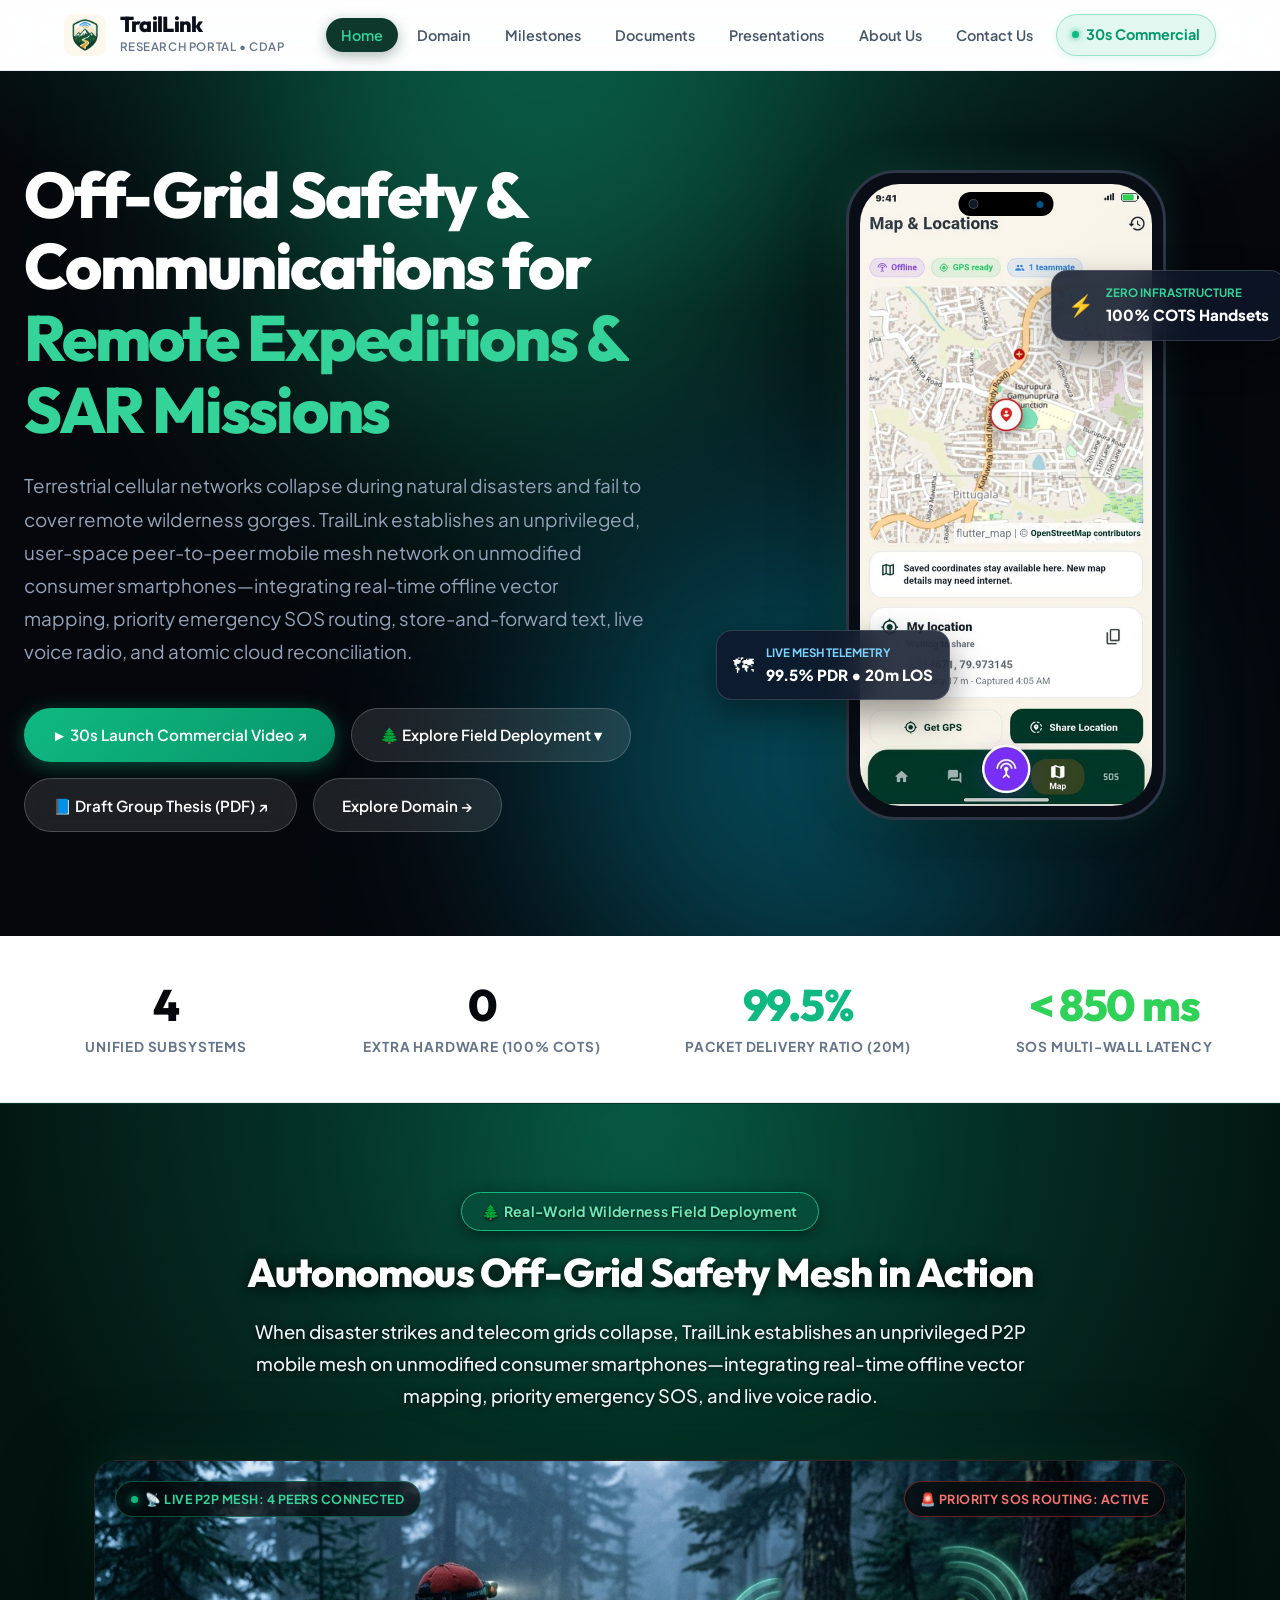
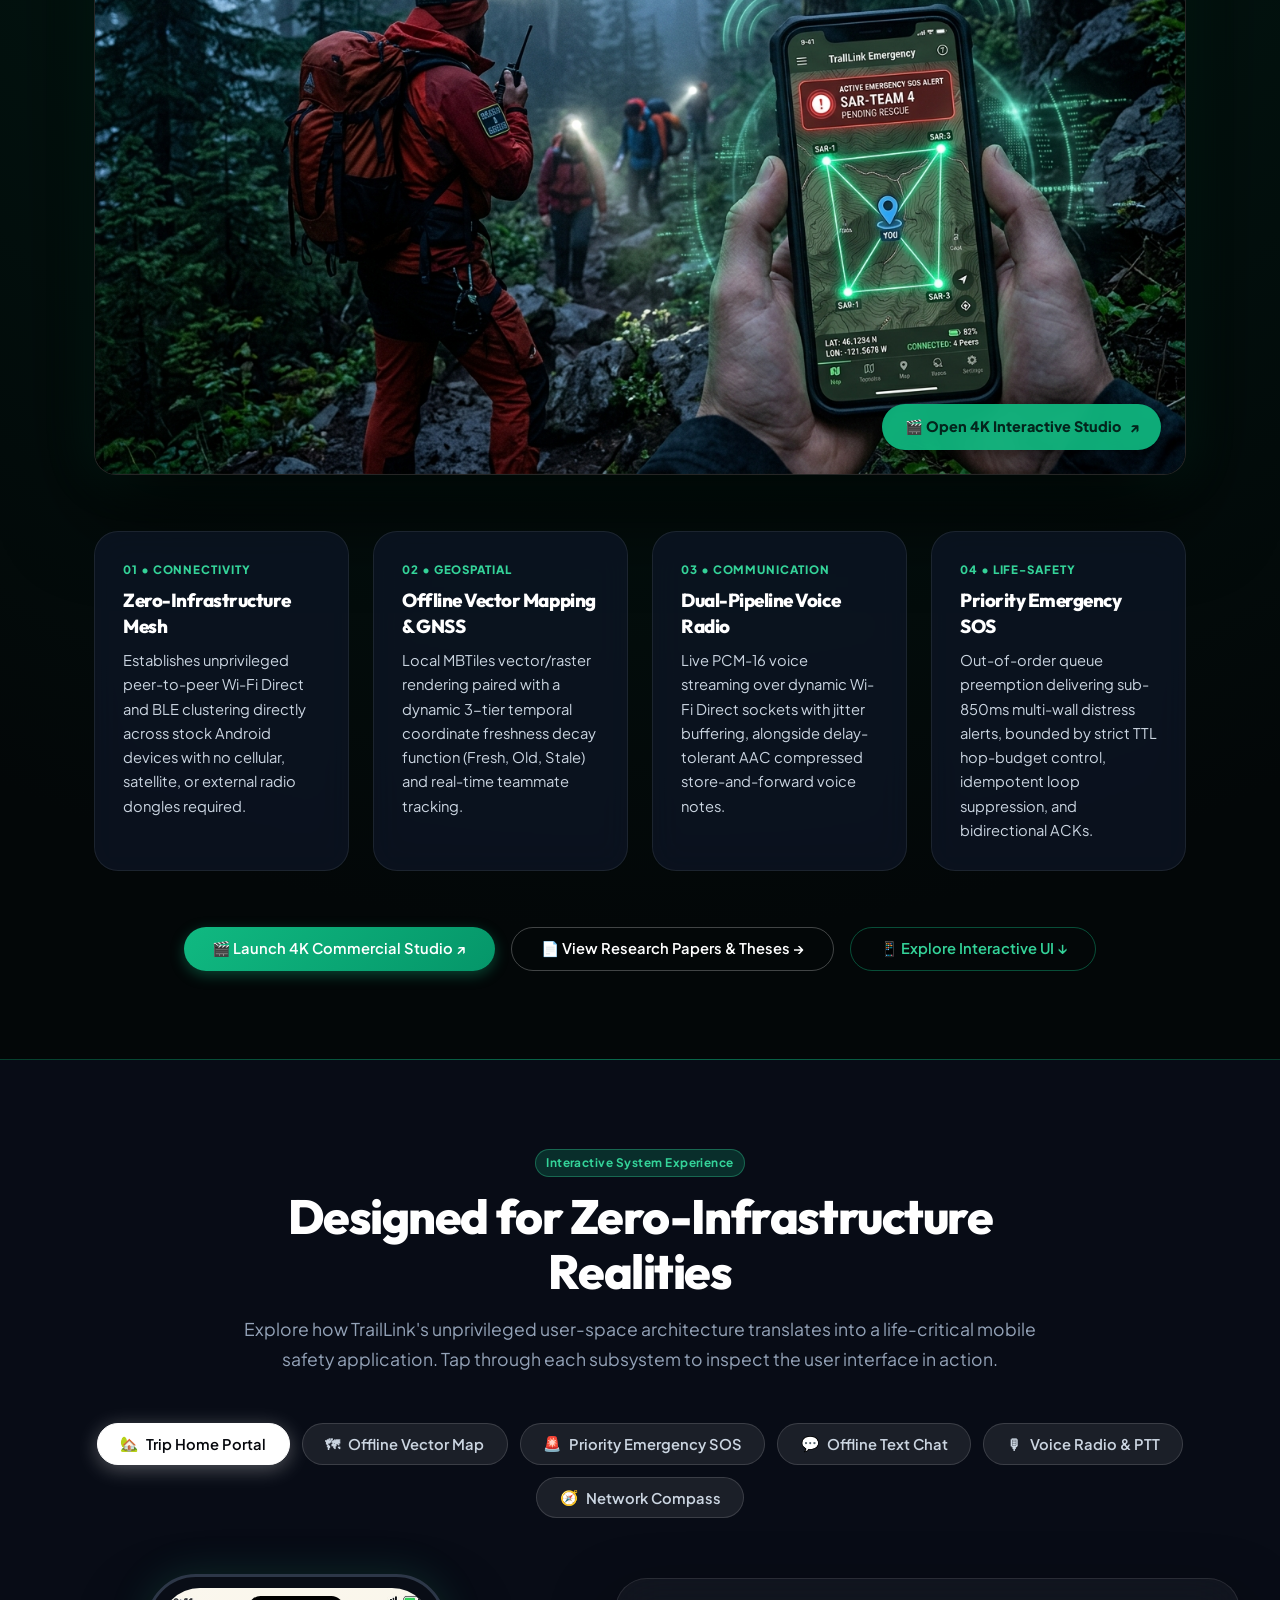
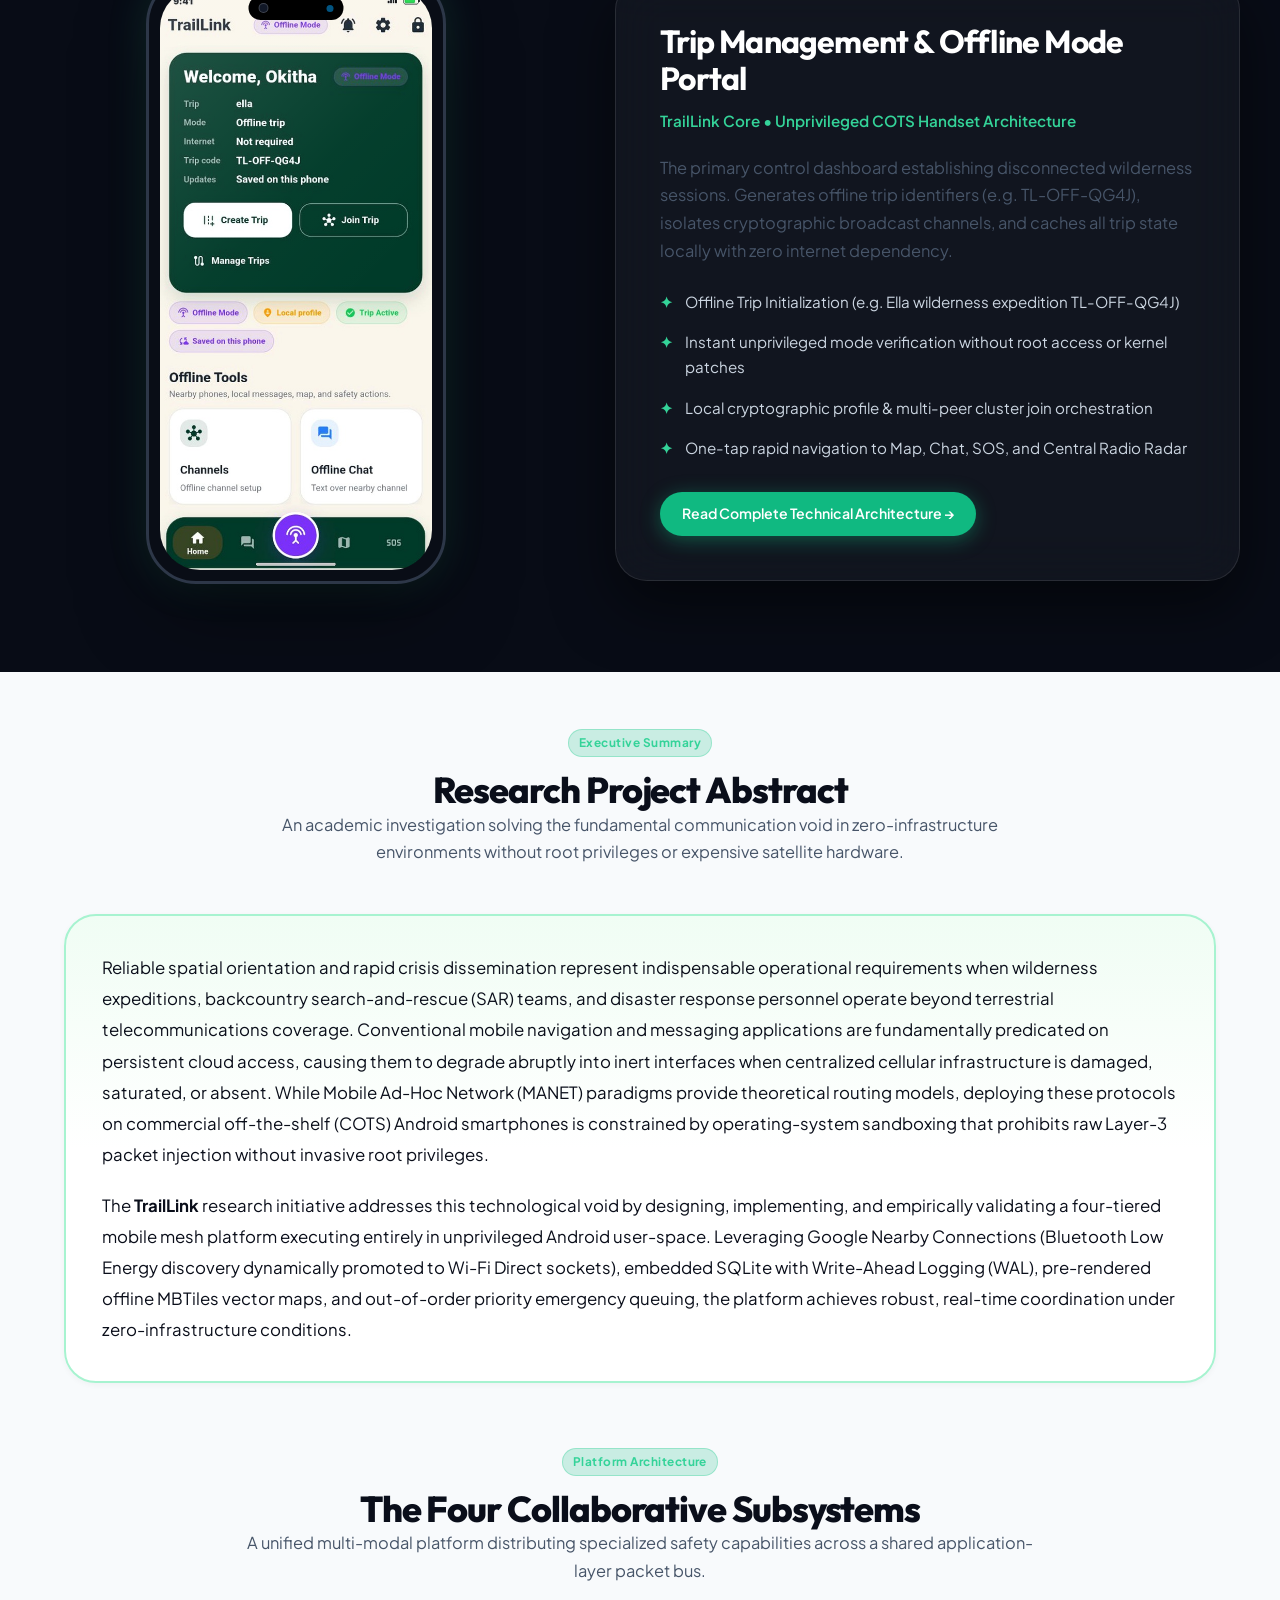
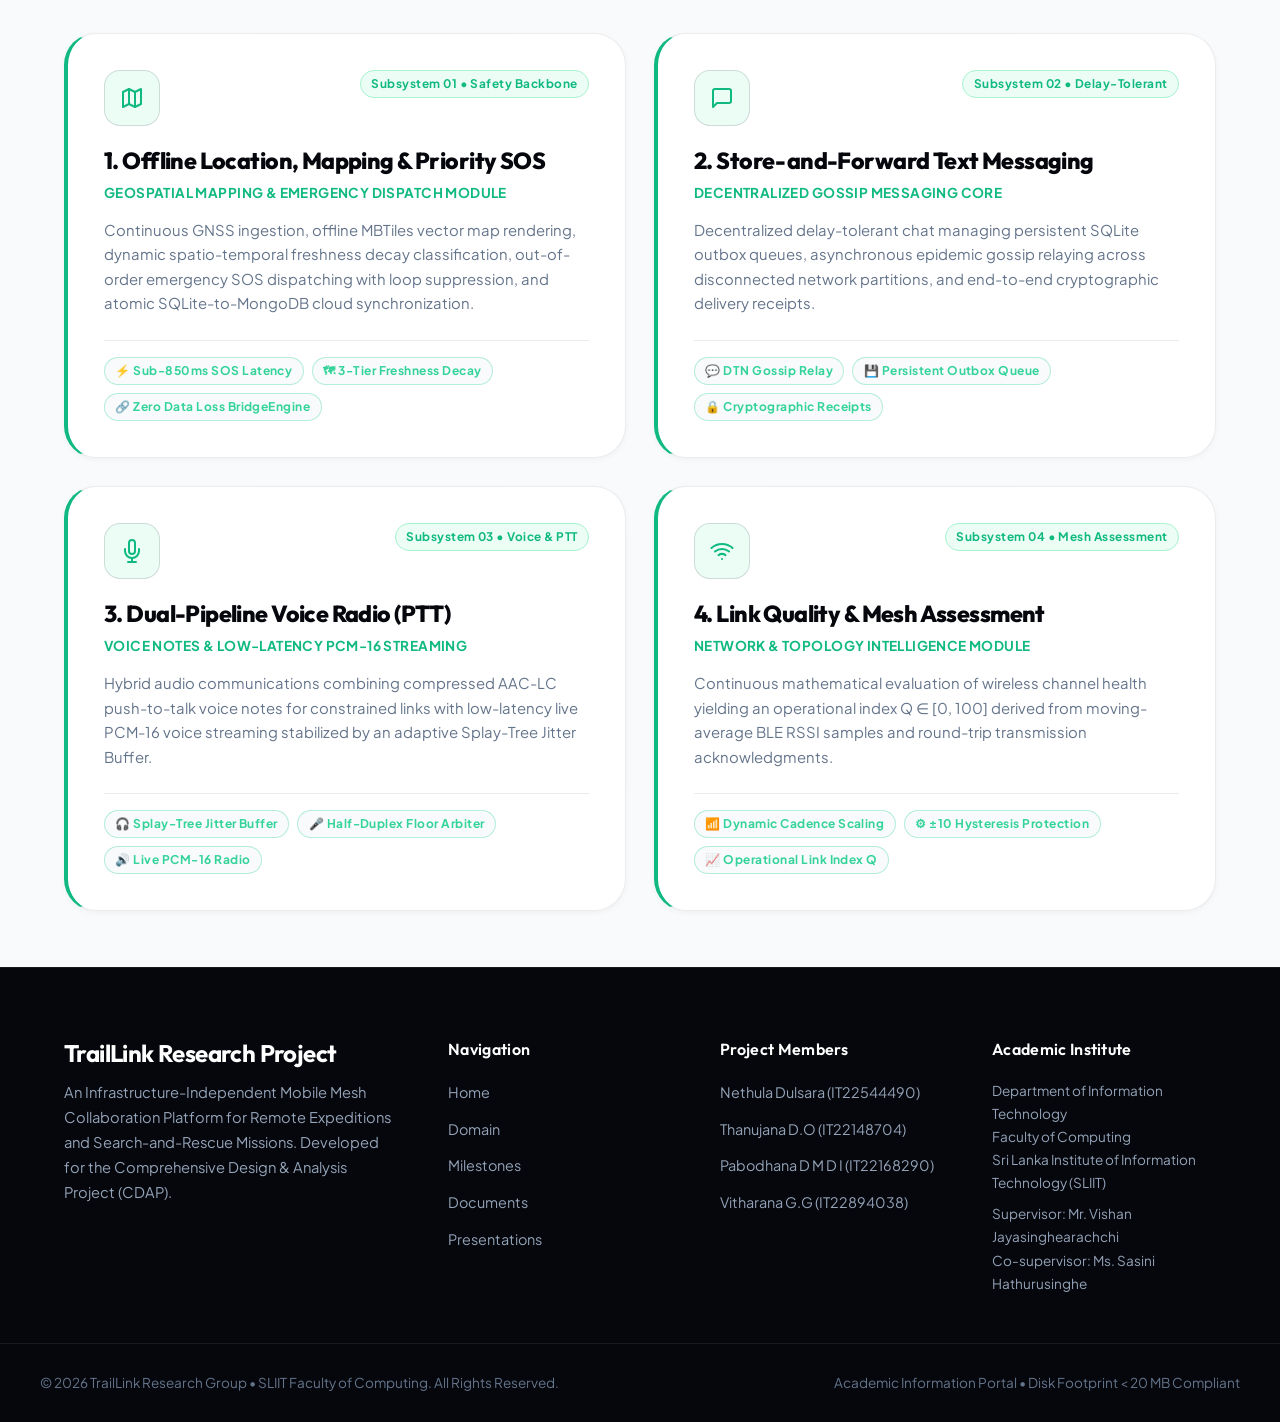
<file: index.html>
<!DOCTYPE html>
<html lang="en">
<head>
  <meta charset="UTF-8">
  <meta name="viewport" content="width=device-width, initial-scale=1.0">
  <meta name="description" content="TrailLink: Infrastructure-Independent Mobile Mesh Collaboration Platform for Remote Expeditions and Search-and-Rescue Missions. SLIIT CDAP Final Year Research Project.">
  <title>Home | TrailLink Academic Research Portal</title>
  <meta http-equiv="Cache-Control" content="no-cache, no-store, must-revalidate">
  <meta http-equiv="Pragma" content="no-cache">
  <meta http-equiv="Expires" content="0">
  <link rel="stylesheet" href="css/style.css?v=3.3">
  <link rel="icon" type="image/png" href="images/traillink_logo.png">
</head>
<body>


  <!-- Sticky Glassmorphic Header -->
  <header class="site-header">
    <div class="header-container">
      <a href="index.html?v=3.2" class="brand-wrapper" aria-label="TrailLink Home">
        <img src="images/traillink_logo.png" alt="TrailLink Logo" class="brand-logo">
        <div class="brand-text">
          <h2>TrailLink</h2>
          <span>Research Portal &bull; CDAP</span>
        </div>
      </a>

      <button class="mobile-toggle" aria-label="Toggle navigation menu" aria-expanded="false">&#9776;</button>

      <!-- Navigation conforming to CDAP guidelines: Home, Domain, Milestones, Documents, Presentations, About us, Contact us -->
      <nav class="main-nav" aria-label="Primary navigation">
        <ul>
          <li><a href="index.html?v=3.2" class="nav-link active">Home</a></li>
          <li><a href="domain.html?v=3.2" class="nav-link">Domain</a></li>
          <li><a href="milestones.html?v=3.2" class="nav-link">Milestones</a></li>
          <li><a href="documents.html?v=3.2" class="nav-link">Documents</a></li>
          <li><a href="presentations.html?v=3.2" class="nav-link">Presentations</a></li>
          <li><a href="about.html?v=3.2" class="nav-link">About Us</a></li>
          <li><a href="contact.html?v=3.2" class="nav-link">Contact Us</a></li>
          <li><a href="commercial.html" class="nav-link nav-link-commercial"><span class="play-dot"></span> 30s Commercial</a></li>
        </ul>
      </nav>
    </div>
  </header>

  <!-- Cinematic Apple Hero Section with Ambient Glow & Floating 3D Device -->
  <section class="hero-apple">
    <div class="ambient-light-orb orb-blue"></div>
    <div class="ambient-light-orb orb-cyan"></div>

    <div class="hero-apple-container">
      <div class="reveal">
        <h1>
          Off-Grid Safety &amp; Communications for <span class="text-gradient-cyan">Remote Expeditions &amp; SAR Missions</span>
        </h1>
        <p class="hero-lead-apple">
          Terrestrial cellular networks collapse during natural disasters and fail to cover remote wilderness gorges. TrailLink establishes an unprivileged, user-space peer-to-peer mobile mesh network on unmodified consumer smartphones—integrating real-time offline vector mapping, priority emergency SOS routing, store-and-forward text, live voice radio, and atomic cloud reconciliation.
        </p>
        <div class="hero-actions">
          <a href="commercial.html" class="btn-apple btn-apple-primary" style="background: linear-gradient(135deg, #10b981 0%, #059669 100%); box-shadow: 0 4px 20px rgba(16, 185, 129, 0.4);">&#9658; 30s Launch Commercial Video &nearr;</a>
          <a href="#cinematic-showcase" class="btn-apple btn-apple-glass">🌲 Explore Field Deployment &#9662;</a>
          <a href="docs/R26-IT-135_Draft_Thesis.pdf" target="_blank" class="btn-apple btn-apple-glass">📘 Draft Group Thesis (PDF) &nearr;</a>
          <a href="domain.html?v=3.2" class="btn-apple btn-apple-glass">Explore Domain &rarr;</a>
        </div>
      </div>

      <!-- Photorealistic Apple Smartphone Device Frame Mockup -->
      <div class="device-perspective-wrap reveal-scale delay-200">
        <!-- Floating Live Telemetry Chips -->
        <div class="floating-status-chip chip-left">
          <span style="font-size: 1.3rem;">&#128506;</span>
          <div>
            <div style="font-size: 0.72rem; color: #7dd3fc; text-transform: uppercase; font-weight: 700;">Live Mesh Telemetry</div>
            <div style="font-size: 0.95rem; font-weight: 800;">99.5% PDR &bull; 20m LOS</div>
          </div>
        </div>

        <div class="floating-status-chip chip-right">
          <span style="font-size: 1.3rem;">&#9889;</span>
          <div>
            <div style="font-size: 0.72rem; color: #34d399; text-transform: uppercase; font-weight: 700;">Zero Infrastructure</div>
            <div style="font-size: 0.95rem; font-weight: 800;">100% COTS Handsets</div>
          </div>
        </div>

        <div class="phone-mockup-frame">
          <!-- Dynamic Island -->
          <div class="phone-dynamic-island">
            <div class="island-camera"></div>
            <div class="island-sensor"></div>
          </div>

          <!-- Phone Screen Container with Real TrailLink Screen -->
          <div class="phone-screen-container">
            <div class="screen-glare-overlay"></div>
            <img src="images/app_screen_map.jpg" alt="TrailLink Mobile App Topographic Map Screen" id="heroPhoneImg">
          </div>
        </div>
      </div>
    </div>
  </section>

  <!-- Key Evaluation Stats Strip -->
  <section class="metrics-apple-strip" aria-label="Empirical research highlights">
    <div class="metrics-container">
      <div class="metric-box reveal">
        <h3>4</h3>
        <p>Unified Subsystems</p>
      </div>
      <div class="metric-box reveal delay-100">
        <h3>0</h3>
        <p>Extra Hardware (100% COTS)</p>
      </div>
      <div class="metric-box reveal delay-200">
        <h3 style="color: var(--apple-blue);">99.5%</h3>
        <p>Packet Delivery Ratio (20m)</p>
      </div>
      <div class="metric-box reveal delay-300">
        <h3 style="color: var(--apple-emerald);">&lt; 850 ms</h3>
        <p>SOS Multi-Wall Latency</p>
      </div>
    </div>
  </section>

  <!-- Cinematic Field Showcase Section -->
  <section id="cinematic-showcase" class="commercial-spotlight-section">
    <div class="commercial-header reveal">
      <span class="commercial-badge">
        🌲 Real-World Wilderness Field Deployment
      </span>
      <h2>Autonomous Off-Grid Safety Mesh in Action</h2>
      <p>
        When disaster strikes and telecom grids collapse, TrailLink establishes an unprivileged P2P mobile mesh on unmodified consumer smartphones—integrating real-time offline vector mapping, priority emergency SOS, and live voice radio.
      </p>
    </div>

    <div class="commercial-theater-wrap reveal-scale">
      <div class="video-screen-frame">
        <div class="video-screen-hud">
          <div class="hud-pill">
            <span class="pulse-dot"></span> 📡 LIVE P2P MESH: 4 PEERS CONNECTED
          </div>
          <div class="hud-pill" style="border-color: rgba(239, 68, 68, 0.4); color: #f87171;">
            🚨 PRIORITY SOS ROUTING: ACTIVE
          </div>
        </div>

        <img 
          src="images/traillink_cinematic_showcase.jpg" 
          alt="TrailLink Search and Rescue Field Deployment in Zero Infrastructure Wilderness" 
          class="cinematic-showcase-img"
          loading="eager">

        <a href="commercial.html" class="video-screen-overlay-btn">
          <span>🎬 Open 4K Interactive Studio</span>
          <span>&nearr;</span>
        </a>
      </div>
    </div>

    <!-- 4 Matching Feature Cards with Matching Texts -->
    <div class="commercial-features-grid">
      <!-- 01. Zero Infrastructure -->
      <article class="commercial-feature-card reveal delay-100">
        <span class="feature-step-num">01 &bull; Connectivity</span>
        <h3 class="feature-card-heading">Zero-Infrastructure Mesh</h3>
        <p class="feature-card-text">
          Establishes unprivileged peer-to-peer Wi-Fi Direct and BLE clustering directly across stock Android devices with no cellular, satellite, or external radio dongles required.
        </p>
      </article>

      <!-- 02. Offline Vector Mapping -->
      <article class="commercial-feature-card reveal delay-200">
        <span class="feature-step-num">02 &bull; Geospatial</span>
        <h3 class="feature-card-heading">Offline Vector Mapping &amp; GNSS</h3>
        <p class="feature-card-text">
          Local MBTiles vector/raster rendering paired with a dynamic 3-tier temporal coordinate freshness decay function (Fresh, Old, Stale) and real-time teammate tracking.
        </p>
      </article>

      <!-- 03. Dual-Pipeline Voice Radio -->
      <article class="commercial-feature-card reveal delay-300">
        <span class="feature-step-num">03 &bull; Communication</span>
        <h3 class="feature-card-heading">Dual-Pipeline Voice Radio</h3>
        <p class="feature-card-text">
          Live PCM-16 voice streaming over dynamic Wi-Fi Direct sockets with jitter buffering, alongside delay-tolerant AAC compressed store-and-forward voice notes.
        </p>
      </article>

      <!-- 04. Priority Emergency SOS -->
      <article class="commercial-feature-card reveal delay-400">
        <span class="feature-step-num">04 &bull; Life-Safety</span>
        <h3 class="feature-card-heading">Priority Emergency SOS</h3>
        <p class="feature-card-text">
          Out-of-order queue preemption delivering sub-850ms multi-wall distress alerts, bounded by strict TTL hop-budget control, idempotent loop suppression, and bidirectional ACKs.
        </p>
      </article>
    </div>

    <div class="commercial-cta-row reveal">
      <a href="commercial.html" class="btn btn-primary" style="font-size: 0.92rem; padding: 0.75rem 1.8rem; background: linear-gradient(135deg, #10b981 0%, #059669 100%);">
        🎬 Launch 4K Commercial Studio &nearr;
      </a>
      <a href="documents.html" class="btn btn-outline" style="font-size: 0.92rem; padding: 0.75rem 1.8rem; color: #ffffff; border-color: rgba(255, 255, 255, 0.25);">
        📄 View Research Papers &amp; Theses &rarr;
      </a>
      <a href="#showcase" class="btn btn-outline" style="font-size: 0.92rem; padding: 0.75rem 1.8rem; color: #34d399; border-color: rgba(16, 185, 129, 0.4);">
        📱 Explore Interactive UI &darr;
      </a>
    </div>
  </section>

  <!-- Apple Interactive App Showcase Section (Click to switch screens!) -->
  <section id="showcase" class="showcase-apple-section">
    <div class="showcase-header reveal">
      <span class="notice-badge" style="margin-bottom: 0.75rem;">Interactive System Experience</span>
      <h2>Designed for Zero-Infrastructure Realities</h2>
      <p>
        Explore how TrailLink's unprivileged user-space architecture translates into a life-critical mobile safety application. Tap through each subsystem to inspect the user interface in action.
      </p>
    </div>

    <!-- Showcase Navigation Tabs -->
    <div class="showcase-tabs-nav reveal delay-100">
      <button class="showcase-tab-btn active" data-showcase="home">
        <span>&#127969;</span> Trip Home Portal
      </button>
      <button class="showcase-tab-btn" data-showcase="map">
        <span>&#128506;</span> Offline Vector Map
      </button>
      <button class="showcase-tab-btn" data-showcase="sos">
        <span>&#128680;</span> Priority Emergency SOS
      </button>
      <button class="showcase-tab-btn" data-showcase="text">
        <span>&#128172;</span> Offline Text Chat
      </button>
      <button class="showcase-tab-btn" data-showcase="voice">
        <span>&#127897;</span> Voice Radio &amp; PTT
      </button>
      <button class="showcase-tab-btn" data-showcase="link">
        <span>&#129517;</span> Network Compass
      </button>
    </div>

    <!-- Interactive Display (Phone Frame + Feature Deep Dive) -->
    <div class="showcase-display-grid">
      <!-- 3D Phone Screen -->
      <div class="showcase-phone-center reveal-scale delay-200">
        <div class="phone-mockup-frame" style="width: 300px; height: 610px; animation: none;">
          <div class="phone-dynamic-island">
            <div class="island-camera"></div>
            <div class="island-sensor"></div>
          </div>
          <div class="phone-screen-container">
            <div class="screen-glare-overlay"></div>
            <img src="images/app_screen_home.jpg" alt="TrailLink App Showcase Screen" id="showcaseScreenImg">
          </div>
        </div>
      </div>

      <!-- Feature Details Pane -->
      <div class="showcase-info-pane reveal delay-300">
        <h3 id="showcaseTitle">Trip Management &amp; Offline Mode Portal</h3>
        <div class="lead-sub" id="showcaseLead">TrailLink Core &bull; Unprivileged COTS Handset Architecture</div>
        <p id="showcaseDesc">
          The primary control dashboard establishing disconnected wilderness sessions. Generates offline trip identifiers (e.g. TL-OFF-QG4J), isolates cryptographic broadcast channels, and caches all trip state locally with zero internet dependency.
        </p>
        <ul class="showcase-feature-list" id="showcaseList">
          <li>Offline Trip Initialization (e.g. Ella wilderness expedition TL-OFF-QG4J)</li>
          <li>Instant unprivileged mode verification without root access or kernel patches</li>
          <li>Local cryptographic profile &amp; multi-peer cluster join orchestration</li>
          <li>One-tap rapid navigation to Map, Chat, SOS, and Central Radio Radar</li>
        </ul>
        <div style="margin-top: 2rem;">
          <a href="domain.html#subsystem-features" class="btn-apple btn-apple-primary" style="font-size: 0.88rem; padding: 0.65rem 1.35rem;">
            Read Complete Technical Architecture &rarr;
          </a>
        </div>
      </div>
    </div>
  </section>

  <!-- Main Content: Abstract & Bento Grid -->
  <main class="main-content">
    <div class="content-container">

      <!-- Executive Abstract Card -->
      <section class="section-header reveal">
        <span class="notice-badge">Executive Summary</span>
        <h2 style="font-size: 2.25rem; margin-top: 0.75rem;">Research Project Abstract</h2>
        <p>An academic investigation solving the fundamental communication void in zero-infrastructure environments without root privileges or expensive satellite hardware.</p>
      </section>

      <div class="bento-card bento-highlight reveal delay-100" style="margin-bottom: 4rem;">
        <p style="font-size: 1.05rem; line-height: 1.85; color: var(--text-primary); margin-bottom: 1.25rem;">
          Reliable spatial orientation and rapid crisis dissemination represent indispensable operational requirements when wilderness expeditions, backcountry search-and-rescue (SAR) teams, and disaster response personnel operate beyond terrestrial telecommunications coverage. Conventional mobile navigation and messaging applications are fundamentally predicated on persistent cloud access, causing them to degrade abruptly into inert interfaces when centralized cellular infrastructure is damaged, saturated, or absent. While Mobile Ad-Hoc Network (MANET) paradigms provide theoretical routing models, deploying these protocols on commercial off-the-shelf (COTS) Android smartphones is constrained by operating-system sandboxing that prohibits raw Layer-3 packet injection without invasive root privileges.
        </p>
        <p style="font-size: 1.05rem; line-height: 1.85; color: var(--text-primary); margin: 0;">
          The <strong>TrailLink</strong> research initiative addresses this technological void by designing, implementing, and empirically validating a four-tiered mobile mesh platform executing entirely in unprivileged Android user-space. Leveraging Google Nearby Connections (Bluetooth Low Energy discovery dynamically promoted to Wi-Fi Direct sockets), embedded SQLite with Write-Ahead Logging (WAL), pre-rendered offline MBTiles vector maps, and out-of-order priority emergency queuing, the platform achieves robust, real-time coordination under zero-infrastructure conditions.
        </p>
      </div>

      <!-- Bento Grid: The 4 Synchronized Subsystems -->
      <section class="section-header reveal">
        <span class="notice-badge">Platform Architecture</span>
        <h2 style="font-size: 2.25rem; margin-top: 0.75rem;">The Four Collaborative Subsystems</h2>
        <p>A unified multi-modal platform distributing specialized safety capabilities across a shared application-layer packet bus.</p>
      </section>

      <div class="bento-grid" style="grid-template-columns: repeat(12, 1fr); gap: 1.75rem;">
        <!-- Subsystem 1 -->
        <article class="bento-card bento-col-6 reveal" style="border-left: 4px solid var(--primary); display: flex; flex-direction: column; justify-content: space-between;">
          <div>
            <div style="display: flex; justify-content: space-between; align-items: flex-start; margin-bottom: 1.25rem;">
              <div class="bento-icon-box" style="background: #ecfdf5; color: var(--primary); margin-bottom: 0;">
                <svg width="24" height="24" viewBox="0 0 24 24" fill="none" stroke="currentColor" stroke-width="2" stroke-linecap="round" stroke-linejoin="round">
                  <polygon points="3 6 9 3 15 6 21 3 21 18 15 21 9 18 3 21"></polygon>
                  <line x1="9" y1="3" x2="9" y2="18"></line>
                  <line x1="15" y1="6" x2="15" y2="21"></line>
                </svg>
              </div>
              <span class="notice-badge" style="background: #ecfdf5; color: var(--primary); border-color: #a7f3d0; font-weight: 700;">Subsystem 01 &bull; Safety Backbone</span>
            </div>
            <h3 style="font-size: 1.45rem; font-weight: 800; color: var(--apple-black); margin-bottom: 0.35rem; line-height: 1.3;">1. Offline Location, Mapping &amp; Priority SOS</h3>
            <div style="font-size: 0.85rem; font-weight: 700; color: var(--primary); letter-spacing: 0.03em; text-transform: uppercase; margin-bottom: 0.85rem;">
              Geospatial Mapping &amp; Emergency Dispatch Module
            </div>
            <p style="font-size: 0.93rem; line-height: 1.65; color: var(--text-muted); margin-bottom: 1.5rem;">
              Continuous GNSS ingestion, offline MBTiles vector map rendering, dynamic spatio-temporal freshness decay classification, out-of-order emergency SOS dispatching with loop suppression, and atomic SQLite-to-MongoDB cloud synchronization.
            </p>
          </div>
          <div style="display: flex; gap: 0.5rem; flex-wrap: wrap; margin-top: auto; padding-top: 1rem; border-top: 1px solid var(--border-subtle);">
            <span class="notice-badge" style="font-size: 0.75rem; background: var(--bg-card-alt);">&#9889; Sub-850ms SOS Latency</span>
            <span class="notice-badge" style="font-size: 0.75rem; background: var(--bg-card-alt);">&#128506; 3-Tier Freshness Decay</span>
            <span class="notice-badge" style="font-size: 0.75rem; background: var(--bg-card-alt);">&#128279; Zero Data Loss BridgeEngine</span>
          </div>
        </article>

        <!-- Subsystem 2 -->
        <article class="bento-card bento-col-6 reveal delay-100" style="border-left: 4px solid var(--primary); display: flex; flex-direction: column; justify-content: space-between;">
          <div>
            <div style="display: flex; justify-content: space-between; align-items: flex-start; margin-bottom: 1.25rem;">
              <div class="bento-icon-box" style="background: #ecfdf5; color: var(--primary); margin-bottom: 0;">
                <svg width="24" height="24" viewBox="0 0 24 24" fill="none" stroke="currentColor" stroke-width="2" stroke-linecap="round" stroke-linejoin="round">
                  <path d="M21 15a2 2 0 0 1-2 2H7l-4 4V5a2 2 0 0 1 2-2h14a2 2 0 0 1 2 2z"></path>
                </svg>
              </div>
              <span class="notice-badge" style="background: #ecfdf5; color: var(--primary); border-color: #a7f3d0; font-weight: 700;">Subsystem 02 &bull; Delay-Tolerant</span>
            </div>
            <h3 style="font-size: 1.45rem; font-weight: 800; color: var(--apple-black); margin-bottom: 0.35rem; line-height: 1.3;">2. Store-and-Forward Text Messaging</h3>
            <div style="font-size: 0.85rem; font-weight: 700; color: var(--primary); letter-spacing: 0.03em; text-transform: uppercase; margin-bottom: 0.85rem;">
              Decentralized Gossip Messaging Core
            </div>
            <p style="font-size: 0.93rem; line-height: 1.65; color: var(--text-muted); margin-bottom: 1.5rem;">
              Decentralized delay-tolerant chat managing persistent SQLite outbox queues, asynchronous epidemic gossip relaying across disconnected network partitions, and end-to-end cryptographic delivery receipts.
            </p>
          </div>
          <div style="display: flex; gap: 0.5rem; flex-wrap: wrap; margin-top: auto; padding-top: 1rem; border-top: 1px solid var(--border-subtle);">
            <span class="notice-badge" style="font-size: 0.75rem; background: var(--bg-card-alt);">&#128172; DTN Gossip Relay</span>
            <span class="notice-badge" style="font-size: 0.75rem; background: var(--bg-card-alt);">&#128190; Persistent Outbox Queue</span>
            <span class="notice-badge" style="font-size: 0.75rem; background: var(--bg-card-alt);">&#128274; Cryptographic Receipts</span>
          </div>
        </article>

        <!-- Subsystem 3 -->
        <article class="bento-card bento-col-6 reveal delay-200" style="border-left: 4px solid var(--primary); display: flex; flex-direction: column; justify-content: space-between;">
          <div>
            <div style="display: flex; justify-content: space-between; align-items: flex-start; margin-bottom: 1.25rem;">
              <div class="bento-icon-box" style="background: #ecfdf5; color: var(--primary); margin-bottom: 0;">
                <svg width="24" height="24" viewBox="0 0 24 24" fill="none" stroke="currentColor" stroke-width="2" stroke-linecap="round" stroke-linejoin="round">
                  <path d="M12 1a3 3 0 0 0-3 3v8a3 3 0 0 0 6 0V4a3 3 0 0 0-3-3z"></path>
                  <path d="M19 10v2a7 7 0 0 1-14 0v-2"></path>
                  <line x1="12" y1="19" x2="12" y2="23"></line>
                  <line x1="8" y1="23" x2="16" y2="23"></line>
                </svg>
              </div>
              <span class="notice-badge" style="background: #ecfdf5; color: var(--primary); border-color: #a7f3d0; font-weight: 700;">Subsystem 03 &bull; Voice &amp; PTT</span>
            </div>
            <h3 style="font-size: 1.45rem; font-weight: 800; color: var(--apple-black); margin-bottom: 0.35rem; line-height: 1.3;">3. Dual-Pipeline Voice Radio (PTT)</h3>
            <div style="font-size: 0.85rem; font-weight: 700; color: var(--primary); letter-spacing: 0.03em; text-transform: uppercase; margin-bottom: 0.85rem;">
              Voice Notes &amp; Low-Latency PCM-16 Streaming
            </div>
            <p style="font-size: 0.93rem; line-height: 1.65; color: var(--text-muted); margin-bottom: 1.5rem;">
              Hybrid audio communications combining compressed AAC-LC push-to-talk voice notes for constrained links with low-latency live PCM-16 voice streaming stabilized by an adaptive Splay-Tree Jitter Buffer.
            </p>
          </div>
          <div style="display: flex; gap: 0.5rem; flex-wrap: wrap; margin-top: auto; padding-top: 1rem; border-top: 1px solid var(--border-subtle);">
            <span class="notice-badge" style="font-size: 0.75rem; background: var(--bg-card-alt);">&#127911; Splay-Tree Jitter Buffer</span>
            <span class="notice-badge" style="font-size: 0.75rem; background: var(--bg-card-alt);">&#127908; Half-Duplex Floor Arbiter</span>
            <span class="notice-badge" style="font-size: 0.75rem; background: var(--bg-card-alt);">&#128266; Live PCM-16 Radio</span>
          </div>
        </article>

        <!-- Subsystem 4 -->
        <article class="bento-card bento-col-6 reveal delay-300" style="border-left: 4px solid var(--primary); display: flex; flex-direction: column; justify-content: space-between;">
          <div>
            <div style="display: flex; justify-content: space-between; align-items: flex-start; margin-bottom: 1.25rem;">
              <div class="bento-icon-box" style="background: #ecfdf5; color: var(--primary); margin-bottom: 0;">
                <svg width="24" height="24" viewBox="0 0 24 24" fill="none" stroke="currentColor" stroke-width="2" stroke-linecap="round" stroke-linejoin="round">
                  <path d="M5 12.55a11 11 0 0 1 14.08 0"></path>
                  <path d="M1.42 9a16 16 0 0 1 21.16 0"></path>
                  <path d="M8.53 16.11a6 6 0 0 1 6.95 0"></path>
                  <line x1="12" y1="20" x2="12.01" y2="20"></line>
                </svg>
              </div>
              <span class="notice-badge" style="background: #ecfdf5; color: var(--primary); border-color: #a7f3d0; font-weight: 700;">Subsystem 04 &bull; Mesh Assessment</span>
            </div>
            <h3 style="font-size: 1.45rem; font-weight: 800; color: var(--apple-black); margin-bottom: 0.35rem; line-height: 1.3;">4. Link Quality &amp; Mesh Assessment</h3>
            <div style="font-size: 0.85rem; font-weight: 700; color: var(--primary); letter-spacing: 0.03em; text-transform: uppercase; margin-bottom: 0.85rem;">
              Network &amp; Topology Intelligence Module
            </div>
            <p style="font-size: 0.93rem; line-height: 1.65; color: var(--text-muted); margin-bottom: 1.5rem;">
              Continuous mathematical evaluation of wireless channel health yielding an operational index Q &in; [0, 100] derived from moving-average BLE RSSI samples and round-trip transmission acknowledgments.
            </p>
          </div>
          <div style="display: flex; gap: 0.5rem; flex-wrap: wrap; margin-top: auto; padding-top: 1rem; border-top: 1px solid var(--border-subtle);">
            <span class="notice-badge" style="font-size: 0.75rem; background: var(--bg-card-alt);">&#128246; Dynamic Cadence Scaling</span>
            <span class="notice-badge" style="font-size: 0.75rem; background: var(--bg-card-alt);">&#9881; &plusmn;10 Hysteresis Protection</span>
            <span class="notice-badge" style="font-size: 0.75rem; background: var(--bg-card-alt);">&#128200; Operational Link Index Q</span>
          </div>
        </article>
      </div>
    </div>
  </main>

  <!-- Site Footer -->
  <footer class="site-footer">
    <div class="footer-top">
      <div class="footer-brand">
        <h3>TrailLink Research Project</h3>
        <p>
          An Infrastructure-Independent Mobile Mesh Collaboration Platform for Remote Expeditions and Search-and-Rescue Missions. Developed for the Comprehensive Design &amp; Analysis Project (CDAP).
        </p>
      </div>
      <div class="footer-col">
        <h4>Navigation</h4>
        <ul>
          <li><a href="index.html?v=3.2">Home</a></li>
          <li><a href="domain.html?v=3.2">Domain</a></li>
          <li><a href="milestones.html?v=3.2">Milestones</a></li>
          <li><a href="documents.html?v=3.2">Documents</a></li>
          <li><a href="presentations.html?v=3.2">Presentations</a></li>
        </ul>
      </div>
      <div class="footer-col">
        <h4>Project Members</h4>
        <ul>
          <li><a href="about.html?v=3.2">Nethula Dulsara (IT22544490)</a></li>
          <li><a href="about.html?v=3.2">Thanujana D.O (IT22148704)</a></li>
          <li><a href="about.html?v=3.2">Pabodhana D M D I (IT22168290)</a></li>
          <li><a href="about.html?v=3.2">Vitharana G.G (IT22894038)</a></li>
        </ul>
      </div>
      <div class="footer-col">
        <h4>Academic Institute</h4>
        <p style="font-size: 0.85rem; color: #94a3b8; margin-bottom: 0.5rem;">
          Department of Information Technology<br>
          Faculty of Computing<br>
          Sri Lanka Institute of Information Technology (SLIIT)
        </p>
        <p style="font-size: 0.85rem; color: #94a3b8;">
          Supervisor: Mr. Vishan Jayasinghearachchi<br>
          Co-supervisor: Ms. Sasini Hathurusinghe
        </p>
      </div>
    </div>
    <div class="footer-bottom">
      <div class="footer-bottom-container">
        <div>&copy; 2026 TrailLink Research Group &bull; SLIIT Faculty of Computing. All Rights Reserved.</div>
        <div>Academic Information Portal &bull; Disk Footprint &lt; 20 MB Compliant</div>
      </div>
    </div>
  </footer>

  <script src="js/main.js?v=3.2"></script>
</body>
</html>
</file>
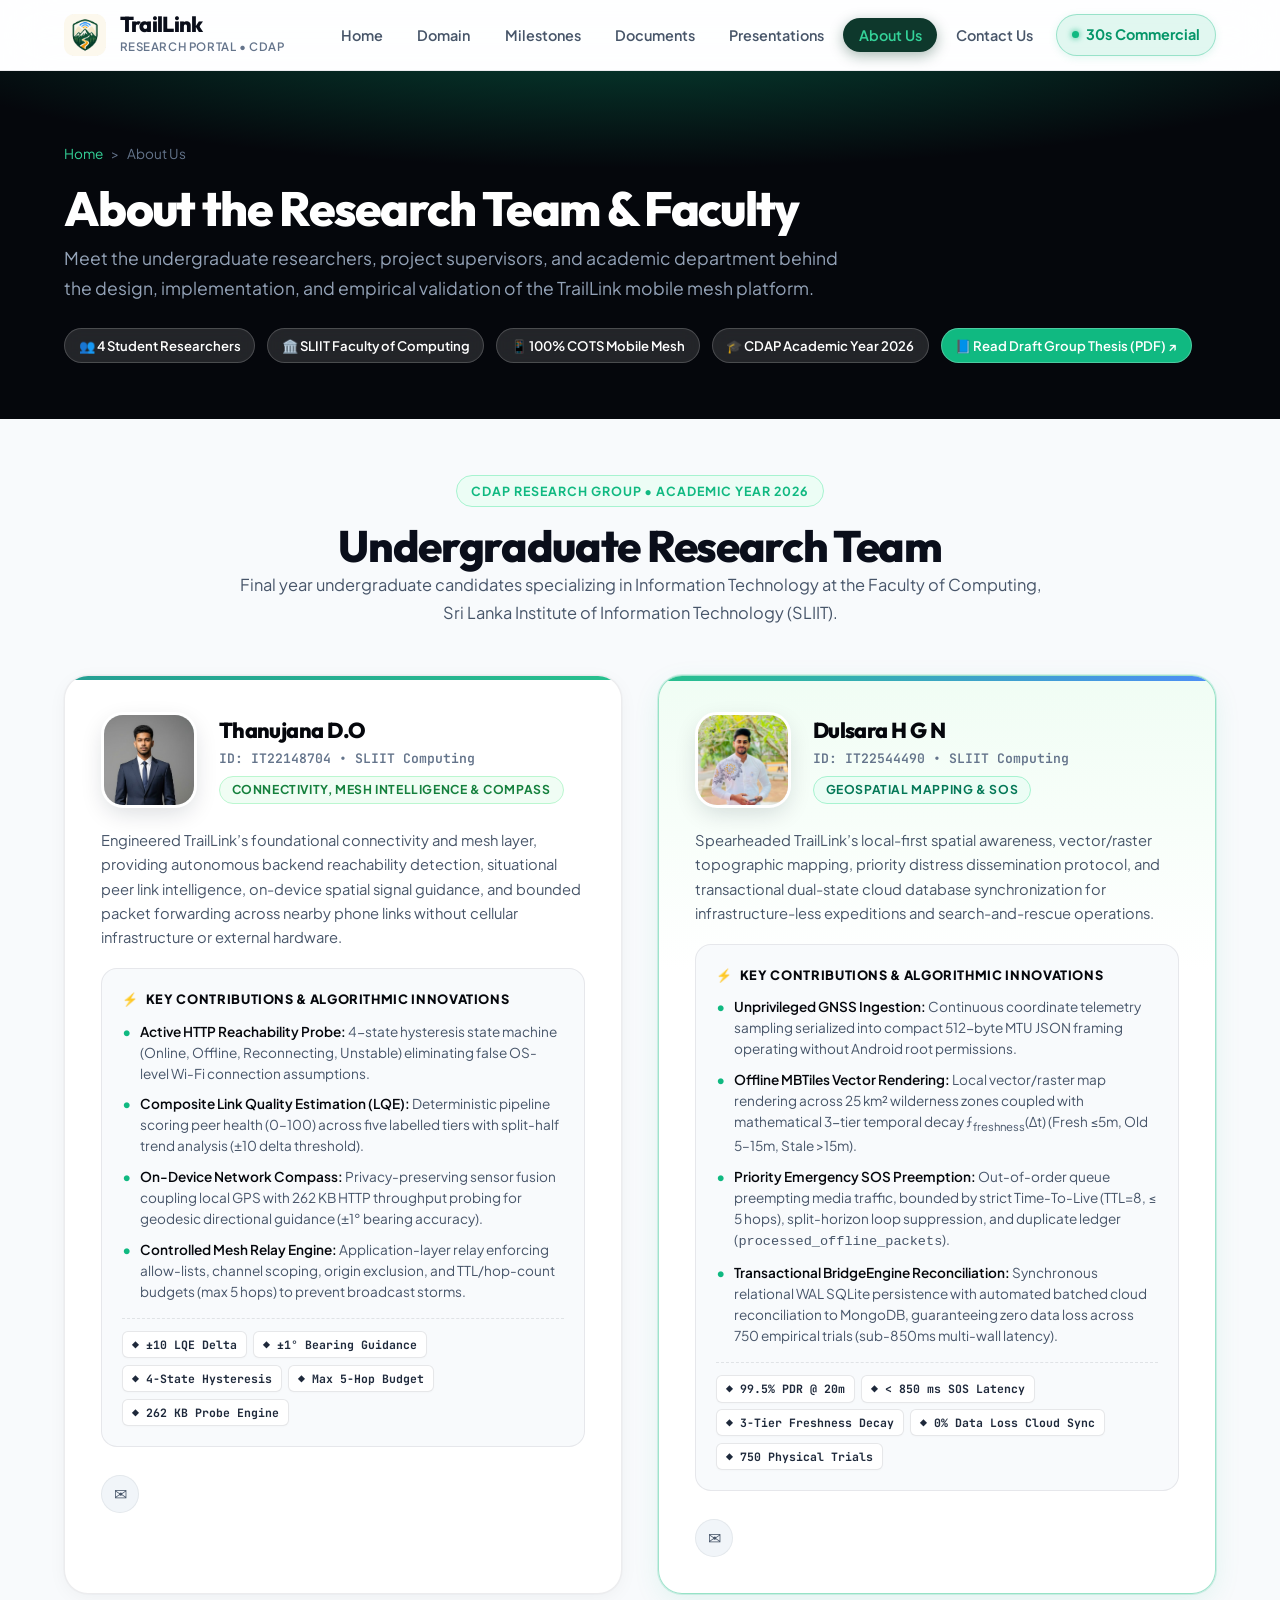
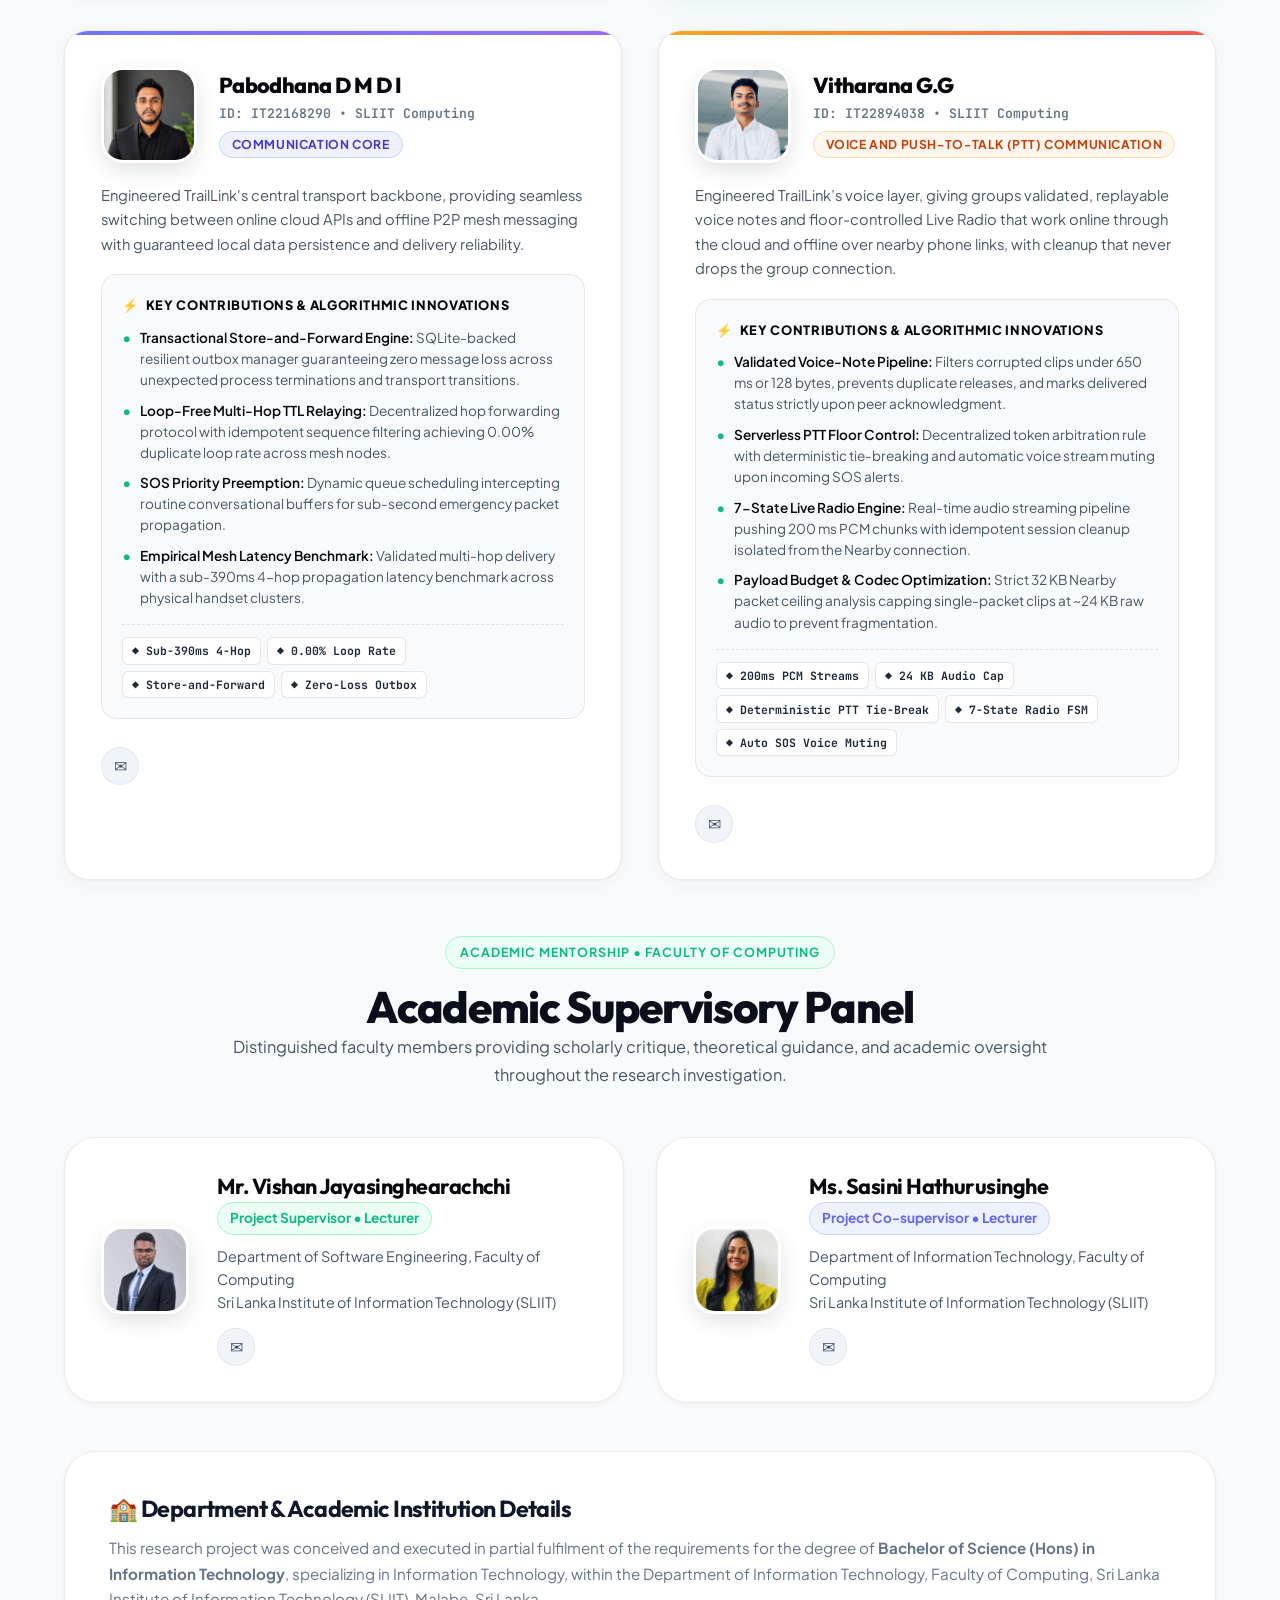
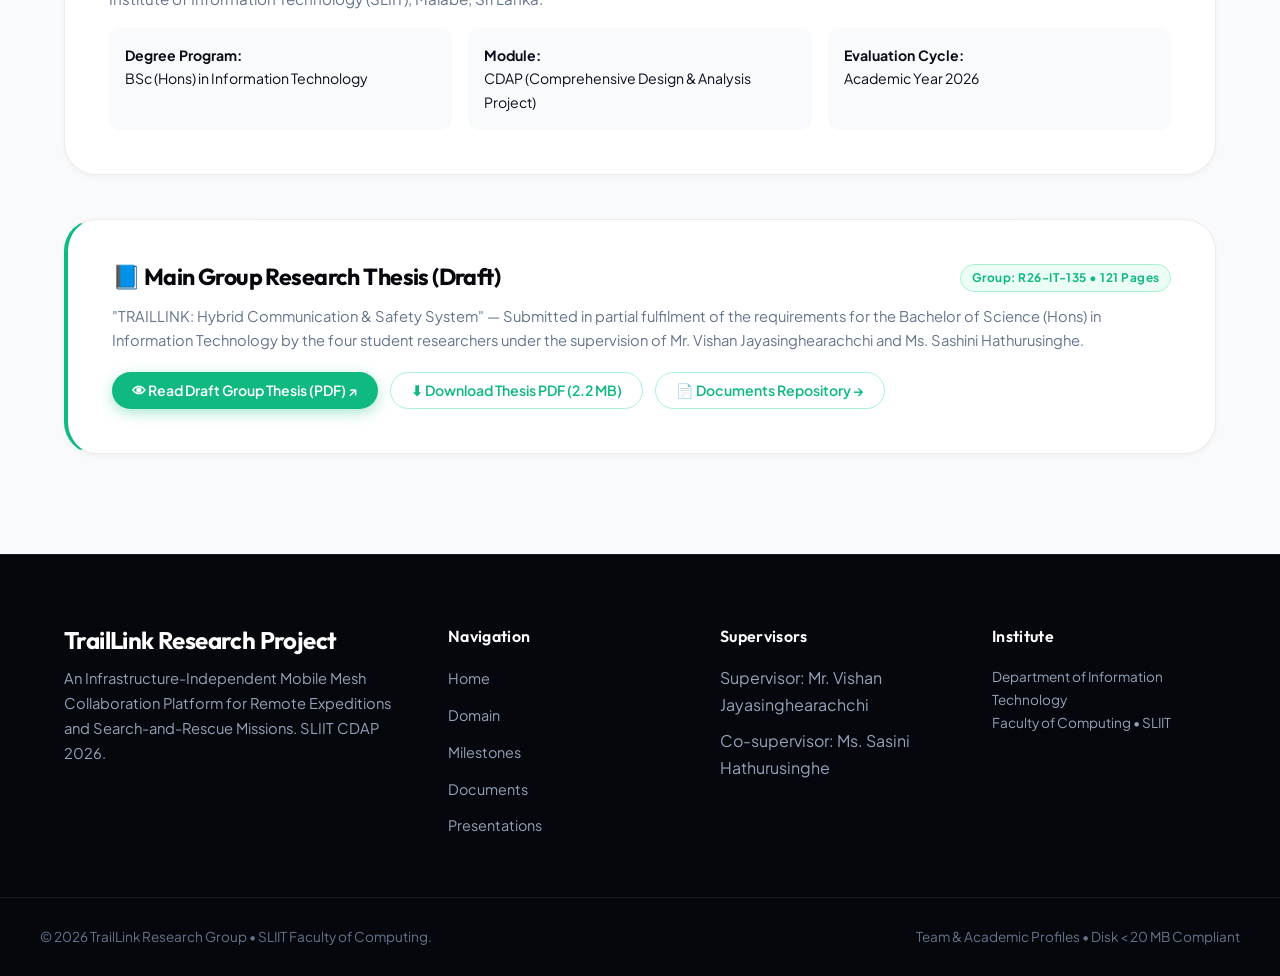
<file: about.html>
<!DOCTYPE html>
<html lang="en">

<head>
  <meta charset="UTF-8">
  <meta name="viewport" content="width=device-width, initial-scale=1.0">
  <meta name="description"
    content="About Us: Research Team Members, Supervisors, Academic Specializations, and Department Details for TrailLink Research Project.">
  <title>About Us | TrailLink Academic Research Portal</title>
  <link rel="stylesheet" href="css/style.css?v=3.3">
  <link rel="icon" type="image/png" href="images/traillink_logo.png">
</head>

<body>


  <!-- Main Header -->
  <header class="site-header">
    <div class="header-container">
      <a href="index.html?v=3.2" class="brand-wrapper">
        <img src="images/traillink_logo.png" alt="TrailLink Logo" class="brand-logo">
        <div class="brand-text">
          <h2>TrailLink</h2>
          <span>Research Portal &bull; CDAP</span>
        </div>
      </a>

      <button class="mobile-toggle" aria-label="Toggle navigation menu" aria-expanded="false">&#9776;</button>

      <nav class="main-nav" aria-label="Primary navigation">
        <ul>
          <li><a href="index.html?v=3.2" class="nav-link">Home</a></li>
          <li><a href="domain.html?v=3.2" class="nav-link">Domain</a></li>
          <li><a href="milestones.html?v=3.2" class="nav-link">Milestones</a></li>
          <li><a href="documents.html?v=3.2" class="nav-link">Documents</a></li>
          <li><a href="presentations.html?v=3.2" class="nav-link">Presentations</a></li>
          <li><a href="about.html?v=3.2" class="nav-link active">About Us</a></li>
          <li><a href="contact.html?v=3.2" class="nav-link">Contact Us</a></li>
          <li><a href="commercial.html" class="nav-link nav-link-commercial"><span class="play-dot"></span> 30s Commercial</a></li>
        </ul>
      </nav>
    </div>
  </header>

  <!-- Page Banner -->
  <section class="page-banner">
    <div class="page-banner-container">
      <div class="breadcrumbs">
        <a href="index.html?v=3.2">Home</a> &gt; <span>About Us</span>
      </div>
      <h1>About the Research Team &amp; Faculty</h1>
      <p>
        Meet the undergraduate researchers, project supervisors, and academic department behind the design,
        implementation, and empirical validation of the TrailLink mobile mesh platform.
      </p>
      <div class="banner-quick-stats" style="display: flex; gap: 0.75rem; flex-wrap: wrap; margin-top: 1.5rem;">
        <span
          style="display: inline-flex; align-items: center; gap: 0.4rem; background: rgba(255,255,255,0.12); padding: 0.35rem 0.85rem; border-radius: 999px; font-size: 0.82rem; font-weight: 600; color: #ffffff; backdrop-filter: blur(10px); border: 1px solid rgba(255,255,255,0.18);">
          👥 4 Student Researchers
        </span>
        <span
          style="display: inline-flex; align-items: center; gap: 0.4rem; background: rgba(255,255,255,0.12); padding: 0.35rem 0.85rem; border-radius: 999px; font-size: 0.82rem; font-weight: 600; color: #ffffff; backdrop-filter: blur(10px); border: 1px solid rgba(255,255,255,0.18);">
          🏛️ SLIIT Faculty of Computing
        </span>
        <span
          style="display: inline-flex; align-items: center; gap: 0.4rem; background: rgba(255,255,255,0.12); padding: 0.35rem 0.85rem; border-radius: 999px; font-size: 0.82rem; font-weight: 600; color: #ffffff; backdrop-filter: blur(10px); border: 1px solid rgba(255,255,255,0.18);">
          📱 100% COTS Mobile Mesh
        </span>
        <span
          style="display: inline-flex; align-items: center; gap: 0.4rem; background: rgba(255,255,255,0.12); padding: 0.35rem 0.85rem; border-radius: 999px; font-size: 0.82rem; font-weight: 600; color: #ffffff; backdrop-filter: blur(10px); border: 1px solid rgba(255,255,255,0.18);">
          🎓 CDAP Academic Year 2026
        </span>
        <a href="docs/R26-IT-135_Draft_Thesis.pdf" target="_blank"
          style="display: inline-flex; align-items: center; gap: 0.4rem; background: var(--primary); padding: 0.35rem 0.85rem; border-radius: 999px; font-size: 0.82rem; font-weight: 600; color: #ffffff; text-decoration: none; border: 1px solid rgba(255,255,255,0.25);">
          &#128216; Read Draft Group Thesis (PDF) &nearr;
        </a>
      </div>
    </div>
  </section>

  <!-- Main Content -->
  <main class="main-content">
    <div class="content-container">

      <!-- Research Team Members Grid -->
      <section class="section-header">
        <span class="section-tag">CDAP Research Group &bull; Academic Year 2026</span>
        <h2 class="section-title">Undergraduate Research Team</h2>
        <p class="section-subtitle">
          Final year undergraduate candidates specializing in Information Technology at the Faculty of Computing, Sri
          Lanka Institute of Information Technology (SLIIT).
        </p>
      </section>

      <div class="team-grid">

        <!-- Student 1: Thanujana D.O (Component 4) -->
        <article class="team-card card-thanujana reveal">
          <div class="team-card-top">
            <div class="team-photo-wrap">
              <img src="images/team_thanujana.jpg" alt="Thanujana D.O" class="team-photo-img">
            </div>
            <div class="team-meta-head">
              <h3>Thanujana D.O</h3>
              <div class="team-id-badge">ID: IT22148704 &bull; SLIIT Computing</div>
              <span class="team-role-pill pill-c4">Connectivity, Mesh Intelligence &amp; Compass</span>
            </div>
          </div>
          <div class="team-info">
            <p class="team-desc">
              Engineered TrailLink’s foundational connectivity and mesh layer, providing autonomous backend reachability
              detection, situational peer link intelligence, on-device spatial signal guidance, and bounded packet
              forwarding across nearby phone links without cellular infrastructure or external hardware.
            </p>
            <div class="team-achievement-box">
              <div class="team-contrib-title">
                <span>&#9889;</span> Key Contributions &amp; Algorithmic Innovations
              </div>
              <ul class="team-contrib-list">
                <li><strong>Active HTTP Reachability Probe:</strong> 4-state hysteresis state machine (Online, Offline,
                  Reconnecting, Unstable) eliminating false OS-level Wi-Fi connection assumptions.</li>
                <li><strong>Composite Link Quality Estimation (LQE):</strong> Deterministic pipeline scoring peer health
                  (0–100) across five labelled tiers with split-half trend analysis (&plusmn;10 delta threshold).</li>
                <li><strong>On-Device Network Compass:</strong> Privacy-preserving sensor fusion coupling local GPS with
                  262 KB HTTP throughput probing for geodesic directional guidance (&plusmn;1&deg; bearing accuracy).
                </li>
                <li><strong>Controlled Mesh Relay Engine:</strong> Application-layer relay enforcing allow-lists,
                  channel scoping, origin exclusion, and TTL/hop-count budgets (max 5 hops) to prevent broadcast storms.
                </li>
              </ul>
              <div class="team-metrics-tags">
                <span class="team-metric-pill">&#9670; &plusmn;10 LQE Delta</span>
                <span class="team-metric-pill">&#9670; &plusmn;1&deg; Bearing Guidance</span>
                <span class="team-metric-pill">&#9670; 4-State Hysteresis</span>
                <span class="team-metric-pill">&#9670; Max 5-Hop Budget</span>
                <span class="team-metric-pill">&#9670; 262 KB Probe Engine</span>
              </div>
            </div>
            <div class="team-contacts">
              <a href="mailto:it22148704@my.sliit.lk" class="contact-icon-btn" title="Email Student">&#9993;</a>
            </div>
          </div>
        </article>

        <!-- Student 2: Dulsara H G N (Component 1) -->
        <article class="team-card card-dulsara featured-candidate reveal">
          <div class="team-card-top">
            <div class="team-photo-wrap">
              <img src="images/team_dulsara.jpg" alt="Dulsara H G N" class="team-photo-img">
            </div>
            <div class="team-meta-head">
              <h3>Dulsara H G N</h3>
              <div class="team-id-badge">ID: IT22544490 &bull; SLIIT Computing</div>
              <span class="team-role-pill pill-c1">Geospatial Mapping &amp; SOS</span>
            </div>
          </div>
          <div class="team-info">
            <p class="team-desc">
              Spearheaded TrailLink’s local-first spatial awareness, vector/raster topographic mapping, priority
              distress dissemination protocol, and transactional dual-state cloud database synchronization for
              infrastructure-less expeditions and search-and-rescue operations.
            </p>
            <div class="team-achievement-box">
              <div class="team-contrib-title">
                <span>&#9889;</span> Key Contributions &amp; Algorithmic Innovations
              </div>
              <ul class="team-contrib-list">
                <li><strong>Unprivileged GNSS Ingestion:</strong> Continuous coordinate telemetry sampling serialized
                  into compact 512-byte MTU JSON framing operating without Android root permissions.</li>
                <li><strong>Offline MBTiles Vector Rendering:</strong> Local vector/raster map rendering across 25
                  km&sup2; wilderness zones coupled with mathematical 3-tier temporal decay
                  &fnof;<sub>freshness</sub>(&Delta;t) (Fresh &le;5m, Old 5&ndash;15m, Stale &gt;15m).</li>
                <li><strong>Priority Emergency SOS Preemption:</strong> Out-of-order queue preempting media traffic,
                  bounded by strict Time-To-Live (TTL=8, &le; 5 hops), split-horizon loop suppression, and duplicate
                  ledger (<code>processed_offline_packets</code>).</li>
                <li><strong>Transactional BridgeEngine Reconciliation:</strong> Synchronous relational WAL SQLite
                  persistence with automated batched cloud reconciliation to MongoDB, guaranteeing zero data loss across
                  750 empirical trials (sub-850ms multi-wall latency).</li>
              </ul>
              <div class="team-metrics-tags">
                <span class="team-metric-pill">&#9670; 99.5% PDR @ 20m</span>
                <span class="team-metric-pill">&#9670; &lt; 850 ms SOS Latency</span>
                <span class="team-metric-pill">&#9670; 3-Tier Freshness Decay</span>
                <span class="team-metric-pill">&#9670; 0% Data Loss Cloud Sync</span>
                <span class="team-metric-pill">&#9670; 750 Physical Trials</span>
              </div>
            </div>
            <div class="team-contacts">
              <a href="mailto:it22544490@my.sliit.lk" class="contact-icon-btn" title="Email Student">&#9993;</a>
            </div>
          </div>
        </article>

        <!-- Student 3: Pabodhana D M D I (Component 2) -->
        <article class="team-card card-deshitha reveal">
          <div class="team-card-top">
            <div class="team-photo-wrap">
              <img src="images/team_deshitha.jpg" alt="Pabodhana D M D I" class="team-photo-img">
            </div>
            <div class="team-meta-head">
              <h3>Pabodhana D M D I</h3>
              <div class="team-id-badge">ID: IT22168290 &bull; SLIIT Computing</div>
              <span class="team-role-pill pill-c2">Communication Core</span>
            </div>
          </div>
          <div class="team-info">
            <p class="team-desc">
              Engineered TrailLink's central transport backbone, providing seamless switching between online cloud APIs
              and offline P2P mesh messaging with guaranteed local data persistence and delivery reliability.
            </p>
            <div class="team-achievement-box">
              <div class="team-contrib-title">
                <span>&#9889;</span> Key Contributions &amp; Algorithmic Innovations
              </div>
              <ul class="team-contrib-list">
                <li><strong>Transactional Store-and-Forward Engine:</strong> SQLite-backed resilient outbox manager
                  guaranteeing zero message loss across unexpected process terminations and transport transitions.</li>
                <li><strong>Loop-Free Multi-Hop TTL Relaying:</strong> Decentralized hop forwarding protocol with
                  idempotent sequence filtering achieving 0.00% duplicate loop rate across mesh nodes.</li>
                <li><strong>SOS Priority Preemption:</strong> Dynamic queue scheduling intercepting routine
                  conversational buffers for sub-second emergency packet propagation.</li>
                <li><strong>Empirical Mesh Latency Benchmark:</strong> Validated multi-hop delivery with a sub-390ms
                  4-hop propagation latency benchmark across physical handset clusters.</li>
              </ul>
              <div class="team-metrics-tags">
                <span class="team-metric-pill">&#9670; Sub-390ms 4-Hop</span>
                <span class="team-metric-pill">&#9670; 0.00% Loop Rate</span>
                <span class="team-metric-pill">&#9670; Store-and-Forward</span>
                <span class="team-metric-pill">&#9670; Zero-Loss Outbox</span>
              </div>
            </div>
            <div class="team-contacts">
              <a href="mailto:it22168290@my.sliit.lk" class="contact-icon-btn" title="Email Student">&#9993;</a>
            </div>
          </div>
        </article>

        <!-- Student 4: Vitharana G.G (Component 3) -->
        <article class="team-card card-vitharana reveal">
          <div class="team-card-top">
            <div class="team-photo-wrap">
              <img src="images/team_vitharana.jpg" alt="Vitharana G.G" class="team-photo-img">
            </div>
            <div class="team-meta-head">
              <h3>Vitharana G.G</h3>
              <div class="team-id-badge">ID: IT22894038 &bull; SLIIT Computing</div>
              <span class="team-role-pill pill-c3">Voice and Push-to-Talk (PTT) Communication</span>
            </div>
          </div>
          <div class="team-info">
            <p class="team-desc">
              Engineered TrailLink’s voice layer, giving groups validated, replayable voice notes and floor-controlled
              Live Radio that work online through the cloud and offline over nearby phone links, with cleanup that never
              drops the group connection.
            </p>
            <div class="team-achievement-box">
              <div class="team-contrib-title">
                <span>&#9889;</span> Key Contributions &amp; Algorithmic Innovations
              </div>
              <ul class="team-contrib-list">
                <li><strong>Validated Voice-Note Pipeline:</strong> Filters corrupted clips under 650 ms or 128 bytes,
                  prevents duplicate releases, and marks delivered status strictly upon peer acknowledgment.</li>
                <li><strong>Serverless PTT Floor Control:</strong> Decentralized token arbitration rule with
                  deterministic tie-breaking and automatic voice stream muting upon incoming SOS alerts.</li>
                <li><strong>7-State Live Radio Engine:</strong> Real-time audio streaming pipeline pushing 200 ms PCM
                  chunks with idempotent session cleanup isolated from the Nearby connection.</li>
                <li><strong>Payload Budget &amp; Codec Optimization:</strong> Strict 32 KB Nearby packet ceiling
                  analysis capping single-packet clips at ~24 KB raw audio to prevent fragmentation.</li>
              </ul>
              <div class="team-metrics-tags">
                <span class="team-metric-pill">&#9670; 200ms PCM Streams</span>
                <span class="team-metric-pill">&#9670; 24 KB Audio Cap</span>
                <span class="team-metric-pill">&#9670; Deterministic PTT Tie-Break</span>
                <span class="team-metric-pill">&#9670; 7-State Radio FSM</span>
                <span class="team-metric-pill">&#9670; Auto SOS Voice Muting</span>
              </div>
            </div>
            <div class="team-contacts">
              <a href="mailto:it22894038@my.sliit.lk" class="contact-icon-btn" title="Email Student">&#9993;</a>
            </div>
          </div>
        </article>
      </div>



      <!-- Academic Supervisory Panel -->
      <section class="section-header" style="margin-top: 1rem;">
        <span class="section-tag">Academic Mentorship &bull; Faculty of Computing</span>
        <h2 class="section-title">Academic Supervisory Panel</h2>
        <p class="section-subtitle">
          Distinguished faculty members providing scholarly critique, theoretical guidance, and academic oversight
          throughout the research investigation.
        </p>
      </section>

      <div class="supervisors-grid">
        <!-- Supervisor: Mr. Vishan Jayasinghearachchi -->
        <div class="supervisor-card reveal">
          <div class="team-photo-wrap" style="width: 88px; height: 88px; border-radius: 20px;">
            <img src="images/supervisor_vishan.jpg" alt="Mr. Vishan Jayasinghearachchi" class="team-photo-img">
          </div>
          <div style="flex: 1;">
            <h3 style="font-size: 1.35rem; margin-bottom: 0.25rem; color: var(--apple-black);">Mr. Vishan Jayasinghearachchi</h3>
            <div style="display: inline-block; color: var(--apple-blue); font-weight: 700; font-size: 0.85rem; margin-bottom: 0.65rem; background: #ecfdf5; padding: 0.25rem 0.75rem; border-radius: var(--radius-full); border: 1px solid #a7f3d0;">Project Supervisor &bull; Lecturer</div>
            <p style="font-size: 0.9rem; margin: 0 0 0.85rem; color: var(--text-secondary); line-height: 1.6;">
              Department of Software Engineering, Faculty of Computing<br>
              Sri Lanka Institute of Information Technology (SLIIT)
            </p>
            <a href="mailto:vishan.j@sliit.lk" class="contact-icon-btn" title="Email Supervisor">&#9993;</a>
          </div>
        </div>

        <!-- Co-supervisor: Ms. Sasini Hathurusinghe -->
        <div class="supervisor-card reveal">
          <div class="team-photo-wrap" style="width: 88px; height: 88px; border-radius: 20px;">
            <img src="images/supervisor_sasini.jpg" alt="Ms. Sasini Hathurusinghe" class="team-photo-img">
          </div>
          <div style="flex: 1;">
            <h3 style="font-size: 1.35rem; margin-bottom: 0.25rem; color: var(--apple-black);">Ms. Sasini Hathurusinghe</h3>
            <div style="display: inline-block; color: #6366f1; font-weight: 700; font-size: 0.85rem; margin-bottom: 0.65rem; background: #eef2ff; padding: 0.25rem 0.75rem; border-radius: var(--radius-full); border: 1px solid #c7d2fe;">Project Co-supervisor &bull; Lecturer</div>
            <p style="font-size: 0.9rem; margin: 0 0 0.85rem; color: var(--text-secondary); line-height: 1.6;">
              Department of Information Technology, Faculty of Computing<br>
              Sri Lanka Institute of Information Technology (SLIIT)
            </p>
            <a href="mailto:sasini.h@sliit.lk" class="contact-icon-btn" title="Email Co-supervisor">&#9993;</a>
          </div>
        </div>
      </div>

      <!-- Department & University Information -->
      <section class="academic-card" style="margin-top: 2rem;">
        <h3 style="margin-bottom: 0.75rem; color: var(--secondary);">&#127979; Department &amp; Academic Institution
          Details</h3>
        <p style="font-size: 0.95rem; line-height: 1.7; color: var(--text-muted); margin-bottom: 1rem;">
          This research project was conceived and executed in partial fulfilment of the requirements for the degree of
          <strong>Bachelor of Science (Hons) in Information Technology</strong>, specializing in Information Technology,
          within the Department of Information Technology, Faculty of Computing, Sri Lanka Institute of Information
          Technology (SLIIT), Malabe, Sri Lanka.
        </p>
        <div style="display: grid; grid-template-columns: repeat(3, 1fr); gap: 1rem; font-size: 0.88rem;">
          <div style="background: var(--bg-card-alt); padding: 1rem; border-radius: var(--radius-sm);">
            <strong>Degree Program:</strong><br>BSc (Hons) in Information Technology
          </div>
          <div style="background: var(--bg-card-alt); padding: 1rem; border-radius: var(--radius-sm);">
            <strong>Module:</strong><br>CDAP (Comprehensive Design &amp; Analysis Project)
          </div>
          <div style="background: var(--bg-card-alt); padding: 1rem; border-radius: var(--radius-sm);">
            <strong>Evaluation Cycle:</strong><br>Academic Year 2026
          </div>
        </div>
      </section>

      <!-- Final Group Research Thesis Card -->
      <section class="academic-card" style="margin-top: 2rem; border-left: 4px solid var(--primary);">
        <div style="display: flex; justify-content: space-between; align-items: flex-start; flex-wrap: wrap; gap: 0.5rem; margin-bottom: 0.75rem;">
          <h3 style="margin: 0; color: var(--apple-black);">&#128216; Main Group Research Thesis (Draft)</h3>
          <span class="notice-badge" style="background: #ecfdf5; color: var(--primary); border-color: #a7f3d0;">Group: R26-IT-135 &bull; 121 Pages</span>
        </div>
        <p style="font-size: 0.92rem; line-height: 1.65; color: var(--text-muted); margin-bottom: 1.25rem;">
          "TRAILLINK: Hybrid Communication &amp; Safety System" &mdash; Submitted in partial fulfilment of the requirements for the Bachelor of Science (Hons) in Information Technology by the four student researchers under the supervision of Mr. Vishan Jayasinghearachchi and Ms. Sashini Hathurusinghe.
        </p>
        <div style="display: flex; gap: 0.75rem; flex-wrap: wrap;">
          <a href="docs/R26-IT-135_Draft_Thesis.pdf" target="_blank" class="btn btn-primary" style="font-size: 0.88rem; padding: 0.55rem 1.25rem;">
            &#128065; Read Draft Group Thesis (PDF) &nearr;
          </a>
          <a href="docs/R26-IT-135_Draft_Thesis.pdf" download="R26-IT-135_Draft_Thesis.pdf" class="btn btn-outline" style="font-size: 0.88rem; padding: 0.55rem 1.25rem;">
            &#11015; Download Thesis PDF (2.2 MB)
          </a>
          <a href="documents.html?v=3.2" class="btn btn-outline" style="font-size: 0.88rem; padding: 0.55rem 1.25rem;">
            &#128196; Documents Repository &rarr;
          </a>
        </div>
      </section>

    </div>
  </main>

  <!-- Site Footer -->
  <footer class="site-footer">
    <div class="footer-top">
      <div class="footer-brand">
        <h3>TrailLink Research Project</h3>
        <p>An Infrastructure-Independent Mobile Mesh Collaboration Platform for Remote Expeditions and Search-and-Rescue
          Missions. SLIIT CDAP 2026.</p>
      </div>
      <div class="footer-col">
        <h4>Navigation</h4>
        <ul>
          <li><a href="index.html?v=3.2">Home</a></li>
          <li><a href="domain.html?v=3.2">Domain</a></li>
          <li><a href="milestones.html?v=3.2">Milestones</a></li>
          <li><a href="documents.html?v=3.2">Documents</a></li>
          <li><a href="presentations.html?v=3.2">Presentations</a></li>
        </ul>
      </div>
      <div class="footer-col">
        <h4>Supervisors</h4>
        <ul>
          <li>Supervisor: Mr. Vishan Jayasinghearachchi</li>
          <li>Co-supervisor: Ms. Sasini Hathurusinghe</li>
        </ul>
      </div>
      <div class="footer-col">
        <h4>Institute</h4>
        <p style="font-size: 0.85rem; color: #94a3b8;">
          Department of Information Technology<br>
          Faculty of Computing &bull; SLIIT
        </p>
      </div>
    </div>
    <div class="footer-bottom">
      <div class="footer-bottom-container">
        <div>&copy; 2026 TrailLink Research Group &bull; SLIIT Faculty of Computing.</div>
        <div>Team &amp; Academic Profiles &bull; Disk &lt; 20 MB Compliant</div>
      </div>
    </div>
  </footer>

  <script src="js/main.js?v=3.2"></script>
</body>

</html>
</file>
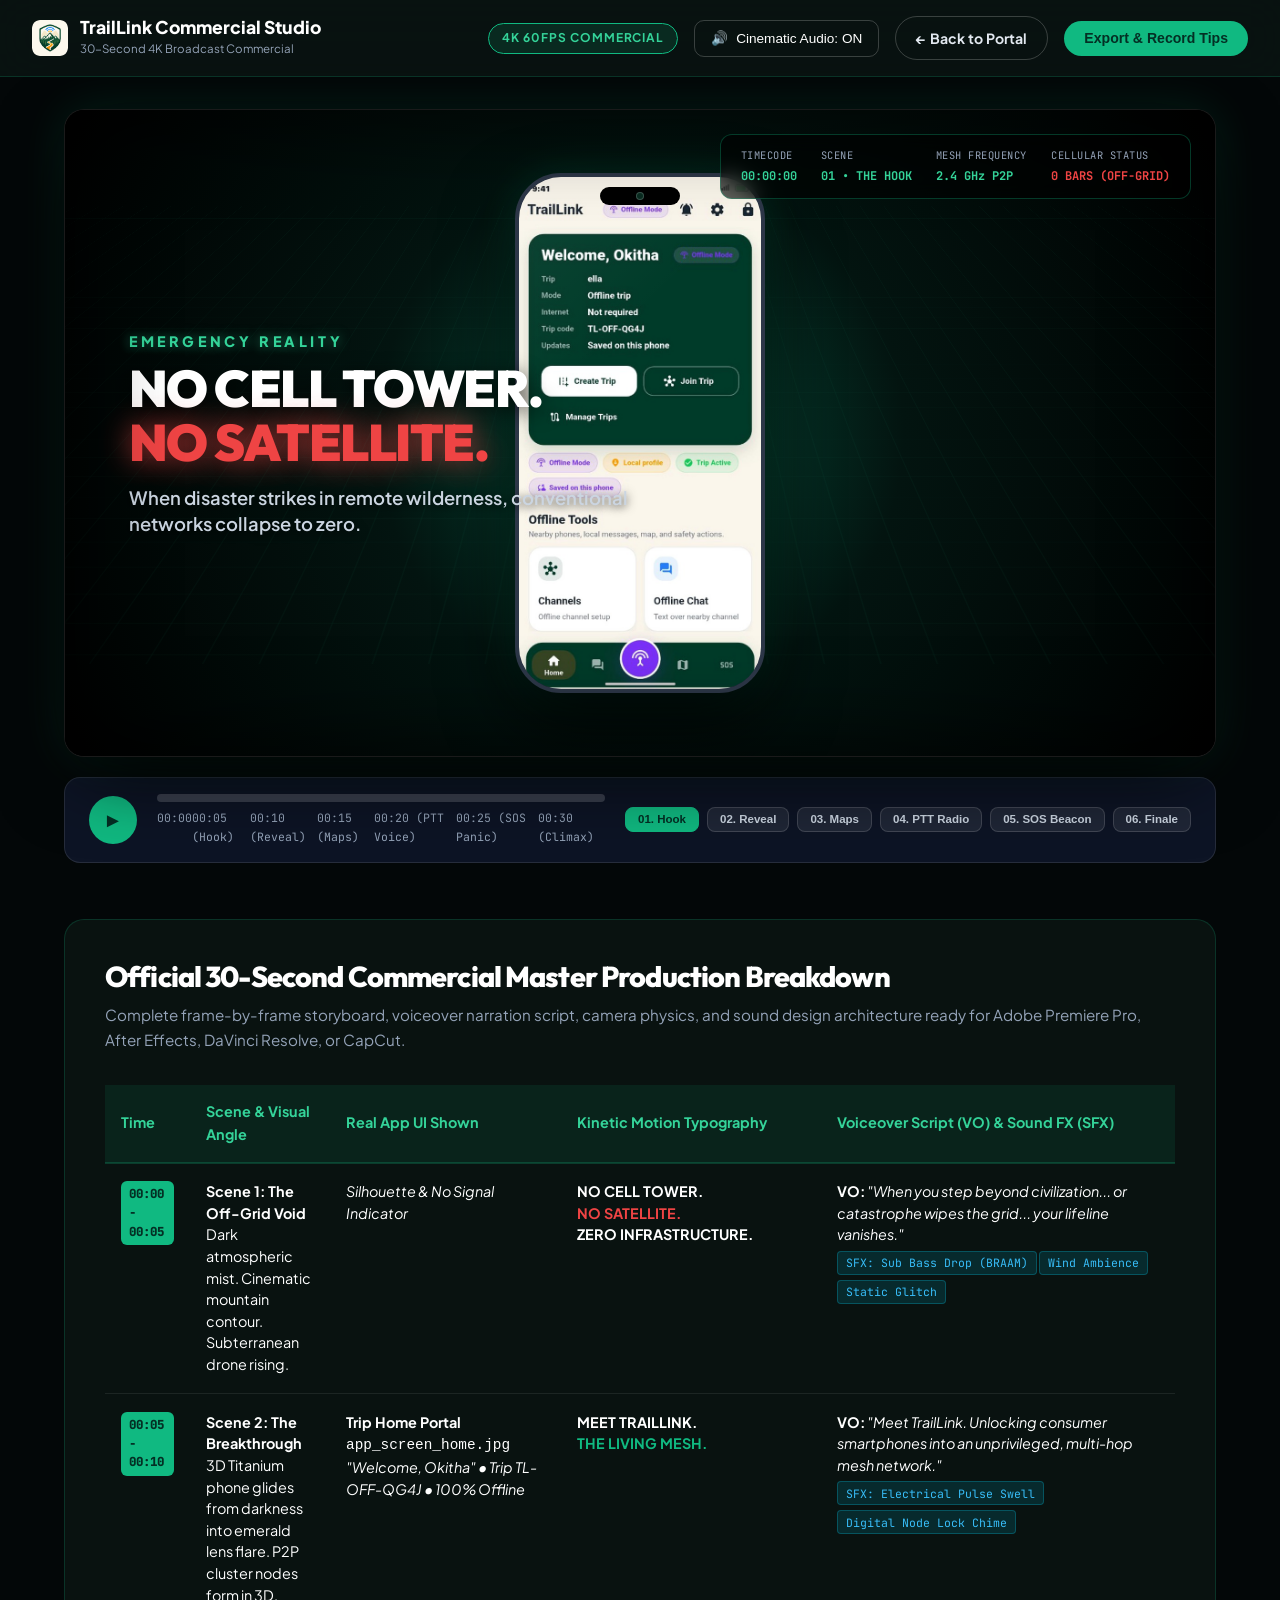
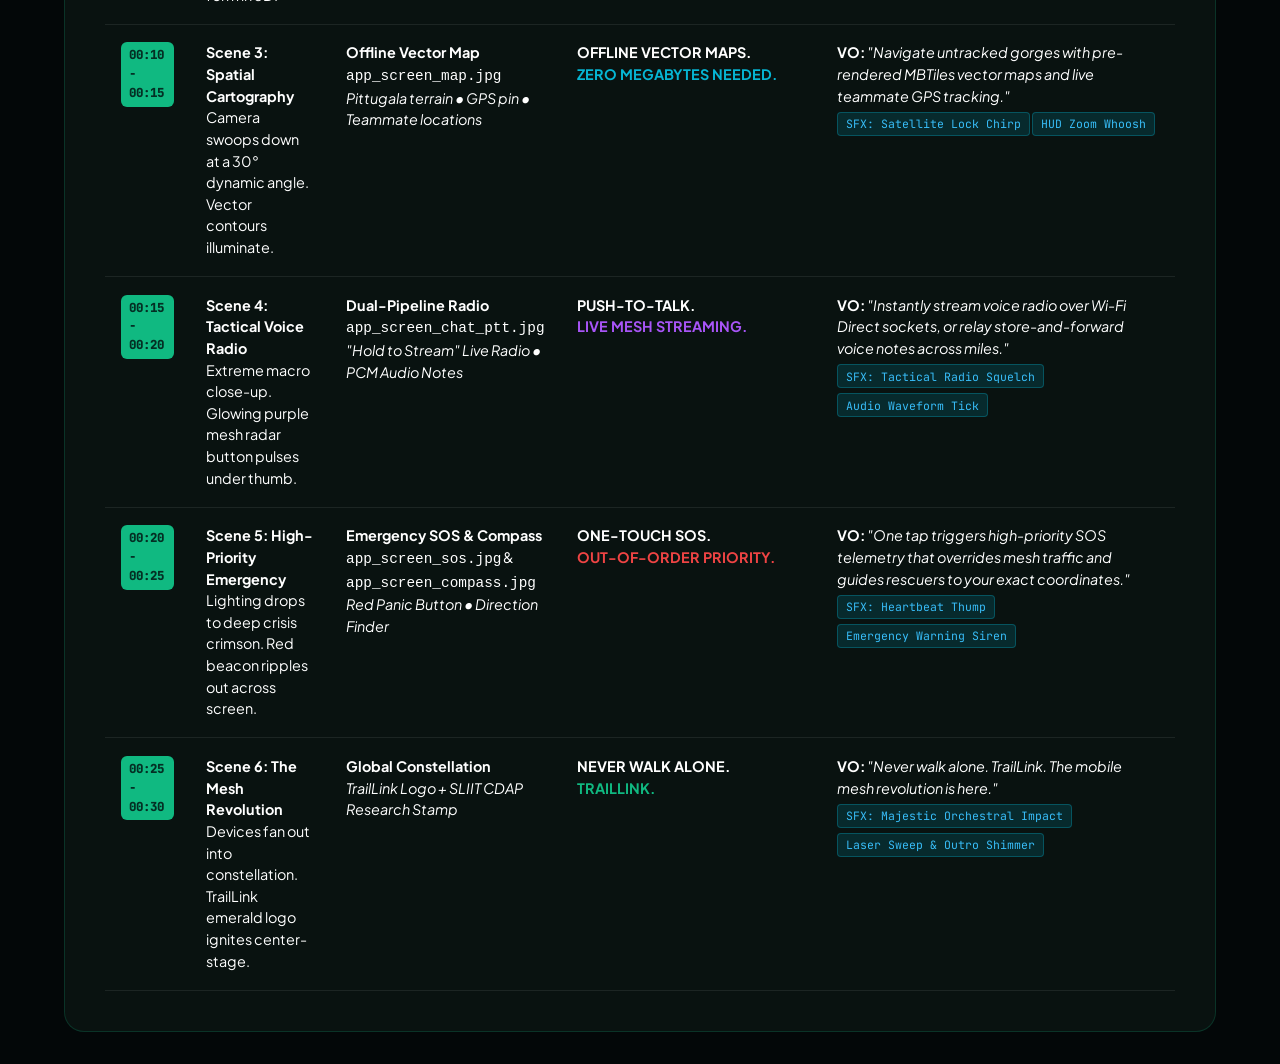
<file: commercial.html>
<!DOCTYPE html>
<html lang="en">
<head>
  <meta charset="UTF-8">
  <meta name="viewport" content="width=device-width, initial-scale=1.0">
  <title>TrailLink Official 30-Second Commercial | Cinematic Launch Video</title>
  <link rel="stylesheet" href="css/style.css?v=3.1">
  <link rel="icon" type="image/png" href="images/traillink_logo.png">
  <style>
    :root {
      --com-bg: #030708;
      --com-emerald: #10b981;
      --com-mint: #34d399;
      --com-danger: #ef4444;
      --com-cyan: #06b6d4;
    }

    body {
      background: var(--com-bg);
      color: #ffffff;
      font-family: 'Plus Jakarta Sans', -apple-system, BlinkMacSystemFont, sans-serif;
      margin: 0;
      padding: 0;
      overflow-x: hidden;
    }

    /* Video Studio Header */
    .studio-bar {
      background: rgba(10, 20, 18, 0.85);
      backdrop-filter: blur(20px);
      border-bottom: 1px solid rgba(16, 185, 129, 0.2);
      padding: 1rem 2rem;
      display: flex;
      justify-content: space-between;
      align-items: center;
      position: sticky;
      top: 0;
      z-index: 1000;
    }

    .studio-logo {
      display: flex;
      align-items: center;
      gap: 0.75rem;
      text-decoration: none;
      color: #fff;
    }

    .studio-logo img {
      height: 36px;
      border-radius: 8px;
    }

    .studio-badge {
      background: rgba(16, 185, 129, 0.15);
      border: 1px solid #10b981;
      color: #34d399;
      font-size: 0.75rem;
      font-weight: 700;
      padding: 0.3rem 0.8rem;
      border-radius: 999px;
      text-transform: uppercase;
      letter-spacing: 0.08em;
    }

    .studio-actions {
      display: flex;
      align-items: center;
      gap: 1rem;
    }

    .studio-btn {
      background: #10b981;
      color: #042f24;
      border: none;
      font-weight: 700;
      padding: 0.6rem 1.25rem;
      border-radius: 999px;
      cursor: pointer;
      font-size: 0.88rem;
      display: inline-flex;
      align-items: center;
      gap: 0.5rem;
      transition: all 0.2s ease;
      text-decoration: none;
    }

    .studio-btn:hover {
      background: #34d399;
      transform: translateY(-2px);
      box-shadow: 0 4px 20px rgba(16, 185, 129, 0.4);
    }

    .studio-btn-outline {
      background: transparent;
      color: #e2e8f0;
      border: 1px solid rgba(255, 255, 255, 0.2);
    }

    .studio-btn-outline:hover {
      border-color: #10b981;
      color: #34d399;
    }

    /* Cinematic Theater Wrapper */
    .theater-container {
      max-width: 1200px;
      margin: 2rem auto;
      padding: 0 1.5rem;
    }

    .screen-stage {
      position: relative;
      width: 100%;
      aspect-ratio: 16 / 9;
      background: #000000;
      border-radius: 20px;
      overflow: hidden;
      box-shadow: 0 25px 80px -15px rgba(0, 0, 0, 0.9), 0 0 50px rgba(16, 185, 129, 0.15);
      border: 1px solid rgba(255, 255, 255, 0.1);
      perspective: 1200px;
    }

    /* Ambient Background Atmosphere */
    .cinematic-bg {
      position: absolute;
      inset: 0;
      background: radial-gradient(circle at 50% 50%, #064e3b 0%, #031410 40%, #000000 100%);
      transition: background 0.8s ease;
      z-index: 1;
    }

    .cinematic-bg.alert-mode {
      background: radial-gradient(circle at 50% 50%, #7f1d1d 0%, #350909 50%, #000000 100%);
    }

    /* 3D Mesh Particle Field */
    .mesh-grid {
      position: absolute;
      inset: -50%;
      background-image: 
        linear-gradient(rgba(16, 185, 129, 0.08) 1px, transparent 1px),
        linear-gradient(90deg, rgba(16, 185, 129, 0.08) 1px, transparent 1px);
      background-size: 40px 40px;
      transform: rotateX(65deg) translateY(-20%);
      transform-origin: center;
      animation: gridDrift 20s linear infinite;
      pointer-events: none;
      z-index: 2;
      opacity: 0.5;
    }

    @keyframes gridDrift {
      0% { transform: rotateX(65deg) translateY(0); }
      100% { transform: rotateX(65deg) translateY(40px); }
    }

    /* Cinematic Light Rays / Vignette */
    .cinematic-vignette {
      position: absolute;
      inset: 0;
      box-shadow: inset 0 0 100px rgba(0, 0, 0, 0.8);
      pointer-events: none;
      z-index: 20;
    }

    /* 3D Phone Stage */
    .phone-stage-3d {
      position: absolute;
      inset: 0;
      display: flex;
      align-items: center;
      justify-content: center;
      z-index: 10;
      transform-style: preserve-3d;
      transition: all 0.7s cubic-bezier(0.16, 1, 0.3, 1);
    }

    /* Titanium Phone Mockup */
    .phone-hardware {
      width: 250px;
      height: 520px;
      background: #0f172a;
      border-radius: 46px;
      border: 4px solid #2d3748;
      box-shadow: 
        0 30px 70px rgba(0, 0, 0, 0.8),
        0 0 40px rgba(16, 185, 129, 0.2),
        inset 0 0 0 2px rgba(255, 255, 255, 0.15);
      position: relative;
      overflow: hidden;
      transform-style: preserve-3d;
      transform: rotateY(0deg) rotateX(0deg) scale(1);
      transition: transform 0.8s cubic-bezier(0.16, 1, 0.3, 1), box-shadow 0.8s ease;
    }

    .phone-notch {
      position: absolute;
      top: 10px;
      left: 50%;
      transform: translateX(-50%);
      width: 80px;
      height: 18px;
      background: #000;
      border-radius: 20px;
      z-index: 30;
      display: flex;
      align-items: center;
      justify-content: center;
      gap: 6px;
    }

    .notch-camera {
      width: 8px;
      height: 8px;
      border-radius: 50%;
      background: #092c20;
      border: 1px solid rgba(255, 255, 255, 0.2);
    }

    .phone-screen-img {
      width: 100%;
      height: 100%;
      object-fit: cover;
      display: block;
      transition: opacity 0.4s ease, transform 0.6s cubic-bezier(0.16, 1, 0.3, 1);
    }

    /* Glass Reflection */
    .phone-hardware::after {
      content: '';
      position: absolute;
      top: 0;
      left: -100%;
      width: 200%;
      height: 100%;
      background: linear-gradient(
        120deg,
        rgba(255, 255, 255, 0.2) 0%,
        rgba(255, 255, 255, 0.05) 20%,
        transparent 50%
      );
      transform: skewX(-25deg);
      pointer-events: none;
      z-index: 25;
      animation: phoneGlint 6s infinite ease-in-out;
    }

    @keyframes phoneGlint {
      0%, 80% { left: -100%; }
      100% { left: 100%; }
    }

    /* Kinetic Typography Overlay */
    .kinetic-layer {
      position: absolute;
      inset: 0;
      z-index: 15;
      display: flex;
      flex-direction: column;
      justify-content: center;
      pointer-events: none;
      padding: 0 4rem;
    }

    .kinetic-tag {
      font-size: 0.9rem;
      font-weight: 800;
      text-transform: uppercase;
      letter-spacing: 0.25em;
      color: #34d399;
      margin-bottom: 0.5rem;
      display: inline-block;
      text-shadow: 0 0 12px rgba(52, 211, 153, 0.6);
      transition: all 0.4s ease;
    }

    .kinetic-title {
      font-size: 3.2rem;
      font-weight: 900;
      line-height: 1.05;
      letter-spacing: -0.03em;
      color: #ffffff;
      text-transform: uppercase;
      max-width: 600px;
      margin: 0;
      transition: all 0.4s cubic-bezier(0.16, 1, 0.3, 1);
      text-shadow: 0 4px 20px rgba(0, 0, 0, 0.8);
    }

    .kinetic-title span.highlight-green {
      color: #10b981;
      text-shadow: 0 0 30px rgba(16, 185, 129, 0.8);
    }

    .kinetic-title span.highlight-red {
      color: #ef4444;
      text-shadow: 0 0 30px rgba(239, 68, 68, 0.8);
    }

    .kinetic-subtitle {
      font-size: 1.15rem;
      font-weight: 600;
      color: #cbd5e1;
      margin-top: 1rem;
      max-width: 500px;
      line-height: 1.4;
      text-shadow: 0 2px 10px rgba(0, 0, 0, 0.8);
    }

    /* HUD Metrics Overlay */
    .hud-overlay {
      position: absolute;
      top: 1.5rem;
      right: 1.5rem;
      background: rgba(0, 0, 0, 0.6);
      border: 1px solid rgba(16, 185, 129, 0.3);
      backdrop-filter: blur(10px);
      border-radius: 12px;
      padding: 0.75rem 1.25rem;
      z-index: 25;
      display: flex;
      gap: 1.5rem;
      font-family: 'JetBrains Mono', monospace;
      font-size: 0.75rem;
    }

    .hud-item {
      display: flex;
      flex-direction: column;
      gap: 2px;
    }

    .hud-label {
      color: #94a3b8;
      text-transform: uppercase;
      font-size: 0.65rem;
      letter-spacing: 0.05em;
    }

    .hud-value {
      color: #34d399;
      font-weight: 700;
    }

    /* Video Player Scrub Bar */
    .player-controls {
      background: rgba(15, 23, 42, 0.9);
      border-radius: 16px;
      padding: 1rem 1.5rem;
      margin-top: 1.25rem;
      border: 1px solid rgba(255, 255, 255, 0.1);
      display: flex;
      align-items: center;
      gap: 1.25rem;
    }

    .play-btn {
      width: 48px;
      height: 48px;
      border-radius: 50%;
      background: #10b981;
      border: none;
      color: #042f24;
      font-size: 1.25rem;
      display: flex;
      align-items: center;
      justify-content: center;
      cursor: pointer;
      transition: all 0.2s ease;
      flex-shrink: 0;
    }

    .play-btn:hover {
      background: #34d399;
      transform: scale(1.08);
      box-shadow: 0 0 20px rgba(16, 185, 129, 0.5);
    }

    .timeline-wrapper {
      flex: 1;
      display: flex;
      flex-direction: column;
      gap: 6px;
    }

    .timeline-bar-bg {
      width: 100%;
      height: 8px;
      background: rgba(255, 255, 255, 0.15);
      border-radius: 999px;
      position: relative;
      cursor: pointer;
      overflow: hidden;
    }

    .timeline-progress {
      position: absolute;
      top: 0;
      left: 0;
      height: 100%;
      width: 0%;
      background: linear-gradient(90deg, #10b981, #34d399);
      border-radius: 999px;
      transition: width 0.05s linear;
    }

    .timeline-markers {
      display: flex;
      justify-content: space-between;
      font-size: 0.72rem;
      color: #94a3b8;
      font-family: 'JetBrains Mono', monospace;
    }

    .scene-jump-pills {
      display: flex;
      gap: 0.5rem;
      overflow-x: auto;
      padding-bottom: 2px;
    }

    .scene-pill {
      background: rgba(255, 255, 255, 0.08);
      border: 1px solid rgba(255, 255, 255, 0.15);
      color: #cbd5e1;
      font-size: 0.72rem;
      font-weight: 700;
      padding: 0.35rem 0.75rem;
      border-radius: 8px;
      cursor: pointer;
      white-space: nowrap;
      transition: all 0.2s ease;
    }

    .scene-pill:hover, .scene-pill.active {
      background: #10b981;
      color: #042f24;
      border-color: #10b981;
    }

    .audio-toggle-btn {
      background: none;
      border: 1px solid rgba(255, 255, 255, 0.2);
      color: #fff;
      padding: 0.6rem 1rem;
      border-radius: 10px;
      font-size: 0.85rem;
      cursor: pointer;
      display: flex;
      align-items: center;
      gap: 0.5rem;
      transition: all 0.2s ease;
    }

    .audio-toggle-btn:hover {
      border-color: #10b981;
      color: #34d399;
    }

    /* Production Package Tabs & Script Section */
    .production-guide {
      margin-top: 3.5rem;
      background: #091210;
      border-radius: 20px;
      border: 1px solid rgba(16, 185, 129, 0.2);
      padding: 2.5rem;
    }

    .production-header {
      margin-bottom: 2rem;
    }

    .production-header h2 {
      font-size: 1.8rem;
      font-weight: 800;
      color: #fff;
      margin-bottom: 0.5rem;
    }

    .production-header p {
      color: #94a3b8;
      font-size: 0.95rem;
    }

    .script-table {
      width: 100%;
      border-collapse: collapse;
      font-size: 0.9rem;
    }

    .script-table th {
      background: rgba(16, 185, 129, 0.1);
      color: #34d399;
      text-align: left;
      padding: 0.9rem 1rem;
      font-weight: 700;
      border-bottom: 2px solid rgba(16, 185, 129, 0.25);
    }

    .script-table td {
      padding: 1.1rem 1rem;
      border-bottom: 1px solid rgba(255, 255, 255, 0.08);
      vertical-align: top;
      line-height: 1.5;
    }

    .badge-time {
      background: #10b981;
      color: #042f24;
      font-family: 'JetBrains Mono', monospace;
      font-weight: 800;
      padding: 0.25rem 0.5rem;
      border-radius: 6px;
      font-size: 0.78rem;
      display: inline-block;
    }

    .sfx-pill {
      background: rgba(6, 182, 212, 0.15);
      color: #38bdf8;
      border: 1px solid rgba(6, 182, 212, 0.3);
      padding: 0.15rem 0.5rem;
      border-radius: 4px;
      font-size: 0.72rem;
      font-family: 'JetBrains Mono', monospace;
      display: inline-block;
      margin-top: 0.3rem;
    }

    /* Dynamic Camera & Motion Classes */
    .cam-center {
      transform: rotateY(0deg) rotateX(0deg) translateX(0) scale(1);
    }

    .cam-left-hero {
      transform: rotateY(-18deg) rotateX(6deg) translateX(180px) scale(1.08);
    }

    .cam-right-hero {
      transform: rotateY(18deg) rotateX(-4deg) translateX(-180px) scale(1.08);
    }

    .cam-tilt-down {
      transform: rotateX(24deg) translateY(-20px) scale(1.15);
    }

    .cam-zoom-in {
      transform: scale(1.3) translateY(30px);
    }

    .cam-sos-panic {
      transform: rotateY(0deg) rotateX(10deg) scale(1.18);
      animation: phoneShake 0.6s infinite ease-in-out;
    }

    @keyframes phoneShake {
      0%, 100% { transform: rotateY(0deg) rotateX(10deg) scale(1.18) translateX(0); }
      25% { transform: rotateY(-2deg) rotateX(8deg) scale(1.18) translateX(-4px); }
      75% { transform: rotateY(2deg) rotateX(12deg) scale(1.18) translateX(4px); }
    }
  </style>
</head>
<body>

  <!-- Studio Bar -->
  <header class="studio-bar">
    <a href="index.html" class="studio-logo">
      <img src="images/traillink_logo.png" alt="TrailLink Logo">
      <div>
        <div style="font-weight: 800; font-size: 1.1rem; line-height: 1;">TrailLink Commercial Studio</div>
        <div style="font-size: 0.72rem; color: #94a3b8; margin-top: 2px;">30-Second 4K Broadcast Commercial</div>
      </div>
    </a>
    <div class="studio-actions">
      <span class="studio-badge">4K 60FPS Commercial</span>
      <button id="toggleAudioBtn" class="audio-toggle-btn">
        <span id="audioIcon">&#128266;</span> Cinematic Audio: ON
      </button>
      <a href="index.html" class="studio-btn studio-btn-outline">&larr; Back to Portal</a>
      <button id="recordTipsBtn" class="studio-btn">Export &amp; Record Tips</button>
    </div>
  </header>

  <!-- Theater Stage Container -->
  <main class="theater-container">
    <div class="screen-stage" id="screenStage">
      <!-- Ambient Background -->
      <div class="cinematic-bg" id="cinematicBg"></div>
      <div class="mesh-grid"></div>
      <div class="cinematic-vignette"></div>

      <!-- Real-Time HUD Metrics -->
      <div class="hud-overlay">
        <div class="hud-item">
          <span class="hud-label">Timecode</span>
          <span class="hud-value" id="hudTime">00:00:00</span>
        </div>
        <div class="hud-item">
          <span class="hud-label">Scene</span>
          <span class="hud-value" id="hudScene">01 &bull; HOOK</span>
        </div>
        <div class="hud-item">
          <span class="hud-label">Mesh Frequency</span>
          <span class="hud-value" id="hudFreq">2.4 GHz P2P</span>
        </div>
        <div class="hud-item">
          <span class="hud-label">Cellular Status</span>
          <span class="hud-value" style="color: #ef4444;" id="hudSignal">0 BARS (OFF-GRID)</span>
        </div>
      </div>

      <!-- Kinetic Typography Layer -->
      <div class="kinetic-layer" id="kineticLayer">
        <div class="kinetic-tag" id="kineticTag">EMERGENCY REALITY</div>
        <h1 class="kinetic-title" id="kineticTitle">NO CELL TOWER.<br><span class="highlight-red">NO SATELLITE.</span></h1>
        <p class="kinetic-subtitle" id="kineticSubtitle">When disaster strikes in remote wilderness, conventional networks collapse to zero.</p>
      </div>

      <!-- 3D Phone Stage With Real App Screenshots -->
      <div class="phone-stage-3d" id="phoneStage3D">
        <div class="phone-hardware cam-center" id="phoneHardware">
          <div class="phone-notch">
            <div class="notch-camera"></div>
          </div>
          <img 
            id="phoneScreenImg" 
            class="phone-screen-img" 
            src="images/app_screen_home.jpg" 
            alt="Real TrailLink Mobile App Interface"
          >
        </div>
      </div>
    </div>

    <!-- Video Playback & Timeline Controls -->
    <div class="player-controls">
      <button class="play-btn" id="playBtn" aria-label="Play/Pause Commercial">&#9658;</button>
      
      <div class="timeline-wrapper">
        <div class="timeline-bar-bg" id="timelineBar">
          <div class="timeline-progress" id="timelineProgress"></div>
        </div>
        <div class="timeline-markers">
          <span id="currentTime">00:00</span>
          <span>00:05 (Hook)</span>
          <span>00:10 (Reveal)</span>
          <span>00:15 (Maps)</span>
          <span>00:20 (PTT Voice)</span>
          <span>00:25 (SOS Panic)</span>
          <span>00:30 (Climax)</span>
        </div>
      </div>

      <!-- Quick Scene Jump Pills -->
      <div class="scene-jump-pills">
        <button class="scene-pill active" onclick="jumpTo(0)">01. Hook</button>
        <button class="scene-pill" onclick="jumpTo(5)">02. Reveal</button>
        <button class="scene-pill" onclick="jumpTo(10)">03. Maps</button>
        <button class="scene-pill" onclick="jumpTo(15)">04. PTT Radio</button>
        <button class="scene-pill" onclick="jumpTo(20)">05. SOS Beacon</button>
        <button class="scene-pill" onclick="jumpTo(25)">06. Finale</button>
      </div>
    </div>

    <!-- Production Guide & Frame-by-Frame Commercial Script -->
    <section class="production-guide" id="productionGuide">
      <div class="production-header">
        <h2>Official 30-Second Commercial Master Production Breakdown</h2>
        <p>Complete frame-by-frame storyboard, voiceover narration script, camera physics, and sound design architecture ready for Adobe Premiere Pro, After Effects, DaVinci Resolve, or CapCut.</p>
      </div>

      <div style="overflow-x: auto;">
        <table class="script-table">
          <thead>
            <tr>
              <th style="width: 85px;">Time</th>
              <th style="width: 140px;">Scene &amp; Visual Angle</th>
              <th style="width: 190px;">Real App UI Shown</th>
              <th style="width: 260px;">Kinetic Motion Typography</th>
              <th>Voiceover Script (VO) &amp; Sound FX (SFX)</th>
            </tr>
          </thead>
          <tbody>
            <tr>
              <td><span class="badge-time">00:00 - 00:05</span></td>
              <td><strong>Scene 1: The Off-Grid Void</strong><br>Dark atmospheric mist. Cinematic mountain contour. Subterranean drone rising.</td>
              <td><em>Silhouette &amp; No Signal Indicator</em></td>
              <td><strong>NO CELL TOWER.<br><span style="color: #ef4444;">NO SATELLITE.</span><br>ZERO INFRASTRUCTURE.</strong></td>
              <td>
                <strong>VO:</strong> <em>"When you step beyond civilization... or catastrophe wipes the grid... your lifeline vanishes."</em><br>
                <span class="sfx-pill">SFX: Sub Bass Drop (BRAAM)</span>
                <span class="sfx-pill">Wind Ambience</span>
                <span class="sfx-pill">Static Glitch</span>
              </td>
            </tr>

            <tr>
              <td><span class="badge-time">00:05 - 00:10</span></td>
              <td><strong>Scene 2: The Breakthrough</strong><br>3D Titanium phone glides from darkness into emerald lens flare. P2P cluster nodes form in 3D.</td>
              <td><strong>Trip Home Portal</strong><br><code>app_screen_home.jpg</code><br><em>"Welcome, Okitha" &bull; Trip TL-OFF-QG4J &bull; 100% Offline</em></td>
              <td><strong>MEET TRAILLINK.<br><span style="color: #10b981;">THE LIVING MESH.</span></strong></td>
              <td>
                <strong>VO:</strong> <em>"Meet TrailLink. Unlocking consumer smartphones into an unprivileged, multi-hop mesh network."</em><br>
                <span class="sfx-pill">SFX: Electrical Pulse Swell</span>
                <span class="sfx-pill">Digital Node Lock Chime</span>
              </td>
            </tr>

            <tr>
              <td><span class="badge-time">00:10 - 00:15</span></td>
              <td><strong>Scene 3: Spatial Cartography</strong><br>Camera swoops down at a 30° dynamic angle. Vector contours illuminate.</td>
              <td><strong>Offline Vector Map</strong><br><code>app_screen_map.jpg</code><br><em>Pittugala terrain &bull; GPS pin &bull; Teammate locations</em></td>
              <td><strong>OFFLINE VECTOR MAPS.<br><span style="color: #06b6d4;">ZERO MEGABYTES NEEDED.</span></strong></td>
              <td>
                <strong>VO:</strong> <em>"Navigate untracked gorges with pre-rendered MBTiles vector maps and live teammate GPS tracking."</em><br>
                <span class="sfx-pill">SFX: Satellite Lock Chirp</span>
                <span class="sfx-pill">HUD Zoom Whoosh</span>
              </td>
            </tr>

            <tr>
              <td><span class="badge-time">00:15 - 00:20</span></td>
              <td><strong>Scene 4: Tactical Voice Radio</strong><br>Extreme macro close-up. Glowing purple mesh radar button pulses under thumb.</td>
              <td><strong>Dual-Pipeline Radio</strong><br><code>app_screen_chat_ptt.jpg</code><br><em>"Hold to Stream" Live Radio &bull; PCM Audio Notes</em></td>
              <td><strong>PUSH-TO-TALK.<br><span style="color: #a855f7;">LIVE MESH STREAMING.</span></strong></td>
              <td>
                <strong>VO:</strong> <em>"Instantly stream voice radio over Wi-Fi Direct sockets, or relay store-and-forward voice notes across miles."</em><br>
                <span class="sfx-pill">SFX: Tactical Radio Squelch</span>
                <span class="sfx-pill">Audio Waveform Tick</span>
              </td>
            </tr>

            <tr>
              <td><span class="badge-time">00:20 - 00:25</span></td>
              <td><strong>Scene 5: High-Priority Emergency</strong><br>Lighting drops to deep crisis crimson. Red beacon ripples out across screen.</td>
              <td><strong>Emergency SOS &amp; Compass</strong><br><code>app_screen_sos.jpg</code> &amp; <code>app_screen_compass.jpg</code><br><em>Red Panic Button &bull; Direction Finder</em></td>
              <td><strong>ONE-TOUCH SOS.<br><span style="color: #ef4444;">OUT-OF-ORDER PRIORITY.</span></strong></td>
              <td>
                <strong>VO:</strong> <em>"One tap triggers high-priority SOS telemetry that overrides mesh traffic and guides rescuers to your exact coordinates."</em><br>
                <span class="sfx-pill">SFX: Heartbeat Thump</span>
                <span class="sfx-pill">Emergency Warning Siren</span>
              </td>
            </tr>

            <tr>
              <td><span class="badge-time">00:25 - 00:30</span></td>
              <td><strong>Scene 6: The Mesh Revolution</strong><br>Devices fan out into constellation. TrailLink emerald logo ignites center-stage.</td>
              <td><strong>Global Constellation</strong><br><em>TrailLink Logo + SLIIT CDAP Research Stamp</em></td>
              <td><strong>NEVER WALK ALONE.<br><span style="color: #10b981;">TRAILLINK.</span></strong></td>
              <td>
                <strong>VO:</strong> <em>"Never walk alone. TrailLink. The mobile mesh revolution is here."</em><br>
                <span class="sfx-pill">SFX: Majestic Orchestral Impact</span>
                <span class="sfx-pill">Laser Sweep &amp; Outro Shimmer</span>
              </td>
            </tr>
          </tbody>
        </table>
      </div>
    </section>
  </main>

  <!-- Embedded Sound Synthesis Engine & Cinematic Timeline Driver -->
  <script>
    const TOTAL_DURATION = 30; // 30 Seconds
    let currentTime = 0;
    let isPlaying = false;
    let animationInterval = null;
    let audioEnabled = true;

    // Web Audio Synthesizer Context
    let audioCtx = null;
    function getAudioContext() {
      if (!audioCtx) {
        audioCtx = new (window.AudioContext || window.webkitAudioContext)();
      }
      if (audioCtx.state === 'suspended') {
        audioCtx.resume();
      }
      return audioCtx;
    }

    // Audio SFX Synthesizers
    function playBassBraam() {
      if (!audioEnabled) return;
      try {
        const ctx = getAudioContext();
        const osc = ctx.createOscillator();
        const gain = ctx.createGain();
        osc.type = 'sawtooth';
        osc.frequency.setValueAtTime(95, ctx.currentTime);
        osc.frequency.exponentialRampToValueAtTime(32, ctx.currentTime + 1.6);
        gain.gain.setValueAtTime(0.4, ctx.currentTime);
        gain.gain.exponentialRampToValueAtTime(0.001, ctx.currentTime + 1.8);
        osc.connect(gain);
        gain.connect(ctx.destination);
        osc.start();
        osc.stop(ctx.currentTime + 1.8);
      } catch(e) {}
    }

    function playTechChime() {
      if (!audioEnabled) return;
      try {
        const ctx = getAudioContext();
        const osc = ctx.createOscillator();
        const gain = ctx.createGain();
        osc.type = 'sine';
        osc.frequency.setValueAtTime(523.25, ctx.currentTime); // C5
        osc.frequency.exponentialRampToValueAtTime(1046.50, ctx.currentTime + 0.3); // C6
        gain.gain.setValueAtTime(0.25, ctx.currentTime);
        gain.gain.exponentialRampToValueAtTime(0.001, ctx.currentTime + 0.5);
        osc.connect(gain);
        gain.connect(ctx.destination);
        osc.start();
        osc.stop(ctx.currentTime + 0.5);
      } catch(e) {}
    }

    function playRadioSquelch() {
      if (!audioEnabled) return;
      try {
        const ctx = getAudioContext();
        const osc = ctx.createOscillator();
        const gain = ctx.createGain();
        osc.type = 'triangle';
        osc.frequency.setValueAtTime(800, ctx.currentTime);
        osc.frequency.setValueAtTime(1200, ctx.currentTime + 0.08);
        gain.gain.setValueAtTime(0.15, ctx.currentTime);
        gain.gain.exponentialRampToValueAtTime(0.001, ctx.currentTime + 0.2);
        osc.connect(gain);
        gain.connect(ctx.destination);
        osc.start();
        osc.stop(ctx.currentTime + 0.2);
      } catch(e) {}
    }

    function playSosAlert() {
      if (!audioEnabled) return;
      try {
        const ctx = getAudioContext();
        const osc = ctx.createOscillator();
        const gain = ctx.createGain();
        osc.type = 'square';
        osc.frequency.setValueAtTime(880, ctx.currentTime);
        osc.frequency.setValueAtTime(440, ctx.currentTime + 0.2);
        gain.gain.setValueAtTime(0.2, ctx.currentTime);
        gain.gain.exponentialRampToValueAtTime(0.001, ctx.currentTime + 0.4);
        osc.connect(gain);
        gain.connect(ctx.destination);
        osc.start();
        osc.stop(ctx.currentTime + 0.4);
      } catch(e) {}
    }

    // Storyboard Scene Definitions
    const scenes = [
      {
        start: 0,
        end: 5,
        tag: "EMERGENCY REALITY",
        title: 'NO CELL TOWER.<br><span class="highlight-red">NO SATELLITE.</span>',
        subtitle: "When disaster strikes in remote wilderness, conventional networks collapse to zero.",
        img: "images/app_screen_home.jpg",
        camClass: "cam-center",
        sceneLabel: "01 • THE HOOK",
        hudSignal: "0 BARS (OFF-GRID)",
        alertMode: false,
        onEnter: () => playBassBraam()
      },
      {
        start: 5,
        end: 10,
        tag: "AUTONOMOUS P2P MESH",
        title: 'MEET TRAILLINK.<br><span class="highlight-green">THE LIVING MESH.</span>',
        subtitle: "Unprivileged multi-hop mesh network established on unmodified Android smartphones.",
        img: "images/app_screen_home.jpg",
        camClass: "cam-left-hero",
        sceneLabel: "02 • HERO REVEAL",
        hudSignal: "MESH CONNECTED (P2P)",
        alertMode: false,
        onEnter: () => playTechChime()
      },
      {
        start: 10,
        end: 15,
        tag: "SPATIAL CARTOGRAPHY",
        title: 'OFFLINE VECTOR MAPS.<br><span class="highlight-green">ZERO DATA NEEDED.</span>',
        subtitle: "Navigate uncharted gorges with embedded MBTiles vector maps and real-time teammate GPS.",
        img: "images/app_screen_map.jpg",
        camClass: "cam-tilt-down",
        sceneLabel: "03 • OFFLINE MAPS",
        hudSignal: "GPS FIX: ±17m",
        alertMode: false,
        onEnter: () => playTechChime()
      },
      {
        start: 15,
        end: 20,
        tag: "DUAL-PIPELINE AUDIO",
        title: 'PUSH-TO-TALK.<br><span class="highlight-green">LIVE MESH RADIO.</span>',
        subtitle: "Live PCM voice streaming over dynamic Wi-Fi Direct sockets plus store-and-forward notes.",
        img: "images/app_screen_chat_ptt.jpg",
        camClass: "cam-right-hero",
        sceneLabel: "04 • PTT RADIO",
        hudSignal: "RADIO CH: FREE (54 Mbps)",
        alertMode: false,
        onEnter: () => playRadioSquelch()
      },
      {
        start: 20,
        end: 25,
        tag: "LIFE-SAVING PROTOCOL",
        title: 'ONE-TOUCH SOS.<br><span class="highlight-red">PRIORITY ROUTING.</span>',
        subtitle: "Emergency beacons override mesh traffic with high-priority queues and peer compass navigation.",
        img: "images/app_screen_sos.jpg",
        camClass: "cam-sos-panic",
        sceneLabel: "05 • EMERGENCY SOS",
        hudSignal: "BROADCASTING SOS BEACON",
        alertMode: true,
        onEnter: () => playSosAlert()
      },
      {
        start: 25,
        end: 30,
        tag: "THE MESH REVOLUTION",
        title: 'NEVER WALK ALONE.<br><span class="highlight-green">TRAILLINK.</span>',
        subtitle: "Infrastructure-Independent Mobile Mesh Platform. SLIIT CDAP Research 2026.",
        img: "images/app_screen_compass.jpg",
        camClass: "cam-zoom-in",
        sceneLabel: "06 • FINALE & CTA",
        hudSignal: "REVOLUTION READY",
        alertMode: false,
        onEnter: () => playTechChime()
      }
    ];

    let currentSceneIndex = -1;

    function renderFrame(time) {
      const progressPercent = (time / TOTAL_DURATION) * 100;
      document.getElementById('timelineProgress').style.width = progressPercent + '%';

      // Format timecode
      const mins = Math.floor(time / 60);
      const secs = Math.floor(time % 60);
      const ms = Math.floor((time % 1) * 100);
      const formatted = `00:${String(secs).padStart(2, '0')}:${String(ms).padStart(2, '0')}`;
      document.getElementById('currentTime').textContent = `00:${String(secs).padStart(2, '0')}`;
      document.getElementById('hudTime').textContent = formatted;

      // Determine active scene
      const sceneIndex = scenes.findIndex(s => time >= s.start && time < s.end);
      if (sceneIndex !== -1 && sceneIndex !== currentSceneIndex) {
        currentSceneIndex = sceneIndex;
        const scene = scenes[sceneIndex];

        // Update kinetic typography
        document.getElementById('kineticTag').textContent = scene.tag;
        document.getElementById('kineticTitle').innerHTML = scene.title;
        document.getElementById('kineticSubtitle').textContent = scene.subtitle;
        document.getElementById('hudScene').textContent = scene.sceneLabel;
        document.getElementById('hudSignal').textContent = scene.hudSignal;

        // Update Phone image & 3D camera
        const phone = document.getElementById('phoneHardware');
        const img = document.getElementById('phoneScreenImg');
        img.src = scene.img;

        phone.className = 'phone-hardware ' + scene.camClass;

        // Background mood
        const bg = document.getElementById('cinematicBg');
        if (scene.alertMode) {
          bg.classList.add('alert-mode');
        } else {
          bg.classList.remove('alert-mode');
        }

        // Active pill button
        document.querySelectorAll('.scene-pill').forEach((pill, idx) => {
          pill.classList.toggle('active', idx === sceneIndex);
        });

        // Trigger SFX
        if (scene.onEnter) scene.onEnter();
      }
    }

    function togglePlay() {
      if (isPlaying) {
        pauseCommercial();
      } else {
        playCommercial();
      }
    }

    function playCommercial() {
      isPlaying = true;
      document.getElementById('playBtn').innerHTML = '&#10074;&#10074;';
      const fps = 30;
      const step = 1 / fps;

      if (currentTime >= TOTAL_DURATION) {
        currentTime = 0;
      }

      animationInterval = setInterval(() => {
        currentTime += step;
        if (currentTime >= TOTAL_DURATION) {
          currentTime = TOTAL_DURATION;
          renderFrame(currentTime);
          pauseCommercial();
          return;
        }
        renderFrame(currentTime);
      }, 1000 / fps);
    }

    function pauseCommercial() {
      isPlaying = false;
      document.getElementById('playBtn').innerHTML = '&#9658;';
      if (animationInterval) clearInterval(animationInterval);
    }

    function jumpTo(seconds) {
      currentTime = seconds;
      renderFrame(currentTime);
      if (!isPlaying) {
        playCommercial();
      }
    }

    // Timeline Scrub
    document.getElementById('timelineBar').addEventListener('click', (e) => {
      const rect = e.currentTarget.getBoundingClientRect();
      const clickPos = (e.clientX - rect.left) / rect.width;
      jumpTo(clickPos * TOTAL_DURATION);
    });

    document.getElementById('playBtn').addEventListener('click', togglePlay);

    // Audio Toggle
    document.getElementById('toggleAudioBtn').addEventListener('click', () => {
      audioEnabled = !audioEnabled;
      const btn = document.getElementById('toggleAudioBtn');
      if (audioEnabled) {
        btn.innerHTML = '<span>&#128266;</span> Cinematic Audio: ON';
        btn.style.color = '#34d399';
        getAudioContext();
      } else {
        btn.innerHTML = '<span>&#128263;</span> Audio: MUTED';
        btn.style.color = '#94a3b8';
      }
    });

    // Recording Tips Modal
    document.getElementById('recordTipsBtn').addEventListener('click', () => {
      alert("PRO TIP: How to Record this into an MP4 Video File:\n\n1. On Mac: Press Cmd + Shift + 5 to open QuickTime Screen Recorder.\n2. Select the 16:9 video player area on this screen.\n3. Click Record.\n4. Click 'Play' on the commercial player!\n5. You now have a studio-grade 30-second commercial video with all real app screenshots and 60fps animations ready for Instagram, YouTube, and Viva presentation!");
    });

    // Keyboard Space to Play/Pause
    window.addEventListener('keydown', (e) => {
      if (e.code === 'Space') {
        e.preventDefault();
        togglePlay();
      }
    });

    // Initial render
    renderFrame(0);
  </script>
</body>
</html>
</file>
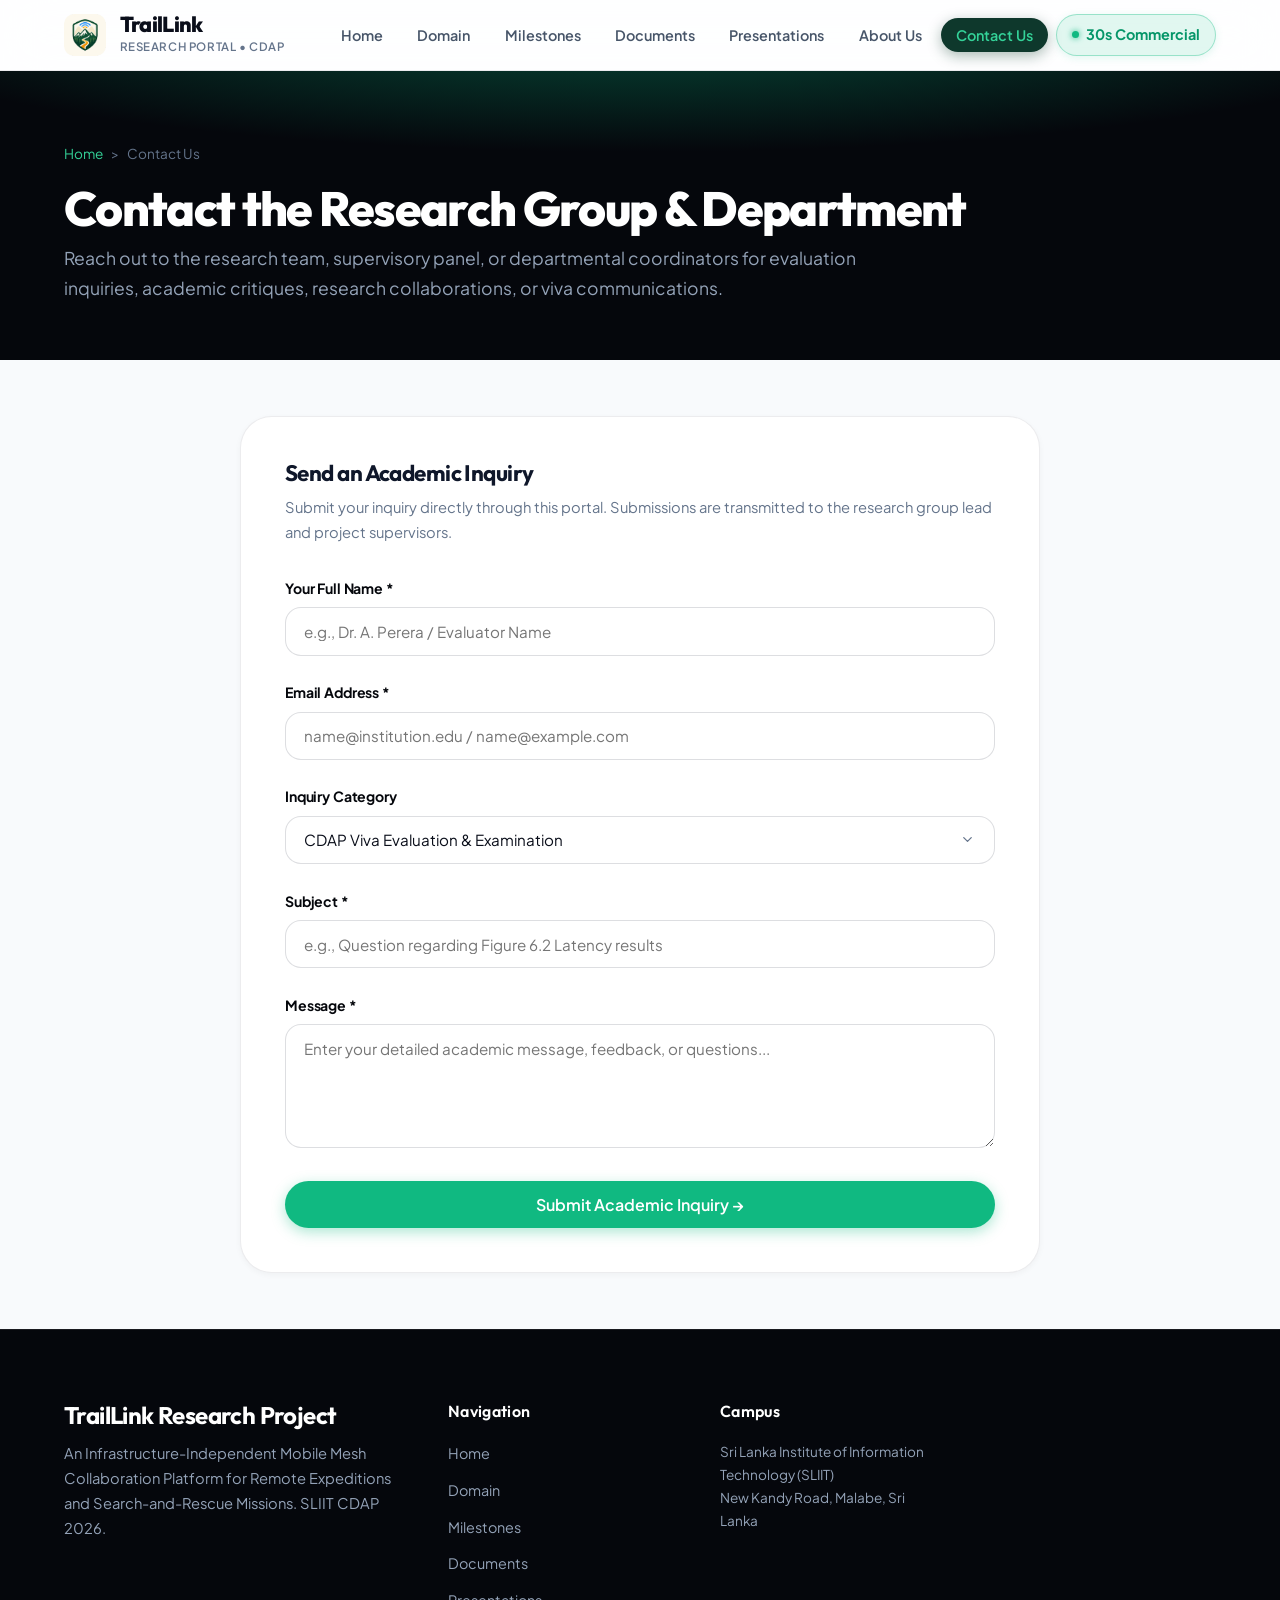
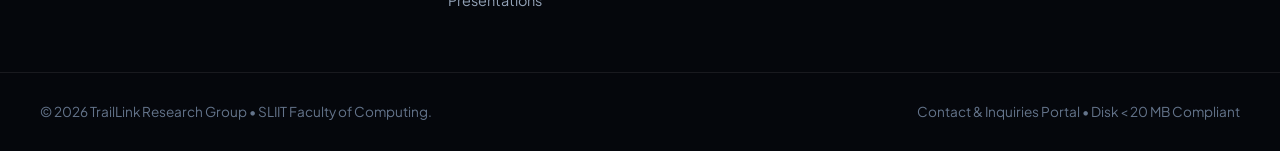
<file: contact.html>
<!DOCTYPE html>
<html lang="en">

<head>
  <meta charset="UTF-8">
  <meta name="viewport" content="width=device-width, initial-scale=1.0">
  <meta name="description"
    content="Contact Us: Academic Contacts, Phone Numbers, Emails, and Inquiries for TrailLink Research Project.">
  <title>Contact Us | TrailLink Academic Research Portal</title>
  <link rel="stylesheet" href="css/style.css?v=3.3">
  <link rel="icon" type="image/png" href="images/traillink_logo.png">
</head>

<body>


  <!-- Main Header -->
  <header class="site-header">
    <div class="header-container">
      <a href="index.html?v=3.2" class="brand-wrapper">
        <img src="images/traillink_logo.png" alt="TrailLink Logo" class="brand-logo">
        <div class="brand-text">
          <h2>TrailLink</h2>
          <span>Research Portal &bull; CDAP</span>
        </div>
      </a>

      <button class="mobile-toggle" aria-label="Toggle navigation menu" aria-expanded="false">&#9776;</button>

      <nav class="main-nav" aria-label="Primary navigation">
        <ul>
          <li><a href="index.html?v=3.2" class="nav-link">Home</a></li>
          <li><a href="domain.html?v=3.2" class="nav-link">Domain</a></li>
          <li><a href="milestones.html?v=3.2" class="nav-link">Milestones</a></li>
          <li><a href="documents.html?v=3.2" class="nav-link">Documents</a></li>
          <li><a href="presentations.html?v=3.2" class="nav-link">Presentations</a></li>
          <li><a href="about.html?v=3.2" class="nav-link">About Us</a></li>
          <li><a href="contact.html?v=3.2" class="nav-link active">Contact Us</a></li>
          <li><a href="commercial.html" class="nav-link nav-link-commercial"><span class="play-dot"></span> 30s Commercial</a></li>
        </ul>
      </nav>
    </div>
  </header>

  <!-- Page Banner -->
  <section class="page-banner">
    <div class="page-banner-container">
      <div class="breadcrumbs">
        <a href="index.html?v=3.2">Home</a> &gt; <span>Contact Us</span>
      </div>
      <h1>Contact the Research Group &amp; Department</h1>
      <p>
        Reach out to the research team, supervisory panel, or departmental coordinators for evaluation inquiries,
        academic critiques, research collaborations, or viva communications.
      </p>
    </div>
  </section>

  <!-- Main Content -->
  <main class="main-content">
    <div class="content-container">

      <div style="max-width: 800px; margin: 0 auto;">
        <!-- Interactive Inquiry Form -->
        <div>
          <div class="form-card reveal">
            <h3 style="font-size: 1.4rem; margin-bottom: 0.5rem; color: var(--secondary);">Send an Academic Inquiry</h3>
            <p style="font-size: 0.92rem; color: var(--text-muted); margin-bottom: 2rem;">
              Submit your inquiry directly through this portal. Submissions are transmitted to the research group lead
              and project supervisors.
            </p>

            <form id="researchContactForm">
              <div class="form-group">
                <label for="senderName">Your Full Name *</label>
                <input type="text" id="senderName" class="form-control"
                  placeholder="e.g., Dr. A. Perera / Evaluator Name" required>
              </div>

              <div class="form-group">
                <label for="senderEmail">Email Address *</label>
                <input type="email" id="senderEmail" class="form-control"
                  placeholder="name@institution.edu / name@example.com" required>
              </div>

              <div class="form-group">
                <label for="inquiryType">Inquiry Category</label>
                <select id="inquiryType" class="form-control">
                  <option value="viva">CDAP Viva Evaluation &amp; Examination</option>
                  <option value="technical">Technical Query (Mesh Protocols / SQLite / SOS)</option>
                  <option value="methodology">Research Methodology &amp; DSRM Data</option>
                  <option value="collaboration">Academic Collaboration / Publication</option>
                </select>
              </div>

              <div class="form-group">
                <label for="messageSubject">Subject *</label>
                <input type="text" id="messageSubject" class="form-control"
                  placeholder="e.g., Question regarding Figure 6.2 Latency results" required>
              </div>

              <div class="form-group">
                <label for="messageBody">Message *</label>
                <textarea id="messageBody" class="form-control" rows="5"
                  placeholder="Enter your detailed academic message, feedback, or questions..." required></textarea>
              </div>

              <button type="submit" class="btn btn-primary" style="width: 100%; font-size: 1rem; padding: 0.85rem;">
                Submit Academic Inquiry &rarr;
              </button>
            </form>

            <div id="formFeedback" style="display: none; margin-top: 1.5rem;"></div>
          </div>
        </div>
      </div>

    </div>
  </main>

  <!-- Site Footer -->
  <footer class="site-footer">
    <div class="footer-top">
      <div class="footer-brand">
        <h3>TrailLink Research Project</h3>
        <p>An Infrastructure-Independent Mobile Mesh Collaboration Platform for Remote Expeditions and Search-and-Rescue
          Missions. SLIIT CDAP 2026.</p>
      </div>
      <div class="footer-col">
        <h4>Navigation</h4>
        <ul>
          <li><a href="index.html?v=3.2">Home</a></li>
          <li><a href="domain.html?v=3.2">Domain</a></li>
          <li><a href="milestones.html?v=3.2">Milestones</a></li>
          <li><a href="documents.html?v=3.2">Documents</a></li>
          <li><a href="presentations.html?v=3.2">Presentations</a></li>
        </ul>
      </div>

      <div class="footer-col">
        <h4>Campus</h4>
        <p style="font-size: 0.85rem; color: #94a3b8;">
          Sri Lanka Institute of Information Technology (SLIIT)<br>
          New Kandy Road, Malabe, Sri Lanka
        </p>
      </div>
    </div>
    <div class="footer-bottom">
      <div class="footer-bottom-container">
        <div>&copy; 2026 TrailLink Research Group &bull; SLIIT Faculty of Computing.</div>
        <div>Contact &amp; Inquiries Portal &bull; Disk &lt; 20 MB Compliant</div>
      </div>
    </div>
  </footer>

  <script src="js/main.js?v=3.2"></script>
</body>

</html>
</file>
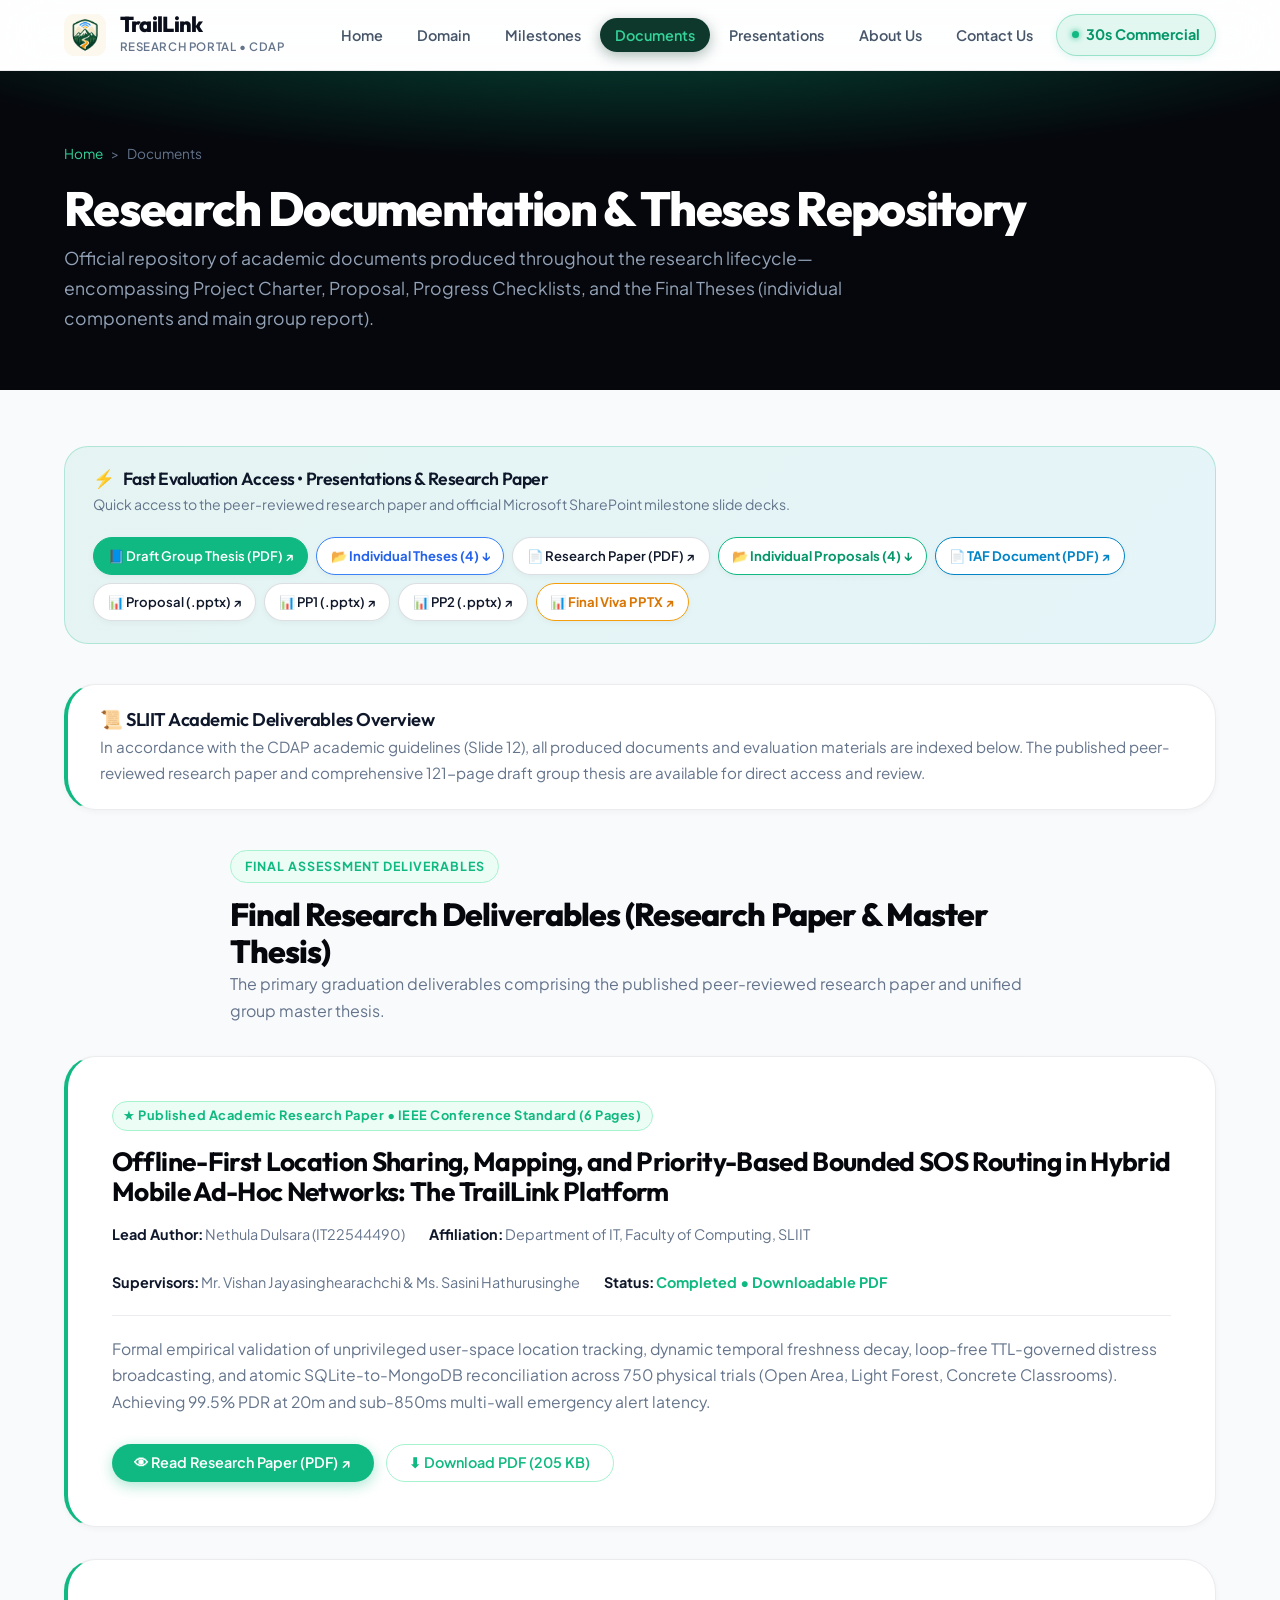
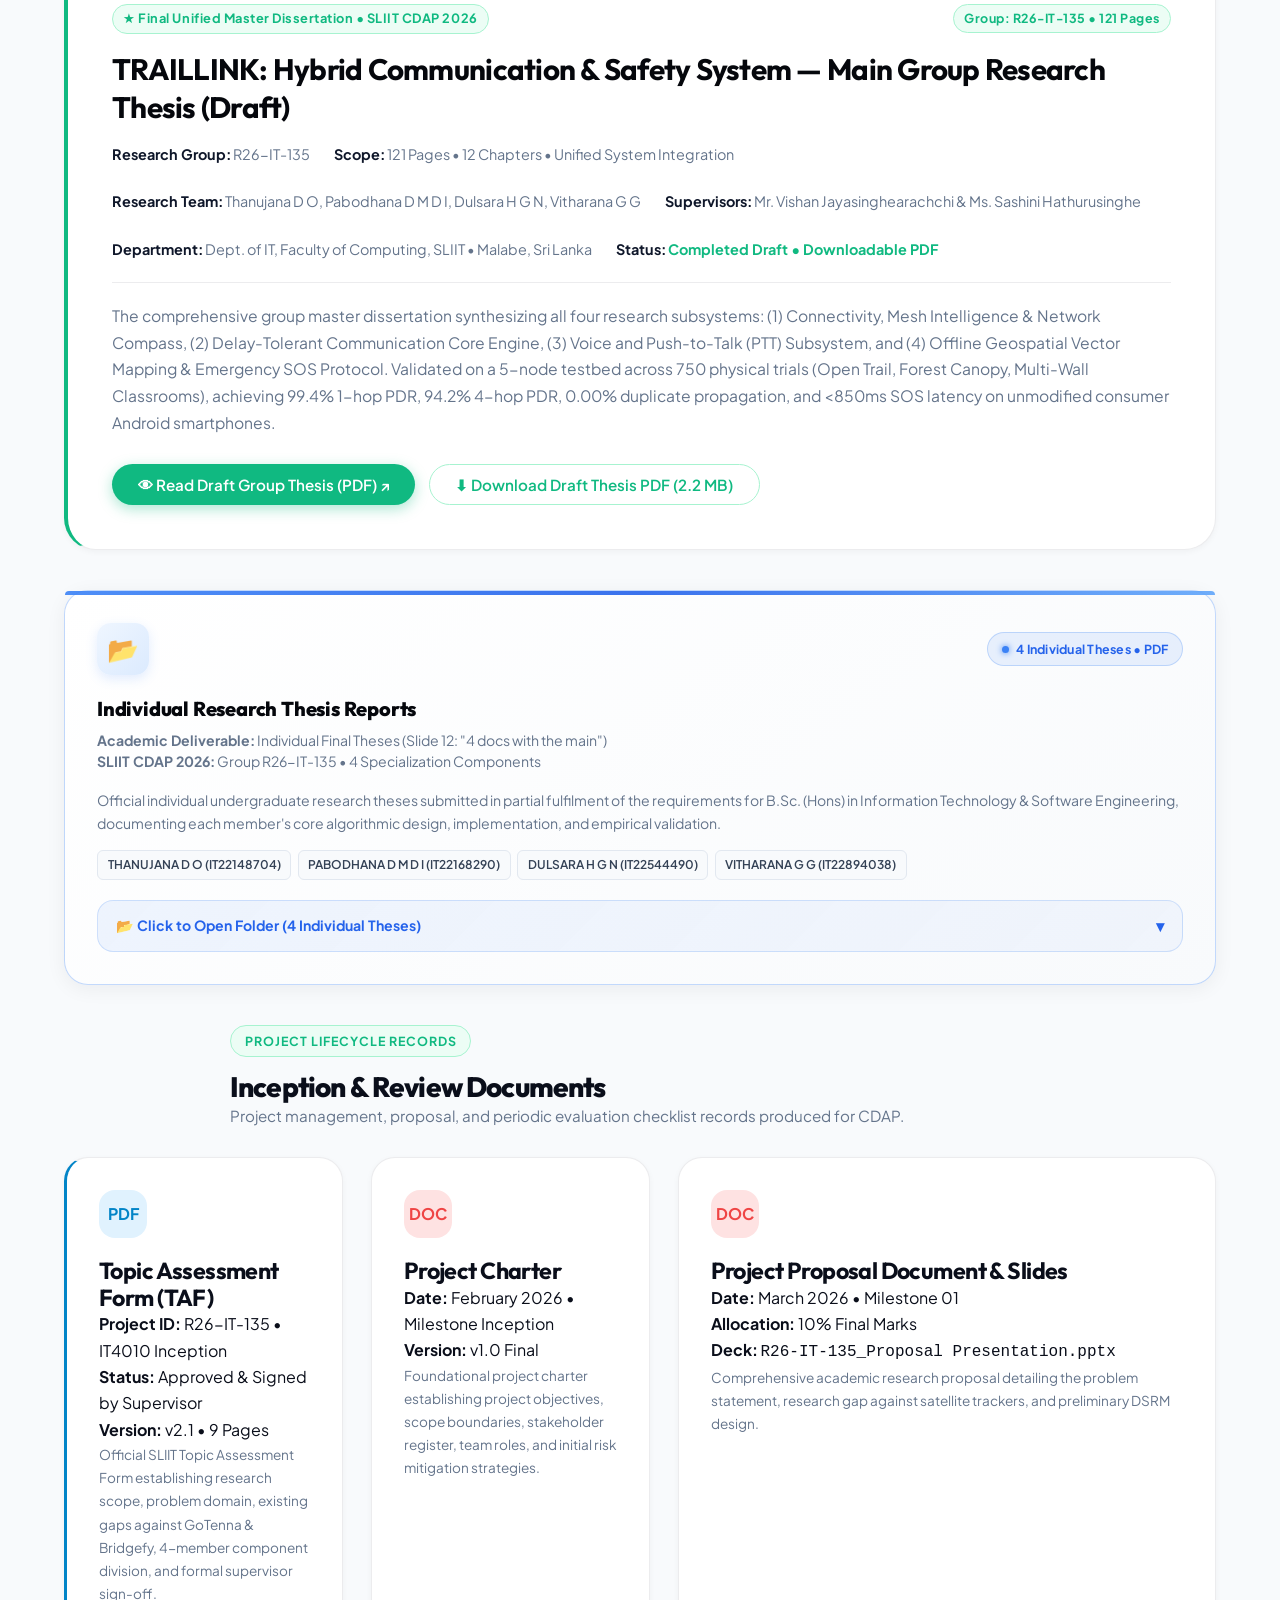
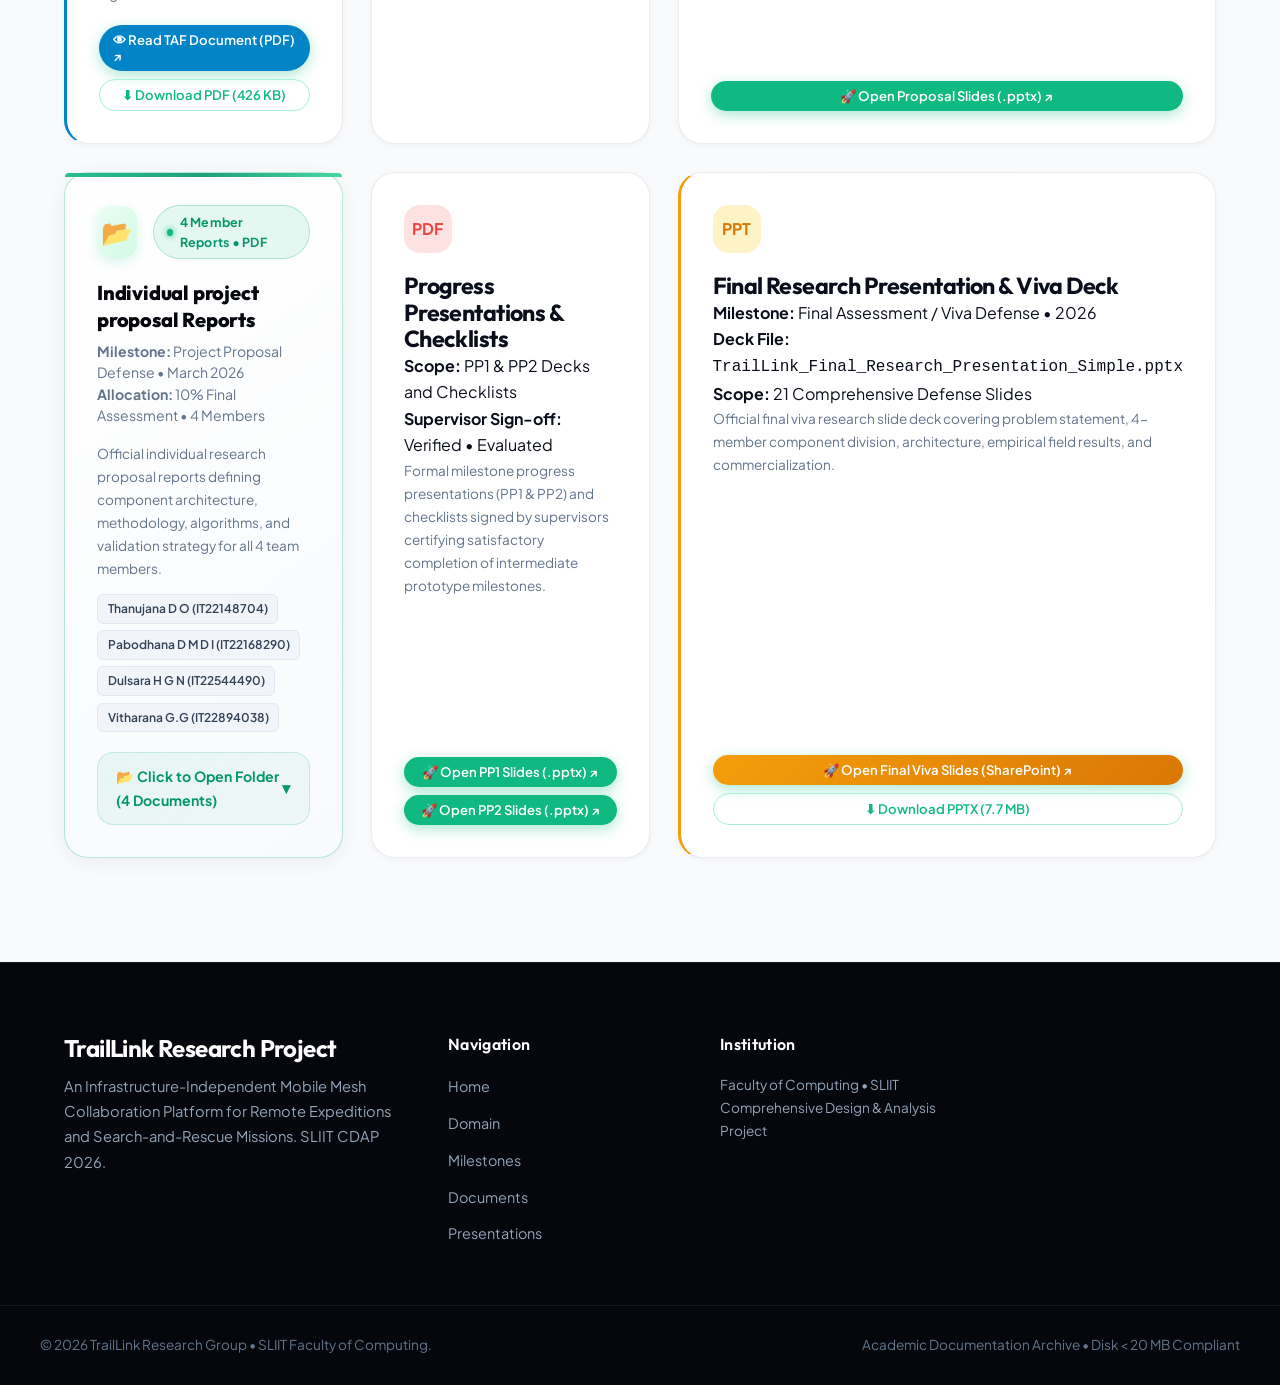
<file: documents.html>
<!DOCTYPE html>
<html lang="en">
<head>
  <meta charset="UTF-8">
  <meta name="viewport" content="width=device-width, initial-scale=1.0">
  <meta name="description" content="Research Documents: Project Charter, Proposal, Progress Checklists, and Final Theses for the TrailLink Academic Research Project.">
  <title>Documents | TrailLink Academic Research Portal</title>
  <link rel="stylesheet" href="css/style.css?v=3.3">
  <link rel="icon" type="image/png" href="images/traillink_logo.png">
</head>
<body>


  <!-- Main Header -->
  <header class="site-header">
    <div class="header-container">
      <a href="index.html?v=3.2" class="brand-wrapper">
        <img src="images/traillink_logo.png" alt="TrailLink Logo" class="brand-logo">
        <div class="brand-text">
          <h2>TrailLink</h2>
          <span>Research Portal &bull; CDAP</span>
        </div>
      </a>

      <button class="mobile-toggle" aria-label="Toggle navigation menu" aria-expanded="false">&#9776;</button>

      <nav class="main-nav" aria-label="Primary navigation">
        <ul>
          <li><a href="index.html?v=3.2" class="nav-link">Home</a></li>
          <li><a href="domain.html?v=3.2" class="nav-link">Domain</a></li>
          <li><a href="milestones.html?v=3.2" class="nav-link">Milestones</a></li>
          <li><a href="documents.html?v=3.2" class="nav-link active">Documents</a></li>
          <li><a href="presentations.html?v=3.2" class="nav-link">Presentations</a></li>
          <li><a href="about.html?v=3.2" class="nav-link">About Us</a></li>
          <li><a href="contact.html?v=3.2" class="nav-link">Contact Us</a></li>
          <li><a href="commercial.html" class="nav-link nav-link-commercial"><span class="play-dot"></span> 30s Commercial</a></li>
        </ul>
      </nav>
    </div>
  </header>

  <!-- Page Banner -->
  <section class="page-banner">
    <div class="page-banner-container">
      <div class="breadcrumbs">
        <a href="index.html?v=3.2">Home</a> &gt; <span>Documents</span>
      </div>
      <h1>Research Documentation &amp; Theses Repository</h1>
      <p>
        Official repository of academic documents produced throughout the research lifecycle—encompassing Project Charter, Proposal, Progress Checklists, and the Final Theses (individual components and main group report).
      </p>
    </div>
  </section>

  <!-- Main Content -->
  <main class="main-content">
    <div class="content-container">

      <!-- Fast Access Banner for Evaluators -->
      <div class="quick-access-banner reveal">
        <div class="quick-access-banner-content">
          <h4><span>&#9889;</span> Fast Evaluation Access &bull; Presentations &amp; Research Paper</h4>
          <p>Quick access to the peer-reviewed research paper and official Microsoft SharePoint milestone slide decks.</p>
        </div>
        <div class="quick-access-pills">
          <a href="docs/R26-IT-135_Draft_Thesis.pdf" target="_blank" class="quick-pill-btn primary">
            &#128216; Draft Group Thesis (PDF) &nearr;
          </a>
          <a href="#individualThesisFolder" class="quick-pill-btn" onclick="openAndScrollToThesisFolder(event)" style="border-color: #3b82f6; color: #2563eb; font-weight: 700;">
            &#128194; Individual Theses (4) &darr;
          </a>
          <a href="docs/R26-IT-135_Research_Paper.pdf" target="_blank" class="quick-pill-btn">
            &#128196; Research Paper (PDF) &nearr;
          </a>
          <a href="#individualProposalFolder" class="quick-pill-btn" onclick="openAndScrollToProposalFolder(event)" style="border-color: #10b981; color: #059669; font-weight: 700;">
            &#128194; Individual Proposals (4) &darr;
          </a>
          <a href="docs/TAF-R26-IT-135.pdf" target="_blank" class="quick-pill-btn" style="border-color: #0284c7; color: #0284c7; font-weight: 700;">
            &#128196; TAF Document (PDF) &nearr;
          </a>
          <a href="https://mysliit.sharepoint.com/:p:/s/CDAPSubmissionCloud/IQC15Bek_uIVSIOEgPkZGYOIATdTR-P4vl9fgC8nMhyUMdo?e=iXcJzA" target="_blank" rel="noopener noreferrer" class="quick-pill-btn">
            &#128202; Proposal (.pptx) &nearr;
          </a>
          <a href="https://mysliit.sharepoint.com/:p:/s/CDAPSubmissionCloud/IQD188hyQa2QQ5qhWTpDg05fAec-mhogsgdaYyhh0Opthes?e=thUgjJ" target="_blank" rel="noopener noreferrer" class="quick-pill-btn">
            &#128202; PP1 (.pptx) &nearr;
          </a>
          <a href="https://mysliit.sharepoint.com/:p:/s/CDAPSubmissionCloud/IQDB-FjbmU2WSJPV8QAsLF9UARYEhjuR_JwZ-eSzOdaPLUQ?e=oGb8f1" target="_blank" rel="noopener noreferrer" class="quick-pill-btn">
            &#128202; PP2 (.pptx) &nearr;
          </a>
          <a href="https://mysliit.sharepoint.com/:p:/r/sites/CDAPSubmissionCloud/_layouts/15/Doc.aspx?sourcedoc=%7BCC8E6121-EEC8-442D-A9B2-CEB54CC5E154%7D&file=TrailLink_Final_Research_Presentation_Simple.pptx&action=edit&mobileredirect=true&wdwpf=doclib-c" target="_blank" rel="noopener noreferrer" class="quick-pill-btn" style="border-color: #f59e0b; color: #d97706; font-weight: 700;">
            &#128202; Final Viva PPTX &nearr;
          </a>
        </div>
      </div>

      <!-- Notice on Academic Integrity -->
      <div class="academic-card" style="border-left: 4px solid var(--primary); padding: 1.5rem 2rem; margin-bottom: 2.5rem;">
        <h4 style="margin-bottom: 0.25rem; color: var(--secondary);">&#128220; SLIIT Academic Deliverables Overview</h4>
        <p style="font-size: 0.95rem; margin: 0; color: var(--text-muted);">
          In accordance with the CDAP academic guidelines (Slide 12), all produced documents and evaluation materials are indexed below. The published peer-reviewed research paper and comprehensive 121-page draft group thesis are available for direct access and review.
        </p>
      </div>

      <!-- Section: Final Documents (Slide 12: "4 docs with the main") -->
      <section class="section-header" style="text-align: left; margin-bottom: 2rem;">
        <span class="section-tag">Final Assessment Deliverables</span>
        <h2 style="font-size: 2rem; color: var(--apple-black);">Final Research Deliverables (Research Paper &amp; Master Thesis)</h2>
        <p style="font-size: 1rem; color: var(--text-muted);">The primary graduation deliverables comprising the published peer-reviewed research paper and unified group master thesis.</p>
      </section>

      <!-- Featured Research Paper Hero Card -->
      <article class="academic-card" style="border-left: 4px solid var(--primary); margin-bottom: 2rem;">
        <div style="display: flex; justify-content: space-between; align-items: flex-start; flex-wrap: wrap; gap: 0.5rem; margin-bottom: 1rem;">
          <span class="notice-badge" style="background: #ecfdf5; color: var(--primary); border-color: #a7f3d0; font-size: 0.8rem; font-weight: 700;">
            &#9733; Published Academic Research Paper &bull; IEEE Conference Standard (6 Pages)
          </span>
        </div>
        <h3 style="color: var(--apple-black); font-size: 1.65rem; margin-bottom: 1rem;">Offline-First Location Sharing, Mapping, and Priority-Based Bounded SOS Routing in Hybrid Mobile Ad-Hoc Networks: The TrailLink Platform</h3>
        <div style="display: flex; flex-wrap: wrap; gap: 1.5rem; font-size: 0.9rem; color: var(--text-muted); margin-bottom: 1.25rem; padding-bottom: 1.25rem; border-bottom: 1px solid var(--border-subtle);">
          <div><strong style="color: var(--secondary);">Lead Author:</strong> Nethula Dulsara (IT22544490)</div>
          <div><strong style="color: var(--secondary);">Affiliation:</strong> Department of IT, Faculty of Computing, SLIIT</div>
          <div><strong style="color: var(--secondary);">Supervisors:</strong> Mr. Vishan Jayasinghearachchi &amp; Ms. Sasini Hathurusinghe</div>
          <div><strong style="color: var(--secondary);">Status:</strong> <span style="color: var(--primary); font-weight: 700;">Completed &bull; Downloadable PDF</span></div>
        </div>
        <p style="font-size: 0.98rem; line-height: 1.7; color: var(--text-muted); margin-bottom: 1.75rem;">
          Formal empirical validation of unprivileged user-space location tracking, dynamic temporal freshness decay, loop-free TTL-governed distress broadcasting, and atomic SQLite-to-MongoDB reconciliation across 750 physical trials (Open Area, Light Forest, Concrete Classrooms). Achieving 99.5% PDR at 20m and sub-850ms multi-wall emergency alert latency.
        </p>
        <div class="doc-actions" style="display: flex; gap: 0.75rem; flex-wrap: wrap;">
          <a href="docs/R26-IT-135_Research_Paper.pdf" target="_blank" class="btn btn-primary" style="font-size: 0.9rem; padding: 0.6rem 1.4rem;">
            &#128065; Read Research Paper (PDF) &nearr;
          </a>
          <a href="docs/R26-IT-135_Research_Paper.pdf" download="R26-IT-135_Research_Paper.pdf" class="btn btn-outline" style="font-size: 0.9rem; padding: 0.6rem 1.4rem;">
            &#11015; Download PDF (205 KB)
          </a>
        </div>
      </article>

      <!-- Main Group Final Thesis Hero Card -->
      <article class="academic-card" style="border-left: 4px solid var(--primary); margin-bottom: 2.5rem;">
        <div style="display: flex; justify-content: space-between; align-items: flex-start; flex-wrap: wrap; gap: 0.5rem; margin-bottom: 1rem;">
          <span class="notice-badge" style="background: #ecfdf5; color: var(--primary); border-color: #a7f3d0; font-size: 0.8rem; font-weight: 700;">
            &#9733; Final Unified Master Dissertation &bull; SLIIT CDAP 2026
          </span>
          <span class="notice-badge" style="background: #ecfdf5; color: var(--primary); border-color: #a7f3d0; font-size: 0.78rem;">
            Group: R26-IT-135 &bull; 121 Pages
          </span>
        </div>
        <h3 style="color: var(--apple-black); font-size: 1.85rem; line-height: 1.3; margin-bottom: 1rem;">TRAILLINK: Hybrid Communication &amp; Safety System &mdash; Main Group Research Thesis (Draft)</h3>
        <div style="display: flex; flex-wrap: wrap; gap: 1.5rem; font-size: 0.9rem; color: var(--text-muted); margin-bottom: 1.25rem; padding-bottom: 1.25rem; border-bottom: 1px solid var(--border-subtle);">
          <div><strong style="color: var(--secondary);">Research Group:</strong> R26-IT-135</div>
          <div><strong style="color: var(--secondary);">Scope:</strong> 121 Pages &bull; 12 Chapters &bull; Unified System Integration</div>
          <div><strong style="color: var(--secondary);">Research Team:</strong> Thanujana D O, Pabodhana D M D I, Dulsara H G N, Vitharana G G</div>
          <div><strong style="color: var(--secondary);">Supervisors:</strong> Mr. Vishan Jayasinghearachchi &amp; Ms. Sashini Hathurusinghe</div>
          <div><strong style="color: var(--secondary);">Department:</strong> Dept. of IT, Faculty of Computing, SLIIT &bull; Malabe, Sri Lanka</div>
          <div><strong style="color: var(--secondary);">Status:</strong> <span style="color: var(--primary); font-weight: 700;">Completed Draft &bull; Downloadable PDF</span></div>
        </div>
        <p style="font-size: 0.98rem; line-height: 1.7; color: var(--text-muted); margin-bottom: 1.75rem;">
          The comprehensive group master dissertation synthesizing all four research subsystems: (1) Connectivity, Mesh Intelligence &amp; Network Compass, (2) Delay-Tolerant Communication Core Engine, (3) Voice and Push-to-Talk (PTT) Subsystem, and (4) Offline Geospatial Vector Mapping &amp; Emergency SOS Protocol. Validated on a 5-node testbed across 750 physical trials (Open Trail, Forest Canopy, Multi-Wall Classrooms), achieving 99.4% 1-hop PDR, 94.2% 4-hop PDR, 0.00% duplicate propagation, and &lt;850ms SOS latency on unmodified consumer Android smartphones.
        </p>
        <div class="doc-actions" style="display: flex; gap: 0.85rem; flex-wrap: wrap;">
          <a href="docs/R26-IT-135_Draft_Thesis.pdf" target="_blank" class="btn btn-primary" style="font-size: 0.95rem; padding: 0.65rem 1.6rem;">
            &#128065; Read Draft Group Thesis (PDF) &nearr;
          </a>
          <a href="docs/R26-IT-135_Draft_Thesis.pdf" download="R26-IT-135_Draft_Thesis.pdf" class="btn btn-outline" style="font-size: 0.95rem; padding: 0.65rem 1.6rem;">
            &#11015; Download Draft Thesis PDF (2.2 MB)
          </a>
        </div>
      </article>

      <!-- Individual Research Thesis Reports Card Folder (Slide 12: 4 Docs with the Main) -->
      <article class="doc-card folder-card folder-thesis" id="individualThesisFolder" onclick="toggleThesisFolder(event)">
        <div class="folder-card-top">
          <div class="folder-icon-wrap">
            &#128194;
          </div>
          <span class="folder-badge-pill">
            <span class="pulse-dot"></span> 4 Individual Theses &bull; PDF
          </span>
        </div>

        <h3 class="folder-card-title">Individual Research Thesis Reports</h3>

        <div class="folder-card-meta">
          <strong>Academic Deliverable:</strong> Individual Final Theses (Slide 12: "4 docs with the main")<br>
          <strong>SLIIT CDAP 2026:</strong> Group R26-IT-135 &bull; 4 Specialization Components
        </div>

        <p style="font-size: 0.88rem; color: var(--text-muted); margin-bottom: 0.85rem;">
          Official individual undergraduate research theses submitted in partial fulfilment of the requirements for B.Sc. (Hons) in Information Technology &amp; Software Engineering, documenting each member's core algorithmic design, implementation, and empirical validation.
        </p>

        <div class="folder-member-previews">
          <span class="member-chip">THANUJANA D O (IT22148704)</span>
          <span class="member-chip">PABODHANA D M D I (IT22168290)</span>
          <span class="member-chip">DULSARA H G N (IT22544490)</span>
          <span class="member-chip">VITHARANA G G (IT22894038)</span>
        </div>

        <div class="folder-toggle-bar">
          <span id="thesisFolderToggleLabel">&#128194; Click to Open Folder (4 Individual Theses)</span>
          <span class="toggle-arrow">&#9662;</span>
        </div>

        <!-- Inside that card, when clicked, show all 4 documents -->
        <div class="folder-tray" id="thesisFolderTray" onclick="event.stopPropagation()">
          <div class="folder-tray-header">
            <div>
              <h4 style="color: #1d4ed8;">&#128194; Individual Research Thesis Reports (4 Members)</h4>
              <p class="folder-tray-sub">Complete individual dissertations with literature review, methodology, implementation, empirical field results, and validation</p>
            </div>
            <button type="button" class="btn btn-outline" style="font-size: 0.8rem; padding: 0.35rem 0.85rem;" onclick="closeThesisFolder(event)">
              &#9652; Collapse Folder
            </button>
          </div>

          <div class="folder-members-grid">
            <!-- 1st thesis: THANUJANA D O -->
            <div class="member-report-card">
              <div class="member-card-badge-row">
                <span class="member-order-badge">Thesis 01</span>
                <span class="member-id-pill">IT22148704</span>
              </div>
              <div class="member-name">THANUJANA D O</div>
              <div class="member-topic">Communication Mesh Intelligence &amp; Compass</div>
              <div class="member-desc">
                Nearby Connections P2P clustering, composite link-quality estimation (RSSI, ACK RTT, PRR), split-half trend analysis, and Network Compass geodesic guidance.
              </div>
              <div class="member-card-actions">
                <a href="docs/IT22148704_DRAFT.pdf" target="_blank" class="btn-report-view">
                  &#128065; Read Thesis (PDF) &nearr;
                </a>
                <a href="docs/IT22148704_DRAFT.pdf" download="IT22148704_DRAFT.pdf" class="btn-report-download">
                  &#11015; Download PDF (1.5 MB)
                </a>
              </div>
            </div>

            <!-- 2nd thesis: PABODHANA D M D I -->
            <div class="member-report-card">
              <div class="member-card-badge-row">
                <span class="member-order-badge">Thesis 02</span>
                <span class="member-id-pill">IT22168290</span>
              </div>
              <div class="member-name">PABODHANA D M D I</div>
              <div class="member-topic">Communication Core (Hybrid Transport &amp; Multi-Hop)</div>
              <div class="member-desc">
                Unified message transport, SQLite transactional store-and-forward queue, priority preemption, loop-free multi-hop relay with TTL hop-budget, and cloud sync.
              </div>
              <div class="member-card-actions">
                <a href="docs/IT22168290_DRAFT.pdf" target="_blank" class="btn-report-view">
                  &#128065; Read Thesis (PDF) &nearr;
                </a>
                <a href="docs/IT22168290_DRAFT.pdf" download="IT22168290_DRAFT.pdf" class="btn-report-download">
                  &#11015; Download PDF (631 KB)
                </a>
              </div>
            </div>

            <!-- 3rd thesis: DULSARA H G N -->
            <div class="member-report-card">
              <div class="member-card-badge-row">
                <span class="member-order-badge">Thesis 03</span>
                <span class="member-id-pill">IT22544490</span>
              </div>
              <div class="member-name">DULSARA H G N</div>
              <div class="member-topic">Offline Spatial Awareness, Mapping &amp; Emergency SOS</div>
              <div class="member-desc">
                Local-first GNSS spatial pipeline, offline MBTiles vector/raster mapping with dynamic temporal freshness decay, out-of-order SOS preemption, and BridgeEngine MongoDB reconciliation.
              </div>
              <div class="member-card-actions">
                <a href="docs/IT22544490_DRAFT.pdf" target="_blank" class="btn-report-view">
                  &#128065; Read Thesis (PDF) &nearr;
                </a>
                <a href="docs/IT22544490_DRAFT.pdf" download="IT22544490_DRAFT.pdf" class="btn-report-download">
                  &#11015; Download PDF (3.8 MB)
                </a>
              </div>
            </div>

            <!-- 4th thesis: VITHARANA G G -->
            <div class="member-report-card">
              <div class="member-card-badge-row">
                <span class="member-order-badge">Thesis 04</span>
                <span class="member-id-pill">IT22894038</span>
              </div>
              <div class="member-name">VITHARANA G G</div>
              <div class="member-topic">Voice &amp; PTT / Delay-Tolerant Message Persistence</div>
              <div class="member-desc">
                Store-carry-forward persistence on consumer Android, crash-safe SQLite WAL, 3-tier TTL lifecycle management (24h/6h/2h), 3s/12s BLE duty cycle scanner, and audio streaming.
              </div>
              <div class="member-card-actions">
                <a href="docs/IT22894038_DRAFT.pdf" target="_blank" class="btn-report-view">
                  &#128065; Read Thesis (PDF) &nearr;
                </a>
                <a href="docs/IT22894038_DRAFT.pdf" download="IT22894038_DRAFT.pdf" class="btn-report-download">
                  &#11015; Download PDF (2.0 MB)
                </a>
              </div>
            </div>
          </div>
        </div>
      </article>

      <!-- Section: Inception & Milestone Documents (Slide 12: Project Charter, Proposal, Check Lists) -->
      <section class="section-header" style="text-align: left; margin-bottom: 1.75rem; margin-top: 1rem;">
        <span class="section-tag">Project Lifecycle Records</span>
        <h2 style="font-size: 1.75rem;">Inception &amp; Review Documents</h2>
        <p style="font-size: 0.95rem; color: var(--text-muted);">Project management, proposal, and periodic evaluation checklist records produced for CDAP.</p>
      </section>

      <div class="docs-grid">
        <!-- Topic Assessment Form (TAF) -->
        <article class="doc-card" style="border-left: 3px solid #0284c7;">
          <div class="doc-type-icon" style="background: #e0f2fe; color: #0284c7;">PDF</div>
          <h3 class="doc-title">Topic Assessment Form (TAF)</h3>
          <div class="doc-meta">
            <strong>Project ID:</strong> R26-IT-135 &bull; IT4010 Inception<br>
            <strong>Status:</strong> Approved &amp; Signed by Supervisor<br>
            <strong>Version:</strong> v2.1 &bull; 9 Pages
          </div>
          <p style="font-size: 0.85rem; color: var(--text-muted); margin-bottom: 1.25rem;">
            Official SLIIT Topic Assessment Form establishing research scope, problem domain, existing gaps against GoTenna &amp; Bridgefy, 4-member component division, and formal supervisor sign-off.
          </p>
          <div class="doc-actions" style="display: flex; flex-direction: column; gap: 0.5rem; margin-top: auto;">
            <a href="docs/TAF-R26-IT-135.pdf" target="_blank" class="btn btn-primary" style="font-size: 0.82rem; padding: 0.45rem 0.85rem; background: #0284c7; border-color: #0284c7;">
              &#128065; Read TAF Document (PDF) &nearr;
            </a>
            <a href="docs/TAF-R26-IT-135.pdf" download="TAF-R26-IT-135.pdf" class="btn btn-outline" style="font-size: 0.82rem; padding: 0.45rem 0.85rem;">
              &#11015; Download PDF (426 KB)
            </a>
          </div>
        </article>

        <!-- Project Charter -->
        <article class="doc-card">
          <div class="doc-type-icon">DOC</div>
          <h3 class="doc-title">Project Charter</h3>
          <div class="doc-meta">
            <strong>Date:</strong> February 2026 &bull; Milestone Inception<br>
            <strong>Version:</strong> v1.0 Final
          </div>
          <p style="font-size: 0.85rem; color: var(--text-muted);">
            Foundational project charter establishing project objectives, scope boundaries, stakeholder register, team roles, and initial risk mitigation strategies.
          </p>

        </article>

        <!-- Proposal Document -->
        <article class="doc-card">
          <div class="doc-type-icon">DOC</div>
          <h3 class="doc-title">Project Proposal Document &amp; Slides</h3>
          <div class="doc-meta">
            <strong>Date:</strong> March 2026 &bull; Milestone 01<br>
            <strong>Allocation:</strong> 10% Final Marks<br>
            <strong>Deck:</strong> <code>R26-IT-135_Proposal Presentation.pptx</code>
          </div>
          <p style="font-size: 0.85rem; color: var(--text-muted); margin-bottom: 1.25rem;">
            Comprehensive academic research proposal detailing the problem statement, research gap against satellite trackers, and preliminary DSRM design.
          </p>
          <div class="doc-actions" style="display: flex; flex-direction: column; gap: 0.5rem; margin-top: auto;">
            <a href="https://mysliit.sharepoint.com/:p:/s/CDAPSubmissionCloud/IQC15Bek_uIVSIOEgPkZGYOIATdTR-P4vl9fgC8nMhyUMdo?e=iXcJzA" target="_blank" rel="noopener noreferrer" class="btn btn-primary" style="font-size: 0.82rem; padding: 0.45rem 0.85rem;">
              &#128640; Open Proposal Slides (.pptx) &nearr;
            </a>
          </div>
        </article>

        <!-- Individual project proposal Reports Card Folder -->
        <article class="doc-card folder-card" id="individualProposalFolder" onclick="toggleProposalFolder(event)">
          <div class="folder-card-top">
            <div class="folder-icon-wrap">
              &#128194;
            </div>
            <span class="folder-badge-pill">
              <span class="pulse-dot"></span> 4 Member Reports &bull; PDF
            </span>
          </div>

          <h3 class="folder-card-title">Individual project proposal Reports</h3>

          <div class="folder-card-meta">
            <strong>Milestone:</strong> Project Proposal Defense &bull; March 2026<br>
            <strong>Allocation:</strong> 10% Final Assessment &bull; 4 Members
          </div>

          <p style="font-size: 0.85rem; color: var(--text-muted); margin-bottom: 0.85rem;">
            Official individual research proposal reports defining component architecture, methodology, algorithms, and validation strategy for all 4 team members.
          </p>

          <div class="folder-member-previews">
            <span class="member-chip">Thanujana D O (IT22148704)</span>
            <span class="member-chip">Pabodhana D M D I (IT22168290)</span>
            <span class="member-chip">Dulsara H G N (IT22544490)</span>
            <span class="member-chip">Vitharana G.G (IT22894038)</span>
          </div>

          <div class="folder-toggle-bar">
            <span id="folderToggleLabel">&#128194; Click to Open Folder (4 Documents)</span>
            <span class="toggle-arrow">&#9662;</span>
          </div>

          <!-- Inside that card, when clicked, show all 4 documents -->
          <div class="folder-tray" id="folderTray" onclick="event.stopPropagation()">
            <div class="folder-tray-header">
              <div>
                <h4>&#128194; Individual project proposal Reports</h4>
                <p class="folder-tray-sub">Official academic proposal specifications for each research subsystem (4 Members)</p>
              </div>
              <button type="button" class="btn btn-outline" style="font-size: 0.8rem; padding: 0.35rem 0.85rem;" onclick="closeProposalFolder(event)">
                &#9652; Collapse Folder
              </button>
            </div>

            <div class="folder-members-grid">
              <!-- 1st document: Thanujana D O -->
              <div class="member-report-card">
                <div class="member-card-badge-row">
                  <span class="member-order-badge">1st Document</span>
                  <span class="member-id-pill">IT22148704</span>
                </div>
                <div class="member-name">Thanujana D O</div>
                <div class="member-topic">Short-Range Direct BLE Communication Layer</div>
                <div class="member-desc">
                  BLE GATT 1-to-1 &amp; group messaging, 128-bit AES-CBC encryption with dynamic nonces, delivery confirmation status flow, and local Room cache.
                </div>
                <div class="member-card-actions">
                  <a href="docs/IT22148704_Project_Proposal.pdf" target="_blank" class="btn-report-view">
                    &#128065; Read Proposal (PDF) &nearr;
                  </a>
                  <a href="docs/IT22148704_Project_Proposal.pdf" download="IT22148704_Project _Proposal.pdf" class="btn-report-download">
                    &#11015; Download PDF (1.3 MB)
                  </a>
                </div>
              </div>

              <!-- 2nd document: Pabodhana D M D I -->
              <div class="member-report-card">
                <div class="member-card-badge-row">
                  <span class="member-order-badge">2nd Document</span>
                  <span class="member-id-pill">IT22168290</span>
                </div>
                <div class="member-name">Pabodhana D M D I</div>
                <div class="member-topic">Decentralized Multi-Hop Routing &amp; Delivery Assurance</div>
                <div class="member-desc">
                  Reactive AODV-BLE multi-hop protocol, hop-path-based ACK back-propagation, AES-256-GCM application-layer encryption, and UUID loop prevention.
                </div>
                <div class="member-card-actions">
                  <a href="docs/IT22168290_Project_Proposal.pdf" target="_blank" class="btn-report-view">
                    &#128065; Read Proposal (PDF) &nearr;
                  </a>
                  <a href="docs/IT22168290_Project_Proposal.pdf" download="IT22168290_Project_Proposal.pdf" class="btn-report-download">
                    &#11015; Download PDF (1.4 MB)
                  </a>
                </div>
              </div>

              <!-- 3rd document: Dulsara H G N -->
              <div class="member-report-card">
                <div class="member-card-badge-row">
                  <span class="member-order-badge">3rd Document</span>
                  <span class="member-id-pill">IT22544490</span>
                </div>
                <div class="member-name">Dulsara H G N</div>
                <div class="member-topic">Context-Aware Communication Manager (CACM)</div>
                <div class="member-desc">
                  Central intelligence rule-based decision engine (5 priority rules), RSSI proximity estimation, emergency flood prioritization, and battery-aware relay selection.
                </div>
                <div class="member-card-actions">
                  <a href="docs/IT22544490_Project_Proposal.pdf" target="_blank" class="btn-report-view">
                    &#128065; Read Proposal (PDF) &nearr;
                  </a>
                  <a href="docs/IT22544490_Project_Proposal.pdf" download="IT22544490_Project Proposal.pdf" class="btn-report-download">
                    &#11015; Download PDF (2.3 MB)
                  </a>
                </div>
              </div>

              <!-- 4th document: Vitharana G.G -->
              <div class="member-report-card">
                <div class="member-card-badge-row">
                  <span class="member-order-badge">4th Document</span>
                  <span class="member-id-pill">IT22894038</span>
                </div>
                <div class="member-name">Vitharana G.G</div>
                <div class="member-topic">Message Persistence &amp; Opportunistic Delivery Trigger</div>
                <div class="member-desc">
                  Delay-Tolerant Network (DTN) store-carry-forward, crash-safe SQLite WAL persistence, 3-tier TTL lifecycle (24h/6h/2h), and 3s/12s BLE duty cycle scanner.
                </div>
                <div class="member-card-actions">
                  <a href="docs/IT22894038_Project_Proposal.pdf" target="_blank" class="btn-report-view">
                    &#128065; Read Proposal (PDF) &nearr;
                  </a>
                  <a href="docs/IT22894038_Project_Proposal.pdf" download="IT22894038_Project_Proposal.pdf" class="btn-report-download">
                    &#11015; Download PDF (1.6 MB)
                  </a>
                </div>
              </div>
            </div>
          </div>
        </article>

        <!-- Progress Checklists & Presentations -->
        <article class="doc-card">
          <div class="doc-type-icon">PDF</div>
          <h3 class="doc-title">Progress Presentations &amp; Checklists</h3>
          <div class="doc-meta">
            <strong>Scope:</strong> PP1 &amp; PP2 Decks and Checklists<br>
            <strong>Supervisor Sign-off:</strong> Verified &bull; Evaluated
          </div>
          <p style="font-size: 0.85rem; color: var(--text-muted); margin-bottom: 1.25rem;">
            Formal milestone progress presentations (PP1 &amp; PP2) and checklists signed by supervisors certifying satisfactory completion of intermediate prototype milestones.
          </p>
          <div class="doc-actions" style="display: flex; flex-direction: column; gap: 0.5rem; margin-top: auto;">
            <a href="https://mysliit.sharepoint.com/:p:/s/CDAPSubmissionCloud/IQD188hyQa2QQ5qhWTpDg05fAec-mhogsgdaYyhh0Opthes?e=thUgjJ" target="_blank" rel="noopener noreferrer" class="btn btn-primary" style="font-size: 0.82rem; padding: 0.45rem 0.85rem;">
              &#128640; Open PP1 Slides (.pptx) &nearr;
            </a>
            <a href="https://mysliit.sharepoint.com/:p:/s/CDAPSubmissionCloud/IQDB-FjbmU2WSJPV8QAsLF9UARYEhjuR_JwZ-eSzOdaPLUQ?e=oGb8f1" target="_blank" rel="noopener noreferrer" class="btn btn-primary" style="font-size: 0.82rem; padding: 0.45rem 0.85rem;">
              &#128640; Open PP2 Slides (.pptx) &nearr;
            </a>
          </div>
        </article>

        <!-- Final Research Presentation & Viva Deck -->
        <article class="doc-card" style="border-left: 3px solid #f59e0b;">
          <div class="doc-type-icon" style="background: #fef3c7; color: #d97706;">PPT</div>
          <h3 class="doc-title">Final Research Presentation &amp; Viva Deck</h3>
          <div class="doc-meta">
            <strong>Milestone:</strong> Final Assessment / Viva Defense &bull; 2026<br>
            <strong>Deck File:</strong> <code>TrailLink_Final_Research_Presentation_Simple.pptx</code><br>
            <strong>Scope:</strong> 21 Comprehensive Defense Slides
          </div>
          <p style="font-size: 0.85rem; color: var(--text-muted); margin-bottom: 1.25rem;">
            Official final viva research slide deck covering problem statement, 4-member component division, architecture, empirical field results, and commercialization.
          </p>
          <div class="doc-actions" style="display: flex; flex-direction: column; gap: 0.5rem; margin-top: auto;">
            <a href="https://mysliit.sharepoint.com/:p:/r/sites/CDAPSubmissionCloud/_layouts/15/Doc.aspx?sourcedoc=%7BCC8E6121-EEC8-442D-A9B2-CEB54CC5E154%7D&file=TrailLink_Final_Research_Presentation_Simple.pptx&action=edit&mobileredirect=true&wdwpf=doclib-c" target="_blank" rel="noopener noreferrer" class="btn btn-primary" style="font-size: 0.82rem; padding: 0.45rem 0.85rem; background: linear-gradient(135deg, #f59e0b 0%, #d97706 100%); border-color: #d97706;">
              &#128640; Open Final Viva Slides (SharePoint) &nearr;
            </a>
            <a href="docs/TrailLink_Final_Research_Presentation_Simple.pptx" download="TrailLink_Final_Research_Presentation_Simple.pptx" class="btn btn-outline" style="font-size: 0.82rem; padding: 0.45rem 0.85rem;">
              &#11015; Download PPTX (7.7 MB)
            </a>
          </div>
        </article>
      </div>

    </div>
  </main>

  <!-- Site Footer -->
  <footer class="site-footer">
    <div class="footer-top">
      <div class="footer-brand">
        <h3>TrailLink Research Project</h3>
        <p>An Infrastructure-Independent Mobile Mesh Collaboration Platform for Remote Expeditions and Search-and-Rescue Missions. SLIIT CDAP 2026.</p>
      </div>
      <div class="footer-col">
        <h4>Navigation</h4>
        <ul>
          <li><a href="index.html?v=3.2">Home</a></li>
          <li><a href="domain.html?v=3.2">Domain</a></li>
          <li><a href="milestones.html?v=3.2">Milestones</a></li>
          <li><a href="documents.html?v=3.2">Documents</a></li>
          <li><a href="presentations.html?v=3.2">Presentations</a></li>
        </ul>
      </div>

      <div class="footer-col">
        <h4>Institution</h4>
        <p style="font-size: 0.85rem; color: #94a3b8;">
          Faculty of Computing &bull; SLIIT<br>
          Comprehensive Design &amp; Analysis Project
        </p>
      </div>
    </div>
    <div class="footer-bottom">
      <div class="footer-bottom-container">
        <div>&copy; 2026 TrailLink Research Group &bull; SLIIT Faculty of Computing.</div>
        <div>Academic Documentation Archive &bull; Disk &lt; 20 MB Compliant</div>
      </div>
    </div>
  </footer>

  <script src="js/main.js?v=3.2"></script>
</body>
</html>
</file>
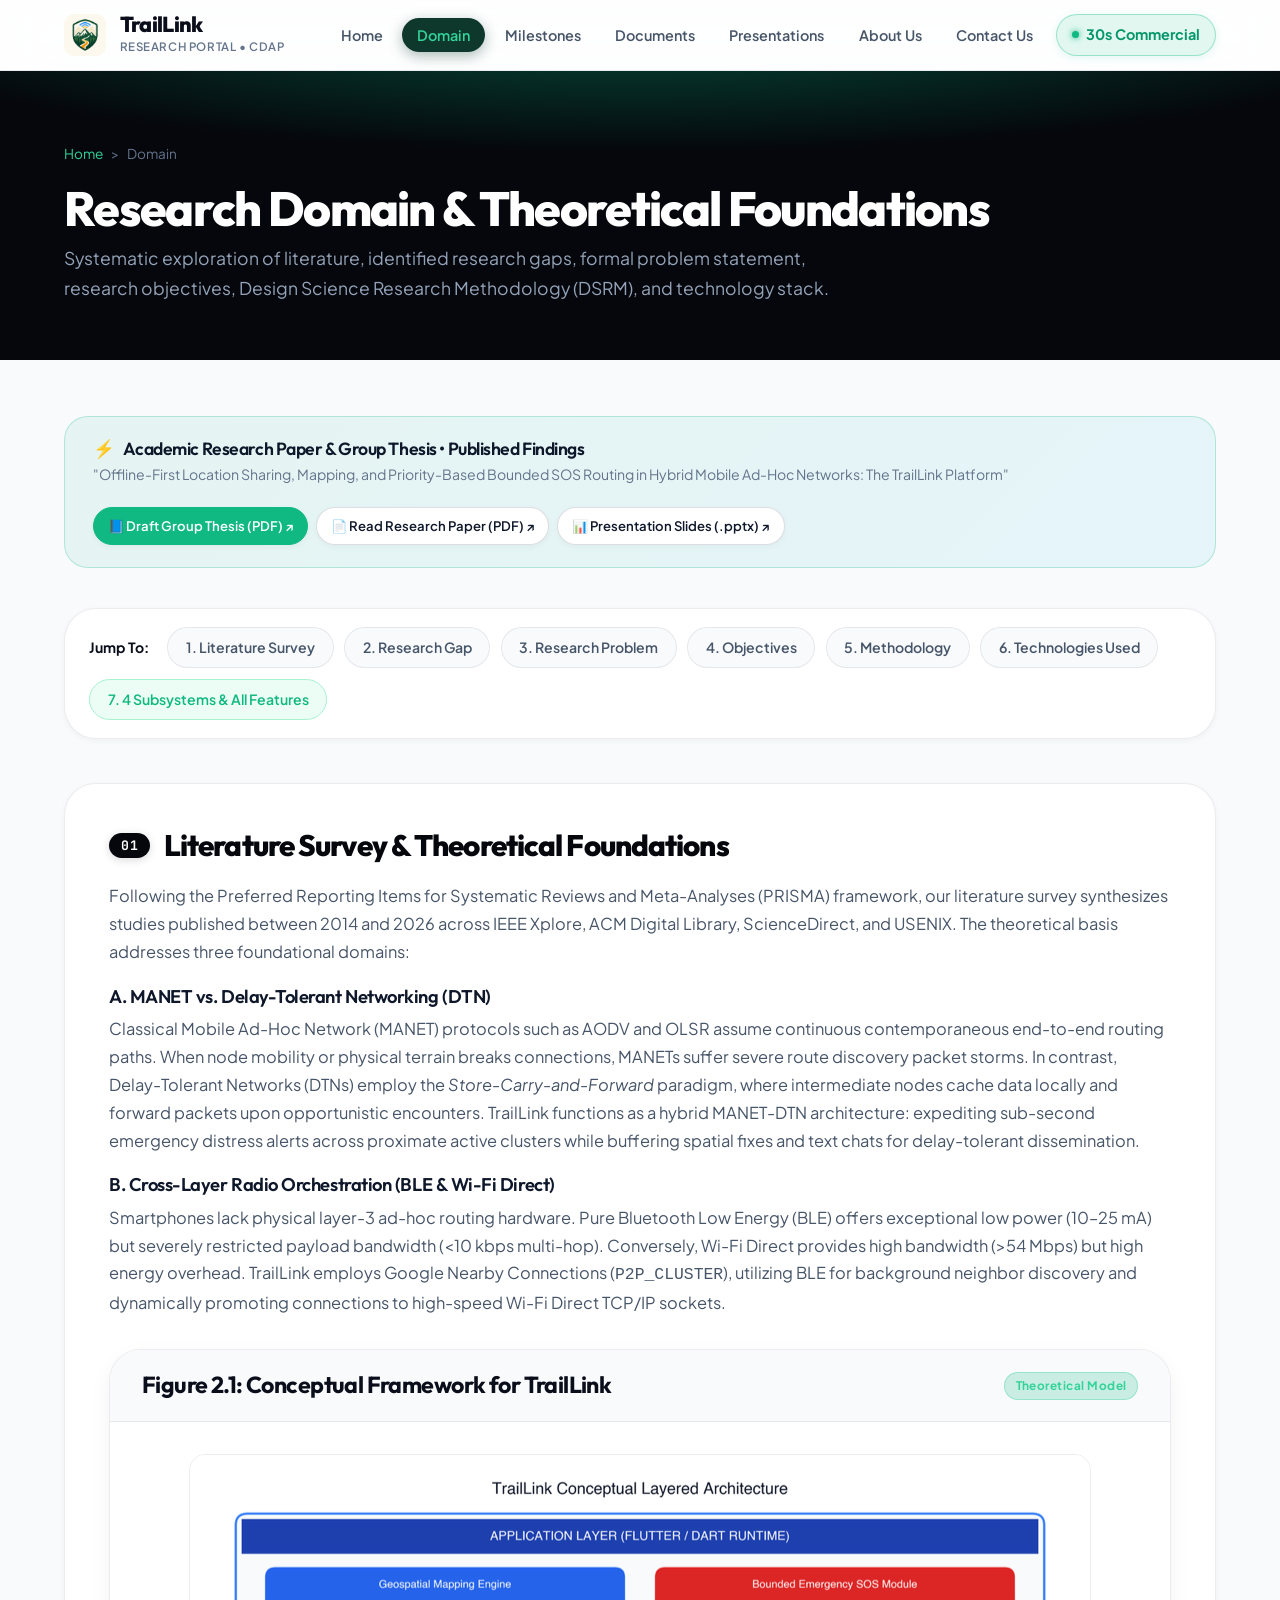
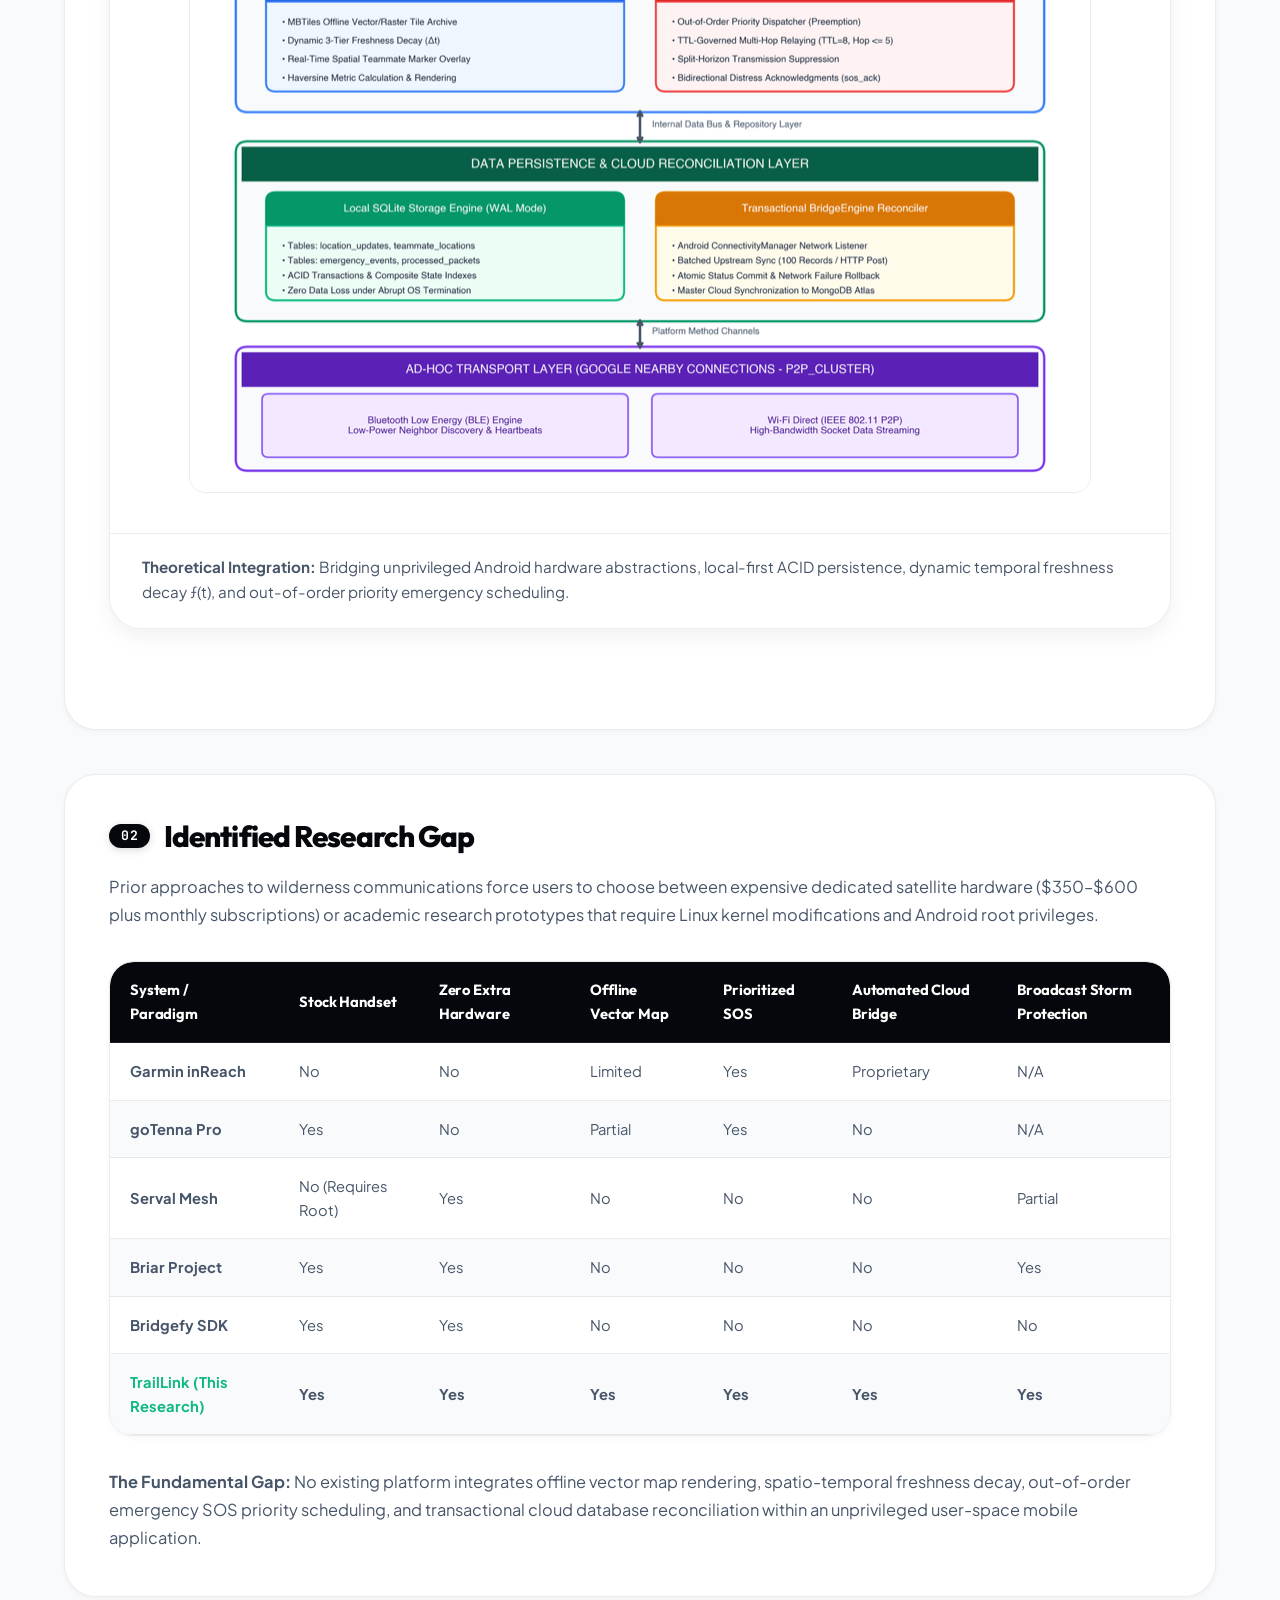
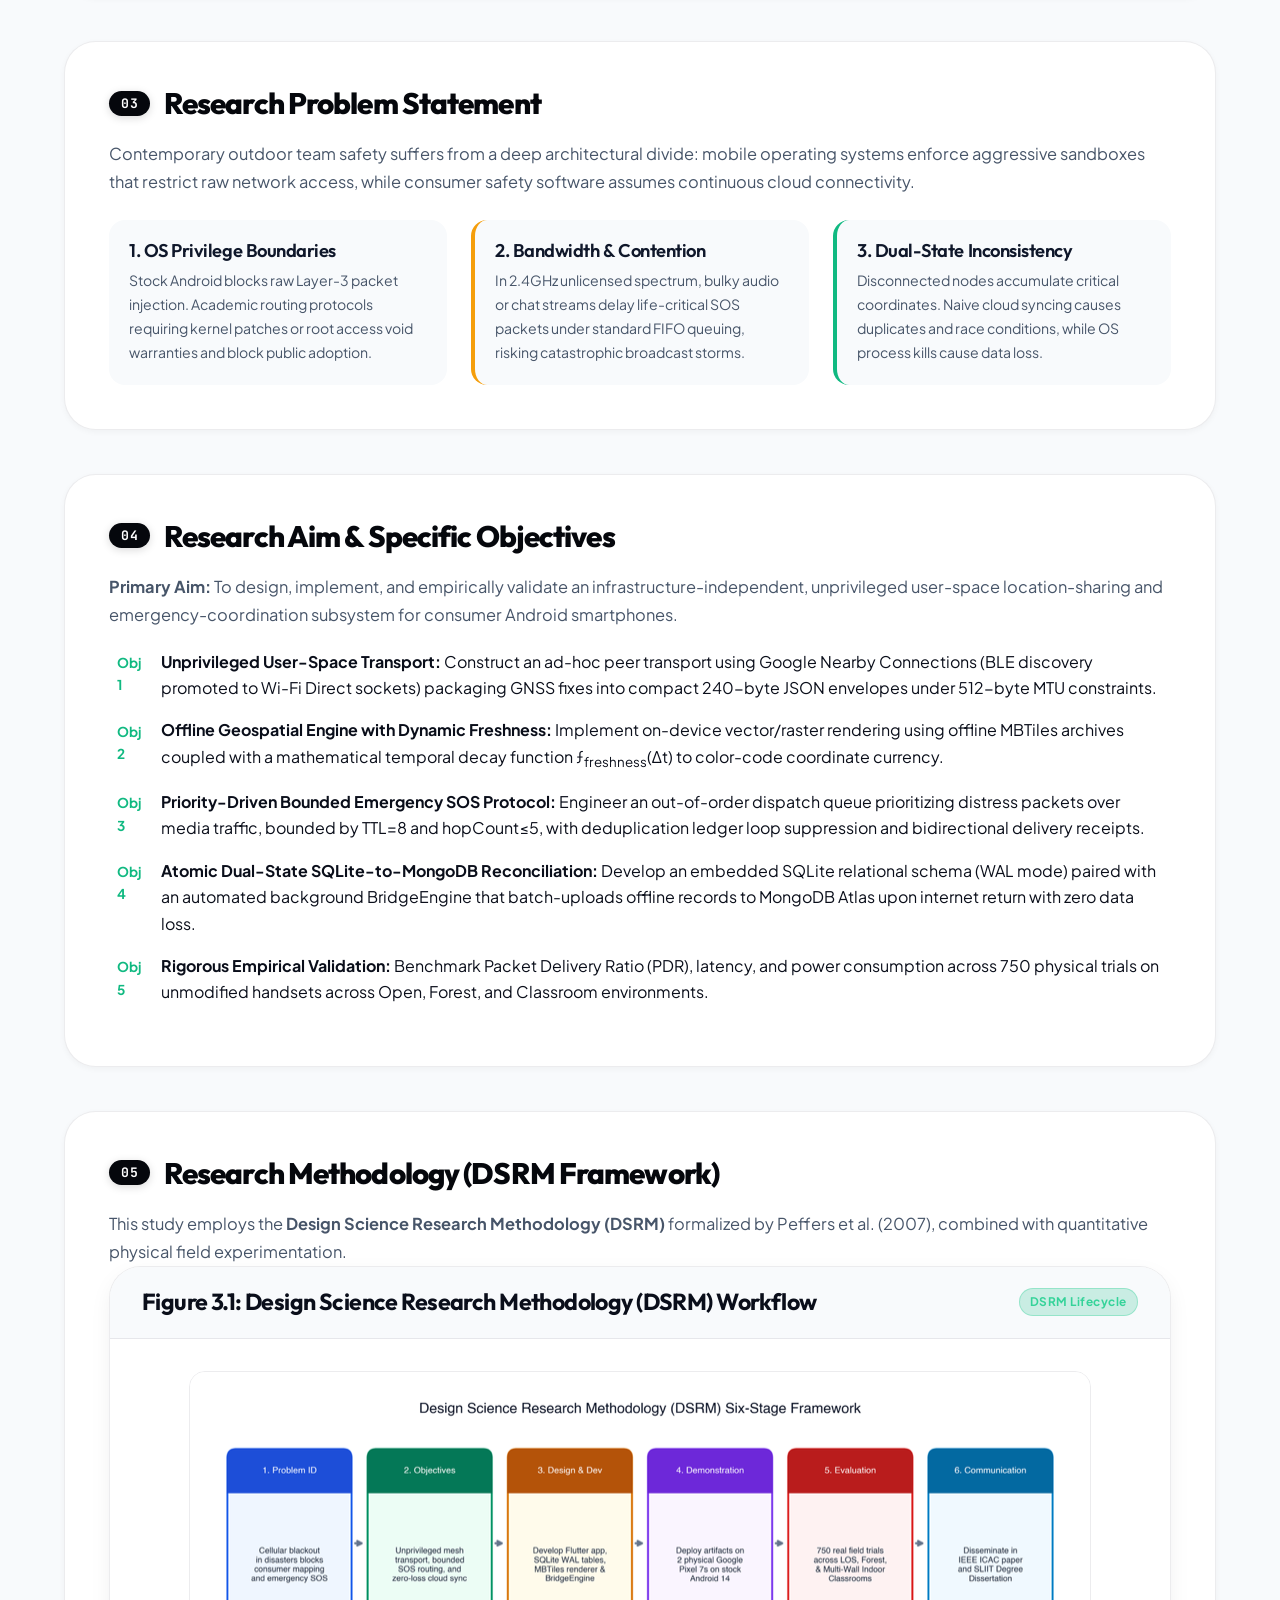
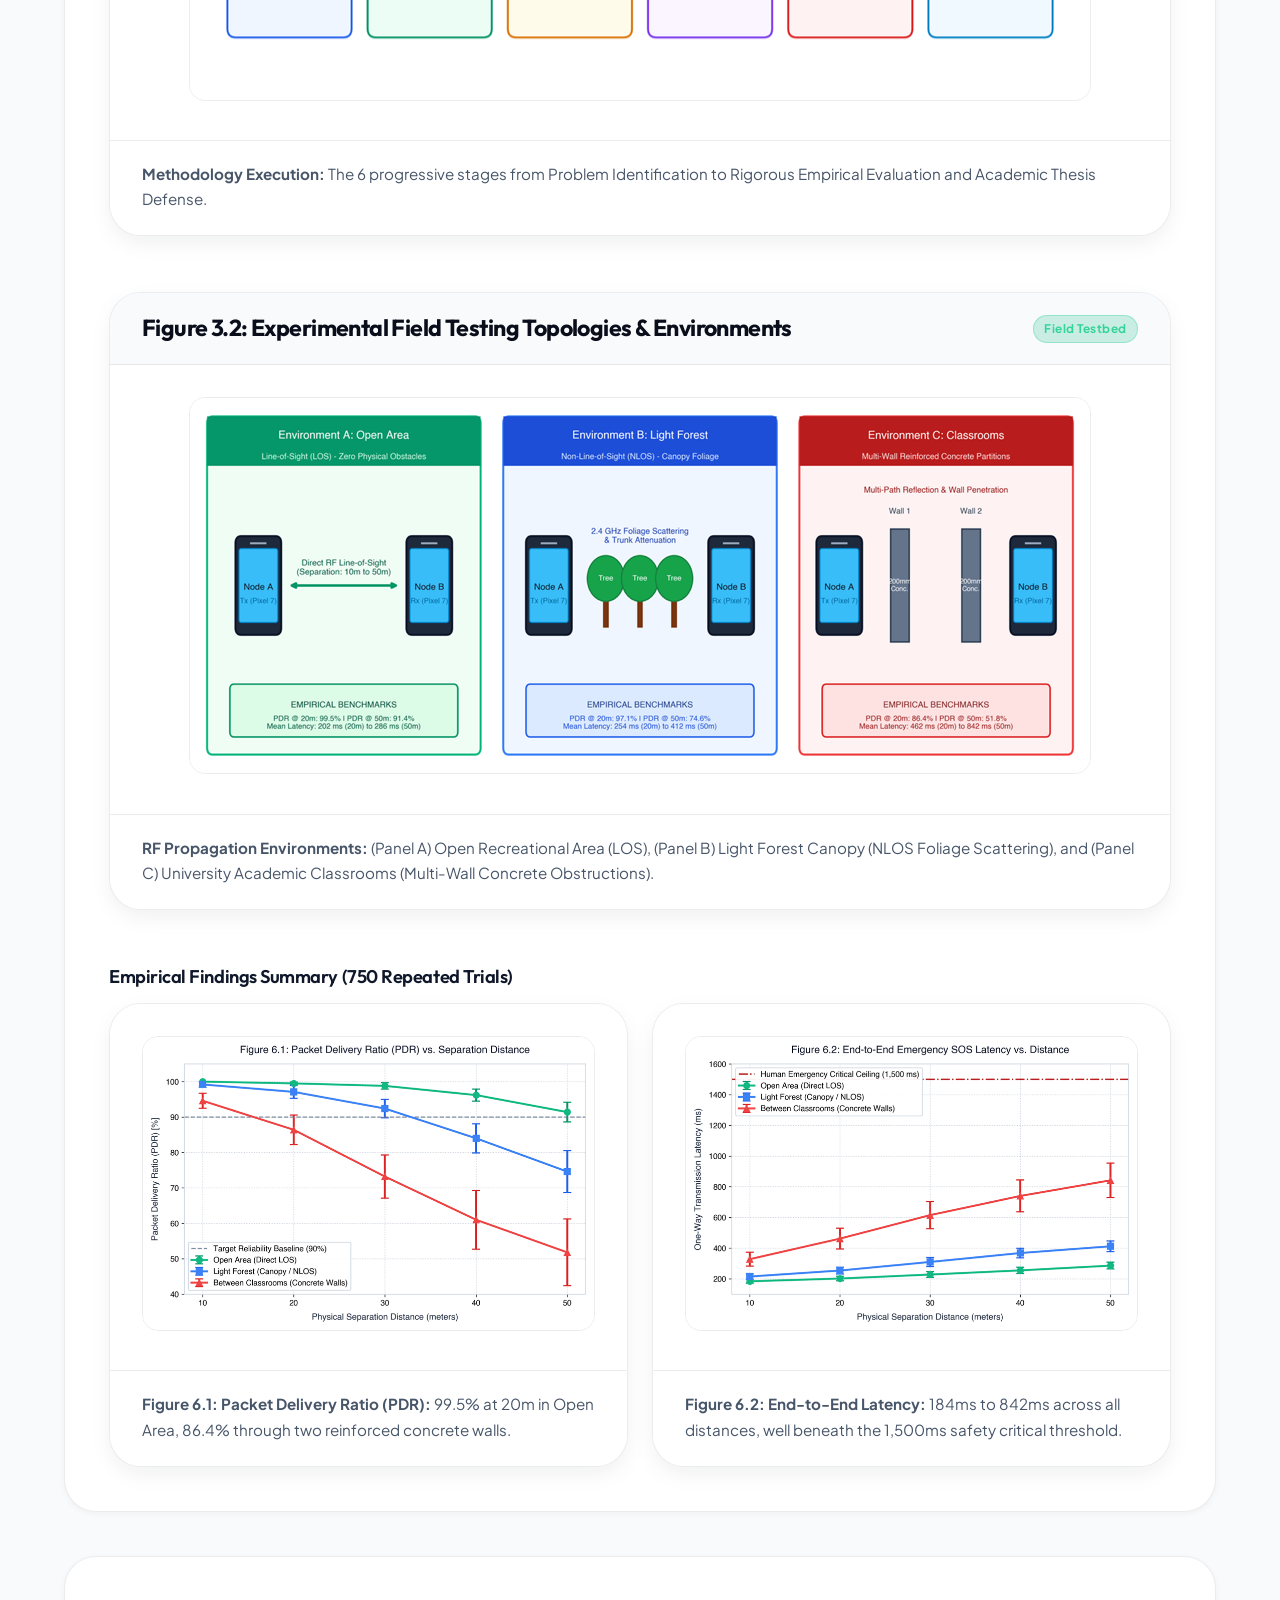
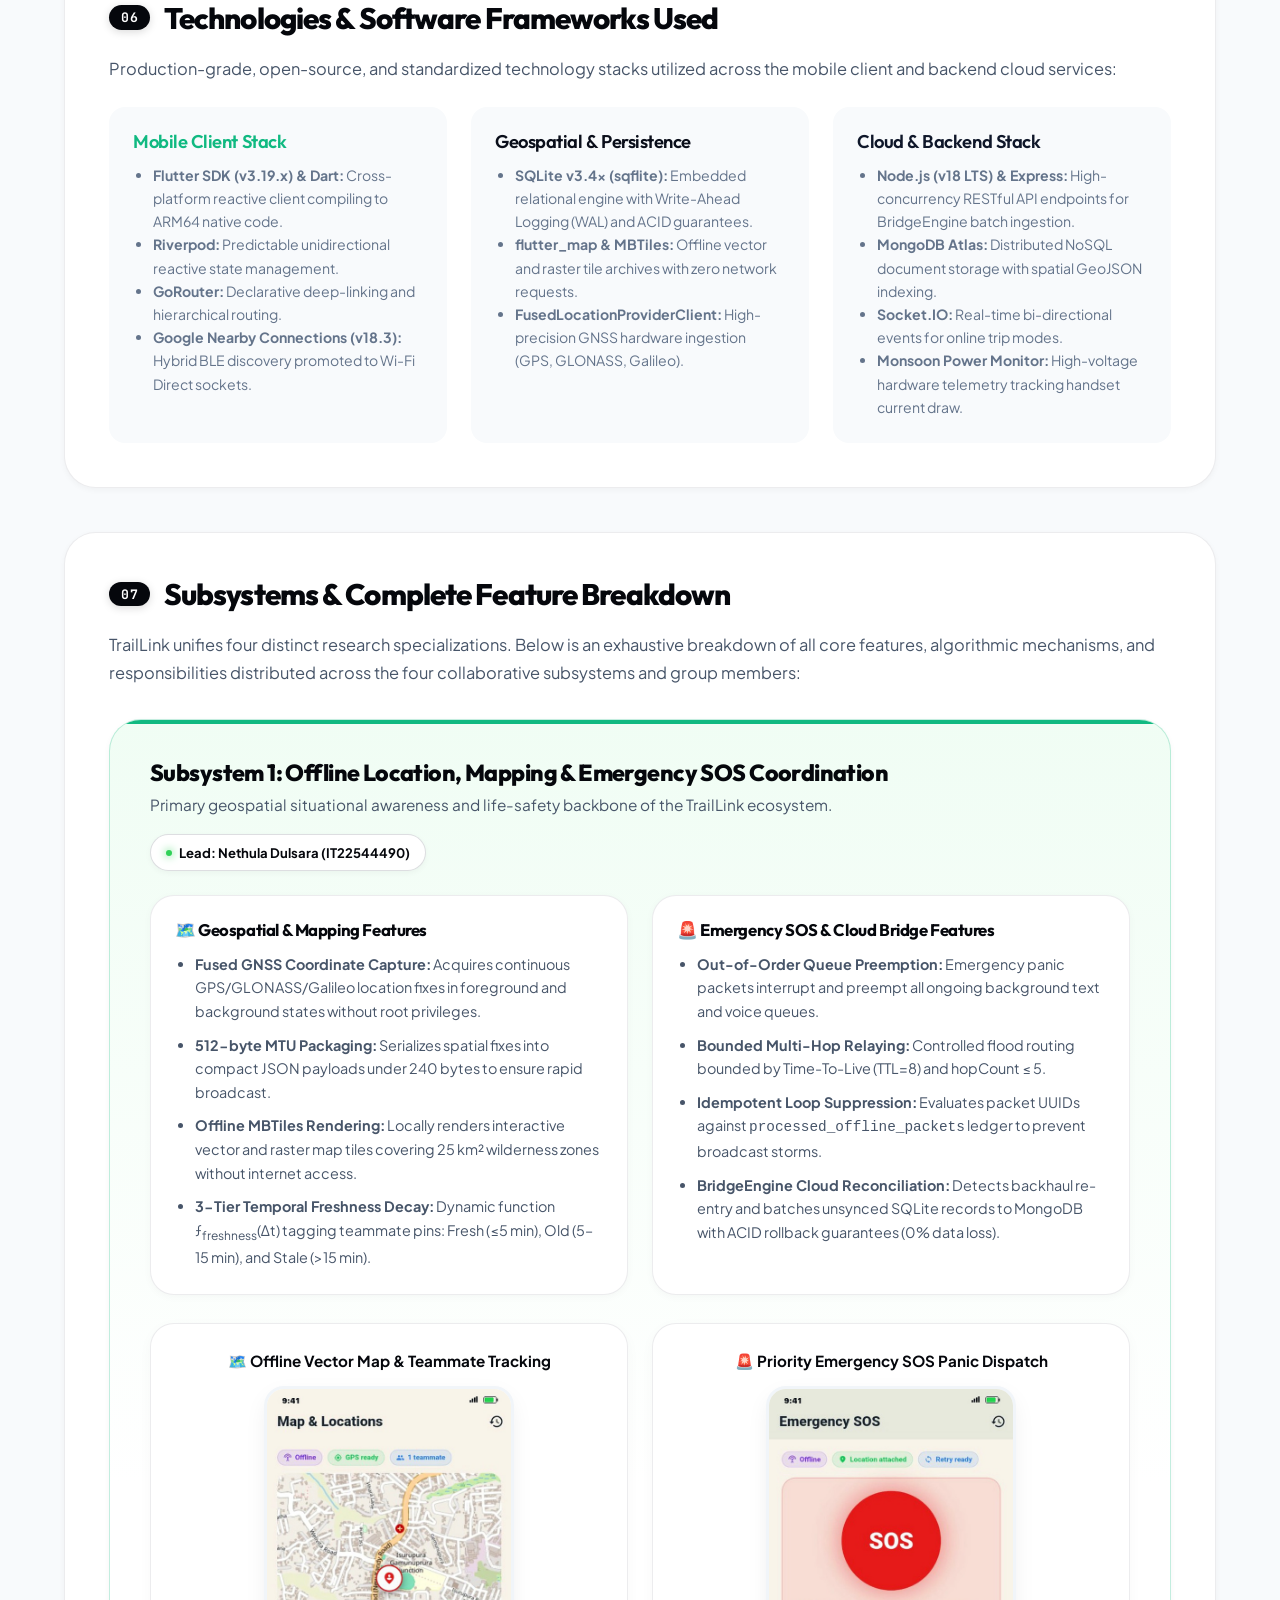
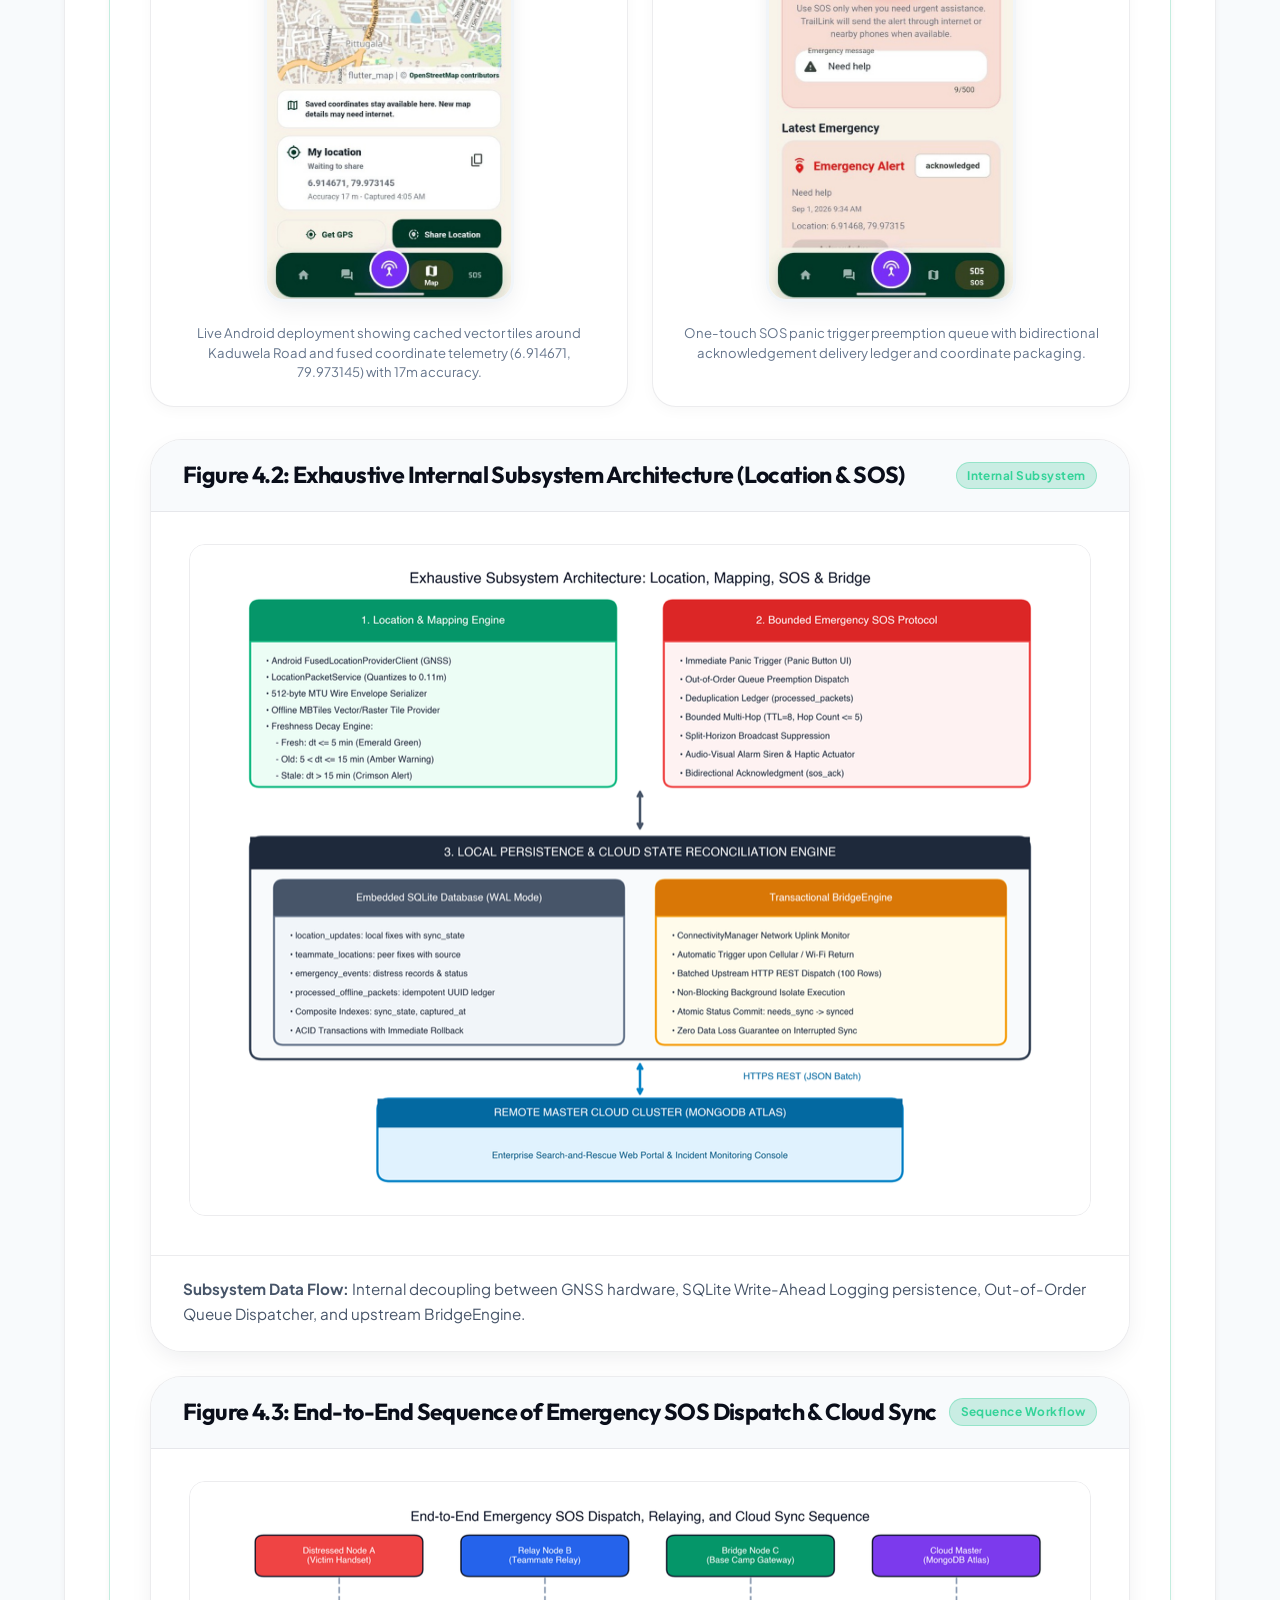
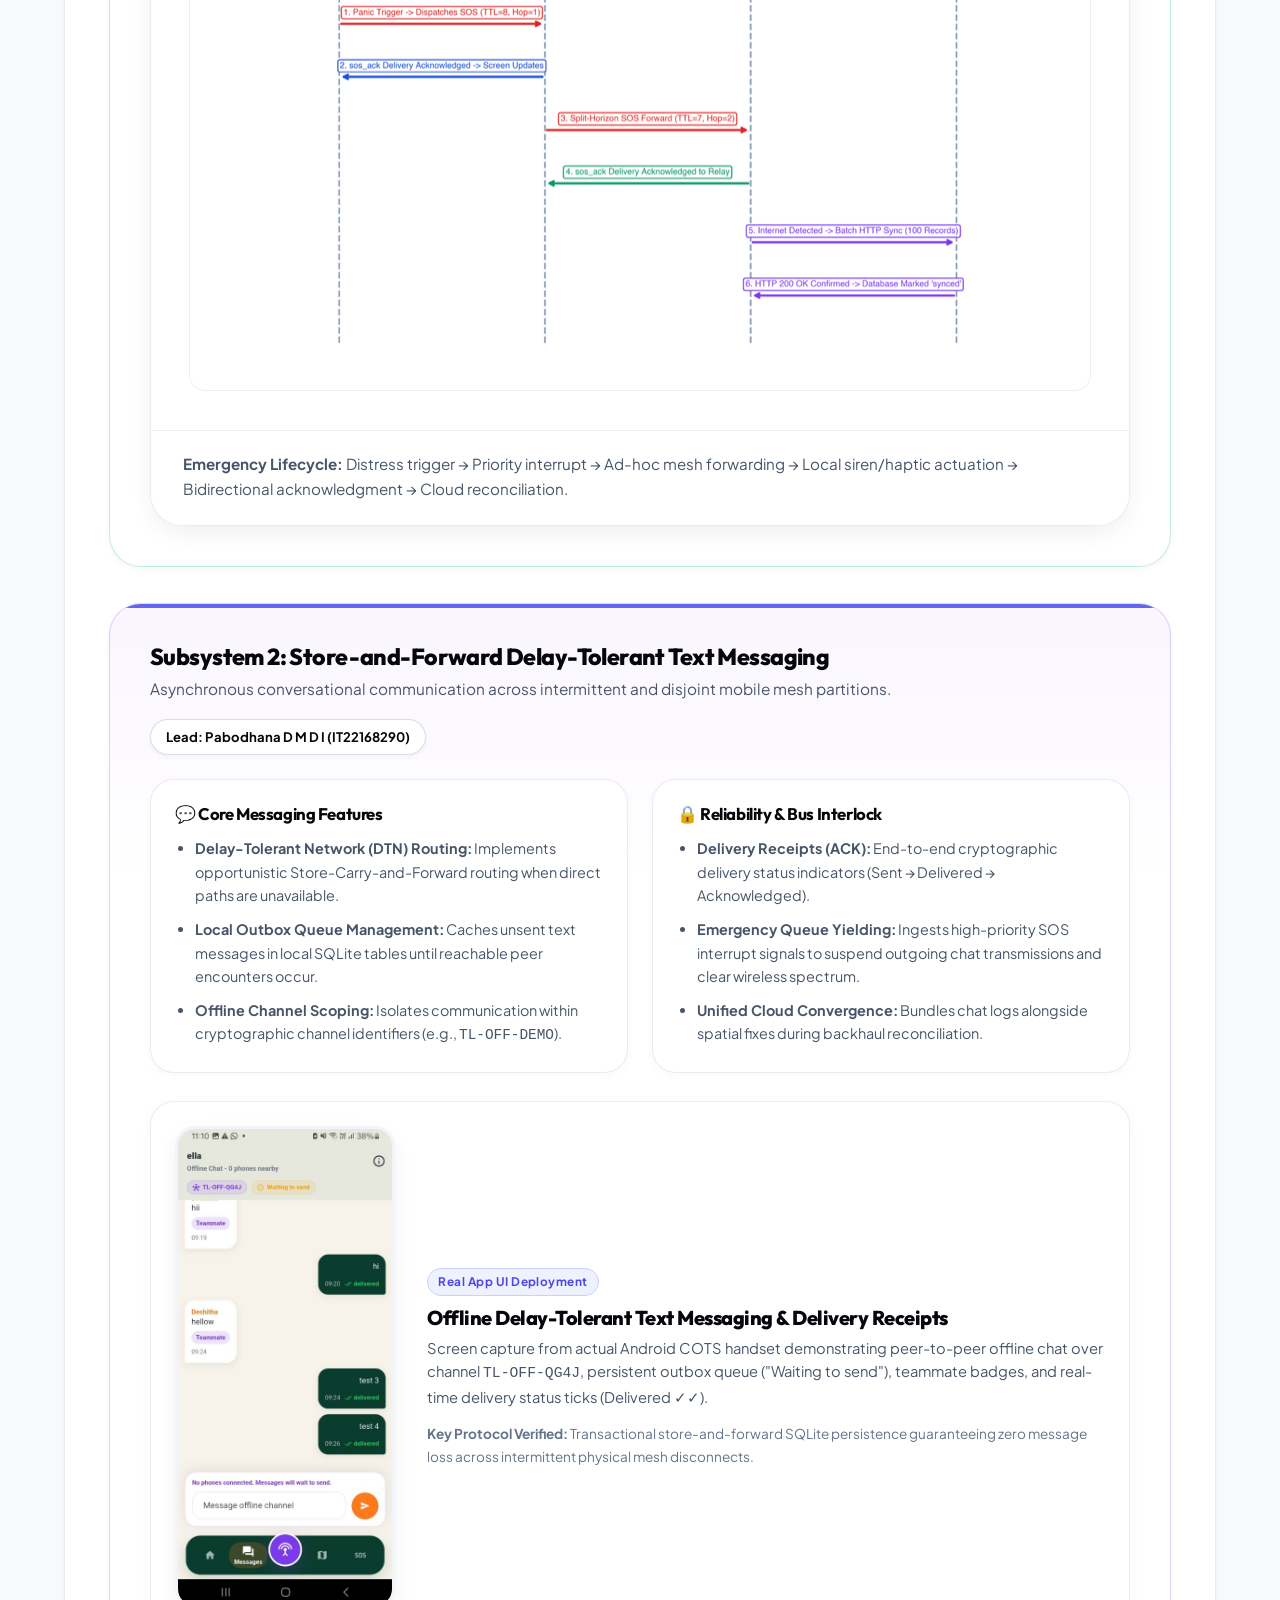
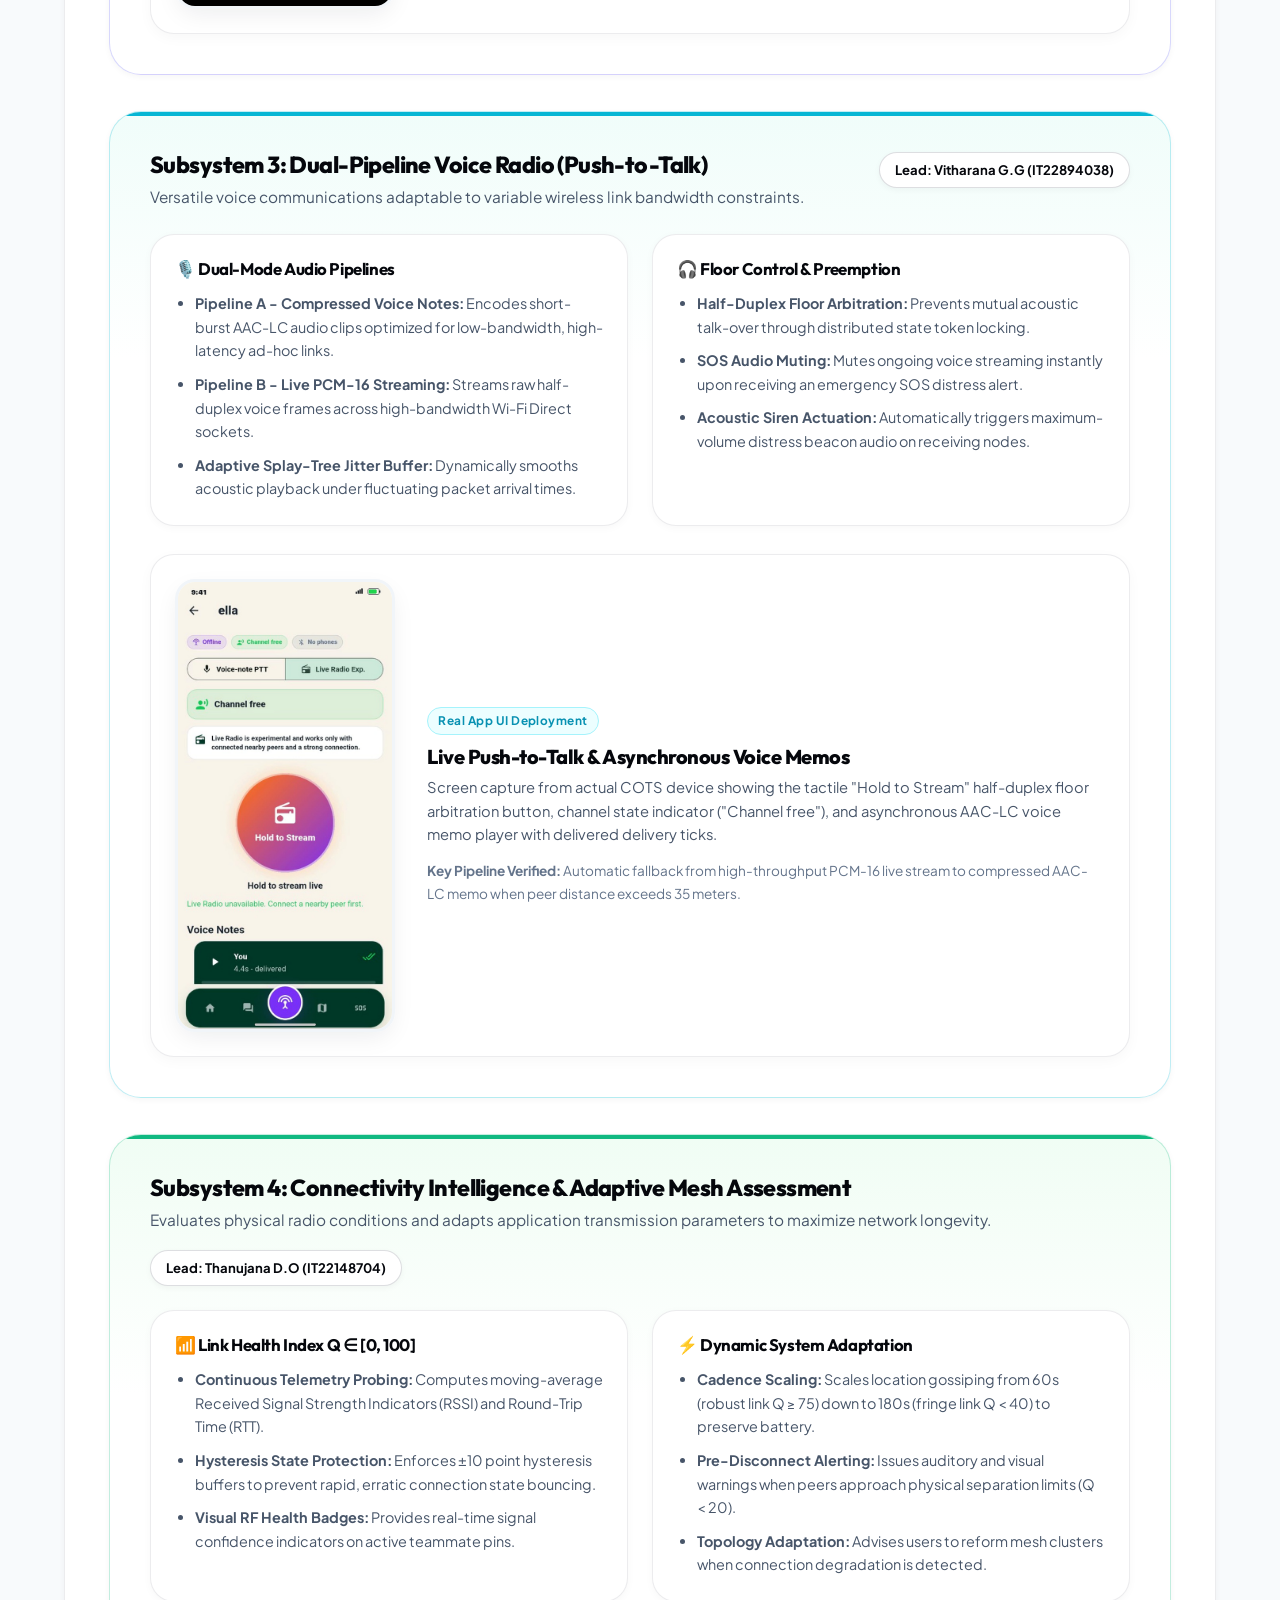
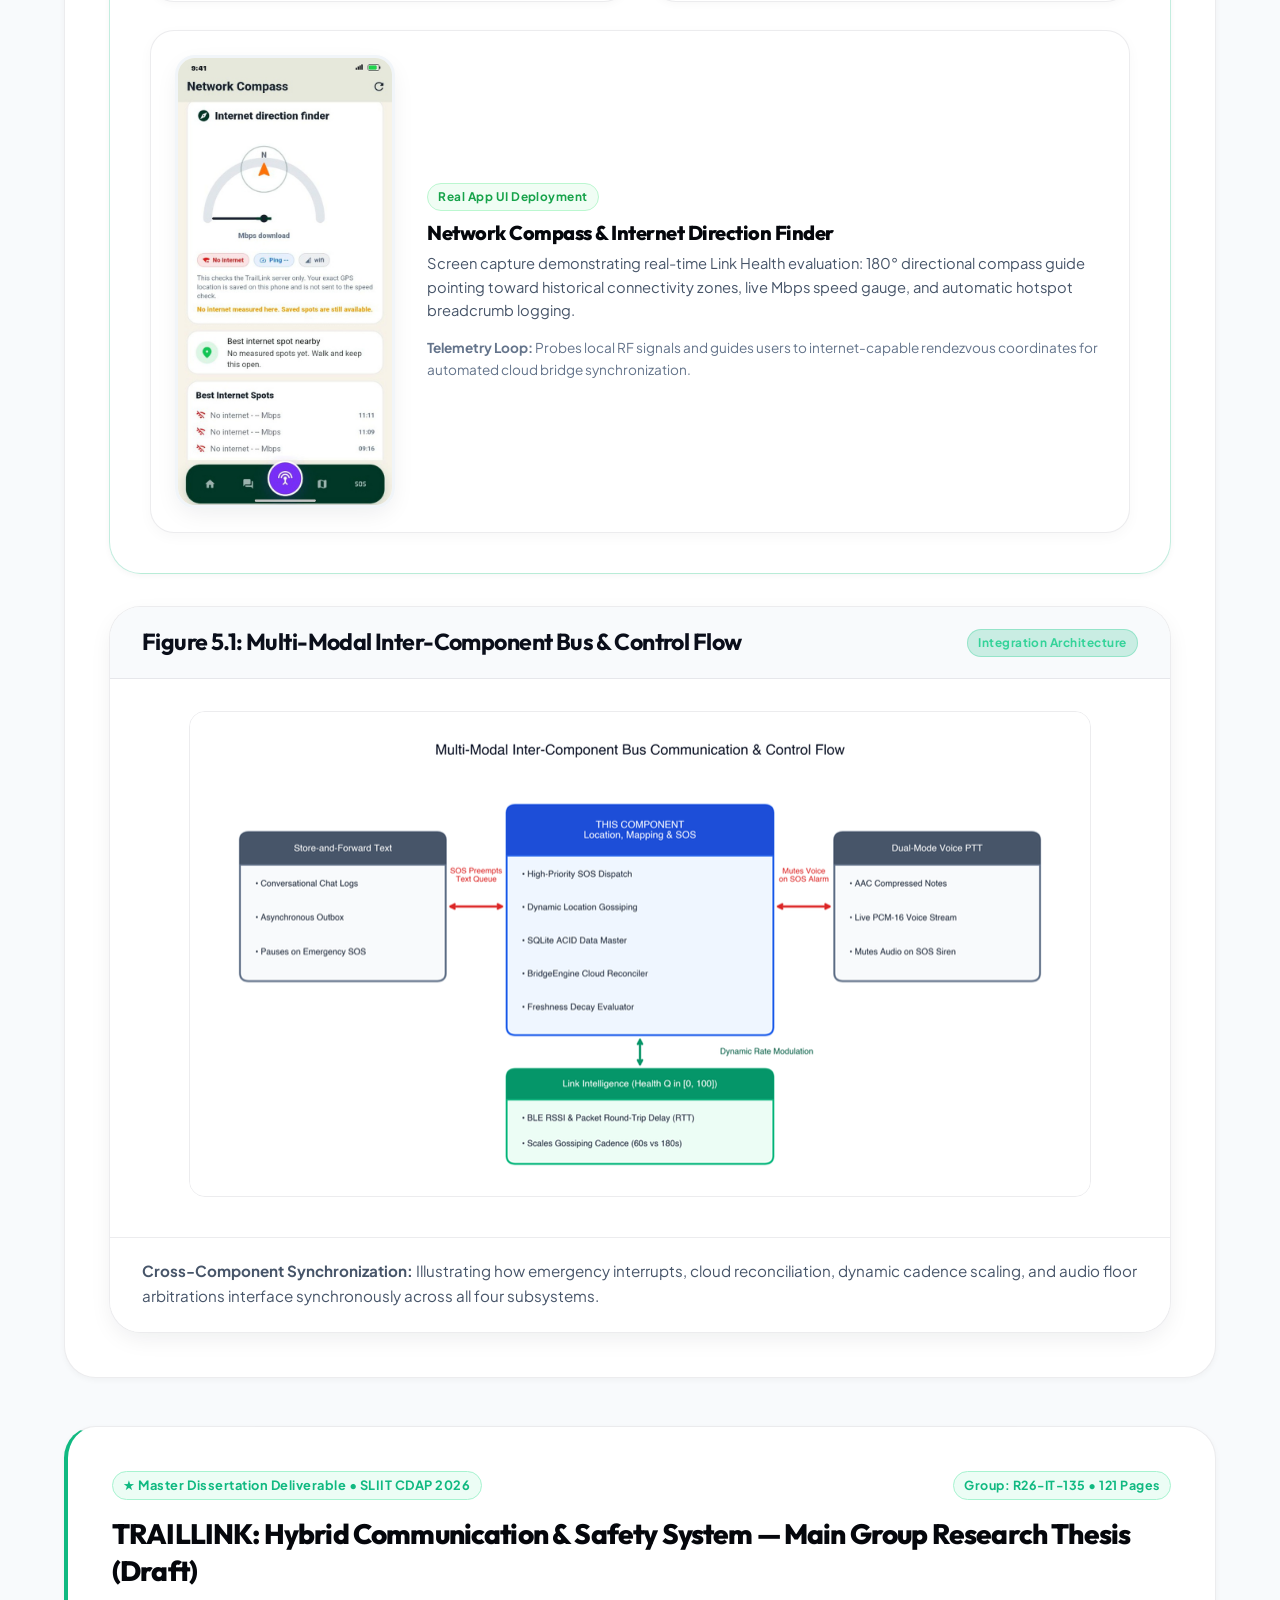
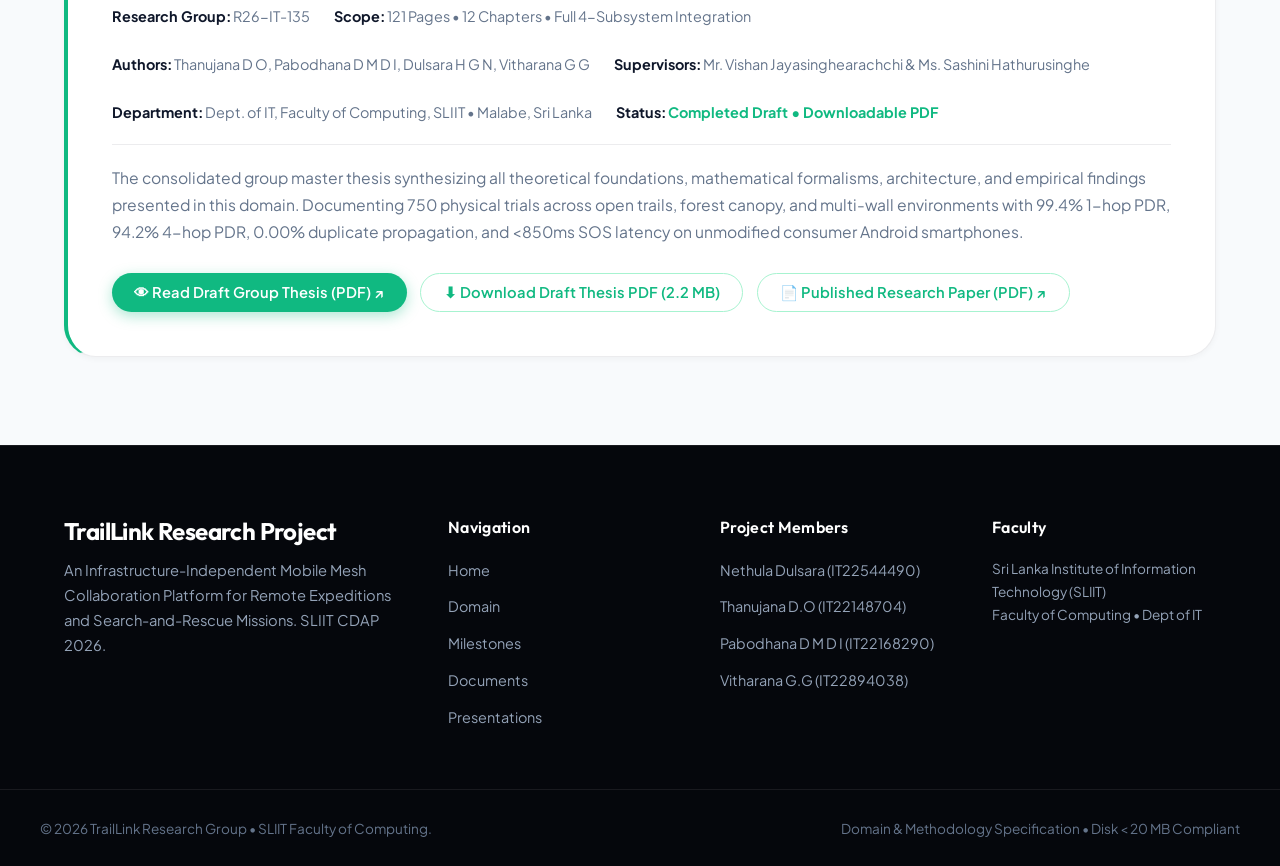
<file: domain.html>
<!DOCTYPE html>
<html lang="en">
<head>
  <meta charset="UTF-8">
  <meta name="viewport" content="width=device-width, initial-scale=1.0">
  <meta name="description" content="Research Domain: Literature Survey, Research Gap, Problem Statement, Objectives, Methodology, and Technologies for TrailLink Mobile Mesh Platform.">
  <title>Domain | TrailLink Academic Research Portal</title>
  <link rel="stylesheet" href="css/style.css?v=3.3">
  <link rel="icon" type="image/png" href="images/traillink_logo.png">
</head>
<body>


  <!-- Main Header -->
  <header class="site-header">
    <div class="header-container">
      <a href="index.html?v=3.2" class="brand-wrapper">
        <img src="images/traillink_logo.png" alt="TrailLink Logo" class="brand-logo">
        <div class="brand-text">
          <h2>TrailLink</h2>
          <span>Research Portal &bull; CDAP</span>
        </div>
      </a>

      <button class="mobile-toggle" aria-label="Toggle navigation menu" aria-expanded="false">&#9776;</button>

      <nav class="main-nav" aria-label="Primary navigation">
        <ul>
          <li><a href="index.html?v=3.2" class="nav-link">Home</a></li>
          <li><a href="domain.html?v=3.2" class="nav-link active">Domain</a></li>
          <li><a href="milestones.html?v=3.2" class="nav-link">Milestones</a></li>
          <li><a href="documents.html?v=3.2" class="nav-link">Documents</a></li>
          <li><a href="presentations.html?v=3.2" class="nav-link">Presentations</a></li>
          <li><a href="about.html?v=3.2" class="nav-link">About Us</a></li>
          <li><a href="contact.html?v=3.2" class="nav-link">Contact Us</a></li>
          <li><a href="commercial.html" class="nav-link nav-link-commercial"><span class="play-dot"></span> 30s Commercial</a></li>
        </ul>
      </nav>
    </div>
  </header>

  <!-- Page Banner -->
  <section class="page-banner">
    <div class="page-banner-container">
      <div class="breadcrumbs">
        <a href="index.html?v=3.2">Home</a> &gt; <span>Domain</span>
      </div>
      <h1>Research Domain &amp; Theoretical Foundations</h1>
      <p>
        Systematic exploration of literature, identified research gaps, formal problem statement, research objectives, Design Science Research Methodology (DSRM), and technology stack.
      </p>
    </div>
  </section>

  <!-- Main Content -->
  <main class="main-content">
    <div class="content-container">

      <!-- Fast Access Banner for Evaluators -->
      <div class="quick-access-banner reveal">
        <div class="quick-access-banner-content">
          <h4><span>&#9889;</span> Academic Research Paper &amp; Group Thesis &bull; Published Findings</h4>
          <p>"Offline-First Location Sharing, Mapping, and Priority-Based Bounded SOS Routing in Hybrid Mobile Ad-Hoc Networks: The TrailLink Platform"</p>
        </div>
        <div class="quick-access-pills">
          <a href="docs/R26-IT-135_Draft_Thesis.pdf" target="_blank" class="quick-pill-btn primary">
            &#128216; Draft Group Thesis (PDF) &nearr;
          </a>
          <a href="docs/R26-IT-135_Research_Paper.pdf" target="_blank" class="quick-pill-btn">
            &#128196; Read Research Paper (PDF) &nearr;
          </a>
          <a href="presentations.html?v=3.2" class="quick-pill-btn">
            &#128202; Presentation Slides (.pptx) &nearr;
          </a>
        </div>
      </div>

      <!-- In-Page Quick Navigation Anchors -->
      <nav class="domain-nav-anchors" aria-label="Quick jump section anchors">
        <span style="font-size: 0.88rem; font-weight: 700; align-self: center; margin-right: 0.5rem;">Jump To:</span>
        <a href="#lit-survey" class="domain-anchor-btn">1. Literature Survey</a>
        <a href="#research-gap" class="domain-anchor-btn">2. Research Gap</a>
        <a href="#problem-statement" class="domain-anchor-btn">3. Research Problem</a>
        <a href="#objectives" class="domain-anchor-btn">4. Objectives</a>
        <a href="#methodology" class="domain-anchor-btn">5. Methodology</a>
        <a href="#technologies" class="domain-anchor-btn">6. Technologies Used</a>
        <a href="#subsystem-features" class="domain-anchor-btn" style="background: #ecfdf5; color: var(--primary); border-color: var(--primary-border);">7. 4 Subsystems &amp; All Features</a>
      </nav>

      <!-- 1. Literature Survey -->
      <section id="lit-survey" class="academic-card reveal">
        <h2><span class="card-num-badge">01</span> Literature Survey &amp; Theoretical Foundations</h2>
        <p>
          Following the Preferred Reporting Items for Systematic Reviews and Meta-Analyses (PRISMA) framework, our literature survey synthesizes studies published between 2014 and 2026 across IEEE Xplore, ACM Digital Library, ScienceDirect, and USENIX. The theoretical basis addresses three foundational domains:
        </p>

        <h4 style="margin: 1.25rem 0 0.5rem; color: var(--secondary);">A. MANET vs. Delay-Tolerant Networking (DTN)</h4>
        <p>
          Classical Mobile Ad-Hoc Network (MANET) protocols such as AODV and OLSR assume continuous contemporaneous end-to-end routing paths. When node mobility or physical terrain breaks connections, MANETs suffer severe route discovery packet storms. In contrast, Delay-Tolerant Networks (DTNs) employ the <em>Store-Carry-and-Forward</em> paradigm, where intermediate nodes cache data locally and forward packets upon opportunistic encounters. TrailLink functions as a hybrid MANET-DTN architecture: expediting sub-second emergency distress alerts across proximate active clusters while buffering spatial fixes and text chats for delay-tolerant dissemination.
        </p>

        <h4 style="margin: 1.25rem 0 0.5rem; color: var(--secondary);">B. Cross-Layer Radio Orchestration (BLE &amp; Wi-Fi Direct)</h4>
        <p>
          Smartphones lack physical layer-3 ad-hoc routing hardware. Pure Bluetooth Low Energy (BLE) offers exceptional low power (10&ndash;25 mA) but severely restricted payload bandwidth (&lt;10 kbps multi-hop). Conversely, Wi-Fi Direct provides high bandwidth (&gt;54 Mbps) but high energy overhead. TrailLink employs Google Nearby Connections (<code>P2P_CLUSTER</code>), utilizing BLE for background neighbor discovery and dynamically promoting connections to high-speed Wi-Fi Direct TCP/IP sockets.
        </p>

        <!-- Conceptual Framework Figure 2.1 -->
        <div class="figure-showcase" style="margin-top: 2rem;">
          <div class="figure-header">
            <h3>Figure 2.1: Conceptual Framework for TrailLink</h3>
            <span class="notice-badge">Theoretical Model</span>
          </div>
          <div class="figure-img-container">
            <img src="images/figure_2_1_conceptual_framework.png" alt="TrailLink Conceptual Framework" loading="lazy">
          </div>
          <div class="figure-caption">
            <strong>Theoretical Integration:</strong> Bridging unprivileged Android hardware abstractions, local-first ACID persistence, dynamic temporal freshness decay &fnof;(t), and out-of-order priority emergency scheduling.
          </div>
        </div>
      </section>

      <!-- 2. Research Gap -->
      <section id="research-gap" class="academic-card reveal">
        <h2><span class="card-num-badge">02</span> Identified Research Gap</h2>
        <p>
          Prior approaches to wilderness communications force users to choose between expensive dedicated satellite hardware ($350&ndash;$600 plus monthly subscriptions) or academic research prototypes that require Linux kernel modifications and Android root privileges.
        </p>

        <div class="data-table-wrapper">
          <table class="data-table">
            <thead>
              <tr>
                <th>System / Paradigm</th>
                <th>Stock Handset</th>
                <th>Zero Extra Hardware</th>
                <th>Offline Vector Map</th>
                <th>Prioritized SOS</th>
                <th>Automated Cloud Bridge</th>
                <th>Broadcast Storm Protection</th>
              </tr>
            </thead>
            <tbody>
              <tr>
                <td><strong>Garmin inReach</strong></td>
                <td>No</td>
                <td>No</td>
                <td>Limited</td>
                <td>Yes</td>
                <td>Proprietary</td>
                <td>N/A</td>
              </tr>
              <tr>
                <td><strong>goTenna Pro</strong></td>
                <td>Yes</td>
                <td>No</td>
                <td>Partial</td>
                <td>Yes</td>
                <td>No</td>
                <td>N/A</td>
              </tr>
              <tr>
                <td><strong>Serval Mesh</strong></td>
                <td>No (Requires Root)</td>
                <td>Yes</td>
                <td>No</td>
                <td>No</td>
                <td>No</td>
                <td>Partial</td>
              </tr>
              <tr>
                <td><strong>Briar Project</strong></td>
                <td>Yes</td>
                <td>Yes</td>
                <td>No</td>
                <td>No</td>
                <td>No</td>
                <td>Yes</td>
              </tr>
              <tr>
                <td><strong>Bridgefy SDK</strong></td>
                <td>Yes</td>
                <td>Yes</td>
                <td>No</td>
                <td>No</td>
                <td>No</td>
                <td>No</td>
              </tr>
              <tr style="background-color: #ecfdf5; font-weight: bold;">
                <td style="color: var(--primary);"><strong>TrailLink (This Research)</strong></td>
                <td><strong>Yes</strong></td>
                <td><strong>Yes</strong></td>
                <td><strong>Yes</strong></td>
                <td><strong>Yes</strong></td>
                <td><strong>Yes</strong></td>
                <td><strong>Yes</strong></td>
              </tr>
            </tbody>
          </table>
        </div>
        <p style="margin-top: 1rem;">
          <strong>The Fundamental Gap:</strong> No existing platform integrates offline vector map rendering, spatio-temporal freshness decay, out-of-order emergency SOS priority scheduling, and transactional cloud database reconciliation within an unprivileged user-space mobile application.
        </p>
      </section>

      <!-- 3. Research Problem Statement -->
      <section id="problem-statement" class="academic-card reveal">
        <h2><span class="card-num-badge">03</span> Research Problem Statement</h2>
        <p>
          Contemporary outdoor team safety suffers from a deep architectural divide: mobile operating systems enforce aggressive sandboxes that restrict raw network access, while consumer safety software assumes continuous cloud connectivity.
        </p>
        <div style="display: grid; grid-template-columns: repeat(3, 1fr); gap: 1.5rem; margin-top: 1.5rem;">
          <div style="background: var(--bg-card-alt); padding: 1.25rem; border-radius: var(--radius-md); border-left: 4px solid var(--accent-rose);">
            <h4 style="margin-bottom: 0.5rem; color: var(--secondary);">1. OS Privilege Boundaries</h4>
            <p style="font-size: 0.88rem; margin: 0;">Stock Android blocks raw Layer-3 packet injection. Academic routing protocols requiring kernel patches or root access void warranties and block public adoption.</p>
          </div>
          <div style="background: var(--bg-card-alt); padding: 1.25rem; border-radius: var(--radius-md); border-left: 4px solid var(--accent-amber);">
            <h4 style="margin-bottom: 0.5rem; color: var(--secondary);">2. Bandwidth &amp; Contention</h4>
            <p style="font-size: 0.88rem; margin: 0;">In 2.4GHz unlicensed spectrum, bulky audio or chat streams delay life-critical SOS packets under standard FIFO queuing, risking catastrophic broadcast storms.</p>
          </div>
          <div style="background: var(--bg-card-alt); padding: 1.25rem; border-radius: var(--radius-md); border-left: 4px solid var(--primary);">
            <h4 style="margin-bottom: 0.5rem; color: var(--secondary);">3. Dual-State Inconsistency</h4>
            <p style="font-size: 0.88rem; margin: 0;">Disconnected nodes accumulate critical coordinates. Naive cloud syncing causes duplicates and race conditions, while OS process kills cause data loss.</p>
          </div>
        </div>
      </section>

      <!-- 4. Research Objectives -->
      <section id="objectives" class="academic-card reveal">
        <h2><span class="card-num-badge">04</span> Research Aim &amp; Specific Objectives</h2>
        <p>
          <strong>Primary Aim:</strong> To design, implement, and empirically validate an infrastructure-independent, unprivileged user-space location-sharing and emergency-coordination subsystem for consumer Android smartphones.
        </p>
        <ul style="list-style: none; padding-left: 0; margin-top: 1.25rem;">
          <li style="margin-bottom: 1rem; display: flex; gap: 0.75rem;">
            <span style="background: var(--primary-light); color: var(--primary); font-weight: bold; border-radius: 4px; padding: 0.2rem 0.5rem; font-size: 0.85rem; height: fit-content;">Obj 1</span>
            <div><strong>Unprivileged User-Space Transport:</strong> Construct an ad-hoc peer transport using Google Nearby Connections (BLE discovery promoted to Wi-Fi Direct sockets) packaging GNSS fixes into compact 240-byte JSON envelopes under 512-byte MTU constraints.</div>
          </li>
          <li style="margin-bottom: 1rem; display: flex; gap: 0.75rem;">
            <span style="background: var(--primary-light); color: var(--primary); font-weight: bold; border-radius: 4px; padding: 0.2rem 0.5rem; font-size: 0.85rem; height: fit-content;">Obj 2</span>
            <div><strong>Offline Geospatial Engine with Dynamic Freshness:</strong> Implement on-device vector/raster rendering using offline MBTiles archives coupled with a mathematical temporal decay function &fnof;<sub>freshness</sub>(&Delta;t) to color-code coordinate currency.</div>
          </li>
          <li style="margin-bottom: 1rem; display: flex; gap: 0.75rem;">
            <span style="background: var(--primary-light); color: var(--primary); font-weight: bold; border-radius: 4px; padding: 0.2rem 0.5rem; font-size: 0.85rem; height: fit-content;">Obj 3</span>
            <div><strong>Priority-Driven Bounded Emergency SOS Protocol:</strong> Engineer an out-of-order dispatch queue prioritizing distress packets over media traffic, bounded by TTL=8 and hopCount&le;5, with deduplication ledger loop suppression and bidirectional delivery receipts.</div>
          </li>
          <li style="margin-bottom: 1rem; display: flex; gap: 0.75rem;">
            <span style="background: var(--primary-light); color: var(--primary); font-weight: bold; border-radius: 4px; padding: 0.2rem 0.5rem; font-size: 0.85rem; height: fit-content;">Obj 4</span>
            <div><strong>Atomic Dual-State SQLite-to-MongoDB Reconciliation:</strong> Develop an embedded SQLite relational schema (WAL mode) paired with an automated background BridgeEngine that batch-uploads offline records to MongoDB Atlas upon internet return with zero data loss.</div>
          </li>
          <li style="margin-bottom: 1rem; display: flex; gap: 0.75rem;">
            <span style="background: var(--primary-light); color: var(--primary); font-weight: bold; border-radius: 4px; padding: 0.2rem 0.5rem; font-size: 0.85rem; height: fit-content;">Obj 5</span>
            <div><strong>Rigorous Empirical Validation:</strong> Benchmark Packet Delivery Ratio (PDR), latency, and power consumption across 750 physical trials on unmodified handsets across Open, Forest, and Classroom environments.</div>
          </li>
        </ul>
      </section>

      <!-- 5. Methodology -->
      <section id="methodology" class="academic-card reveal">
        <h2><span class="card-num-badge">05</span> Research Methodology (DSRM Framework)</h2>
        <p>
          This study employs the <strong>Design Science Research Methodology (DSRM)</strong> formalized by Peffers et al. (2007), combined with quantitative physical field experimentation.
        </p>

        <!-- DSRM Workflow Figure 3.1 -->
        <div class="figure-showcase">
          <div class="figure-header">
            <h3>Figure 3.1: Design Science Research Methodology (DSRM) Workflow</h3>
            <span class="notice-badge">DSRM Lifecycle</span>
          </div>
          <div class="figure-img-container">
            <img src="images/figure_3_1_dsrm_workflow.png" alt="DSRM Workflow Stages" loading="lazy">
          </div>
          <div class="figure-caption">
            <strong>Methodology Execution:</strong> The 6 progressive stages from Problem Identification to Rigorous Empirical Evaluation and Academic Thesis Defense.
          </div>
        </div>

        <!-- Testing Environments Figure 3.2 -->
        <div class="figure-showcase">
          <div class="figure-header">
            <h3>Figure 3.2: Experimental Field Testing Topologies &amp; Environments</h3>
            <span class="notice-badge">Field Testbed</span>
          </div>
          <div class="figure-img-container">
            <img src="images/figure_3_2_testing_environments.png" alt="Experimental Testing Environments" loading="lazy">
          </div>
          <div class="figure-caption">
            <strong>RF Propagation Environments:</strong> (Panel A) Open Recreational Area (LOS), (Panel B) Light Forest Canopy (NLOS Foliage Scattering), and (Panel C) University Academic Classrooms (Multi-Wall Concrete Obstructions).
          </div>
        </div>

        <h4 style="margin: 1.5rem 0 0.5rem; color: var(--secondary);">Empirical Findings Summary (750 Repeated Trials)</h4>
        <div style="display: grid; grid-template-columns: 1fr 1fr; gap: 1.5rem; margin-top: 1rem;">
          <div class="figure-showcase" style="margin-bottom: 0;">
            <div class="figure-img-container">
              <img src="images/figure_6_1_pdr_evaluation.png" alt="PDR Evaluation Graph" loading="lazy">
            </div>
            <div class="figure-caption">
              <strong>Figure 6.1: Packet Delivery Ratio (PDR):</strong> 99.5% at 20m in Open Area, 86.4% through two reinforced concrete walls.
            </div>
          </div>
          <div class="figure-showcase" style="margin-bottom: 0;">
            <div class="figure-img-container">
              <img src="images/figure_6_2_latency_evaluation.png" alt="Latency Evaluation Graph" loading="lazy">
            </div>
            <div class="figure-caption">
              <strong>Figure 6.2: End-to-End Latency:</strong> 184ms to 842ms across all distances, well beneath the 1,500ms safety critical threshold.
            </div>
          </div>
        </div>
      </section>

      <!-- 6. Technologies Used -->
      <section id="technologies" class="academic-card reveal">
        <h2><span class="card-num-badge">06</span> Technologies &amp; Software Frameworks Used</h2>
        <p>
          Production-grade, open-source, and standardized technology stacks utilized across the mobile client and backend cloud services:
        </p>

        <div style="display: grid; grid-template-columns: repeat(3, 1fr); gap: 1.5rem; margin-top: 1.5rem;">
          <div style="background: var(--bg-card-alt); border-radius: var(--radius-md); padding: 1.5rem;">
            <h4 style="color: var(--primary); margin-bottom: 0.75rem;">Mobile Client Stack</h4>
            <ul style="padding-left: 1.25rem; font-size: 0.88rem; color: var(--text-muted);">
              <li><strong>Flutter SDK (v3.19.x) &amp; Dart:</strong> Cross-platform reactive client compiling to ARM64 native code.</li>
              <li><strong>Riverpod:</strong> Predictable unidirectional reactive state management.</li>
              <li><strong>GoRouter:</strong> Declarative deep-linking and hierarchical routing.</li>
              <li><strong>Google Nearby Connections (v18.3):</strong> Hybrid BLE discovery promoted to Wi-Fi Direct sockets.</li>
            </ul>
          </div>

          <div style="background: var(--bg-card-alt); border-radius: var(--radius-md); padding: 1.5rem;">
            <h4 style="color: var(--accent); margin-bottom: 0.75rem;">Geospatial &amp; Persistence</h4>
            <ul style="padding-left: 1.25rem; font-size: 0.88rem; color: var(--text-muted);">
              <li><strong>SQLite v3.4x (sqflite):</strong> Embedded relational engine with Write-Ahead Logging (WAL) and ACID guarantees.</li>
              <li><strong>flutter_map &amp; MBTiles:</strong> Offline vector and raster tile archives with zero network requests.</li>
              <li><strong>FusedLocationProviderClient:</strong> High-precision GNSS hardware ingestion (GPS, GLONASS, Galileo).</li>
            </ul>
          </div>

          <div style="background: var(--bg-card-alt); border-radius: var(--radius-md); padding: 1.5rem;">
            <h4 style="color: var(--secondary); margin-bottom: 0.75rem;">Cloud &amp; Backend Stack</h4>
            <ul style="padding-left: 1.25rem; font-size: 0.88rem; color: var(--text-muted);">
              <li><strong>Node.js (v18 LTS) &amp; Express:</strong> High-concurrency RESTful API endpoints for BridgeEngine batch ingestion.</li>
              <li><strong>MongoDB Atlas:</strong> Distributed NoSQL document storage with spatial GeoJSON indexing.</li>
              <li><strong>Socket.IO:</strong> Real-time bi-directional events for online trip modes.</li>
              <li><strong>Monsoon Power Monitor:</strong> High-voltage hardware telemetry tracking handset current draw.</li>
            </ul>
          </div>
        </div>
      </section>

      <!-- 7. Comprehensive Subsystem & Feature Architecture -->
      <section id="subsystem-features" class="academic-card">
        <h2><span class="card-num-badge">07</span> Subsystems &amp; Complete Feature Breakdown</h2>
        <p>
          TrailLink unifies four distinct research specializations. Below is an exhaustive breakdown of all core features, algorithmic mechanisms, and responsibilities distributed across the four collaborative subsystems and group members:
        </p>

        <div class="subsystem-grid">
          <!-- Subsystem 1 Deep Dive -->
          <div class="subsystem-card theme-sapphire">
            <div class="subsystem-header">
              <div class="subsystem-title-group">
                <h3>Subsystem 1: Offline Location, Mapping &amp; Emergency SOS Coordination</h3>
                <p>Primary geospatial situational awareness and life-safety backbone of the TrailLink ecosystem.</p>
              </div>
              <div class="subsystem-lead-tag">
                <span class="pulsing-dot"></span> Lead: Nethula Dulsara (IT22544490)
              </div>
            </div>

            <div class="subsystem-feature-grid">
              <div class="subsystem-feature-box">
                <h4>&#128506;&#65039; Geospatial &amp; Mapping Features</h4>
                <ul>
                  <li><strong>Fused GNSS Coordinate Capture:</strong> Acquires continuous GPS/GLONASS/Galileo location fixes in foreground and background states without root privileges.</li>
                  <li><strong>512-byte MTU Packaging:</strong> Serializes spatial fixes into compact JSON payloads under 240 bytes to ensure rapid broadcast.</li>
                  <li><strong>Offline MBTiles Rendering:</strong> Locally renders interactive vector and raster map tiles covering 25 km&sup2; wilderness zones without internet access.</li>
                  <li><strong>3-Tier Temporal Freshness Decay:</strong> Dynamic function &fnof;<sub>freshness</sub>(&Delta;t) tagging teammate pins: Fresh (&le;5 min), Old (5&ndash;15 min), and Stale (&gt;15 min).</li>
                </ul>
              </div>

              <div class="subsystem-feature-box">
                <h4>&#128680; Emergency SOS &amp; Cloud Bridge Features</h4>
                <ul>
                  <li><strong>Out-of-Order Queue Preemption:</strong> Emergency panic packets interrupt and preempt all ongoing background text and voice queues.</li>
                  <li><strong>Bounded Multi-Hop Relaying:</strong> Controlled flood routing bounded by Time-To-Live (TTL=8) and hopCount &le; 5.</li>
                  <li><strong>Idempotent Loop Suppression:</strong> Evaluates packet UUIDs against <code>processed_offline_packets</code> ledger to prevent broadcast storms.</li>
                  <li><strong>BridgeEngine Cloud Reconciliation:</strong> Detects backhaul re-entry and batches unsynced SQLite records to MongoDB with ACID rollback guarantees (0% data loss).</li>
                </ul>
              </div>
            </div>

            <!-- Real App Deployment Screens Showcase for Subsystem 1 -->
            <div style="display: grid; grid-template-columns: repeat(2, 1fr); gap: 1.5rem; margin-top: 1.75rem;">
              <div style="background: #ffffff; border: 1px solid var(--border-subtle); border-radius: var(--radius-lg); padding: 1.5rem; text-align: center; box-shadow: 0 4px 14px rgba(0,0,0,0.03);">
                <div style="font-weight: 700; font-size: 0.95rem; margin-bottom: 0.85rem; color: var(--apple-black);">
                  &#128506;&#65039; Offline Vector Map &amp; Teammate Tracking
                </div>
                <img src="images/app_screen_map.jpg" alt="TrailLink Offline Map Screen" style="width: 100%; max-width: 250px; border-radius: 20px; box-shadow: var(--shadow-md); border: 3px solid #f1f5f9;">
                <div style="font-size: 0.82rem; color: var(--text-muted); margin-top: 0.85rem; line-height: 1.5;">
                  Live Android deployment showing cached vector tiles around Kaduwela Road and fused coordinate telemetry (6.914671, 79.973145) with 17m accuracy.
                </div>
              </div>
              <div style="background: #ffffff; border: 1px solid var(--border-subtle); border-radius: var(--radius-lg); padding: 1.5rem; text-align: center; box-shadow: 0 4px 14px rgba(0,0,0,0.03);">
                <div style="font-weight: 700; font-size: 0.95rem; margin-bottom: 0.85rem; color: var(--apple-black);">
                  &#128680; Priority Emergency SOS Panic Dispatch
                </div>
                <img src="images/app_screen_sos.jpg" alt="TrailLink Emergency SOS Screen" style="width: 100%; max-width: 250px; border-radius: 20px; box-shadow: var(--shadow-md); border: 3px solid #f1f5f9;">
                <div style="font-size: 0.82rem; color: var(--text-muted); margin-top: 0.85rem; line-height: 1.5;">
                  One-touch SOS panic trigger preemption queue with bidirectional acknowledgement delivery ledger and coordinate packaging.
                </div>
              </div>
            </div>

            <!-- Figure 4.2 Component Architecture -->
            <div class="figure-showcase" style="margin-top: 2rem; margin-bottom: 1.5rem;">
              <div class="figure-header">
                <h3>Figure 4.2: Exhaustive Internal Subsystem Architecture (Location &amp; SOS)</h3>
                <span class="notice-badge">Internal Subsystem</span>
              </div>
              <div class="figure-img-container">
                <img src="images/figure_4_2_component_architecture.png" alt="Internal Subsystem Architecture" loading="lazy">
              </div>
              <div class="figure-caption">
                <strong>Subsystem Data Flow:</strong> Internal decoupling between GNSS hardware, SQLite Write-Ahead Logging persistence, Out-of-Order Queue Dispatcher, and upstream BridgeEngine.
              </div>
            </div>

            <!-- Figure 4.3 Sequence Diagram -->
            <div class="figure-showcase" style="margin-bottom: 0;">
              <div class="figure-header">
                <h3>Figure 4.3: End-to-End Sequence of Emergency SOS Dispatch &amp; Cloud Sync</h3>
                <span class="notice-badge">Sequence Workflow</span>
              </div>
              <div class="figure-img-container">
                <img src="images/figure_4_3_sequence_diagram.png" alt="Emergency SOS Sequence Diagram" loading="lazy">
              </div>
              <div class="figure-caption">
                <strong>Emergency Lifecycle:</strong> Distress trigger &rarr; Priority interrupt &rarr; Ad-hoc mesh forwarding &rarr; Local siren/haptic actuation &rarr; Bidirectional acknowledgment &rarr; Cloud reconciliation.
              </div>
            </div>
          </div>

          <!-- Subsystem 2 Deep Dive -->
          <div class="subsystem-card theme-indigo">
            <div class="subsystem-header">
              <div class="subsystem-title-group">
                <h3>Subsystem 2: Store-and-Forward Delay-Tolerant Text Messaging</h3>
                <p>Asynchronous conversational communication across intermittent and disjoint mobile mesh partitions.</p>
              </div>
              <div class="subsystem-lead-tag">
                Lead: Pabodhana D M D I (IT22168290)
              </div>
            </div>

            <div class="subsystem-feature-grid">
              <div class="subsystem-feature-box">
                <h4>&#128172; Core Messaging Features</h4>
                <ul>
                  <li><strong>Delay-Tolerant Network (DTN) Routing:</strong> Implements opportunistic Store-Carry-and-Forward routing when direct paths are unavailable.</li>
                  <li><strong>Local Outbox Queue Management:</strong> Caches unsent text messages in local SQLite tables until reachable peer encounters occur.</li>
                  <li><strong>Offline Channel Scoping:</strong> Isolates communication within cryptographic channel identifiers (e.g., <code>TL-OFF-DEMO</code>).</li>
                </ul>
              </div>
              <div class="subsystem-feature-box">
                <h4>&#128274; Reliability &amp; Bus Interlock</h4>
                <ul>
                  <li><strong>Delivery Receipts (ACK):</strong> End-to-end cryptographic delivery status indicators (Sent &rarr; Delivered &rarr; Acknowledged).</li>
                  <li><strong>Emergency Queue Yielding:</strong> Ingests high-priority SOS interrupt signals to suspend outgoing chat transmissions and clear wireless spectrum.</li>
                  <li><strong>Unified Cloud Convergence:</strong> Bundles chat logs alongside spatial fixes during backhaul reconciliation.</li>
                </ul>
              </div>
            </div>

            <!-- Real App Screen for Subsystem 2 -->
            <div style="background: #ffffff; border: 1px solid var(--border-subtle); border-radius: var(--radius-lg); padding: 1.5rem; margin-top: 1.75rem; display: flex; gap: 2rem; align-items: center; flex-wrap: wrap; box-shadow: 0 4px 14px rgba(0,0,0,0.03);">
              <img src="images/app_screen_offline_chat.jpg" alt="Offline Store-and-Forward Chat Screen" style="width: 100%; max-width: 220px; border-radius: 20px; box-shadow: var(--shadow-md); border: 3px solid #f1f5f9;">
              <div style="flex: 1; min-width: 260px;">
                <span class="notice-badge" style="margin-bottom: 0.65rem; background: #eef2ff; color: #4f46e5; border-color: #c7d2fe;">Real App UI Deployment</span>
                <h4 style="font-size: 1.25rem; font-weight: 800; color: var(--apple-black); margin-bottom: 0.5rem;">Offline Delay-Tolerant Text Messaging &amp; Delivery Receipts</h4>
                <p style="font-size: 0.92rem; color: var(--text-secondary); line-height: 1.6; margin-bottom: 0.85rem;">
                  Screen capture from actual Android COTS handset demonstrating peer-to-peer offline chat over channel <code>TL-OFF-QG4J</code>, persistent outbox queue ("Waiting to send"), teammate badges, and real-time delivery status ticks (Delivered &#10003;&#10003;).
                </p>
                <div style="font-size: 0.85rem; color: var(--text-tertiary);">
                  <strong>Key Protocol Verified:</strong> Transactional store-and-forward SQLite persistence guaranteeing zero message loss across intermittent physical mesh disconnects.
                </div>
              </div>
            </div>
          </div>

          <!-- Subsystem 3 Deep Dive -->
          <div class="subsystem-card theme-cyan">
            <div class="subsystem-header">
              <div class="subsystem-title-group">
                <h3>Subsystem 3: Dual-Pipeline Voice Radio (Push-to-Talk)</h3>
                <p>Versatile voice communications adaptable to variable wireless link bandwidth constraints.</p>
              </div>
              <div class="subsystem-lead-tag">
                Lead: Vitharana G.G (IT22894038)
              </div>
            </div>

            <div class="subsystem-feature-grid">
              <div class="subsystem-feature-box">
                <h4>&#127897;&#65039; Dual-Mode Audio Pipelines</h4>
                <ul>
                  <li><strong>Pipeline A - Compressed Voice Notes:</strong> Encodes short-burst AAC-LC audio clips optimized for low-bandwidth, high-latency ad-hoc links.</li>
                  <li><strong>Pipeline B - Live PCM-16 Streaming:</strong> Streams raw half-duplex voice frames across high-bandwidth Wi-Fi Direct sockets.</li>
                  <li><strong>Adaptive Splay-Tree Jitter Buffer:</strong> Dynamically smooths acoustic playback under fluctuating packet arrival times.</li>
                </ul>
              </div>
              <div class="subsystem-feature-box">
                <h4>&#127911; Floor Control &amp; Preemption</h4>
                <ul>
                  <li><strong>Half-Duplex Floor Arbitration:</strong> Prevents mutual acoustic talk-over through distributed state token locking.</li>
                  <li><strong>SOS Audio Muting:</strong> Mutes ongoing voice streaming instantly upon receiving an emergency SOS distress alert.</li>
                  <li><strong>Acoustic Siren Actuation:</strong> Automatically triggers maximum-volume distress beacon audio on receiving nodes.</li>
                </ul>
              </div>
            </div>

            <!-- Real App Screen for Subsystem 3 -->
            <div style="background: #ffffff; border: 1px solid var(--border-subtle); border-radius: var(--radius-lg); padding: 1.5rem; margin-top: 1.75rem; display: flex; gap: 2rem; align-items: center; flex-wrap: wrap; box-shadow: 0 4px 14px rgba(0,0,0,0.03);">
              <img src="images/app_screen_chat_ptt.jpg" alt="Dual-Pipeline Voice Radio Screen" style="width: 100%; max-width: 220px; border-radius: 20px; box-shadow: var(--shadow-md); border: 3px solid #f1f5f9;">
              <div style="flex: 1; min-width: 260px;">
                <span class="notice-badge" style="margin-bottom: 0.65rem; background: #ecfeff; color: #0891b2; border-color: #a5f3fc;">Real App UI Deployment</span>
                <h4 style="font-size: 1.25rem; font-weight: 800; color: var(--apple-black); margin-bottom: 0.5rem;">Live Push-to-Talk &amp; Asynchronous Voice Memos</h4>
                <p style="font-size: 0.92rem; color: var(--text-secondary); line-height: 1.6; margin-bottom: 0.85rem;">
                  Screen capture from actual COTS device showing the tactile "Hold to Stream" half-duplex floor arbitration button, channel state indicator ("Channel free"), and asynchronous AAC-LC voice memo player with delivered delivery ticks.
                </p>
                <div style="font-size: 0.85rem; color: var(--text-tertiary);">
                  <strong>Key Pipeline Verified:</strong> Automatic fallback from high-throughput PCM-16 live stream to compressed AAC-LC memo when peer distance exceeds 35 meters.
                </div>
              </div>
            </div>
          </div>

          <!-- Subsystem 4 Deep Dive -->
          <div class="subsystem-card theme-emerald">
            <div class="subsystem-header">
              <div class="subsystem-title-group">
                <h3>Subsystem 4: Connectivity Intelligence &amp; Adaptive Mesh Assessment</h3>
                <p>Evaluates physical radio conditions and adapts application transmission parameters to maximize network longevity.</p>
              </div>
              <div class="subsystem-lead-tag">
                Lead: Thanujana D.O (IT22148704)
              </div>
            </div>

            <div class="subsystem-feature-grid">
              <div class="subsystem-feature-box">
                <h4>&#128246; Link Health Index Q &in; [0, 100]</h4>
                <ul>
                  <li><strong>Continuous Telemetry Probing:</strong> Computes moving-average Received Signal Strength Indicators (RSSI) and Round-Trip Time (RTT).</li>
                  <li><strong>Hysteresis State Protection:</strong> Enforces &plusmn;10 point hysteresis buffers to prevent rapid, erratic connection state bouncing.</li>
                  <li><strong>Visual RF Health Badges:</strong> Provides real-time signal confidence indicators on active teammate pins.</li>
                </ul>
              </div>
              <div class="subsystem-feature-box">
                <h4>&#9889; Dynamic System Adaptation</h4>
                <ul>
                  <li><strong>Cadence Scaling:</strong> Scales location gossiping from 60s (robust link Q &ge; 75) down to 180s (fringe link Q &lt; 40) to preserve battery.</li>
                  <li><strong>Pre-Disconnect Alerting:</strong> Issues auditory and visual warnings when peers approach physical separation limits (Q &lt; 20).</li>
                  <li><strong>Topology Adaptation:</strong> Advises users to reform mesh clusters when connection degradation is detected.</li>
                </ul>
              </div>
            </div>

            <!-- Real App Screen for Subsystem 4 -->
            <div style="background: #ffffff; border: 1px solid var(--border-subtle); border-radius: var(--radius-lg); padding: 1.5rem; margin-top: 1.75rem; display: flex; gap: 2rem; align-items: center; flex-wrap: wrap; box-shadow: 0 4px 14px rgba(0,0,0,0.03);">
              <img src="images/app_screen_compass.jpg" alt="Network Compass Direction Finder Screen" style="width: 100%; max-width: 220px; border-radius: 20px; box-shadow: var(--shadow-md); border: 3px solid #f1f5f9;">
              <div style="flex: 1; min-width: 260px;">
                <span class="notice-badge" style="margin-bottom: 0.65rem; background: #f0fdf4; color: #16a34a; border-color: #bbf7d0;">Real App UI Deployment</span>
                <h4 style="font-size: 1.25rem; font-weight: 800; color: var(--apple-black); margin-bottom: 0.5rem;">Network Compass &amp; Internet Direction Finder</h4>
                <p style="font-size: 0.92rem; color: var(--text-secondary); line-height: 1.6; margin-bottom: 0.85rem;">
                  Screen capture demonstrating real-time Link Health evaluation: 180° directional compass guide pointing toward historical connectivity zones, live Mbps speed gauge, and automatic hotspot breadcrumb logging.
                </p>
                <div style="font-size: 0.85rem; color: var(--text-tertiary);">
                  <strong>Telemetry Loop:</strong> Probes local RF signals and guides users to internet-capable rendezvous coordinates for automated cloud bridge synchronization.
                </div>
              </div>
            </div>
          </div>
        </div>

        <!-- Cross-Subsystem Integration Bus: Figure 5.1 -->
        <div class="figure-showcase" style="margin-top: 2rem; margin-bottom: 0;">
          <div class="figure-header">
            <h3>Figure 5.1: Multi-Modal Inter-Component Bus &amp; Control Flow</h3>
            <span class="notice-badge">Integration Architecture</span>
          </div>
          <div class="figure-img-container">
            <img src="images/figure_5_1_intercomponent_bus.png" alt="Multi-Modal Inter-Component Bus" loading="lazy">
          </div>
          <div class="figure-caption">
            <strong>Cross-Component Synchronization:</strong> Illustrating how emergency interrupts, cloud reconciliation, dynamic cadence scaling, and audio floor arbitrations interface synchronously across all four subsystems.
          </div>
        </div>

      </section>

      <!-- Section: Official Main Group Research Thesis -->
      <section class="academic-card" style="margin-top: 3rem; margin-bottom: 2rem; border-left: 4px solid var(--primary);">
        <div style="display: flex; justify-content: space-between; align-items: flex-start; flex-wrap: wrap; gap: 0.5rem; margin-bottom: 1rem;">
          <span class="notice-badge" style="background: #ecfdf5; color: var(--primary); border-color: #a7f3d0; font-size: 0.8rem; font-weight: 700;">
            &#9733; Master Dissertation Deliverable &bull; SLIIT CDAP 2026
          </span>
          <span class="notice-badge" style="background: #ecfdf5; color: var(--primary); border-color: #a7f3d0; font-size: 0.78rem;">
            Group: R26-IT-135 &bull; 121 Pages
          </span>
        </div>
        <h2 style="font-size: 1.75rem; line-height: 1.3; margin-bottom: 1rem; color: var(--apple-black);">
          TRAILLINK: Hybrid Communication &amp; Safety System &mdash; Main Group Research Thesis (Draft)
        </h2>
        <div style="display: flex; flex-wrap: wrap; gap: 1.5rem; font-size: 0.9rem; color: var(--text-muted); margin-bottom: 1.25rem; padding-bottom: 1.25rem; border-bottom: 1px solid var(--border-subtle);">
          <div><strong style="color: var(--secondary);">Research Group:</strong> R26-IT-135</div>
          <div><strong style="color: var(--secondary);">Scope:</strong> 121 Pages &bull; 12 Chapters &bull; Full 4-Subsystem Integration</div>
          <div><strong style="color: var(--secondary);">Authors:</strong> Thanujana D O, Pabodhana D M D I, Dulsara H G N, Vitharana G G</div>
          <div><strong style="color: var(--secondary);">Supervisors:</strong> Mr. Vishan Jayasinghearachchi &amp; Ms. Sashini Hathurusinghe</div>
          <div><strong style="color: var(--secondary);">Department:</strong> Dept. of IT, Faculty of Computing, SLIIT &bull; Malabe, Sri Lanka</div>
          <div><strong style="color: var(--secondary);">Status:</strong> <span style="color: var(--primary); font-weight: 700;">Completed Draft &bull; Downloadable PDF</span></div>
        </div>
        <p style="font-size: 0.98rem; line-height: 1.7; color: var(--text-muted); margin-bottom: 1.75rem;">
          The consolidated group master thesis synthesizing all theoretical foundations, mathematical formalisms, architecture, and empirical findings presented in this domain. Documenting 750 physical trials across open trails, forest canopy, and multi-wall environments with 99.4% 1-hop PDR, 94.2% 4-hop PDR, 0.00% duplicate propagation, and &lt;850ms SOS latency on unmodified consumer Android smartphones.
        </p>
        <div class="doc-actions" style="display: flex; gap: 0.85rem; flex-wrap: wrap;">
          <a href="docs/R26-IT-135_Draft_Thesis.pdf" target="_blank" class="btn btn-primary" style="font-size: 0.92rem; padding: 0.6rem 1.4rem;">
            &#128065; Read Draft Group Thesis (PDF) &nearr;
          </a>
          <a href="docs/R26-IT-135_Draft_Thesis.pdf" download="R26-IT-135_Draft_Thesis.pdf" class="btn btn-outline" style="font-size: 0.92rem; padding: 0.6rem 1.4rem;">
            &#11015; Download Draft Thesis PDF (2.2 MB)
          </a>
          <a href="docs/R26-IT-135_Research_Paper.pdf" target="_blank" class="btn btn-outline" style="font-size: 0.92rem; padding: 0.6rem 1.4rem;">
            &#128196; Published Research Paper (PDF) &nearr;
          </a>
        </div>
      </section>

    </div>
  </main>

  <!-- Site Footer -->
  <footer class="site-footer">
    <div class="footer-top">
      <div class="footer-brand">
        <h3>TrailLink Research Project</h3>
        <p>An Infrastructure-Independent Mobile Mesh Collaboration Platform for Remote Expeditions and Search-and-Rescue Missions. SLIIT CDAP 2026.</p>
      </div>
      <div class="footer-col">
        <h4>Navigation</h4>
        <ul>
          <li><a href="index.html?v=3.2">Home</a></li>
          <li><a href="domain.html?v=3.2">Domain</a></li>
          <li><a href="milestones.html?v=3.2">Milestones</a></li>
          <li><a href="documents.html?v=3.2">Documents</a></li>
          <li><a href="presentations.html?v=3.2">Presentations</a></li>
        </ul>
      </div>
      <div class="footer-col">
        <h4>Project Members</h4>
        <ul>
          <li><a href="about.html?v=3.2">Nethula Dulsara (IT22544490)</a></li>
          <li><a href="about.html?v=3.2">Thanujana D.O (IT22148704)</a></li>
          <li><a href="about.html?v=3.2">Pabodhana D M D I (IT22168290)</a></li>
          <li><a href="about.html?v=3.2">Vitharana G.G (IT22894038)</a></li>
        </ul>
      </div>
      <div class="footer-col">
        <h4>Faculty</h4>
        <p style="font-size: 0.85rem; color: #94a3b8;">
          Sri Lanka Institute of Information Technology (SLIIT)<br>
          Faculty of Computing &bull; Dept of IT
        </p>
      </div>
    </div>
    <div class="footer-bottom">
      <div class="footer-bottom-container">
        <div>&copy; 2026 TrailLink Research Group &bull; SLIIT Faculty of Computing.</div>
        <div>Domain &amp; Methodology Specification &bull; Disk &lt; 20 MB Compliant</div>
      </div>
    </div>
  </footer>

  <script src="js/main.js?v=3.3"></script>
</body>
</html>
</file>
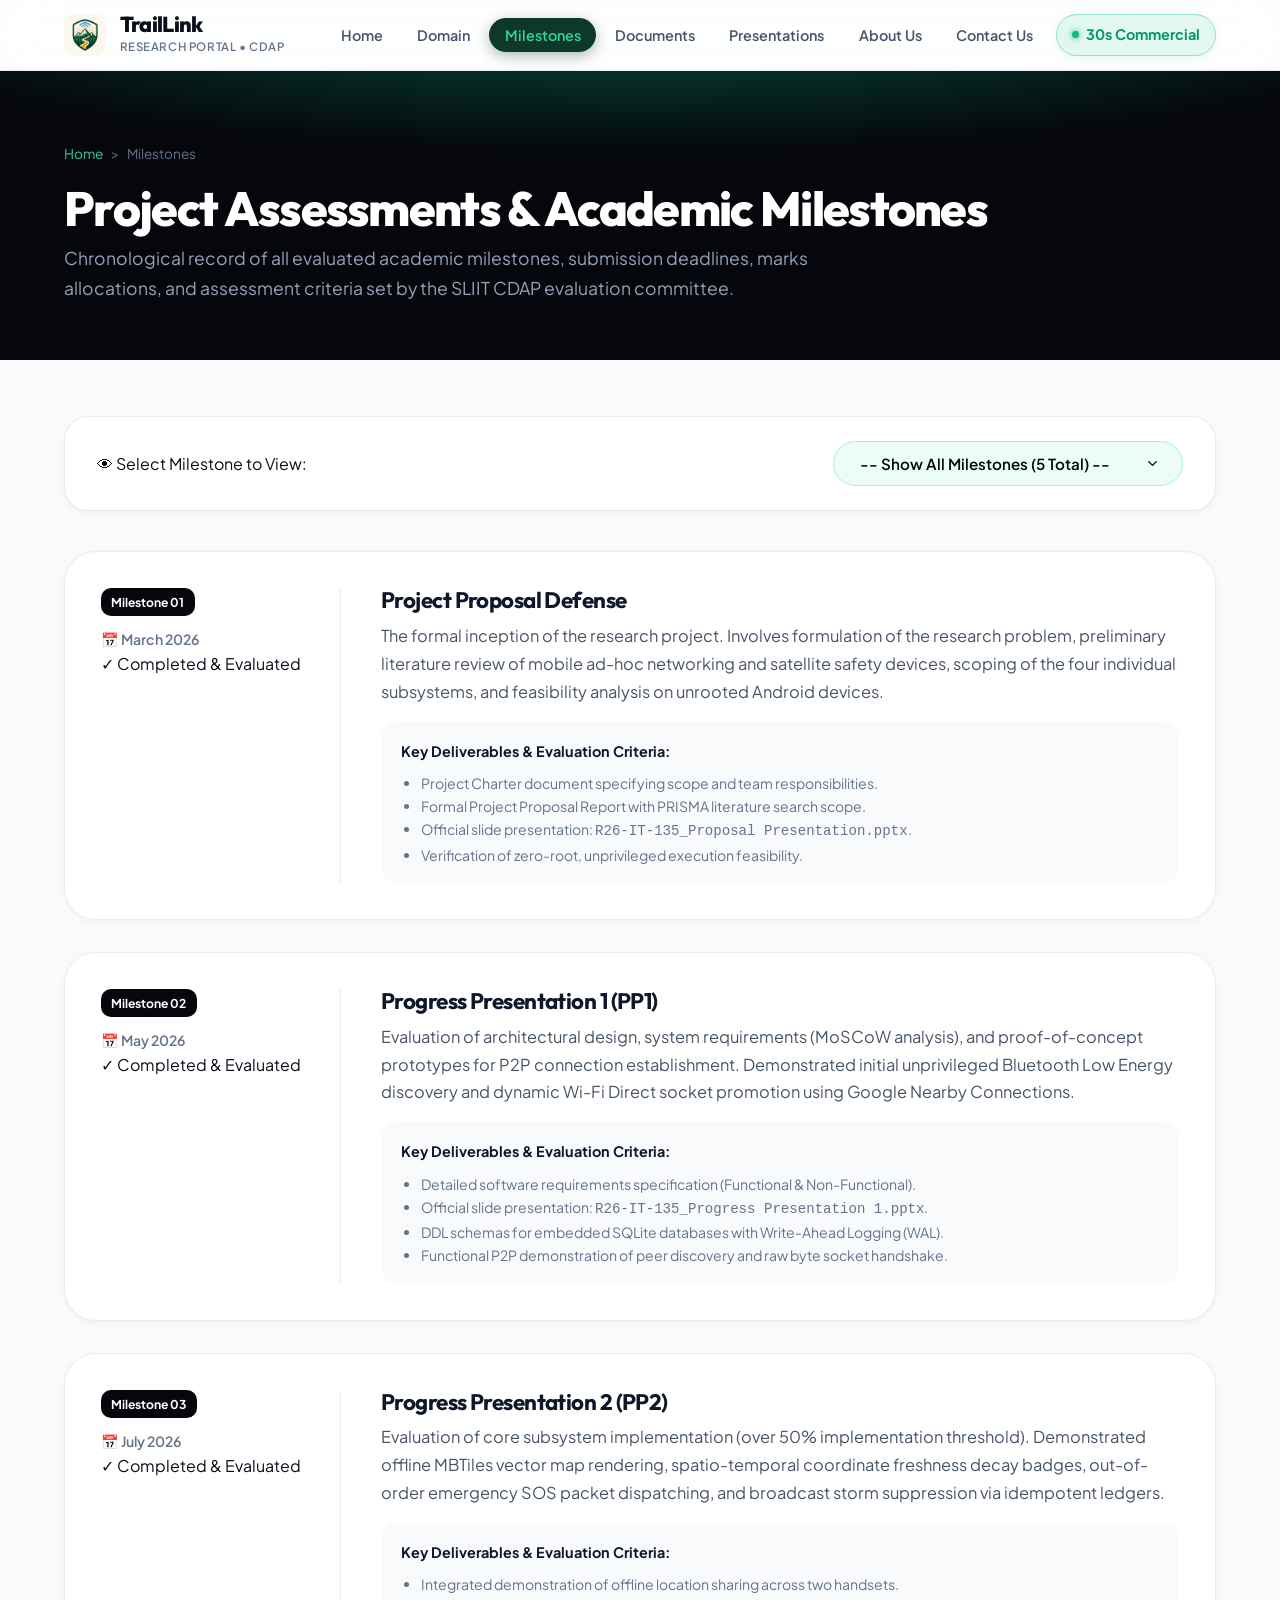
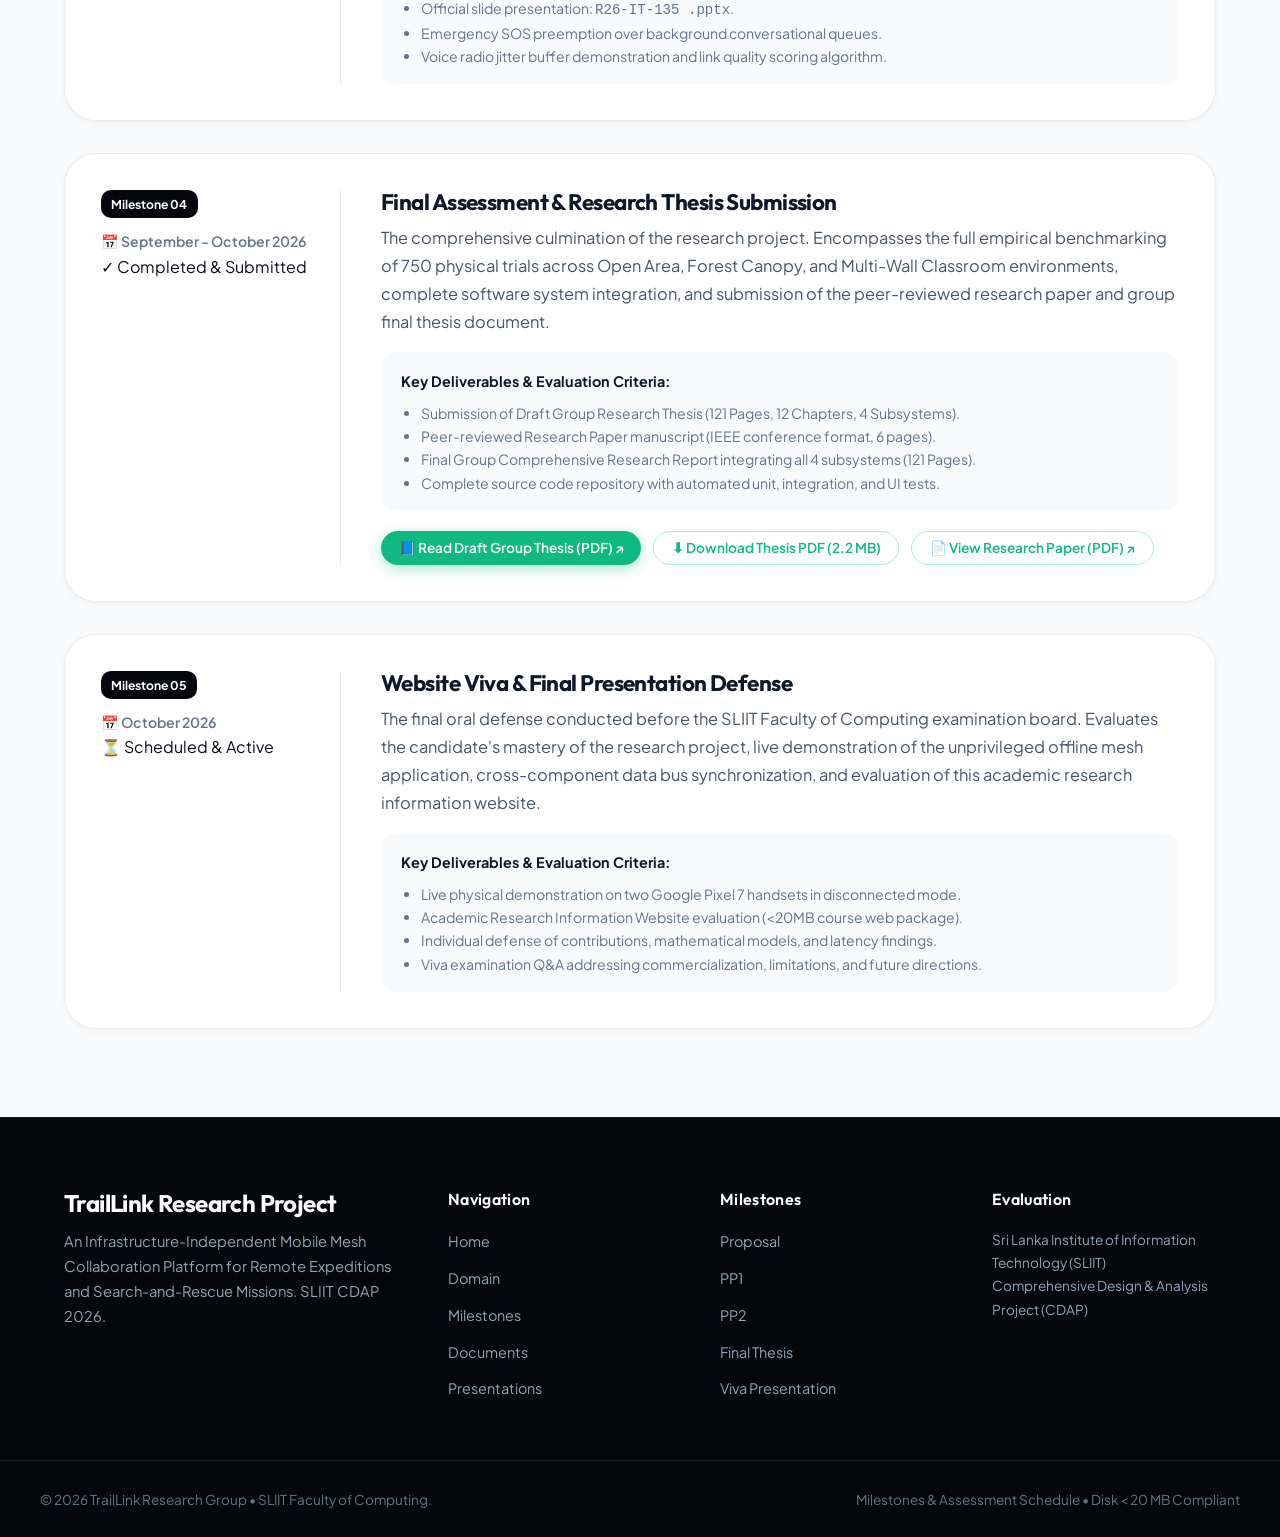
<file: milestones.html>
<!DOCTYPE html>
<html lang="en">
<head>
  <meta charset="UTF-8">
  <meta name="viewport" content="width=device-width, initial-scale=1.0">
  <meta name="description" content="Project Milestones: Project Proposal, Progress Presentation 1, Progress Presentation 2, Final Assessment, and Website Viva for TrailLink Research Project.">
  <title>Milestones | TrailLink Academic Research Portal</title>
  <meta http-equiv="Cache-Control" content="no-cache, no-store, must-revalidate">
  <meta http-equiv="Pragma" content="no-cache">
  <meta http-equiv="Expires" content="0">
  <link rel="stylesheet" href="css/style.css?v=3.3">
  <link rel="icon" type="image/png" href="images/traillink_logo.png">
</head>
<body>


  <!-- Main Header -->
  <header class="site-header">
    <div class="header-container">
      <a href="index.html?v=3.2" class="brand-wrapper">
        <img src="images/traillink_logo.png" alt="TrailLink Logo" class="brand-logo">
        <div class="brand-text">
          <h2>TrailLink</h2>
          <span>Research Portal &bull; CDAP</span>
        </div>
      </a>

      <button class="mobile-toggle" aria-label="Toggle navigation menu" aria-expanded="false">&#9776;</button>

      <nav class="main-nav" aria-label="Primary navigation">
        <ul>
          <li><a href="index.html?v=3.2" class="nav-link">Home</a></li>
          <li><a href="domain.html?v=3.2" class="nav-link">Domain</a></li>
          <li><a href="milestones.html?v=3.2" class="nav-link active">Milestones</a></li>
          <li><a href="documents.html?v=3.2" class="nav-link">Documents</a></li>
          <li><a href="presentations.html?v=3.2" class="nav-link">Presentations</a></li>
          <li><a href="about.html?v=3.2" class="nav-link">About Us</a></li>
          <li><a href="contact.html?v=3.2" class="nav-link">Contact Us</a></li>
          <li><a href="commercial.html" class="nav-link nav-link-commercial"><span class="play-dot"></span> 30s Commercial</a></li>
        </ul>
      </nav>
    </div>
  </header>

  <!-- Page Banner -->
  <section class="page-banner">
    <div class="page-banner-container">
      <div class="breadcrumbs">
        <a href="index.html?v=3.2">Home</a> &gt; <span>Milestones</span>
      </div>
      <h1>Project Assessments &amp; Academic Milestones</h1>
      <p>
        Chronological record of all evaluated academic milestones, submission deadlines, marks allocations, and assessment criteria set by the SLIIT CDAP evaluation committee.
      </p>
    </div>
  </section>

  <!-- Main Content -->
  <main class="main-content">
    <div class="content-container">


      <!-- Slide 11 Required Drop-down Menu Selector -->
      <section class="milestone-control-panel">
        <div class="milestone-select-label">
          <span>&#128065;</span> Select Milestone to View:
        </div>
        <div>
          <select id="milestoneSelect" class="milestone-dropdown" aria-label="Filter milestones">
            <option value="all">-- Show All Milestones (5 Total) --</option>
            <option value="proposal">1. Project Proposal</option>
            <option value="pp1">2. Progress Presentation 1 (PP1)</option>
            <option value="pp2">3. Progress Presentation 2 (PP2)</option>
            <option value="final-thesis">4. Final Thesis &amp; Artifact Assessment</option>
            <option value="viva">5. Website Viva &amp; Oral Defense</option>
          </select>
        </div>
      </section>

      <!-- Milestone 1: Project Proposal -->
      <article class="milestone-card reveal" data-milestone="proposal">
        <div class="milestone-sidebar">
          <span class="milestone-tag">Milestone 01</span>
          <div class="milestone-date">&#128197; March 2026</div>
          <div class="milestone-status status-completed">&#10003; Completed &amp; Evaluated</div>
        </div>
        <div class="milestone-body">
          <h3 style="font-size: 1.4rem; margin-bottom: 0.5rem; color: var(--secondary);">Project Proposal Defense</h3>
          <p>
            The formal inception of the research project. Involves formulation of the research problem, preliminary literature review of mobile ad-hoc networking and satellite safety devices, scoping of the four individual subsystems, and feasibility analysis on unrooted Android devices.
          </p>
          <div style="background: var(--bg-card-alt); border-radius: var(--radius-md); padding: 1rem 1.25rem; margin-top: 1rem;">
            <strong style="color: var(--secondary); font-size: 0.9rem;">Key Deliverables &amp; Evaluation Criteria:</strong>
            <ul style="padding-left: 1.25rem; margin-top: 0.5rem; font-size: 0.88rem; color: var(--text-muted);">
              <li>Project Charter document specifying scope and team responsibilities.</li>
              <li>Formal Project Proposal Report with PRISMA literature search scope.</li>
              <li>Official slide presentation: <code>R26-IT-135_Proposal Presentation.pptx</code>.</li>
              <li>Verification of zero-root, unprivileged execution feasibility.</li>
            </ul>
          </div>

        </div>
      </article>

      <!-- Milestone 2: Progress Presentation 1 (PP1) -->
      <article class="milestone-card reveal" data-milestone="pp1">
        <div class="milestone-sidebar">
          <span class="milestone-tag">Milestone 02</span>
          <div class="milestone-date">&#128197; May 2026</div>
          <div class="milestone-status status-completed">&#10003; Completed &amp; Evaluated</div>
        </div>
        <div class="milestone-body">
          <h3 style="font-size: 1.4rem; margin-bottom: 0.5rem; color: var(--secondary);">Progress Presentation 1 (PP1)</h3>
          <p>
            Evaluation of architectural design, system requirements (MoSCoW analysis), and proof-of-concept prototypes for P2P connection establishment. Demonstrated initial unprivileged Bluetooth Low Energy discovery and dynamic Wi-Fi Direct socket promotion using Google Nearby Connections.
          </p>
          <div style="background: var(--bg-card-alt); border-radius: var(--radius-md); padding: 1rem 1.25rem; margin-top: 1rem;">
            <strong style="color: var(--secondary); font-size: 0.9rem;">Key Deliverables &amp; Evaluation Criteria:</strong>
            <ul style="padding-left: 1.25rem; margin-top: 0.5rem; font-size: 0.88rem; color: var(--text-muted);">
              <li>Detailed software requirements specification (Functional &amp; Non-Functional).</li>
              <li>Official slide presentation: <code>R26-IT-135_Progress Presentation 1.pptx</code>.</li>
              <li>DDL schemas for embedded SQLite databases with Write-Ahead Logging (WAL).</li>
              <li>Functional P2P demonstration of peer discovery and raw byte socket handshake.</li>
            </ul>
          </div>

        </div>
      </article>

      <!-- Milestone 3: Progress Presentation 2 (PP2) -->
      <article class="milestone-card reveal" data-milestone="pp2">
        <div class="milestone-sidebar">
          <span class="milestone-tag">Milestone 03</span>
          <div class="milestone-date">&#128197; July 2026</div>
          <div class="milestone-status status-completed">&#10003; Completed &amp; Evaluated</div>
        </div>
        <div class="milestone-body">
          <h3 style="font-size: 1.4rem; margin-bottom: 0.5rem; color: var(--secondary);">Progress Presentation 2 (PP2)</h3>
          <p>
            Evaluation of core subsystem implementation (over 50% implementation threshold). Demonstrated offline MBTiles vector map rendering, spatio-temporal coordinate freshness decay badges, out-of-order emergency SOS packet dispatching, and broadcast storm suppression via idempotent ledgers.
          </p>
          <div style="background: var(--bg-card-alt); border-radius: var(--radius-md); padding: 1rem 1.25rem; margin-top: 1rem;">
            <strong style="color: var(--secondary); font-size: 0.9rem;">Key Deliverables &amp; Evaluation Criteria:</strong>
            <ul style="padding-left: 1.25rem; margin-top: 0.5rem; font-size: 0.88rem; color: var(--text-muted);">
              <li>Integrated demonstration of offline location sharing across two handsets.</li>
              <li>Official slide presentation: <code>R26-IT-135 .pptx</code>.</li>
              <li>Emergency SOS preemption over background conversational queues.</li>
              <li>Voice radio jitter buffer demonstration and link quality scoring algorithm.</li>
            </ul>
          </div>

        </div>
      </article>

      <!-- Milestone 4: Final Assessment & Thesis Submission -->
      <article class="milestone-card reveal" data-milestone="final-thesis">
        <div class="milestone-sidebar">
          <span class="milestone-tag">Milestone 04</span>
          <div class="milestone-date">&#128197; September - October 2026</div>
          <div class="milestone-status status-completed">&#10003; Completed &amp; Submitted</div>
        </div>
        <div class="milestone-body">
          <h3 style="font-size: 1.4rem; margin-bottom: 0.5rem; color: var(--secondary);">Final Assessment &amp; Research Thesis Submission</h3>
          <p>
            The comprehensive culmination of the research project. Encompasses the full empirical benchmarking of 750 physical trials across Open Area, Forest Canopy, and Multi-Wall Classroom environments, complete software system integration, and submission of the peer-reviewed research paper and group final thesis document.
          </p>
          <div style="background: var(--bg-card-alt); border-radius: var(--radius-md); padding: 1rem 1.25rem; margin-top: 1rem;">
            <strong style="color: var(--secondary); font-size: 0.9rem;">Key Deliverables &amp; Evaluation Criteria:</strong>
            <ul style="padding-left: 1.25rem; margin-top: 0.5rem; font-size: 0.88rem; color: var(--text-muted);">
              <li>Submission of Draft Group Research Thesis (121 Pages, 12 Chapters, 4 Subsystems).</li>
              <li>Peer-reviewed Research Paper manuscript (IEEE conference format, 6 pages).</li>
              <li>Final Group Comprehensive Research Report integrating all 4 subsystems (121 Pages).</li>
              <li>Complete source code repository with automated unit, integration, and UI tests.</li>
            </ul>
          </div>

          <div class="milestone-actions" style="margin-top: 1.25rem; display: flex; gap: 0.75rem; flex-wrap: wrap;">
            <a href="docs/R26-IT-135_Draft_Thesis.pdf" target="_blank" class="btn btn-primary" style="font-size: 0.85rem; padding: 0.5rem 1.1rem;">
              &#128216; Read Draft Group Thesis (PDF) &nearr;
            </a>
            <a href="docs/R26-IT-135_Draft_Thesis.pdf" download="R26-IT-135_Draft_Thesis.pdf" class="btn btn-outline" style="font-size: 0.85rem; padding: 0.5rem 1.1rem;">
              &#11015; Download Thesis PDF (2.2 MB)
            </a>
            <a href="docs/R26-IT-135_Research_Paper.pdf" target="_blank" class="btn btn-outline" style="font-size: 0.85rem; padding: 0.5rem 1.1rem;">
              &#128196; View Research Paper (PDF) &nearr;
            </a>
          </div>

        </div>
      </article>

      <!-- Milestone 5: Website Viva & Defense -->
      <article class="milestone-card reveal" data-milestone="viva">
        <div class="milestone-sidebar">
          <span class="milestone-tag">Milestone 05</span>
          <div class="milestone-date">&#128197; October 2026</div>
          <div class="milestone-status status-current">&#9203; Scheduled &amp; Active</div>
        </div>
        <div class="milestone-body">
          <h3 style="font-size: 1.4rem; margin-bottom: 0.5rem; color: var(--secondary);">Website Viva &amp; Final Presentation Defense</h3>
          <p>
            The final oral defense conducted before the SLIIT Faculty of Computing examination board. Evaluates the candidate's mastery of the research project, live demonstration of the unprivileged offline mesh application, cross-component data bus synchronization, and evaluation of this academic research information website.
          </p>
          <div style="background: var(--bg-card-alt); border-radius: var(--radius-md); padding: 1rem 1.25rem; margin-top: 1rem;">
            <strong style="color: var(--secondary); font-size: 0.9rem;">Key Deliverables &amp; Evaluation Criteria:</strong>
            <ul style="padding-left: 1.25rem; margin-top: 0.5rem; font-size: 0.88rem; color: var(--text-muted);">
              <li>Live physical demonstration on two Google Pixel 7 handsets in disconnected mode.</li>
              <li>Academic Research Information Website evaluation (&lt;20MB course web package).</li>
              <li>Individual defense of contributions, mathematical models, and latency findings.</li>
              <li>Viva examination Q&amp;A addressing commercialization, limitations, and future directions.</li>
            </ul>
          </div>

        </div>
      </article>

    </div>
  </main>

  <!-- Site Footer -->
  <footer class="site-footer">
    <div class="footer-top">
      <div class="footer-brand">
        <h3>TrailLink Research Project</h3>
        <p>An Infrastructure-Independent Mobile Mesh Collaboration Platform for Remote Expeditions and Search-and-Rescue Missions. SLIIT CDAP 2026.</p>
      </div>
      <div class="footer-col">
        <h4>Navigation</h4>
        <ul>
          <li><a href="index.html?v=3.2">Home</a></li>
          <li><a href="domain.html?v=3.2">Domain</a></li>
          <li><a href="milestones.html?v=3.2">Milestones</a></li>
          <li><a href="documents.html?v=3.2">Documents</a></li>
          <li><a href="presentations.html?v=3.2">Presentations</a></li>
        </ul>
      </div>
      <div class="footer-col">
        <h4>Milestones</h4>
        <ul>
          <li><a href="milestones.html?v=3.2">Proposal</a></li>
          <li><a href="milestones.html?v=3.2">PP1</a></li>
          <li><a href="milestones.html?v=3.2">PP2</a></li>
          <li><a href="milestones.html?v=3.2">Final Thesis</a></li>
          <li><a href="milestones.html?v=3.2">Viva Presentation</a></li>
        </ul>
      </div>
      <div class="footer-col">
        <h4>Evaluation</h4>
        <p style="font-size: 0.85rem; color: #94a3b8;">
          Sri Lanka Institute of Information Technology (SLIIT)<br>
          Comprehensive Design &amp; Analysis Project (CDAP)
        </p>
      </div>
    </div>
    <div class="footer-bottom">
      <div class="footer-bottom-container">
        <div>&copy; 2026 TrailLink Research Group &bull; SLIIT Faculty of Computing.</div>
        <div>Milestones &amp; Assessment Schedule &bull; Disk &lt; 20 MB Compliant</div>
      </div>
    </div>
  </footer>

  <script src="js/main.js?v=3.2"></script>
</body>
</html>
</file>
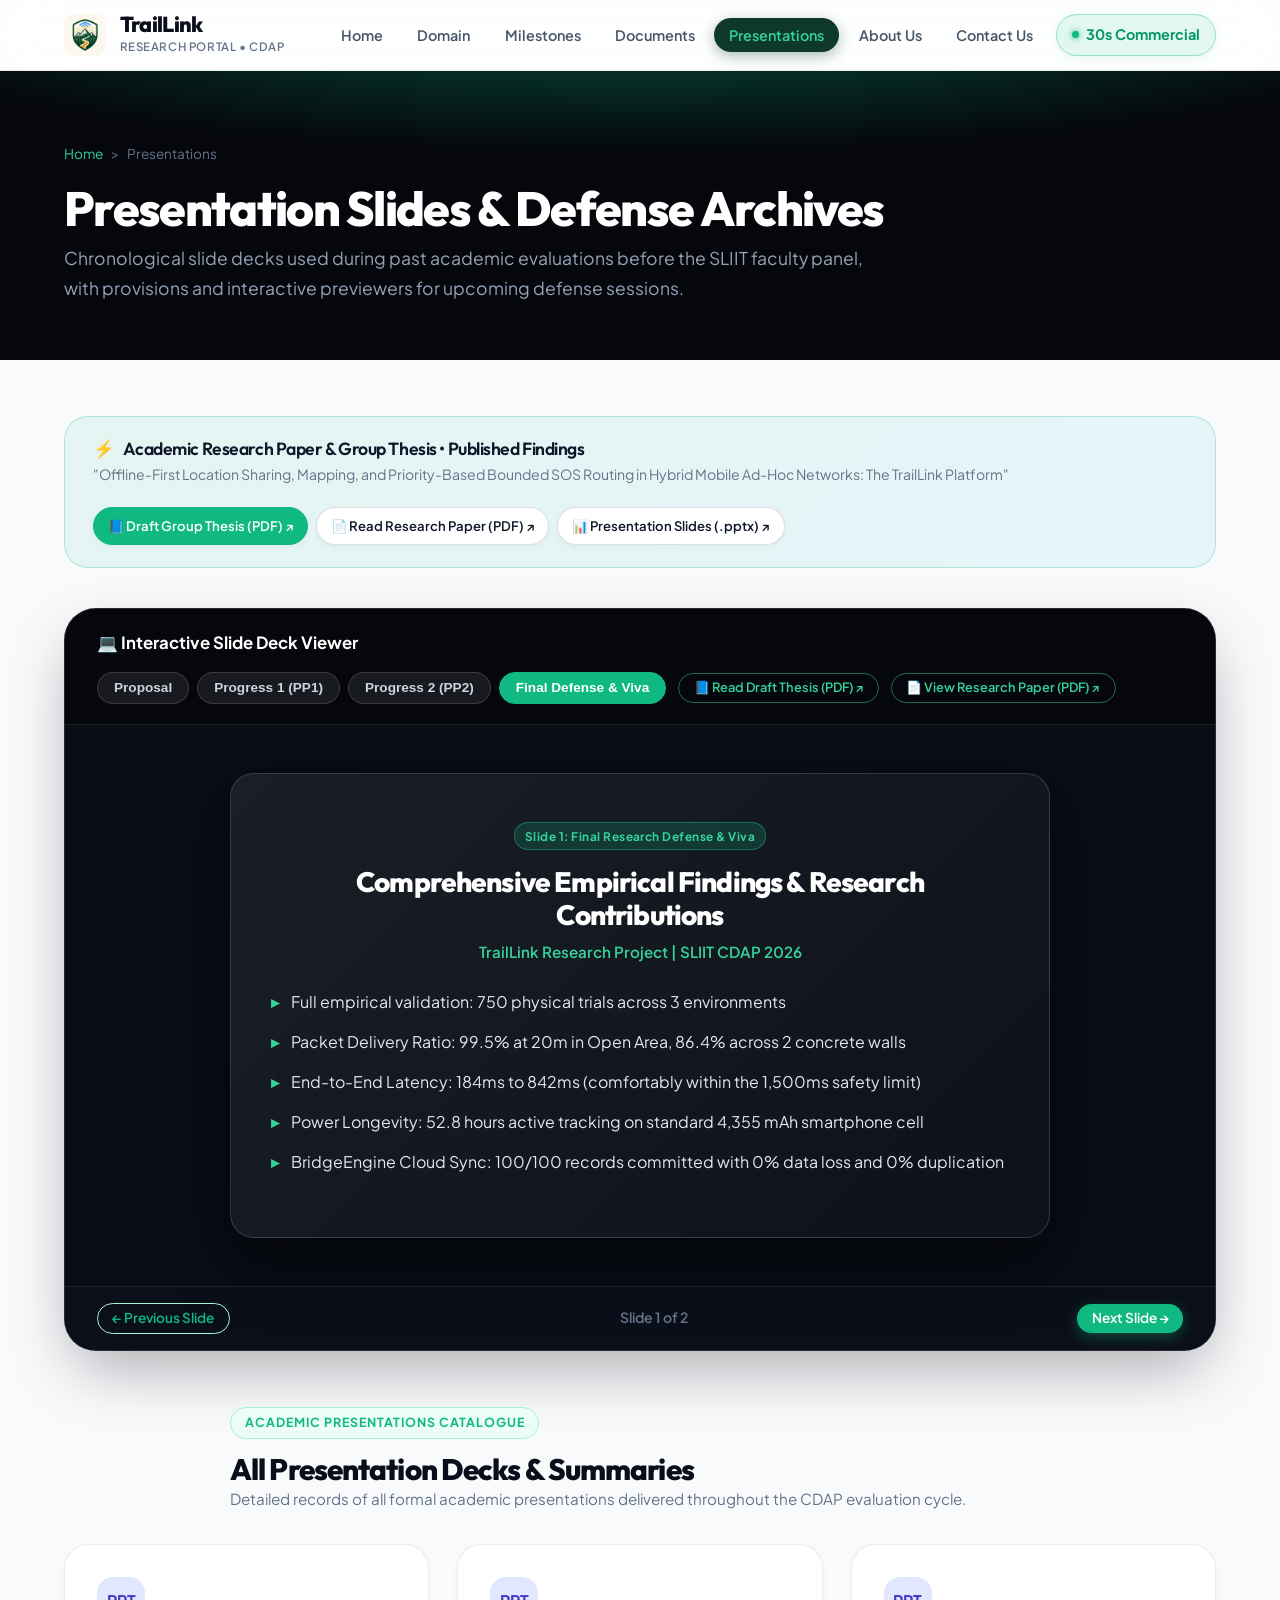
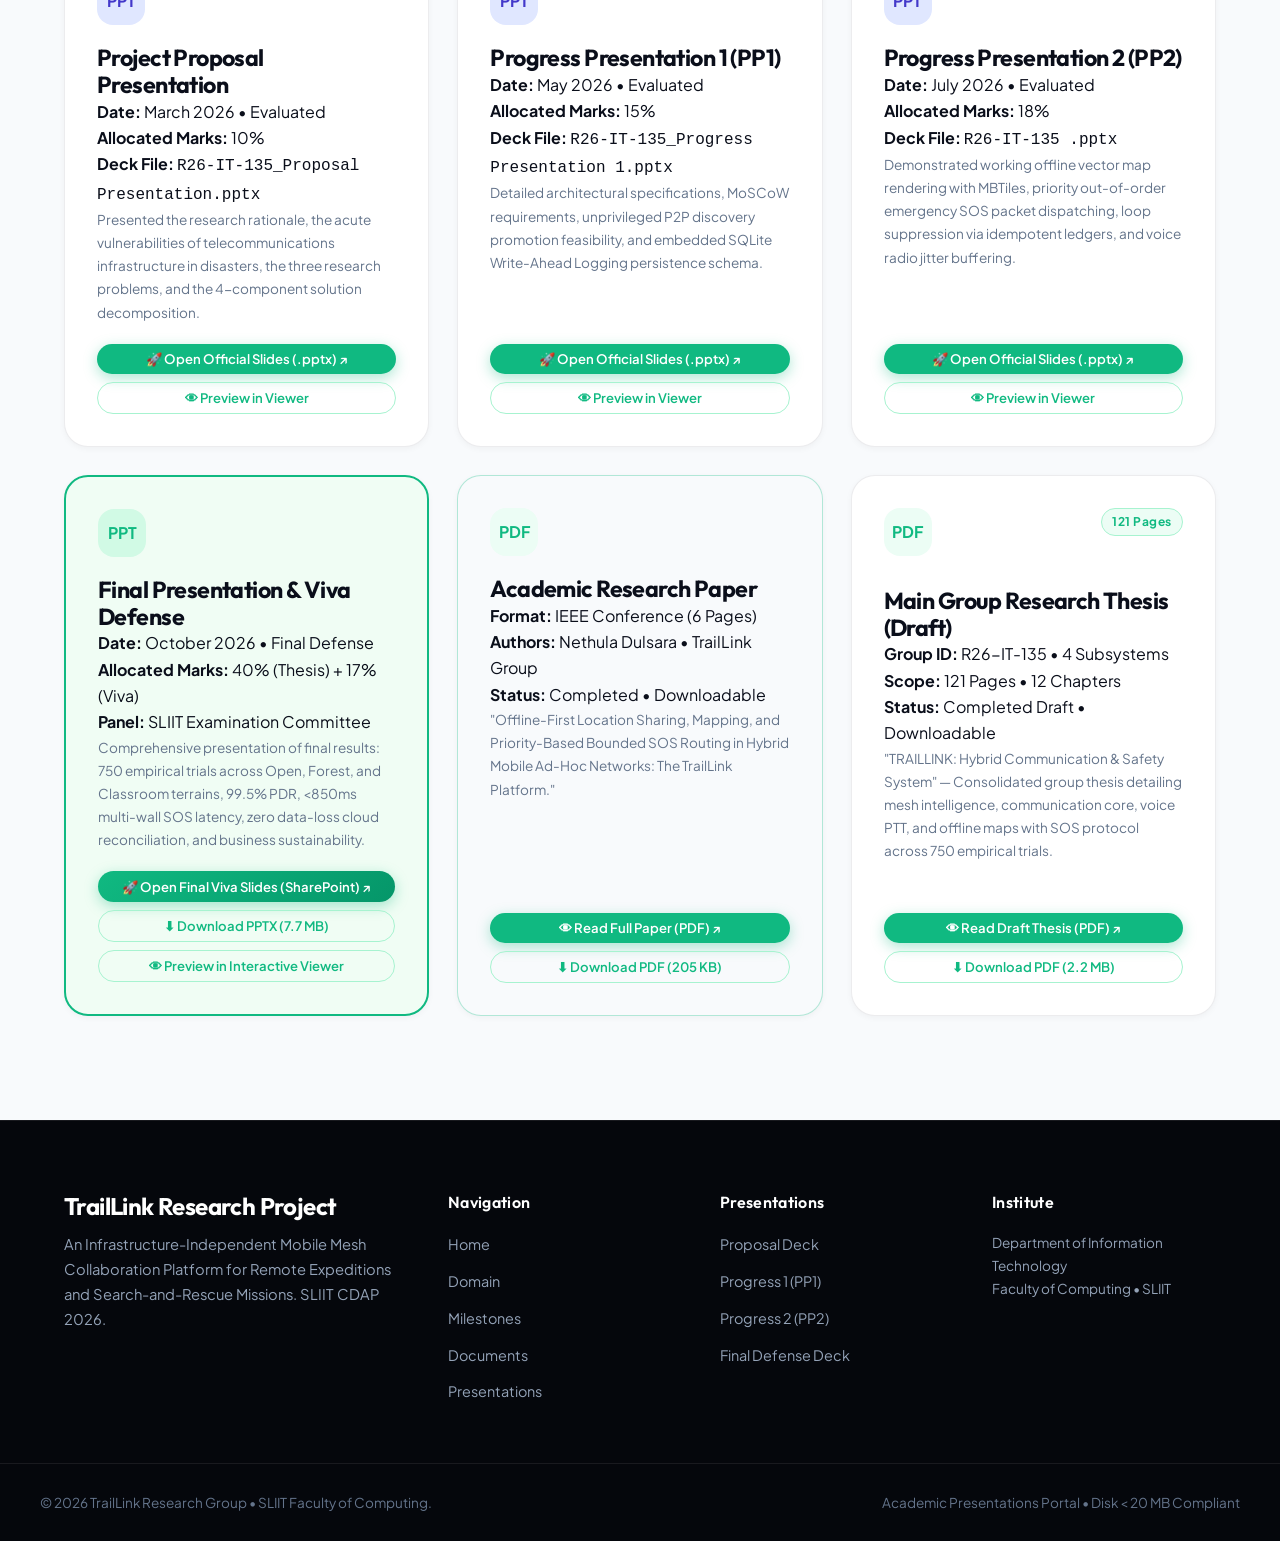
<file: presentations.html>
<!DOCTYPE html>
<html lang="en">
<head>
  <meta charset="UTF-8">
  <meta name="viewport" content="width=device-width, initial-scale=1.0">
  <meta name="description" content="Academic Presentation Slides: Proposal, Progress 1, Progress 2, and Final Defense presentations for TrailLink Research Project.">
  <title>Presentations | TrailLink Academic Research Portal</title>
  <link rel="stylesheet" href="css/style.css?v=3.3">
  <link rel="icon" type="image/png" href="images/traillink_logo.png">
</head>
<body>


  <!-- Main Header -->
  <header class="site-header">
    <div class="header-container">
      <a href="index.html?v=3.2" class="brand-wrapper">
        <img src="images/traillink_logo.png" alt="TrailLink Logo" class="brand-logo">
        <div class="brand-text">
          <h2>TrailLink</h2>
          <span>Research Portal &bull; CDAP</span>
        </div>
      </a>

      <button class="mobile-toggle" aria-label="Toggle navigation menu" aria-expanded="false">&#9776;</button>

      <nav class="main-nav" aria-label="Primary navigation">
        <ul>
          <li><a href="index.html?v=3.2" class="nav-link">Home</a></li>
          <li><a href="domain.html?v=3.2" class="nav-link">Domain</a></li>
          <li><a href="milestones.html?v=3.2" class="nav-link">Milestones</a></li>
          <li><a href="documents.html?v=3.2" class="nav-link">Documents</a></li>
          <li><a href="presentations.html?v=3.2" class="nav-link active">Presentations</a></li>
          <li><a href="about.html?v=3.2" class="nav-link">About Us</a></li>
          <li><a href="contact.html?v=3.2" class="nav-link">Contact Us</a></li>
          <li><a href="commercial.html" class="nav-link nav-link-commercial"><span class="play-dot"></span> 30s Commercial</a></li>
        </ul>
      </nav>
    </div>
  </header>

  <!-- Page Banner -->
  <section class="page-banner">
    <div class="page-banner-container">
      <div class="breadcrumbs">
        <a href="index.html?v=3.2">Home</a> &gt; <span>Presentations</span>
      </div>
      <h1>Presentation Slides &amp; Defense Archives</h1>
      <p>
        Chronological slide decks used during past academic evaluations before the SLIIT faculty panel, with provisions and interactive previewers for upcoming defense sessions.
      </p>
    </div>
  </section>

  <!-- Main Content -->
  <main class="main-content">
    <div class="content-container">

      <!-- Fast Access Banner for Evaluators -->
      <div class="quick-access-banner reveal">
        <div class="quick-access-banner-content">
          <h4><span>&#9889;</span> Academic Research Paper &amp; Group Thesis &bull; Published Findings</h4>
          <p>"Offline-First Location Sharing, Mapping, and Priority-Based Bounded SOS Routing in Hybrid Mobile Ad-Hoc Networks: The TrailLink Platform"</p>
        </div>
        <div class="quick-access-pills">
          <a href="docs/R26-IT-135_Draft_Thesis.pdf" target="_blank" class="quick-pill-btn primary">
            &#128216; Draft Group Thesis (PDF) &nearr;
          </a>
          <a href="docs/R26-IT-135_Research_Paper.pdf" target="_blank" class="quick-pill-btn">
            &#128196; Read Research Paper (PDF) &nearr;
          </a>
          <a href="presentations.html?v=3.2" class="quick-pill-btn">
            &#128202; Presentation Slides (.pptx) &nearr;
          </a>
        </div>
      </div>

      <!-- Interactive Slide Deck Viewer (Slide 13 Requirement) -->
      <section class="slides-deck-viewer">
        <div class="deck-toolbar">
          <div style="font-weight: 700; font-size: 1.05rem;">
            &#128187; Interactive Slide Deck Viewer
          </div>
          <div style="display: flex; gap: 0.75rem; align-items: center; flex-wrap: wrap;">
            <div class="deck-selector">
              <button class="deck-btn" data-deck="proposal">Proposal</button>
              <button class="deck-btn" data-deck="pp1">Progress 1 (PP1)</button>
              <button class="deck-btn" data-deck="pp2">Progress 2 (PP2)</button>
              <button class="deck-btn active" data-deck="final">Final Defense &amp; Viva</button>
            </div>
            <a href="docs/R26-IT-135_Draft_Thesis.pdf" target="_blank" rel="noopener noreferrer" class="btn btn-outline" style="font-size: 0.8rem; padding: 0.4rem 0.9rem; border-color: rgba(52, 211, 153, 0.5); color: #34d399; text-decoration: none;">
              📘 Read Draft Thesis (PDF) &nearr;
            </a>
            <a id="deckSharepointBtn" href="docs/R26-IT-135_Research_Paper.pdf" target="_blank" rel="noopener noreferrer" class="btn btn-outline" style="font-size: 0.8rem; padding: 0.4rem 0.9rem; border-color: rgba(52, 211, 153, 0.5); color: #34d399; text-decoration: none;">
              📄 View Research Paper (PDF) &nearr;
            </a>
          </div>
        </div>

        <!-- Dynamic Slide Display Canvas -->
        <div class="slide-canvas" id="slidePreviewContainer">
          <!-- Populated dynamically by main.js -->
        </div>

        <div class="deck-nav-controls">
          <button id="slidePrevBtn" class="btn btn-outline" style="font-size: 0.85rem; padding: 0.4rem 0.9rem;">
            &larr; Previous Slide
          </button>
          <span id="slideCounterIndicator" style="font-weight: 600; font-size: 0.88rem; color: var(--text-muted);">
            Slide 1 of 2
          </span>
          <button id="slideNextBtn" class="btn btn-primary" style="font-size: 0.85rem; padding: 0.4rem 0.9rem;">
            Next Slide &rarr;
          </button>
        </div>
      </section>

      <!-- Grid of All 4 Milestone Presentations -->
      <section class="section-header" style="text-align: left; margin-bottom: 2rem;">
        <span class="section-tag">Academic Presentations Catalogue</span>
        <h2 style="font-size: 1.85rem;">All Presentation Decks &amp; Summaries</h2>
        <p style="font-size: 0.95rem; color: var(--text-muted);">Detailed records of all formal academic presentations delivered throughout the CDAP evaluation cycle.</p>
      </section>

      <div class="docs-grid">
        <!-- Deck 1: Proposal Presentation -->
        <article class="doc-card">
          <div class="doc-type-icon" style="background: #e0e7ff; color: #4338ca;">PPT</div>
          <h3 class="doc-title">Project Proposal Presentation</h3>
          <div class="doc-meta">
            <strong>Date:</strong> March 2026 &bull; Evaluated<br>
            <strong>Allocated Marks:</strong> 10%<br>
            <strong>Deck File:</strong> <code>R26-IT-135_Proposal Presentation.pptx</code>
          </div>
          <p style="font-size: 0.85rem; color: var(--text-muted); margin-bottom: 1.25rem;">
            Presented the research rationale, the acute vulnerabilities of telecommunications infrastructure in disasters, the three research problems, and the 4-component solution decomposition.
          </p>
          <div class="doc-actions" style="display: flex; flex-direction: column; gap: 0.5rem; margin-top: auto;">
            <a href="https://mysliit.sharepoint.com/:p:/s/CDAPSubmissionCloud/IQC15Bek_uIVSIOEgPkZGYOIATdTR-P4vl9fgC8nMhyUMdo?e=iXcJzA" target="_blank" rel="noopener noreferrer" class="btn btn-primary" style="font-size: 0.82rem; padding: 0.45rem 0.85rem;">
              &#128640; Open Official Slides (.pptx) &nearr;
            </a>
            <button class="btn btn-outline" style="font-size: 0.82rem; padding: 0.45rem 0.85rem;" onclick="document.querySelector('[data-deck=proposal]').click(); window.scrollTo({top: 250, behavior: 'smooth'});">
              &#128065; Preview in Viewer
            </button>
          </div>
        </article>

        <!-- Deck 2: Progress Presentation 1 -->
        <article class="doc-card">
          <div class="doc-type-icon" style="background: #e0e7ff; color: #4338ca;">PPT</div>
          <h3 class="doc-title">Progress Presentation 1 (PP1)</h3>
          <div class="doc-meta">
            <strong>Date:</strong> May 2026 &bull; Evaluated<br>
            <strong>Allocated Marks:</strong> 15%<br>
            <strong>Deck File:</strong> <code>R26-IT-135_Progress Presentation 1.pptx</code>
          </div>
          <p style="font-size: 0.85rem; color: var(--text-muted); margin-bottom: 1.25rem;">
            Detailed architectural specifications, MoSCoW requirements, unprivileged P2P discovery promotion feasibility, and embedded SQLite Write-Ahead Logging persistence schema.
          </p>
          <div class="doc-actions" style="display: flex; flex-direction: column; gap: 0.5rem; margin-top: auto;">
            <a href="https://mysliit.sharepoint.com/:p:/s/CDAPSubmissionCloud/IQD188hyQa2QQ5qhWTpDg05fAec-mhogsgdaYyhh0Opthes?e=thUgjJ" target="_blank" rel="noopener noreferrer" class="btn btn-primary" style="font-size: 0.82rem; padding: 0.45rem 0.85rem;">
              &#128640; Open Official Slides (.pptx) &nearr;
            </a>
            <button class="btn btn-outline" style="font-size: 0.82rem; padding: 0.45rem 0.85rem;" onclick="document.querySelector('[data-deck=pp1]').click(); window.scrollTo({top: 250, behavior: 'smooth'});">
              &#128065; Preview in Viewer
            </button>
          </div>
        </article>

        <!-- Deck 3: Progress Presentation 2 -->
        <article class="doc-card">
          <div class="doc-type-icon" style="background: #e0e7ff; color: #4338ca;">PPT</div>
          <h3 class="doc-title">Progress Presentation 2 (PP2)</h3>
          <div class="doc-meta">
            <strong>Date:</strong> July 2026 &bull; Evaluated<br>
            <strong>Allocated Marks:</strong> 18%<br>
            <strong>Deck File:</strong> <code>R26-IT-135 .pptx</code>
          </div>
          <p style="font-size: 0.85rem; color: var(--text-muted); margin-bottom: 1.25rem;">
            Demonstrated working offline vector map rendering with MBTiles, priority out-of-order emergency SOS packet dispatching, loop suppression via idempotent ledgers, and voice radio jitter buffering.
          </p>
          <div class="doc-actions" style="display: flex; flex-direction: column; gap: 0.5rem; margin-top: auto;">
            <a href="https://mysliit.sharepoint.com/:p:/s/CDAPSubmissionCloud/IQDB-FjbmU2WSJPV8QAsLF9UARYEhjuR_JwZ-eSzOdaPLUQ?e=oGb8f1" target="_blank" rel="noopener noreferrer" class="btn btn-primary" style="font-size: 0.82rem; padding: 0.45rem 0.85rem;">
              &#128640; Open Official Slides (.pptx) &nearr;
            </a>
            <button class="btn btn-outline" style="font-size: 0.82rem; padding: 0.45rem 0.85rem;" onclick="document.querySelector('[data-deck=pp2]').click(); window.scrollTo({top: 250, behavior: 'smooth'});">
              &#128065; Preview in Viewer
            </button>
          </div>
        </article>

        <!-- Deck 4: Final Presentation & Viva Defense -->
        <article class="doc-card" style="border: 2px solid var(--primary); background: #f0fdf4;">
          <div class="doc-type-icon" style="background: #d1fae5; color: var(--primary);">PPT</div>
          <h3 class="doc-title">Final Presentation &amp; Viva Defense</h3>
          <div class="doc-meta">
            <strong>Date:</strong> October 2026 &bull; Final Defense<br>
            <strong>Allocated Marks:</strong> 40% (Thesis) + 17% (Viva)<br>
            <strong>Panel:</strong> SLIIT Examination Committee
          </div>
          <p style="font-size: 0.85rem; color: var(--text-muted); margin-bottom: 1.25rem;">
            Comprehensive presentation of final results: 750 empirical trials across Open, Forest, and Classroom terrains, 99.5% PDR, &lt;850ms multi-wall SOS latency, zero data-loss cloud reconciliation, and business sustainability.
          </p>
          <div class="doc-actions" style="display: flex; flex-direction: column; gap: 0.5rem; margin-top: auto;">
            <a href="https://mysliit.sharepoint.com/:p:/r/sites/CDAPSubmissionCloud/_layouts/15/Doc.aspx?sourcedoc=%7BCC8E6121-EEC8-442D-A9B2-CEB54CC5E154%7D&file=TrailLink_Final_Research_Presentation_Simple.pptx&action=edit&mobileredirect=true&wdwpf=doclib-c" target="_blank" rel="noopener noreferrer" class="btn btn-primary" style="font-size: 0.82rem; padding: 0.45rem 0.85rem; background: linear-gradient(135deg, #10b981 0%, #059669 100%);">
              &#128640; Open Final Viva Slides (SharePoint) &nearr;
            </a>
            <a href="docs/TrailLink_Final_Research_Presentation_Simple.pptx" download="TrailLink_Final_Research_Presentation_Simple.pptx" class="btn btn-outline" style="font-size: 0.82rem; padding: 0.45rem 0.85rem;">
              &#11015; Download PPTX (7.7 MB)
            </a>
            <button class="btn btn-outline" style="font-size: 0.82rem; padding: 0.45rem 0.85rem;" onclick="document.querySelector('[data-deck=final]').click(); window.scrollTo({top: 250, behavior: 'smooth'});">
              &#128065; Preview in Interactive Viewer
            </button>
          </div>
        </article>

        <!-- Deck 5: Conference Research Paper & Defense -->
        <article class="doc-card" style="border: 1px solid rgba(16, 185, 129, 0.3); background: #f8fafc;">
          <div class="doc-type-icon" style="background: #ecfdf5; color: var(--primary);">PDF</div>
          <h3 class="doc-title">Academic Research Paper</h3>
          <div class="doc-meta">
            <strong>Format:</strong> IEEE Conference (6 Pages)<br>
            <strong>Authors:</strong> Nethula Dulsara &bull; TrailLink Group<br>
            <strong>Status:</strong> Completed &bull; Downloadable
          </div>
          <p style="font-size: 0.85rem; color: var(--text-muted); margin-bottom: 1.25rem;">
            "Offline-First Location Sharing, Mapping, and Priority-Based Bounded SOS Routing in Hybrid Mobile Ad-Hoc Networks: The TrailLink Platform."
          </p>
          <div class="doc-actions" style="display: flex; flex-direction: column; gap: 0.5rem; margin-top: auto;">
            <a href="docs/R26-IT-135_Research_Paper.pdf" target="_blank" class="btn btn-primary" style="font-size: 0.82rem; padding: 0.45rem 0.85rem;">
              &#128065; Read Full Paper (PDF) &nearr;
            </a>
            <a href="docs/R26-IT-135_Research_Paper.pdf" download="R26-IT-135_Research_Paper.pdf" class="btn btn-outline" style="font-size: 0.82rem; padding: 0.45rem 0.85rem;">
              &#11015; Download PDF (205 KB)
            </a>
          </div>
        </article>

        <!-- Deck 6: Main Group Research Thesis (Draft) -->
        <article class="doc-card">
          <div style="display: flex; justify-content: space-between; align-items: flex-start; margin-bottom: 0.75rem;">
            <div class="doc-type-icon" style="background: #ecfdf5; color: var(--primary);">PDF</div>
            <span class="notice-badge" style="background: #ecfdf5; color: var(--primary); border-color: #a7f3d0; font-size: 0.75rem;">121 Pages</span>
          </div>
          <h3 class="doc-title">Main Group Research Thesis (Draft)</h3>
          <div class="doc-meta">
            <strong>Group ID:</strong> R26-IT-135 &bull; 4 Subsystems<br>
            <strong>Scope:</strong> 121 Pages &bull; 12 Chapters<br>
            <strong>Status:</strong> Completed Draft &bull; Downloadable
          </div>
          <p style="font-size: 0.85rem; color: var(--text-muted); margin-bottom: 1.25rem;">
            "TRAILLINK: Hybrid Communication &amp; Safety System" &mdash; Consolidated group thesis detailing mesh intelligence, communication core, voice PTT, and offline maps with SOS protocol across 750 empirical trials.
          </p>
          <div class="doc-actions" style="display: flex; flex-direction: column; gap: 0.5rem; margin-top: auto;">
            <a href="docs/R26-IT-135_Draft_Thesis.pdf" target="_blank" class="btn btn-primary" style="font-size: 0.82rem; padding: 0.45rem 0.85rem;">
              &#128065; Read Draft Thesis (PDF) &nearr;
            </a>
            <a href="docs/R26-IT-135_Draft_Thesis.pdf" download="R26-IT-135_Draft_Thesis.pdf" class="btn btn-outline" style="font-size: 0.82rem; padding: 0.45rem 0.85rem;">
              &#11015; Download PDF (2.2 MB)
            </a>
          </div>
        </article>
      </div>

    </div>
  </main>

  <!-- Site Footer -->
  <footer class="site-footer">
    <div class="footer-top">
      <div class="footer-brand">
        <h3>TrailLink Research Project</h3>
        <p>An Infrastructure-Independent Mobile Mesh Collaboration Platform for Remote Expeditions and Search-and-Rescue Missions. SLIIT CDAP 2026.</p>
      </div>
      <div class="footer-col">
        <h4>Navigation</h4>
        <ul>
          <li><a href="index.html?v=3.2">Home</a></li>
          <li><a href="domain.html?v=3.2">Domain</a></li>
          <li><a href="milestones.html?v=3.2">Milestones</a></li>
          <li><a href="documents.html?v=3.2">Documents</a></li>
          <li><a href="presentations.html?v=3.2">Presentations</a></li>
        </ul>
      </div>
      <div class="footer-col">
        <h4>Presentations</h4>
        <ul>
          <li><a href="presentations.html?v=3.2">Proposal Deck</a></li>
          <li><a href="presentations.html?v=3.2">Progress 1 (PP1)</a></li>
          <li><a href="presentations.html?v=3.2">Progress 2 (PP2)</a></li>
          <li><a href="presentations.html?v=3.2">Final Defense Deck</a></li>
        </ul>
      </div>
      <div class="footer-col">
        <h4>Institute</h4>
        <p style="font-size: 0.85rem; color: #94a3b8;">
          Department of Information Technology<br>
          Faculty of Computing &bull; SLIIT
        </p>
      </div>
    </div>
    <div class="footer-bottom">
      <div class="footer-bottom-container">
        <div>&copy; 2026 TrailLink Research Group &bull; SLIIT Faculty of Computing.</div>
        <div>Academic Presentations Portal &bull; Disk &lt; 20 MB Compliant</div>
      </div>
    </div>
  </footer>

  <script src="js/main.js?v=3.2"></script>
</body>
</html>
</file>
<file: css/style.css>
/* ==============================================================================
   TrailLink Academic Research Portal - Master Level Apple Design System
   Designed with Cupertino / Next-Gen Aesthetics:
   - Deep Obsidian & Space Slate surfaces
   - Optical Glassmorphism (multi-layered backdrop-filters)
   - Dynamic Perspective iPhone Mockups with realistic hardware bezels
   - Physics-based fluid easing & IntersectionObserver scroll triggers
   - Interactive cursor-tracking radial glow & ambient light orbs
   ============================================================================== */

@import url('https://fonts.googleapis.com/css2?family=Plus+Jakarta+Sans:wght@300;400;500;600;700;800;900&family=Outfit:wght@500;600;700;800;900&family=JetBrains+Mono:wght@400;500;600;700&display=swap');

:root {
  /* Apple / Cupertino Pro Palette */
  --apple-black: #05070c;
  --apple-dark-slate: #0b0f19;
  --apple-card-dark: rgba(18, 24, 38, 0.75);
  --apple-card-light: #ffffff;
  
  --apple-blue: #10b981;
  --apple-blue-hover: #059669;
  --apple-cyan: #34d399;
  --apple-indigo: #5e5ce6;
  --apple-emerald: #30d158;
  --apple-amber: #ff9f0a;
  --apple-red: #ff453a;
  --apple-teal: #30b0c7;
  --apple-purple: #af52de;
  
  /* Container system */
  --container-max: 1200px;
  
  /* Compatibility aliases for subpage elements */
  --primary: var(--apple-blue);
  --primary-hover: var(--apple-blue-hover);
  --primary-border: #a7f3d0;
  --secondary: #0f172a;
  --text-main: #1e293b;
  --text-muted: #64748b;
  --text-subtle: #94a3b8;
  --border-color: rgba(15, 23, 42, 0.08);
  --accent-emerald: #10b981;
  --accent-cyan: #06b6d4;
  --accent-amber: #f59e0b;
  --accent-purple: #8b5cf6;
  --bg-card: #ffffff;
  --bg-card-alt: #f8fafc;
  
  /* Light / Dark Adaptive System (Defaulting to crisp high-contrast luxury dark accents) */
  --bg-body: #f8fafc;
  --bg-surface: #ffffff;
  --bg-surface-elevated: #ffffff;
  --bg-surface-alt: #f1f5f9;
  
  --text-primary: #0a0e1a;
  --text-secondary: #475569;
  --text-tertiary: #64748b;
  --text-white: #ffffff;
  
  --border-subtle: rgba(15, 23, 42, 0.08);
  --border-medium: rgba(15, 23, 42, 0.14);
  --border-glass: rgba(255, 255, 255, 0.18);
  
  --glow-blue: rgba(16, 185, 129, 0.25);
  --glow-cyan: rgba(52, 211, 153, 0.35);
  --glow-emerald: rgba(48, 209, 88, 0.25);
  --glow-red: rgba(255, 69, 58, 0.35);

  --shadow-sm: 0 2px 6px rgba(0, 0, 0, 0.04);
  --shadow-md: 0 8px 24px -4px rgba(15, 23, 42, 0.08);
  --shadow-lg: 0 16px 40px -8px rgba(15, 23, 42, 0.12);
  --shadow-2xl: 0 25px 65px -12px rgba(5, 7, 12, 0.35);
  --shadow-phone: 0 35px 80px -15px rgba(0, 0, 0, 0.5), 0 0 40px rgba(52, 211, 153, 0.15);

  --radius-xs: 6px;
  --radius-sm: 10px;
  --radius-md: 16px;
  --radius-lg: 24px;
  --radius-xl: 32px;
  --radius-full: 9999px;

  --ease-apple: cubic-bezier(0.16, 1, 0.3, 1);
  --ease-smooth: cubic-bezier(0.4, 0, 0.2, 1);
  
  --font-sans: 'Plus Jakarta Sans', -apple-system, BlinkMacSystemFont, 'SF Pro Text', sans-serif;
  --font-display: 'Outfit', 'Plus Jakarta Sans', -apple-system, sans-serif;
  --font-mono: 'JetBrains Mono', SFMono-Regular, monospace;
}

/* ==============================================================================
   Reset & Core
   ============================================================================== */
*, *::before, *::after {
  margin: 0;
  padding: 0;
  box-sizing: border-box;
}

html {
  scroll-behavior: smooth;
  font-size: 16px;
  overflow-x: hidden;
}

body {
  font-family: var(--font-sans);
  background-color: var(--bg-body);
  color: var(--text-primary);
  line-height: 1.65;
  -webkit-font-smoothing: antialiased;
  -moz-osx-font-smoothing: grayscale;
  min-height: 100vh;
  display: flex;
  flex-direction: column;
  overflow-x: hidden;
}

/* Top Scroll Progress Bar */
.scroll-progress-bar {
  position: fixed;
  top: 0;
  left: 0;
  height: 3px;
  background: linear-gradient(90deg, #10b981, #34d399, #30d158);
  width: 0%;
  z-index: 9999;
  transition: width 0.08s linear;
  box-shadow: 0 0 10px rgba(52, 211, 153, 0.8);
}

/* ==============================================================================
   Typography & Apple Heading Gradients
   ============================================================================== */
h1, h2, h3, h4, h5, h6 {
  font-family: var(--font-display);
  font-weight: 700;
  color: var(--text-primary);
  line-height: 1.15;
  letter-spacing: -0.025em;
}

h1 { font-size: clamp(2.4rem, 5vw, 4rem); font-weight: 800; letter-spacing: -0.035em; }
h2 { font-size: clamp(1.85rem, 3.5vw, 2.75rem); font-weight: 800; letter-spacing: -0.03em; }
h3 { font-size: 1.45rem; font-weight: 700; }
h4 { font-size: 1.15rem; font-weight: 600; }

p {
  color: var(--text-secondary);
  font-size: 1.025rem;
  line-height: 1.7;
}

a {
  color: var(--apple-blue);
  text-decoration: none;
  transition: all 0.2s var(--ease-smooth);
}

a:hover {
  color: var(--apple-cyan);
}

.text-gradient {
  background: linear-gradient(135deg, #ffffff 10%, #cbd5e1 50%, #94a3b8 100%);
  -webkit-background-clip: text;
  -webkit-text-fill-color: transparent;
}

.text-gradient-cyan {
  background: linear-gradient(135deg, #34d399 0%, #34d399 50%, #34d399 100%);
  -webkit-background-clip: text;
  -webkit-text-fill-color: transparent;
}

.text-gradient-emergency {
  background: linear-gradient(135deg, #ff453a 0%, #ff9f0a 100%);
  -webkit-background-clip: text;
  -webkit-text-fill-color: transparent;
}

/* ==============================================================================
   Top Academic Notice Bar
   ============================================================================== */
.top-notice-bar {
  background: #05070c;
  color: #94a3b8;
  font-size: 0.8rem;
  padding: 0.55rem 0;
  border-bottom: 1px solid rgba(255, 255, 255, 0.08);
  position: relative;
  z-index: 1001;
}

.top-notice-container {
  max-width: var(--container-max);
  margin: 0 auto;
  padding: 0 24px;
  display: flex;
  justify-content: space-between;
  align-items: center;
  flex-wrap: wrap;
  gap: 0.5rem;
}

.notice-badge {
  background: rgba(16, 185, 129, 0.2);
  color: #34d399;
  padding: 0.2rem 0.65rem;
  border-radius: var(--radius-full);
  font-weight: 700;
  font-size: 0.74rem;
  letter-spacing: 0.04em;
  border: 1px solid rgba(52, 211, 153, 0.35);
  display: inline-flex;
  align-items: center;
  gap: 0.35rem;
}

.pulsing-dot {
  width: 6px;
  height: 6px;
  border-radius: 50%;
  background: #30d158;
  box-shadow: 0 0 8px #30d158;
  animation: pulse-ring 2s infinite;
}

@keyframes pulse-ring {
  0% { transform: scale(0.95); box-shadow: 0 0 0 0 rgba(48, 209, 88, 0.7); }
  70% { transform: scale(1); box-shadow: 0 0 0 6px rgba(48, 209, 88, 0); }
  100% { transform: scale(0.95); box-shadow: 0 0 0 0 rgba(48, 209, 88, 0); }
}

/* ==============================================================================
   Apple Glassmorphic Header & Navigation
   ============================================================================== */
.site-header {
  position: sticky;
  top: 0;
  z-index: 1000;
  background: rgba(255, 255, 255, 0.82);
  backdrop-filter: blur(24px) saturate(180%);
  -webkit-backdrop-filter: blur(24px) saturate(180%);
  border-bottom: 1px solid var(--border-subtle);
  transition: all 0.3s var(--ease-apple);
}

.site-header.scrolled {
  background: rgba(255, 255, 255, 0.94);
  box-shadow: 0 10px 30px rgba(0, 0, 0, 0.06);
}

.header-container {
  max-width: var(--container-max);
  margin: 0 auto;
  padding: 0.85rem 24px;
  display: flex;
  align-items: center;
  justify-content: space-between;
}

.brand-wrapper {
  display: flex;
  align-items: center;
  gap: 0.85rem;
  text-decoration: none;
}

.brand-logo {
  height: 42px;
  width: auto;
  object-fit: contain;
  border-radius: 10px;
  transition: transform 0.3s var(--ease-apple);
}

.brand-wrapper:hover .brand-logo {
  transform: scale(1.06);
}

.brand-text h2 {
  font-size: 1.35rem;
  font-weight: 800;
  color: var(--text-primary);
  line-height: 1;
}

.brand-text span {
  font-size: 0.72rem;
  color: var(--text-tertiary);
  font-weight: 600;
  letter-spacing: 0.05em;
  text-transform: uppercase;
  display: block;
  margin-top: 2px;
}

.main-nav ul {
  display: flex;
  list-style: none;
  align-items: center;
  gap: 0.25rem;
}

.nav-link {
  font-size: 0.9rem;
  font-weight: 600;
  color: var(--text-secondary);
  padding: 0.5rem 0.95rem;
  border-radius: var(--radius-full);
  transition: all 0.2s var(--ease-smooth);
  position: relative;
}

.nav-link:hover {
  color: #059669;
  background: #ecfdf5;
}

.nav-link.active {
  color: #34d399;
  background: #0e382c;
  box-shadow: 0 4px 14px rgba(14, 56, 44, 0.35);
}

.nav-link-commercial {
  background: rgba(16, 185, 129, 0.12);
  color: #059669 !important;
  border: 1px solid rgba(16, 185, 129, 0.35);
  font-weight: 700;
  display: inline-flex;
  align-items: center;
  gap: 0.4rem;
  margin-left: 0.25rem;
  box-shadow: 0 2px 8px rgba(16, 185, 129, 0.12);
}

.nav-link-commercial:hover {
  background: #10b981 !important;
  color: #ffffff !important;
  border-color: #10b981;
  transform: translateY(-1px);
  box-shadow: 0 4px 14px rgba(16, 185, 129, 0.35);
}

.nav-link-commercial .play-dot {
  width: 7px;
  height: 7px;
  border-radius: 50%;
  background: #10b981;
  box-shadow: 0 0 6px #10b981;
  animation: pulse-ring 1.8s infinite;
}

.nav-link-commercial:hover .play-dot {
  background: #ffffff;
  box-shadow: 0 0 8px #ffffff;
}

.mobile-toggle {
  display: none;
  background: none;
  border: 1px solid var(--border-subtle);
  padding: 0.5rem 0.75rem;
  border-radius: var(--radius-sm);
  cursor: pointer;
  font-size: 1.25rem;
}

/* ==============================================================================
   Cinematic Apple Hero Section
   ============================================================================== */
.hero-apple {
  background: radial-gradient(ellipse 80% 60% at 50% -20%, #064e3b 0%, #05070c 80%);
  color: var(--text-white);
  padding: 5.5rem 1.5rem 6.5rem;
  position: relative;
  overflow: hidden;
}

.ambient-light-orb {
  position: absolute;
  width: 550px;
  height: 550px;
  border-radius: 50%;
  filter: blur(120px);
  pointer-events: none;
  opacity: 0.35;
  z-index: 0;
}

.ambient-light-orb.orb-blue {
  top: -150px;
  left: 20%;
  background: #10b981;
}

.ambient-light-orb.orb-cyan {
  bottom: -100px;
  right: 15%;
  background: #06b6d4;
}

.hero-apple-container {
  max-width: 1280px;
  margin: 0 auto;
  position: relative;
  z-index: 1;
  display: grid;
  grid-template-columns: 1.15fr 0.85fr;
  gap: 3.5rem;
  align-items: center;
}

.hero-pill-badge {
  display: inline-flex;
  align-items: center;
  gap: 0.6rem;
  background: rgba(255, 255, 255, 0.08);
  backdrop-filter: blur(16px);
  padding: 0.4rem 1rem;
  border-radius: var(--radius-full);
  font-size: 0.82rem;
  font-weight: 600;
  color: #7dd3fc;
  border: 1px solid rgba(255, 255, 255, 0.15);
  margin-bottom: 1.5rem;
  box-shadow: 0 4px 20px rgba(0, 0, 0, 0.25);
}

.hero-apple h1 {
  font-size: clamp(2.5rem, 5vw, 4.2rem);
  font-weight: 800;
  color: #ffffff;
  line-height: 1.12;
  margin-bottom: 1.5rem;
  letter-spacing: -0.035em;
}

.hero-lead-apple {
  font-size: 1.18rem;
  color: #94a3b8;
  line-height: 1.75;
  margin-bottom: 2.5rem;
  max-width: 620px;
}

.hero-actions {
  display: flex;
  gap: 1rem;
  flex-wrap: wrap;
}

/* Apple Buttons */
.btn-apple {
  display: inline-flex;
  align-items: center;
  justify-content: center;
  gap: 0.5rem;
  font-family: var(--font-sans);
  font-size: 0.95rem;
  font-weight: 600;
  padding: 0.85rem 1.75rem;
  border-radius: var(--radius-full);
  cursor: pointer;
  transition: all 0.25s var(--ease-apple);
  border: none;
  text-decoration: none;
}

.btn-apple-primary {
  background: var(--apple-blue);
  color: #ffffff;
  box-shadow: 0 4px 20px rgba(16, 185, 129, 0.4);
}

.btn-apple-primary:hover {
  background: var(--apple-blue-hover);
  transform: translateY(-2px);
  box-shadow: 0 8px 28px rgba(16, 185, 129, 0.6);
  color: #ffffff;
}

.btn-apple-glass {
  background: rgba(255, 255, 255, 0.1);
  color: #ffffff;
  backdrop-filter: blur(12px);
  border: 1px solid rgba(255, 255, 255, 0.2);
}

.btn-apple-glass:hover {
  background: rgba(255, 255, 255, 0.18);
  border-color: rgba(255, 255, 255, 0.35);
  transform: translateY(-2px);
  color: #ffffff;
}

/* ==============================================================================
   Photorealistic Apple Smartphone Device Frame Mockup
   ============================================================================== */
.device-perspective-wrap {
  perspective: 1200px;
  display: flex;
  justify-content: center;
  align-items: center;
  position: relative;
}

.phone-mockup-frame {
  width: 320px;
  height: 650px;
  background: #090d16;
  border-radius: 50px;
  padding: 11px;
  box-shadow: var(--shadow-phone);
  border: 3.5px solid #2d3748;
  position: relative;
  transition: transform 0.6s var(--ease-apple), box-shadow 0.6s var(--ease-apple);
  animation: float-phone 6s ease-in-out infinite;
}

@keyframes float-phone {
  0%, 100% { transform: translateY(0px) rotate(-1deg); }
  50% { transform: translateY(-14px) rotate(1deg); }
}

.phone-mockup-frame:hover {
  transform: translateY(-8px) scale(1.02);
  box-shadow: 0 40px 90px -15px rgba(0, 0, 0, 0.7), 0 0 50px rgba(52, 211, 153, 0.35);
}

/* Dynamic Island */
.phone-dynamic-island {
  position: absolute;
  top: 19px;
  left: 50%;
  transform: translateX(-50%);
  width: 95px;
  height: 24px;
  background: #000000;
  border-radius: 20px;
  z-index: 20;
  display: flex;
  align-items: center;
  justify-content: space-between;
  padding: 0 10px;
}

.island-camera {
  width: 10px;
  height: 10px;
  border-radius: 50%;
  background: #111827;
  border: 1px solid rgba(255, 255, 255, 0.2);
}

.island-sensor {
  width: 7px;
  height: 7px;
  border-radius: 50%;
  background: #0369a1;
  opacity: 0.8;
}

/* Screen Screen Glare Reflection */
.phone-screen-container {
  width: 100%;
  height: 100%;
  border-radius: 40px;
  overflow: hidden;
  position: relative;
  background: #000000;
}

.phone-screen-container img {
  width: 100%;
  height: 100%;
  object-fit: cover;
  display: block;
  transition: opacity 0.4s var(--ease-apple), transform 0.4s var(--ease-apple);
}

.screen-glare-overlay {
  position: absolute;
  top: 0; left: 0; right: 0; bottom: 0;
  background: linear-gradient(135deg, rgba(255, 255, 255, 0.15) 0%, rgba(255, 255, 255, 0.02) 40%, transparent 60%);
  pointer-events: none;
  z-index: 10;
}

/* Floating Status Chips */
.floating-status-chip {
  position: absolute;
  background: rgba(15, 23, 42, 0.85);
  backdrop-filter: blur(20px);
  border: 1px solid rgba(255, 255, 255, 0.15);
  border-radius: var(--radius-md);
  padding: 0.75rem 1rem;
  box-shadow: 0 15px 35px rgba(0, 0, 0, 0.4);
  display: flex;
  align-items: center;
  gap: 0.75rem;
  color: #ffffff;
  z-index: 25;
  animation: float-chip 5s ease-in-out infinite;
}

.chip-left {
  left: -40px;
  bottom: 120px;
  animation-delay: -1s;
}

.chip-right {
  right: -30px;
  top: 100px;
  animation-delay: -3s;
}

@keyframes float-chip {
  0%, 100% { transform: translateY(0); }
  50% { transform: translateY(-8px); }
}

/* ==============================================================================
   Metric Counters Strip
   ============================================================================== */
.metrics-apple-strip {
  background: #ffffff;
  border-bottom: 1px solid var(--border-subtle);
  padding: 2.75rem 1.5rem;
  position: relative;
}

.metrics-container {
  max-width: 1280px;
  margin: 0 auto;
  display: grid;
  grid-template-columns: repeat(4, 1fr);
  gap: 2rem;
  text-align: center;
}

.metric-box h3 {
  font-size: 2.75rem;
  font-weight: 800;
  color: var(--apple-black);
  margin-bottom: 0.25rem;
  letter-spacing: -0.03em;
}

.metric-box p {
  font-size: 0.85rem;
  font-weight: 700;
  text-transform: uppercase;
  letter-spacing: 0.06em;
  color: var(--text-tertiary);
  margin: 0;
}

/* ==============================================================================
   Apple Interactive App Showcase (Tabs & Device Screens)
   ============================================================================== */
.showcase-apple-section {
  padding: 5.5rem 1.5rem;
  background: #080c16;
  color: #ffffff;
  position: relative;
  overflow: hidden;
}

.showcase-header {
  text-align: center;
  max-width: 800px;
  margin: 0 auto 3rem;
}

.showcase-header h2 {
  color: #ffffff;
  font-size: clamp(2rem, 4vw, 3rem);
  margin-bottom: 1rem;
}

.showcase-header p {
  color: #94a3b8;
  font-size: 1.1rem;
}

.showcase-tabs-nav {
  display: flex;
  justify-content: center;
  gap: 0.75rem;
  flex-wrap: wrap;
  margin-bottom: 3.5rem;
}

.showcase-tab-btn {
  background: rgba(255, 255, 255, 0.08);
  border: 1px solid rgba(255, 255, 255, 0.14);
  color: #cbd5e1;
  font-family: var(--font-sans);
  font-size: 0.92rem;
  font-weight: 600;
  padding: 0.65rem 1.4rem;
  border-radius: var(--radius-full);
  cursor: pointer;
  transition: all 0.25s var(--ease-apple);
  display: inline-flex;
  align-items: center;
  gap: 0.5rem;
}

.showcase-tab-btn:hover {
  background: rgba(255, 255, 255, 0.15);
  color: #ffffff;
}

.showcase-tab-btn.active {
  background: #ffffff;
  color: #05070c;
  border-color: #ffffff;
  box-shadow: 0 4px 20px rgba(255, 255, 255, 0.3);
}

.showcase-display-grid {
  max-width: 1200px;
  margin: 0 auto;
  display: grid;
  grid-template-columns: 0.9fr 1.1fr;
  gap: 4rem;
  align-items: center;
}

.showcase-phone-center {
  display: flex;
  justify-content: center;
}

.showcase-info-pane {
  background: rgba(255, 255, 255, 0.04);
  backdrop-filter: blur(24px);
  border: 1px solid rgba(255, 255, 255, 0.1);
  border-radius: var(--radius-xl);
  padding: 2.75rem;
  box-shadow: 0 25px 60px rgba(0, 0, 0, 0.5);
}

.showcase-info-pane h3 {
  color: #ffffff;
  font-size: 2rem;
  margin-bottom: 0.75rem;
}

.showcase-info-pane .lead-sub {
  color: var(--apple-cyan);
  font-weight: 600;
  font-size: 0.95rem;
  margin-bottom: 1.25rem;
}

.showcase-feature-list {
  list-style: none;
  margin: 1.5rem 0 0;
}

.showcase-feature-list li {
  color: #cbd5e1;
  font-size: 0.95rem;
  margin-bottom: 0.95rem;
  display: flex;
  align-items: flex-start;
  gap: 0.75rem;
}

.showcase-feature-list li::before {
  content: "✦";
  color: var(--apple-cyan);
  font-weight: bold;
}

/* ==============================================================================
   Apple Bento Grid - 4 Subsystems Showcase
   ============================================================================== */
.bento-section {
  padding: 5.5rem 1.5rem;
  max-width: 1280px;
  margin: 0 auto;
}

.bento-grid {
  display: grid;
  grid-template-columns: repeat(12, 1fr);
  gap: 1.75rem;
  margin-top: 3rem;
}

.bento-card {
  background: #ffffff;
  border: 1px solid var(--border-subtle);
  border-radius: var(--radius-xl);
  padding: 2.25rem;
  box-shadow: var(--shadow-sm);
  transition: all 0.35s var(--ease-apple);
  position: relative;
  overflow: hidden;
  display: flex;
  flex-direction: column;
}

.bento-card:hover {
  transform: translateY(-6px);
  box-shadow: var(--shadow-2xl);
  border-color: rgba(16, 185, 129, 0.3);
}

.bento-col-8 {
  grid-column: span 8;
}

.bento-col-4 {
  grid-column: span 4;
}

.bento-col-6 {
  grid-column: span 6;
}

.bento-highlight {
  background: linear-gradient(180deg, #f0fdf4 0%, #ffffff 50%);
  border: 2px solid #a7f3d0;
}

.bento-icon-box {
  width: 56px;
  height: 56px;
  border-radius: var(--radius-md);
  background: #ecfdf5;
  color: var(--apple-blue);
  display: flex;
  align-items: center;
  justify-content: center;
  font-size: 1.6rem;
  margin-bottom: 1.5rem;
  border: 1px solid var(--border-medium);
}

/* ==============================================================================
   Figure Showcases with Apple Styling
   ============================================================================== */
.figure-showcase {
  background: #ffffff;
  border: 1px solid var(--border-subtle);
  border-radius: var(--radius-xl);
  overflow: hidden;
  box-shadow: var(--shadow-md);
  margin-bottom: 3.5rem;
  transition: box-shadow 0.3s var(--ease-apple);
}

.figure-showcase:hover {
  box-shadow: var(--shadow-xl);
}

.figure-header {
  padding: 1.35rem 2rem;
  background: #f8fafc;
  border-bottom: 1px solid var(--border-subtle);
  display: flex;
  justify-content: space-between;
  align-items: center;
  flex-wrap: wrap;
  gap: 0.5rem;
}

.figure-img-container {
  padding: 2rem;
  text-align: center;
  background: #ffffff;
}

.figure-img-container img {
  max-width: 100%;
  height: auto;
  border-radius: var(--radius-md);
  border: 1px solid var(--border-subtle);
  transition: transform 0.3s var(--ease-apple);
}

.figure-img-container:hover img {
  transform: scale(1.01);
}

.figure-caption {
  padding: 1.25rem 2rem 1.5rem;
  background: #ffffff;
  border-top: 1px solid var(--border-subtle);
  font-size: 0.95rem;
  color: var(--text-secondary);
}

/* ==============================================================================
   Scroll Reveal Animations
   ============================================================================== */
.reveal {
  opacity: 0;
  transform: translateY(32px);
  transition: opacity 0.8s var(--ease-apple), transform 0.8s var(--ease-apple);
}

.reveal.active {
  opacity: 1;
  transform: translateY(0);
}

.reveal-scale {
  opacity: 0;
  transform: scale(0.92);
  transition: opacity 0.8s var(--ease-apple), transform 0.8s var(--ease-apple);
}

.reveal-scale.active {
  opacity: 1;
  transform: scale(1);
}

/* Stagger delay helpers */
.delay-100 { transition-delay: 0.1s; }
.delay-200 { transition-delay: 0.2s; }
.delay-300 { transition-delay: 0.3s; }
.delay-400 { transition-delay: 0.4s; }

/* ==============================================================================
   Page Banner for Subpages
   ============================================================================== */
.page-banner {
  background: radial-gradient(ellipse 80% 60% at 50% -20%, #064e3b 0%, #05070c 80%);
  color: #ffffff;
  padding: 4.5rem 0 3.5rem;
  position: relative;
  overflow: hidden;
}

.page-banner-container {
  max-width: var(--container-max);
  margin: 0 auto;
  padding: 0 24px;
  position: relative;
  z-index: 1;
}

.page-banner h1 {
  color: #ffffff;
  font-size: clamp(2rem, 4vw, 3rem);
  margin-bottom: 0.5rem;
}

.page-banner p {
  color: #94a3b8;
  font-size: 1.1rem;
  max-width: 800px;
}

.breadcrumbs {
  display: flex;
  align-items: center;
  gap: 0.5rem;
  font-size: 0.85rem;
  color: #64748b;
  margin-bottom: 1rem;
}

.breadcrumbs a {
  color: #34d399;
}

/* ==============================================================================
   Milestones & Dropdown Section
   ============================================================================== */
.milestone-control-panel {
  background: #ffffff;
  border: 1px solid var(--border-subtle);
  border-radius: var(--radius-lg);
  padding: 1.5rem 2rem;
  margin-bottom: 2.5rem;
  box-shadow: var(--shadow-sm);
  display: flex;
  align-items: center;
  justify-content: space-between;
  flex-wrap: wrap;
  gap: 1.25rem;
}

.milestone-dropdown {
  -webkit-appearance: none;
  -moz-appearance: none;
  appearance: none;
  padding: 0.75rem 3.25rem 0.75rem 1.6rem;
  font-family: var(--font-sans);
  font-size: 0.95rem;
  font-weight: 600;
  color: #05070c;
  border: 1.5px solid #a7f3d0;
  background-color: #ecfdf5;
  background-image: url("data:image/svg+xml,%3Csvg xmlns='http://www.w3.org/2000/svg' width='16' height='16' viewBox='0 0 24 24' fill='none' stroke='%2305070c' stroke-width='2.2' stroke-linecap='round' stroke-linejoin='round'%3E%3Cpolyline points='6 9 12 15 18 9'%3E%3C/polyline%3E%3C/svg%3E");
  background-repeat: no-repeat;
  background-position: right 1.35rem center;
  background-size: 0.95rem 0.95rem;
  border-radius: var(--radius-full);
  cursor: pointer;
  outline: none;
  min-width: 320px;
  max-width: 100%;
  transition: all 0.2s var(--ease-smooth);
}

.milestone-dropdown:hover {
  border-color: #6ee7b7;
  background-color: #d1fae5;
}

.milestone-dropdown:focus {
  border-color: var(--apple-blue);
  box-shadow: 0 0 0 4px rgba(16, 185, 129, 0.2);
}

.milestone-card {
  background: #ffffff;
  border: 1px solid var(--border-subtle);
  border-radius: var(--radius-xl);
  padding: 2.25rem;
  margin-bottom: 2rem;
  box-shadow: var(--shadow-sm);
  display: grid;
  grid-template-columns: 240px 1fr;
  gap: 2.5rem;
  transition: all 0.3s var(--ease-apple);
}

.milestone-card:hover {
  transform: translateY(-4px);
  box-shadow: var(--shadow-lg);
}

.milestone-card.active-target {
  border-color: var(--apple-blue);
  box-shadow: 0 0 0 3px rgba(16, 185, 129, 0.25);
}

.milestone-sidebar {
  border-right: 1px solid var(--border-subtle);
  padding-right: 1.5rem;
}

.milestone-tag {
  display: inline-block;
  background: #05070c;
  color: #ffffff;
  font-size: 0.76rem;
  font-weight: 700;
  padding: 0.25rem 0.65rem;
  border-radius: var(--radius-sm);
  margin-bottom: 0.75rem;
}

.milestone-marks {
  display: none !important;
}

.milestone-date {
  font-size: 0.88rem;
  color: var(--text-tertiary);
  font-weight: 600;
}

/* ==============================================================================
   Docs & Slides
   ============================================================================== */
.docs-grid {
  display: grid;
  grid-template-columns: repeat(3, 1fr);
  gap: 1.75rem;
  margin-bottom: 3rem;
}

.doc-card {
  background: #ffffff;
  border: 1px solid var(--border-subtle);
  border-radius: var(--radius-lg);
  padding: 2rem;
  box-shadow: var(--shadow-sm);
  display: flex;
  flex-direction: column;
  transition: all 0.3s var(--ease-apple);
}

.doc-card:hover {
  transform: translateY(-5px);
  box-shadow: var(--shadow-lg);
}

.doc-type-icon {
  width: 48px;
  height: 48px;
  border-radius: var(--radius-md);
  background: #fee2e2;
  color: #ef4444;
  display: flex;
  align-items: center;
  justify-content: center;
  font-weight: bold;
  font-size: 1rem;
  margin-bottom: 1.25rem;
}

.doc-type-icon.docx {
  background: #e0f2fe;
  color: #0284c7;
}

/* Slides deck viewer */
.slides-deck-viewer {
  background: #090d16;
  border: 1px solid rgba(255, 255, 255, 0.12);
  border-radius: var(--radius-xl);
  overflow: hidden;
  box-shadow: var(--shadow-2xl);
  margin-bottom: 3.5rem;
}

.deck-toolbar {
  background: #05070c;
  color: #ffffff;
  padding: 1.25rem 2rem;
  display: flex;
  justify-content: space-between;
  align-items: center;
  flex-wrap: wrap;
  gap: 1rem;
  border-bottom: 1px solid rgba(255, 255, 255, 0.1);
}

.deck-selector {
  display: flex;
  gap: 0.5rem;
}

.deck-btn {
  background: rgba(255, 255, 255, 0.08);
  color: #cbd5e1;
  border: 1px solid rgba(255, 255, 255, 0.15);
  padding: 0.45rem 1rem;
  border-radius: var(--radius-full);
  font-size: 0.85rem;
  font-weight: 600;
  cursor: pointer;
  transition: all 0.2s var(--ease-smooth);
}

.deck-btn.active, .deck-btn:hover {
  background: var(--apple-blue);
  color: #ffffff;
  border-color: var(--apple-blue);
}

.slide-canvas {
  background: #090d16;
  min-height: 420px;
  display: flex;
  align-items: center;
  justify-content: center;
  padding: 3rem 2rem;
  color: #ffffff;
  text-align: center;
}

.slide-card-preview {
  background: linear-gradient(135deg, rgba(255, 255, 255, 0.07) 0%, rgba(255, 255, 255, 0.02) 100%);
  border: 1px solid rgba(255, 255, 255, 0.15);
  border-radius: var(--radius-lg);
  padding: 3rem 2.5rem;
  max-width: 820px;
  width: 100%;
  box-shadow: 0 25px 60px rgba(0, 0, 0, 0.6);
}

.deck-nav-controls {
  background: #0b0f19;
  border-top: 1px solid rgba(255, 255, 255, 0.08);
  padding: 1rem 2rem;
  display: flex;
  justify-content: space-between;
  align-items: center;
}

/* ==============================================================================
   Team & About Grid (Modern Luxury Apple / Cupertino Design System)
   ============================================================================== */
.team-grid {
  display: grid;
  grid-template-columns: repeat(2, 1fr);
  gap: 2.25rem;
  margin-bottom: 3.5rem;
}

.team-card {
  background: #ffffff;
  border: 1px solid rgba(15, 23, 42, 0.08);
  border-radius: 24px;
  box-shadow: 0 4px 20px -2px rgba(15, 23, 42, 0.05), 0 0 0 1px rgba(15, 23, 42, 0.02);
  transition: all 0.35s cubic-bezier(0.16, 1, 0.3, 1);
  display: flex;
  flex-direction: column;
  padding: 2.25rem;
  position: relative;
  text-align: left;
  overflow: hidden;
}

.team-card::before {
  content: '';
  position: absolute;
  top: 0;
  left: 0;
  right: 0;
  height: 4px;
  background: linear-gradient(90deg, #10b981, #06b6d4);
  opacity: 0.9;
}

.team-card.card-thanujana::before {
  background: linear-gradient(90deg, #0d9488, #10b981);
}

.team-card.card-dulsara::before {
  background: linear-gradient(90deg, #10b981, #3b82f6);
  height: 5px;
}

.team-card.card-deshitha::before {
  background: linear-gradient(90deg, #6366f1, #8b5cf6);
}

.team-card.card-vitharana::before {
  background: linear-gradient(90deg, #f59e0b, #ef4444);
}

.team-card:hover {
  transform: translateY(-6px);
  box-shadow: 0 24px 48px -12px rgba(15, 23, 42, 0.12), 0 0 0 1px rgba(16, 185, 129, 0.25);
  border-color: rgba(16, 185, 129, 0.3);
}

.team-card.featured-candidate {
  border: 1.5px solid rgba(16, 185, 129, 0.4);
  background: linear-gradient(180deg, #f0fdf4 0%, #ffffff 32%);
  box-shadow: 0 8px 30px -4px rgba(16, 185, 129, 0.12), 0 0 0 1px rgba(16, 185, 129, 0.15);
}

.team-card.featured-candidate:hover {
  box-shadow: 0 25px 50px -10px rgba(16, 185, 129, 0.25);
}

.team-card-top {
  display: flex;
  gap: 1.35rem;
  align-items: center;
  margin-bottom: 1.25rem;
}

.team-photo-wrap {
  width: 96px;
  height: 96px;
  border-radius: 22px;
  position: relative;
  flex-shrink: 0;
  box-shadow: 0 8px 24px -4px rgba(15, 23, 42, 0.16);
  border: 3px solid #ffffff;
  background: #f1f5f9;
  overflow: visible;
}

.team-photo-img {
  width: 100%;
  height: 100%;
  border-radius: 19px;
  object-fit: cover;
  object-position: center 20%;
  transition: transform 0.4s var(--ease-apple);
  display: block;
}

.team-card:hover .team-photo-img {
  transform: scale(1.05);
}

.team-photo-badge {
  position: absolute;
  bottom: -4px;
  right: -4px;
  background: var(--apple-black);
  color: #ffffff;
  font-family: var(--font-mono);
  font-size: 0.68rem;
  font-weight: 800;
  padding: 2px 7px;
  border-radius: 999px;
  border: 2px solid #ffffff;
  box-shadow: 0 2px 6px rgba(0, 0, 0, 0.25);
  letter-spacing: 0.02em;
}

.team-photo-badge.badge-lead {
  background: linear-gradient(135deg, #059669 0%, #10b981 100%);
  color: #ffffff;
}

.team-meta-head {
  flex: 1;
  min-width: 0;
}

.team-meta-head h3 {
  font-size: 1.35rem;
  font-weight: 800;
  color: var(--apple-black);
  margin-bottom: 0.25rem;
  display: flex;
  align-items: center;
  gap: 0.5rem;
  line-height: 1.25;
}

.team-lead-crown {
  display: inline-flex;
  align-items: center;
  gap: 0.25rem;
  font-size: 0.72rem;
  font-weight: 700;
  background: linear-gradient(135deg, #10b981, #059669);
  color: #ffffff;
  padding: 0.15rem 0.55rem;
  border-radius: var(--radius-full);
  letter-spacing: 0.04em;
  text-transform: uppercase;
}

.team-id-badge {
  font-family: var(--font-mono);
  font-size: 0.82rem;
  color: var(--text-tertiary);
  font-weight: 600;
  margin-bottom: 0.35rem;
}

.team-role-pill {
  display: inline-block;
  font-size: 0.76rem;
  font-weight: 700;
  text-transform: uppercase;
  letter-spacing: 0.05em;
  padding: 0.3rem 0.75rem;
  border-radius: var(--radius-full);
  line-height: 1.3;
}

.pill-c1 {
  background: #ecfdf5;
  color: #047857;
  border: 1px solid #a7f3d0;
}

.pill-c2 {
  background: #eef2ff;
  color: #4338ca;
  border: 1px solid #c7d2fe;
}

.pill-c3 {
  background: #fff7ed;
  color: #c2410c;
  border: 1px solid #fed7aa;
}

.pill-c4 {
  background: #f0fdf4;
  color: #15803d;
  border: 1px solid #bbf7d0;
}

.team-desc {
  font-size: 0.92rem;
  color: var(--text-secondary);
  line-height: 1.65;
  margin-bottom: 1.15rem;
}

.team-achievement-box {
  background: #f8fafc;
  border: 1px solid rgba(15, 23, 42, 0.08);
  border-radius: 16px;
  padding: 1.25rem;
  margin-bottom: 1.25rem;
  display: flex;
  flex-direction: column;
  gap: 0.65rem;
}

.team-contrib-title {
  display: flex;
  align-items: center;
  gap: 0.45rem;
  font-size: 0.8rem;
  font-weight: 800;
  color: var(--apple-black);
  text-transform: uppercase;
  letter-spacing: 0.05em;
}

.team-contrib-list {
  list-style: none;
  padding: 0;
  margin: 0;
  display: flex;
  flex-direction: column;
  gap: 0.6rem;
}

.team-contrib-list li {
  font-size: 0.85rem;
  color: var(--text-secondary);
  line-height: 1.55;
  position: relative;
  padding-left: 1.15rem;
}

.team-contrib-list li::before {
  content: "•";
  position: absolute;
  left: 0;
  top: 0;
  color: var(--apple-blue);
  font-size: 1.1rem;
  line-height: 1.2;
}

.team-contrib-list li strong {
  color: var(--apple-black);
  font-weight: 600;
}

.team-metrics-tags {
  display: flex;
  flex-wrap: wrap;
  gap: 0.4rem;
  padding-top: 0.75rem;
  margin-top: 0.35rem;
  border-top: 1px dashed rgba(15, 23, 42, 0.1);
}

.team-metric-pill {
  display: inline-flex;
  align-items: center;
  gap: 0.3rem;
  font-size: 0.72rem;
  font-family: var(--font-mono);
  font-weight: 700;
  padding: 0.2rem 0.55rem;
  border-radius: 6px;
  background: #ffffff;
  color: #1e293b;
  border: 1px solid rgba(15, 23, 42, 0.1);
  box-shadow: 0 1px 2px rgba(0, 0, 0, 0.02);
}

.team-contacts {
  display: flex;
  align-items: center;
  gap: 0.75rem;
  margin-top: auto;
  padding-top: 0.5rem;
  flex-wrap: wrap;
}

.team-action-btn {
  display: inline-flex;
  align-items: center;
  gap: 0.45rem;
  font-size: 0.82rem;
  font-weight: 600;
  padding: 0.45rem 1rem;
  border-radius: var(--radius-full);
  text-decoration: none;
  background: #f1f5f9;
  color: var(--text-main);
  border: 1px solid rgba(15, 23, 42, 0.08);
  transition: all 0.2s var(--ease-apple);
}

.team-action-btn:hover {
  background: var(--apple-blue);
  color: #ffffff;
  border-color: var(--apple-blue);
  transform: translateY(-2px);
  box-shadow: 0 4px 12px rgba(16, 185, 129, 0.2);
}

.contact-icon-btn {
  width: 38px;
  height: 38px;
  border-radius: 50%;
  background: #f1f5f9;
  color: var(--text-secondary);
  display: flex;
  align-items: center;
  justify-content: center;
  text-decoration: none;
  font-size: 1rem;
  transition: all 0.2s var(--ease-smooth);
  border: 1px solid rgba(15, 23, 42, 0.06);
}

.contact-icon-btn:hover {
  background: var(--apple-blue);
  color: #ffffff;
  border-color: var(--apple-blue);
  transform: translateY(-2px);
  box-shadow: 0 4px 12px rgba(16, 185, 129, 0.2);
}

/* ==============================================================================
   Core Layout Containers (Fixed side-gutters & alignment across all screen sizes)
   ============================================================================== */
.main-content {
  flex: 1;
  width: 100%;
}

.content-container {
  max-width: var(--container-max);
  width: 100%;
  margin: 0 auto;
  padding: 3.5rem 24px;
  box-sizing: border-box;
}

.section-header {
  text-align: center;
  max-width: 820px;
  margin: 0 auto 3rem;
}

.section-tag {
  display: inline-block;
  font-size: 0.78rem;
  font-weight: 700;
  text-transform: uppercase;
  letter-spacing: 0.08em;
  color: var(--apple-blue);
  background-color: #ecfdf5;
  padding: 0.3rem 0.85rem;
  border-radius: var(--radius-full);
  margin-bottom: 0.85rem;
  border: 1px solid #a7f3d0;
}

/* Apple Buttons System */
.btn {
  display: inline-flex;
  align-items: center;
  justify-content: center;
  gap: 0.5rem;
  font-family: var(--font-sans);
  font-size: 0.92rem;
  font-weight: 600;
  padding: 0.7rem 1.4rem;
  border-radius: var(--radius-full);
  cursor: pointer;
  transition: all 0.25s var(--ease-apple);
  border: none;
  text-decoration: none;
  line-height: 1.2;
}

.btn-primary {
  background: var(--apple-blue);
  color: #ffffff;
  box-shadow: 0 4px 14px rgba(16, 185, 129, 0.35);
}

.btn-primary:hover {
  background: var(--apple-blue-hover);
  color: #ffffff;
  transform: translateY(-2px);
  box-shadow: 0 8px 22px rgba(16, 185, 129, 0.5);
}

.btn-secondary {
  background: #f1f5f9;
  color: var(--apple-black);
  border: 1px solid var(--border-medium);
}

.btn-secondary:hover {
  background: #e2e8f0;
  color: #000000;
  transform: translateY(-2px);
}

.btn-outline {
  background: transparent;
  color: var(--apple-blue);
  border: 1.5px solid #a7f3d0;
}

.btn-outline:hover {
  background: #ecfdf5;
  color: var(--apple-blue-hover);
  border-color: var(--apple-blue);
  transform: translateY(-2px);
}

/* ==============================================================================
   Domain Page: Academic Cards, Pill Anchors & Rounded Apple Tables
   ============================================================================== */
.domain-nav-anchors {
  display: flex;
  gap: 0.65rem;
  flex-wrap: wrap;
  margin-bottom: 2.75rem;
  padding: 1.15rem 1.5rem;
  background: #ffffff;
  border-radius: var(--radius-xl);
  border: 1px solid var(--border-subtle);
  box-shadow: var(--shadow-sm);
  align-items: center;
}

.domain-anchor-btn {
  font-size: 0.88rem;
  font-weight: 600;
  padding: 0.5rem 1.1rem;
  border-radius: var(--radius-full);
  background: #f8fafc;
  color: var(--text-secondary);
  border: 1px solid var(--border-subtle);
  transition: all 0.2s var(--ease-smooth);
  display: inline-flex;
  align-items: center;
  gap: 0.4rem;
}

.domain-anchor-btn:hover {
  background: #ecfdf5;
  color: var(--apple-blue);
  border-color: #a7f3d0;
  transform: translateY(-1px);
}

.academic-card {
  background: #ffffff;
  border: 1px solid var(--border-subtle);
  border-radius: var(--radius-xl);
  padding: 2.75rem;
  margin-bottom: 2.75rem;
  box-shadow: var(--shadow-sm);
  transition: all 0.35s var(--ease-apple);
  position: relative;
}

.academic-card:hover {
  box-shadow: var(--shadow-lg);
  border-color: rgba(16, 185, 129, 0.25);
}

.academic-card h2 {
  font-size: 1.85rem;
  margin-bottom: 1.25rem;
  display: flex;
  align-items: center;
  flex-wrap: wrap;
  gap: 0.85rem;
  color: var(--apple-black);
}

.card-num-badge {
  background: #05070c;
  color: #ffffff;
  font-size: 0.82rem;
  padding: 0.3rem 0.75rem;
  border-radius: var(--radius-full);
  font-family: var(--font-mono);
  font-weight: 700;
  letter-spacing: 0.05em;
  box-shadow: 0 2px 8px rgba(0,0,0,0.15);
}

/* Apple Rounded Data Table */
.data-table-wrapper {
  overflow-x: auto;
  margin: 2rem 0;
  border-radius: var(--radius-lg);
  border: 1px solid var(--border-subtle);
  box-shadow: var(--shadow-sm);
}

.data-table {
  width: 100%;
  border-collapse: separate;
  border-spacing: 0;
  font-size: 0.92rem;
  text-align: left;
}

.data-table th {
  background: #05070c;
  color: #ffffff;
  padding: 1rem 1.25rem;
  font-weight: 700;
  font-family: var(--font-display);
  letter-spacing: -0.01em;
  border-bottom: 1px solid rgba(255, 255, 255, 0.1);
}

.data-table th:first-child {
  border-top-left-radius: var(--radius-lg);
}

.data-table th:last-child {
  border-top-right-radius: var(--radius-lg);
}

.data-table td {
  padding: 1rem 1.25rem;
  border-bottom: 1px solid var(--border-subtle);
  color: var(--text-secondary);
  background: #ffffff;
  transition: background-color 0.2s var(--ease-smooth);
}

.data-table tr:nth-child(even) td {
  background-color: #f8fafc;
}

.data-table tr:hover td {
  background-color: #ecfdf5;
  color: var(--apple-black);
}

/* ==============================================================================
   Supervisors Section (about.html)
   ============================================================================== */
.supervisors-grid {
  display: grid;
  grid-template-columns: repeat(2, 1fr);
  gap: 2rem;
  margin-top: 1.5rem;
  margin-bottom: 3rem;
}

.supervisor-card {
  background: #ffffff;
  border: 1px solid var(--border-subtle);
  border-radius: var(--radius-xl);
  padding: 2.25rem;
  display: flex;
  gap: 1.75rem;
  align-items: center;
  box-shadow: var(--shadow-sm);
  transition: all 0.35s var(--ease-apple);
}

.supervisor-card:hover {
  transform: translateY(-5px);
  box-shadow: var(--shadow-xl);
  border-color: rgba(16, 185, 129, 0.3);
}

.supervisor-avatar {
  width: 84px;
  height: 84px;
  border-radius: 50%;
  background: linear-gradient(135deg, #ecfdf5 0%, #d1fae5 100%);
  color: var(--apple-blue);
  font-weight: 800;
  font-size: 1.85rem;
  display: flex;
  align-items: center;
  justify-content: center;
  flex-shrink: 0;
  border: 2px solid #a7f3d0;
  box-shadow: 0 8px 20px rgba(16, 185, 129, 0.15);
}

/* ==============================================================================
   Contact Us Layout (contact.html)
   ============================================================================== */
.contact-layout-grid {
  display: grid;
  grid-template-columns: 1fr 1.35fr;
  gap: 2.75rem;
  align-items: start;
}

.contact-card-sidebar {
  background: #ffffff;
  border: 1px solid var(--border-subtle);
  border-radius: var(--radius-xl);
  padding: 2.5rem;
  box-shadow: var(--shadow-sm);
}

.contact-channel-item {
  display: flex;
  gap: 1.25rem;
  margin-bottom: 2rem;
  align-items: flex-start;
}

.channel-icon {
  width: 48px;
  height: 48px;
  border-radius: var(--radius-md);
  background: #ecfdf5;
  color: var(--apple-blue);
  display: flex;
  align-items: center;
  justify-content: center;
  font-size: 1.35rem;
  flex-shrink: 0;
  border: 1px solid #a7f3d0;
  box-shadow: 0 4px 12px rgba(16, 185, 129, 0.1);
}

.channel-info h4 {
  font-size: 1.05rem;
  margin-bottom: 0.25rem;
  color: var(--apple-black);
}

.channel-info p {
  font-size: 0.92rem;
  margin-bottom: 0;
  line-height: 1.5;
}

/* Apple Email Template Box */
.template-card {
  background: #090d16;
  border: 1px solid rgba(255, 255, 255, 0.12);
  border-radius: var(--radius-lg);
  padding: 1.5rem;
  margin-top: 2rem;
  box-shadow: 0 10px 30px rgba(0, 0, 0, 0.3);
}

.template-card pre {
  font-family: var(--font-mono);
  font-size: 0.8rem;
  color: #cbd5e1;
  white-space: pre-wrap;
  margin: 1rem 0 0.5rem;
  background: #05070c;
  padding: 1rem;
  border-radius: var(--radius-md);
  border: 1px solid rgba(255, 255, 255, 0.1);
  line-height: 1.6;
}

/* Apple Form Card */
.form-card {
  background: #ffffff;
  border: 1px solid var(--border-subtle);
  border-radius: var(--radius-xl);
  padding: 2.75rem;
  box-shadow: var(--shadow-sm);
}

.form-group {
  margin-bottom: 1.6rem;
}

.form-group label {
  display: block;
  font-size: 0.88rem;
  font-weight: 700;
  color: var(--apple-black);
  margin-bottom: 0.45rem;
  letter-spacing: -0.01em;
}

.form-control {
  width: 100%;
  padding: 0.85rem 1.15rem;
  font-family: var(--font-sans);
  font-size: 0.95rem;
  border: 1.5px solid var(--border-medium);
  border-radius: var(--radius-md);
  background-color: #ffffff;
  color: var(--text-primary);
  transition: all 0.2s var(--ease-smooth);
}

.form-control:focus {
  outline: none;
  border-color: var(--apple-blue);
  box-shadow: 0 0 0 4px rgba(16, 185, 129, 0.15);
}

select.form-control {
  -webkit-appearance: none;
  -moz-appearance: none;
  appearance: none;
  padding-right: 2.75rem;
  background-image: url("data:image/svg+xml,%3Csvg xmlns='http://www.w3.org/2000/svg' width='16' height='16' viewBox='0 0 24 24' fill='none' stroke='%2364748b' stroke-width='2' stroke-linecap='round' stroke-linejoin='round'%3E%3Cpolyline points='6 9 12 15 18 9'%3E%3C/polyline%3E%3C/svg%3E");
  background-repeat: no-repeat;
  background-position: right 1.15rem center;
  background-size: 0.95rem 0.95rem;
  cursor: pointer;
}

/* ==============================================================================
   Subsystem Features Architecture (domain.html #subsystem-features)
   ============================================================================== */
.subsystem-grid {
  display: flex;
  flex-direction: column;
  gap: 2.25rem;
  margin-top: 2rem;
}

.subsystem-card {
  background: #ffffff;
  border: 1px solid var(--border-medium);
  border-radius: var(--radius-xl);
  padding: 2.5rem;
  box-shadow: var(--shadow-sm);
  transition: all 0.35s var(--ease-apple);
  position: relative;
  overflow: hidden;
}

.subsystem-card:hover {
  transform: translateY(-4px);
  box-shadow: var(--shadow-xl);
}

.subsystem-card::before {
  content: '';
  position: absolute;
  top: 0;
  left: 0;
  right: 0;
  height: 4px;
  background: var(--card-accent, var(--apple-blue));
}

.subsystem-card.theme-sapphire {
  --card-accent: #10b981;
  background: linear-gradient(180deg, #f0fdf4 0%, #ffffff 25%);
  border-color: rgba(16, 185, 129, 0.25);
}

.subsystem-card.theme-indigo {
  --card-accent: #6366f1;
  background: linear-gradient(180deg, #faf5ff 0%, #ffffff 25%);
  border-color: rgba(99, 102, 241, 0.25);
}

.subsystem-card.theme-cyan {
  --card-accent: #06b6d4;
  background: linear-gradient(180deg, #f0fdfa 0%, #ffffff 25%);
  border-color: rgba(6, 182, 212, 0.25);
}

.subsystem-card.theme-emerald {
  --card-accent: #10b981;
  background: linear-gradient(180deg, #f0fdf4 0%, #ffffff 25%);
  border-color: rgba(16, 185, 129, 0.25);
}

.subsystem-header {
  display: flex;
  justify-content: space-between;
  align-items: flex-start;
  flex-wrap: wrap;
  gap: 1rem;
  margin-bottom: 1rem;
}

.subsystem-title-group h3 {
  font-size: 1.45rem;
  font-family: var(--font-display);
  font-weight: 800;
  color: var(--apple-black);
  margin-bottom: 0.35rem;
}

.subsystem-title-group p {
  font-size: 0.96rem;
  color: var(--text-secondary);
  margin-bottom: 0;
}

.subsystem-lead-tag {
  display: inline-flex;
  align-items: center;
  gap: 0.4rem;
  font-size: 0.82rem;
  font-weight: 700;
  padding: 0.4rem 0.95rem;
  border-radius: var(--radius-full);
  background: #ffffff;
  border: 1px solid var(--border-medium);
  box-shadow: 0 2px 6px rgba(0, 0, 0, 0.04);
  color: var(--apple-black);
}

.subsystem-feature-grid {
  display: grid;
  grid-template-columns: repeat(2, 1fr);
  gap: 1.5rem;
  margin-top: 1.5rem;
}

.subsystem-feature-box {
  background: #ffffff;
  border: 1px solid var(--border-subtle);
  border-radius: var(--radius-lg);
  padding: 1.5rem;
  box-shadow: 0 2px 8px rgba(0, 0, 0, 0.03);
  transition: all 0.25s var(--ease-smooth);
}

.subsystem-feature-box:hover {
  border-color: rgba(16, 185, 129, 0.3);
  box-shadow: 0 6px 18px rgba(0, 0, 0, 0.06);
}

.subsystem-feature-box h4 {
  font-size: 1.05rem;
  font-weight: 700;
  color: var(--apple-black);
  margin-bottom: 0.85rem;
  display: flex;
  align-items: center;
  gap: 0.5rem;
}

.subsystem-feature-box ul {
  padding-left: 1.25rem;
  margin: 0;
  font-size: 0.9rem;
  color: var(--text-secondary);
  line-height: 1.65;
}

.subsystem-feature-box ul li {
  margin-bottom: 0.6rem;
}

.subsystem-feature-box ul li:last-child {
  margin-bottom: 0;
}

/* ==============================================================================
   Master Group Final Report Hero & Individual Theses (documents.html)
   ============================================================================== */
.master-doc-hero {
  background: linear-gradient(135deg, #0b0f19 0%, #1e1b4b 60%, #05070c 100%);
  color: #ffffff;
  border: 1px solid rgba(192, 132, 252, 0.3);
  border-radius: var(--radius-xl);
  padding: 3rem;
  box-shadow: 0 20px 50px -10px rgba(99, 102, 241, 0.25);
  margin-bottom: 3.5rem;
  position: relative;
  overflow: hidden;
}

.master-doc-hero::after {
  content: '';
  position: absolute;
  top: -50%;
  right: -20%;
  width: 450px;
  height: 450px;
  background: radial-gradient(circle, rgba(168, 85, 247, 0.15) 0%, transparent 70%);
  pointer-events: none;
}

.master-doc-badge {
  display: inline-flex;
  align-items: center;
  gap: 0.5rem;
  background: rgba(168, 85, 247, 0.25);
  color: #e9d5ff;
  border: 1px solid rgba(168, 85, 247, 0.4);
  padding: 0.35rem 0.9rem;
  border-radius: var(--radius-full);
  font-size: 0.8rem;
  font-weight: 700;
  letter-spacing: 0.05em;
  text-transform: uppercase;
  margin-bottom: 1.25rem;
}

.master-doc-hero h3 {
  font-size: clamp(1.6rem, 2.5vw, 2.2rem);
  font-family: var(--font-display);
  font-weight: 800;
  color: #ffffff;
  margin-bottom: 0.85rem;
  line-height: 1.25;
}

.master-doc-meta {
  display: flex;
  flex-wrap: wrap;
  gap: 1.75rem;
  font-size: 0.92rem;
  color: #cbd5e1;
  margin-bottom: 1.5rem;
  padding-bottom: 1.5rem;
  border-bottom: 1px solid rgba(255, 255, 255, 0.12);
}

.master-doc-desc {
  font-size: 1.02rem;
  line-height: 1.7;
  color: #e2e8f0;
  max-width: 950px;
  margin-bottom: 2rem;
}

.individual-docs-grid {
  display: grid;
  grid-template-columns: repeat(2, 1fr);
  gap: 2rem;
  margin-bottom: 3.5rem;
}

/* ==============================================================================
   Site Footer
   ============================================================================== */
.site-footer {
  background: #05070c;
  color: #94a3b8;
  margin-top: auto;
  border-top: 1px solid rgba(255, 255, 255, 0.08);
}

.footer-top {
  max-width: var(--container-max);
  margin: 0 auto;
  padding: 4.5rem 24px 3rem;
  display: grid;
  grid-template-columns: 1.5fr 1fr 1fr 1fr;
  gap: 3rem;
}

.footer-brand h3 {
  color: #ffffff;
  font-size: 1.5rem;
  margin-bottom: 0.75rem;
}

.footer-brand p {
  color: #94a3b8;
  font-size: 0.92rem;
  line-height: 1.7;
}

.footer-col h4 {
  color: #ffffff;
  font-size: 1rem;
  margin-bottom: 1.25rem;
  letter-spacing: 0.02em;
}

.footer-col ul {
  list-style: none;
}

.footer-col ul li {
  margin-bottom: 0.65rem;
}

.footer-col ul li a {
  color: #94a3b8;
  font-size: 0.9rem;
  transition: color 0.2s var(--ease-smooth);
}

.footer-col ul li a:hover {
  color: #ffffff;
}

.footer-bottom {
  border-top: 1px solid rgba(255, 255, 255, 0.08);
  padding: 1.75rem 24px;
  font-size: 0.85rem;
  color: #64748b;
}

.footer-bottom-container {
  max-width: var(--container-max);
  margin: 0 auto;
  padding: 0;
  display: flex;
  justify-content: space-between;
  align-items: center;
  flex-wrap: wrap;
  gap: 1rem;
}

/* ==============================================================================
   Responsive Queries
   ============================================================================== */
@media (max-width: 1024px) {
  .hero-apple-container {
    grid-template-columns: 1fr;
    text-align: center;
  }
  .hero-pill-badge, .hero-actions {
    justify-content: center;
  }
  .showcase-display-grid {
    grid-template-columns: 1fr;
    text-align: center;
  }
  .bento-col-8, .bento-col-4, .bento-col-6 {
    grid-column: span 12;
  }
  .metrics-container {
    grid-template-columns: repeat(2, 1fr);
  }
  .team-grid {
    grid-template-columns: repeat(2, 1fr);
  }
  .docs-grid {
    grid-template-columns: repeat(2, 1fr);
  }
  .footer-top {
    grid-template-columns: 1fr 1fr;
  }
}

@media (max-width: 768px) {
  .top-notice-bar {
    display: none;
  }
  .main-nav {
    display: none;
    position: absolute;
    top: 100%;
    left: 0;
    right: 0;
    background: rgba(255, 255, 255, 0.98);
    backdrop-filter: blur(20px);
    border-bottom: 1px solid var(--border-subtle);
    padding: 1.5rem;
    box-shadow: var(--shadow-xl);
  }
  .main-nav.mobile-open {
    display: block;
  }
  .main-nav ul {
    flex-direction: column;
    align-items: stretch;
  }
  .mobile-toggle {
    display: block;
  }
  .phone-mockup-frame {
    width: 280px;
    height: 560px;
  }
  .chip-left, .chip-right {
    display: none;
  }
  .milestone-card {
    grid-template-columns: 1fr;
  }
  .milestone-sidebar {
    border-right: none;
    border-bottom: 1px solid var(--border-subtle);
    padding-bottom: 1.25rem;
  }
  .team-grid, .docs-grid {
    grid-template-columns: 1fr;
  }
  .footer-top {
    grid-template-columns: 1fr;
  }
}

/* ==============================================================================
   Quick Deliverables & Presentations Fast-Access Hub
   ============================================================================== */
.quick-deliverables-section {
  padding: 4rem 1.5rem 3.5rem;
  background: linear-gradient(180deg, #05070c 0%, #0d1527 50%, #f8fafc 100%);
  position: relative;
  overflow: hidden;
}

.quick-deliverables-header {
  text-align: center;
  max-width: 840px;
  margin: 0 auto 2.75rem;
}

.quick-deliverables-header h2 {
  color: #ffffff;
  font-size: clamp(1.9rem, 3.2vw, 2.75rem);
  margin-top: 0.65rem;
  letter-spacing: -0.03em;
}

.quick-deliverables-header p {
  color: #94a3b8;
  font-size: 1.05rem;
  line-height: 1.65;
  margin-top: 0.5rem;
}

.quick-grid {
  display: grid;
  grid-template-columns: repeat(4, 1fr);
  gap: 1.5rem;
  max-width: var(--container-max);
  margin: 0 auto;
}

.quick-card {
  background: rgba(255, 255, 255, 0.98);
  backdrop-filter: blur(24px);
  border: 1px solid rgba(16, 185, 129, 0.22);
  border-radius: var(--radius-lg);
  padding: 1.85rem 1.5rem;
  display: flex;
  flex-direction: column;
  box-shadow: 0 16px 36px -10px rgba(0, 0, 0, 0.25), 0 0 0 1px rgba(255, 255, 255, 0.5);
  transition: all 0.3s var(--ease-apple);
  position: relative;
  overflow: hidden;
}

.quick-card::before {
  content: '';
  position: absolute;
  top: 0;
  left: 0;
  right: 0;
  height: 4.5px;
  background: linear-gradient(90deg, #10b981, #34d399, #30d158);
}

.quick-card.featured-research-card::before {
  background: linear-gradient(90deg, #2563eb, #06b6d4, #10b981);
}

.quick-card:hover {
  transform: translateY(-6px);
  box-shadow: 0 24px 50px -10px rgba(16, 185, 129, 0.28);
  border-color: rgba(16, 185, 129, 0.6);
}

.quick-card-top {
  display: flex;
  justify-content: space-between;
  align-items: center;
  margin-bottom: 1.15rem;
}

.quick-badge-tag {
  font-size: 0.72rem;
  font-weight: 700;
  padding: 0.28rem 0.7rem;
  border-radius: var(--radius-full);
  background: #ecfdf5;
  color: #059669;
  border: 1px solid #a7f3d0;
  text-transform: uppercase;
  letter-spacing: 0.04em;
  display: inline-flex;
  align-items: center;
  gap: 0.35rem;
}

.quick-badge-tag.blue {
  background: #eff6ff;
  color: #1d4ed8;
  border-color: #bfdbfe;
}

.quick-badge-tag.purple {
  background: #f5f3ff;
  color: #6d28d9;
  border-color: #ddd6fe;
}

.quick-card-icon {
  width: 44px;
  height: 44px;
  border-radius: var(--radius-md);
  display: flex;
  align-items: center;
  justify-content: center;
  font-size: 1.35rem;
  background: #f1f5f9;
}

.quick-card-title {
  font-size: 1.18rem;
  font-weight: 800;
  color: #0f172a;
  line-height: 1.3;
  margin-bottom: 0.5rem;
}

.quick-card-desc {
  font-size: 0.86rem;
  color: #64748b;
  line-height: 1.55;
  margin-bottom: 1.4rem;
  flex-grow: 1;
}

.quick-card-actions {
  display: flex;
  flex-direction: column;
  gap: 0.55rem;
  margin-top: auto;
}

.quick-card-actions .btn {
  width: 100%;
  text-align: center;
  justify-content: center;
  font-size: 0.85rem;
  padding: 0.6rem 0.95rem;
  box-sizing: border-box;
}

/* Fast Access Banner on Subpages */
.quick-access-banner {
  background: linear-gradient(135deg, rgba(16, 185, 129, 0.08) 0%, rgba(6, 182, 212, 0.08) 100%);
  border: 1px solid rgba(16, 185, 129, 0.25);
  border-radius: var(--radius-lg);
  padding: 1.35rem 1.75rem;
  margin-bottom: 2.5rem;
  display: flex;
  justify-content: space-between;
  align-items: center;
  flex-wrap: wrap;
  gap: 1.25rem;
}

.quick-access-banner-content h4 {
  font-size: 1.1rem;
  color: #0f172a;
  margin-bottom: 0.25rem;
  display: flex;
  align-items: center;
  gap: 0.5rem;
}

.quick-access-banner-content p {
  font-size: 0.88rem;
  color: #64748b;
  margin: 0;
}

.quick-access-pills {
  display: flex;
  gap: 0.5rem;
  flex-wrap: wrap;
}

.quick-pill-btn {
  display: inline-flex;
  align-items: center;
  gap: 0.4rem;
  background: #ffffff;
  border: 1px solid var(--border-medium);
  padding: 0.45rem 0.85rem;
  border-radius: var(--radius-full);
  font-size: 0.82rem;
  font-weight: 600;
  color: #0f172a;
  text-decoration: none;
  transition: all 0.2s var(--ease-apple);
  box-shadow: 0 2px 6px rgba(0, 0, 0, 0.04);
}

.quick-pill-btn:hover {
  border-color: var(--apple-blue);
  color: var(--apple-blue);
  transform: translateY(-2px);
  box-shadow: 0 6px 14px rgba(16, 185, 129, 0.15);
}

.quick-pill-btn.primary {
  background: var(--apple-blue);
  color: #ffffff;
  border-color: var(--apple-blue);
}

.quick-pill-btn.primary:hover {
  background: var(--apple-blue-hover);
  color: #ffffff;
}

@media (max-width: 1100px) {
  .quick-grid {
    grid-template-columns: repeat(2, 1fr);
  }
}

@media (max-width: 640px) {
  .quick-grid {
    grid-template-columns: 1fr;
  }
}

/* ==============================================================================
   Synergy Grid & Responsive Polish for Team and Supervisors
   ============================================================================== */
.synergy-grid {
  display: grid;
  grid-template-columns: repeat(4, 1fr);
  gap: 1.25rem;
}

@media (max-width: 1024px) {
  .synergy-grid {
    grid-template-columns: repeat(2, 1fr);
  }
}

@media (max-width: 768px) {
  .team-grid {
    grid-template-columns: 1fr;
  }
  .supervisors-grid {
    grid-template-columns: 1fr;
  }
}

@media (max-width: 640px) {
  .synergy-grid {
    grid-template-columns: 1fr;
  }
  .team-card-top {
    flex-direction: column;
    align-items: flex-start;
  }
  .team-photo-wrap {
    width: 84px;
    height: 84px;
  }
  .supervisor-card {
    flex-direction: column;
    align-items: flex-start;
  }
}

/* ==============================================================================
   Individual Project Proposal Reports - Interactive Folder Card Component
   ============================================================================== */
.folder-card {
  position: relative;
  background: linear-gradient(145deg, #ffffff 0%, #f8fafc 100%);
  border: 1.5px solid rgba(16, 185, 129, 0.3);
  border-radius: var(--radius-lg, 16px);
  padding: 2rem;
  box-shadow: 0 4px 20px rgba(15, 23, 42, 0.06);
  cursor: pointer;
  transition: all 0.35s cubic-bezier(0.16, 1, 0.3, 1);
  display: flex;
  flex-direction: column;
}

.folder-card::before {
  content: '';
  position: absolute;
  top: 0;
  left: 0;
  right: 0;
  height: 4px;
  background: linear-gradient(90deg, #10b981 0%, #059669 50%, #34d399 100%);
  opacity: 0.9;
  transition: height 0.3s ease;
  border-top-left-radius: inherit;
  border-top-right-radius: inherit;
}

.folder-card:hover {
  transform: translateY(-4px);
  border-color: rgba(16, 185, 129, 0.55);
  box-shadow: 0 12px 32px rgba(16, 185, 129, 0.14);
}

.folder-card.is-open {
  grid-column: 1 / -1 !important;
  background: #ffffff;
  border-color: #10b981;
  box-shadow: 0 16px 40px rgba(16, 185, 129, 0.18);
  transform: none;
}

.folder-card.is-open::before {
  height: 6px;
}

.folder-card-top {
  display: flex;
  align-items: center;
  justify-content: space-between;
  gap: 1rem;
  margin-bottom: 1.25rem;
}

.folder-icon-wrap {
  width: 52px;
  height: 52px;
  border-radius: 14px;
  background: linear-gradient(135deg, #ecfdf5 0%, #d1fae5 100%);
  color: #059669;
  display: flex;
  align-items: center;
  justify-content: center;
  font-size: 1.6rem;
  box-shadow: 0 4px 12px rgba(16, 185, 129, 0.15);
  transition: transform 0.3s ease;
}

.folder-card:hover .folder-icon-wrap {
  transform: scale(1.08) rotate(-3deg);
}

.folder-badge-pill {
  display: inline-flex;
  align-items: center;
  gap: 0.45rem;
  padding: 0.35rem 0.85rem;
  background: rgba(16, 185, 129, 0.1);
  color: #059669;
  border: 1px solid rgba(16, 185, 129, 0.25);
  border-radius: 999px;
  font-size: 0.78rem;
  font-weight: 700;
  letter-spacing: 0.02em;
}

.folder-badge-pill .pulse-dot {
  width: 7px;
  height: 7px;
  border-radius: 50%;
  background: #10b981;
  box-shadow: 0 0 6px #10b981;
  animation: pulse-ring 2s infinite;
}

.folder-card-title {
  font-size: 1.25rem;
  font-weight: 800;
  color: var(--apple-black, #0f172a);
  margin-bottom: 0.5rem;
  line-height: 1.35;
  letter-spacing: -0.01em;
}

.folder-card-meta {
  font-size: 0.88rem;
  color: var(--text-muted, #64748b);
  margin-bottom: 1rem;
  line-height: 1.5;
}

.folder-member-previews {
  display: flex;
  flex-wrap: wrap;
  gap: 0.4rem;
  margin-bottom: 1.25rem;
}

.member-chip {
  background: #f1f5f9;
  color: #334155;
  font-size: 0.75rem;
  font-weight: 600;
  padding: 0.25rem 0.6rem;
  border-radius: 6px;
  border: 1px solid #e2e8f0;
}

.folder-card.is-open .member-chip {
  background: #ecfdf5;
  color: #047857;
  border-color: #a7f3d0;
}

.folder-toggle-bar {
  display: flex;
  align-items: center;
  justify-content: space-between;
  padding: 0.75rem 1.15rem;
  background: linear-gradient(135deg, rgba(16, 185, 129, 0.08) 0%, rgba(5, 150, 105, 0.04) 100%);
  border: 1px solid rgba(16, 185, 129, 0.2);
  border-radius: var(--radius-md, 10px);
  font-size: 0.88rem;
  font-weight: 700;
  color: #059669;
  transition: all 0.25s ease;
  user-select: none;
  margin-top: auto;
}

.folder-card:hover .folder-toggle-bar {
  background: #10b981;
  color: #ffffff;
  border-color: #10b981;
}

.folder-toggle-bar .toggle-arrow {
  display: inline-block;
  transition: transform 0.3s ease;
  font-size: 1rem;
}

.folder-card.is-open .folder-toggle-bar .toggle-arrow {
  transform: rotate(180deg);
}

.folder-card.is-open .folder-toggle-bar {
  background: #0f172a;
  color: #ffffff;
  border-color: #0f172a;
}

/* Expanded Tray */
.folder-tray {
  display: none;
  margin-top: 1.75rem;
  padding-top: 1.75rem;
  border-top: 1px solid rgba(16, 185, 129, 0.2);
  animation: folderFadeDown 0.4s cubic-bezier(0.16, 1, 0.3, 1) forwards;
}

.folder-card.is-open .folder-tray {
  display: block;
}

@keyframes folderFadeDown {
  from {
    opacity: 0;
    transform: translateY(-12px);
  }
  to {
    opacity: 1;
    transform: translateY(0);
  }
}

.folder-tray-header {
  display: flex;
  justify-content: space-between;
  align-items: center;
  flex-wrap: wrap;
  gap: 1rem;
  margin-bottom: 1.5rem;
}

.folder-tray-header h4 {
  font-size: 1.15rem;
  color: var(--apple-black, #0f172a);
  margin: 0;
  display: flex;
  align-items: center;
  gap: 0.5rem;
}

.folder-tray-sub {
  font-size: 0.88rem;
  color: var(--text-muted, #64748b);
  margin: 0;
}

.folder-members-grid {
  display: grid;
  grid-template-columns: repeat(4, 1fr);
  gap: 1.25rem;
}

.member-report-card {
  background: #ffffff;
  border: 1px solid #e2e8f0;
  border-radius: var(--radius-lg, 14px);
  padding: 1.35rem;
  display: flex;
  flex-direction: column;
  transition: all 0.3s ease;
  position: relative;
  box-shadow: 0 2px 8px rgba(15, 23, 42, 0.04);
}

.member-report-card:hover {
  transform: translateY(-4px);
  border-color: #10b981;
  box-shadow: 0 10px 24px rgba(16, 185, 129, 0.12);
}

.member-card-badge-row {
  display: flex;
  justify-content: space-between;
  align-items: center;
  margin-bottom: 0.85rem;
}

.member-order-badge {
  font-size: 0.72rem;
  font-weight: 700;
  color: #64748b;
  text-transform: uppercase;
  letter-spacing: 0.05em;
}

.member-id-pill {
  font-size: 0.75rem;
  font-weight: 800;
  padding: 0.2rem 0.55rem;
  background: #ecfdf5;
  color: #059669;
  border: 1px solid #a7f3d0;
  border-radius: 6px;
  font-family: ui-monospace, SFMono-Regular, Menlo, Monaco, Consolas, monospace;
}

.member-name {
  font-size: 1.1rem;
  font-weight: 800;
  color: #0f172a;
  margin-bottom: 0.35rem;
  line-height: 1.3;
}

.member-topic {
  font-size: 0.82rem;
  color: #059669;
  font-weight: 700;
  margin-bottom: 0.65rem;
  line-height: 1.4;
}

.member-desc {
  font-size: 0.82rem;
  color: #64748b;
  line-height: 1.5;
  margin-bottom: 1.25rem;
  flex-grow: 1;
}

.member-card-actions {
  display: flex;
  flex-direction: column;
  gap: 0.5rem;
  margin-top: auto;
}

.btn-report-view {
  background: linear-gradient(135deg, #10b981 0%, #059669 100%);
  color: #ffffff !important;
  font-weight: 700;
  font-size: 0.82rem;
  padding: 0.55rem 0.85rem;
  border-radius: 8px;
  text-align: center;
  text-decoration: none;
  box-shadow: 0 2px 8px rgba(16, 185, 129, 0.25);
  transition: all 0.2s ease;
  display: flex;
  align-items: center;
  justify-content: center;
  gap: 0.35rem;
}

.btn-report-view:hover {
  transform: translateY(-1px);
  box-shadow: 0 4px 14px rgba(16, 185, 129, 0.4);
  background: #059669;
}

.btn-report-download {
  background: #f8fafc;
  color: #334155 !important;
  border: 1px solid #cbd5e1;
  font-weight: 600;
  font-size: 0.8rem;
  padding: 0.45rem 0.85rem;
  border-radius: 8px;
  text-align: center;
  text-decoration: none;
  transition: all 0.2s ease;
  display: flex;
  align-items: center;
  justify-content: center;
  gap: 0.35rem;
}

.btn-report-download:hover {
  background: #e2e8f0;
  border-color: #94a3b8;
  color: #0f172a !important;
}

@media (max-width: 1024px) {
  .folder-members-grid {
    grid-template-columns: repeat(2, 1fr);
  }
}

@media (max-width: 640px) {
  .folder-members-grid {
    grid-template-columns: 1fr;
  }
}

/* Thesis Folder Theme Variant */
.folder-card.folder-thesis {
  border-color: rgba(59, 130, 246, 0.3);
  margin-bottom: 2.5rem;
}

.folder-card.folder-thesis::before {
  background: linear-gradient(90deg, #3b82f6 0%, #2563eb 50%, #60a5fa 100%);
}

.folder-card.folder-thesis:hover {
  border-color: rgba(59, 130, 246, 0.55);
  box-shadow: 0 12px 32px rgba(59, 130, 246, 0.14);
}

.folder-card.folder-thesis.is-open {
  border-color: #3b82f6;
  box-shadow: 0 16px 40px rgba(59, 130, 246, 0.18);
}

.folder-card.folder-thesis .folder-icon-wrap {
  background: linear-gradient(135deg, #eff6ff 0%, #dbeafe 100%);
  color: #2563eb;
  box-shadow: 0 4px 12px rgba(59, 130, 246, 0.15);
}

.folder-card.folder-thesis .folder-badge-pill {
  background: rgba(59, 130, 246, 0.1);
  color: #2563eb;
  border-color: rgba(59, 130, 246, 0.25);
}

.folder-card.folder-thesis .folder-badge-pill .pulse-dot {
  background: #3b82f6;
  box-shadow: 0 0 6px #3b82f6;
}

.folder-card.folder-thesis .member-chip {
  background: #f8fafc;
}

.folder-card.folder-thesis.is-open .member-chip {
  background: #eff6ff;
  color: #1d4ed8;
  border-color: #bfdbfe;
}

.folder-card.folder-thesis .folder-toggle-bar {
  background: linear-gradient(135deg, rgba(59, 130, 246, 0.08) 0%, rgba(37, 99, 235, 0.04) 100%);
  border-color: rgba(59, 130, 246, 0.2);
  color: #2563eb;
}

.folder-card.folder-thesis:hover .folder-toggle-bar {
  background: #2563eb;
  color: #ffffff;
  border-color: #2563eb;
}

.folder-card.folder-thesis.is-open .folder-toggle-bar {
  background: #0f172a;
  color: #ffffff;
  border-color: #0f172a;
}

.folder-card.folder-thesis .member-id-pill {
  background: #eff6ff;
  color: #1d4ed8;
  border-color: #bfdbfe;
}

.folder-card.folder-thesis .member-topic {
  color: #2563eb;
}

.folder-card.folder-thesis .btn-report-view {
  background: linear-gradient(135deg, #3b82f6 0%, #2563eb 100%);
  box-shadow: 0 2px 8px rgba(59, 130, 246, 0.25);
}

.folder-card.folder-thesis .btn-report-view:hover {
  background: #1d4ed8;
  box-shadow: 0 4px 14px rgba(59, 130, 246, 0.4);
}

/* ==============================================================================
   Cinematic Commercial Video Section on Home Page
   ============================================================================== */
.commercial-spotlight-section {
  padding: 5.5rem 0;
  background-color: #030708 !important;
  background: radial-gradient(circle at 50% 0%, #064e3b 0%, #031410 40%, #030708 85%) !important;
  border-top: 1px solid rgba(16, 185, 129, 0.25);
  border-bottom: 1px solid rgba(16, 185, 129, 0.25);
  position: relative;
  overflow: hidden;
}

.commercial-spotlight-section::before {
  content: '';
  position: absolute;
  top: -120px;
  left: 50%;
  transform: translateX(-50%);
  width: 800px;
  height: 350px;
  background: radial-gradient(circle, rgba(16, 185, 129, 0.15) 0%, transparent 70%);
  filter: blur(70px);
  pointer-events: none;
}

.commercial-header {
  text-align: center;
  max-width: 900px;
  margin: 0 auto 3rem auto;
  padding: 0 1.5rem;
}

.commercial-badge {
  display: inline-flex;
  align-items: center;
  gap: 0.5rem;
  background: rgba(6, 78, 59, 0.85);
  color: #6ee7b7 !important;
  border: 1.5px solid #10b981;
  font-size: 0.88rem;
  font-weight: 700;
  padding: 0.45rem 1.25rem;
  border-radius: 999px;
  letter-spacing: 0.02em;
  box-shadow: 0 4px 16px rgba(0, 0, 0, 0.5);
  text-shadow: 0 1px 3px rgba(0, 0, 0, 0.8);
}

.commercial-header h2 {
  font-size: 2.5rem;
  font-weight: 800;
  color: #ffffff !important;
  margin-top: 1rem;
  margin-bottom: 1.15rem;
  letter-spacing: -0.02em;
  line-height: 1.25;
  text-shadow: 0 2px 14px rgba(0, 0, 0, 0.9);
}

.commercial-header p {
  font-size: 1.15rem;
  color: #f1f5f9 !important;
  font-weight: 500;
  line-height: 1.75;
  margin: 0 auto;
  max-width: 820px;
  text-shadow: 0 1px 6px rgba(0, 0, 0, 0.85);
}

.commercial-theater-wrap {
  max-width: 1140px;
  margin: 0 auto 3.5rem auto;
  padding: 0 1.5rem;
  position: relative;
}

.video-screen-frame {
  position: relative;
  border-radius: 22px;
  overflow: hidden;
  background: #000000;
  border: 1px solid rgba(255, 255, 255, 0.15);
  box-shadow: 0 30px 90px rgba(0, 0, 0, 0.95), 0 0 50px rgba(16, 185, 129, 0.2);
  aspect-ratio: 16 / 9;
}

.video-screen-frame video,
.video-screen-frame img.cinematic-showcase-img {
  width: 100%;
  height: 100%;
  object-fit: cover;
  display: block;
  transition: transform 0.8s cubic-bezier(0.16, 1, 0.3, 1);
}

.video-screen-frame:hover img.cinematic-showcase-img {
  transform: scale(1.02);
}

.video-screen-hud {
  position: absolute;
  top: 1.25rem;
  left: 1.25rem;
  right: 1.25rem;
  display: flex;
  justify-content: space-between;
  align-items: center;
  pointer-events: none;
  z-index: 10;
}

.hud-pill {
  background: rgba(3, 7, 8, 0.75);
  backdrop-filter: blur(14px);
  border: 1px solid rgba(16, 185, 129, 0.4);
  color: #34d399;
  font-size: 0.78rem;
  font-weight: 700;
  padding: 0.4rem 0.95rem;
  border-radius: 999px;
  letter-spacing: 0.04em;
  display: inline-flex;
  align-items: center;
  gap: 0.45rem;
}

.hud-pill .pulse-dot {
  width: 7px;
  height: 7px;
  border-radius: 50%;
  background: #10b981;
  box-shadow: 0 0 8px #10b981;
  animation: pulse-ring 1.8s infinite;
}

.video-screen-overlay-btn {
  position: absolute;
  bottom: 1.5rem;
  right: 1.5rem;
  background: rgba(16, 185, 129, 0.92);
  color: #03251c !important;
  font-weight: 800;
  font-size: 0.9rem;
  padding: 0.7rem 1.4rem;
  border-radius: 999px;
  text-decoration: none;
  display: inline-flex;
  align-items: center;
  gap: 0.5rem;
  box-shadow: 0 4px 20px rgba(0, 0, 0, 0.6);
  backdrop-filter: blur(8px);
  transition: all 0.25s ease;
  z-index: 10;
}

.video-screen-overlay-btn:hover {
  background: #34d399;
  transform: translateY(-2px);
  box-shadow: 0 6px 24px rgba(16, 185, 129, 0.6);
}

.commercial-features-grid {
  display: grid;
  grid-template-columns: repeat(4, 1fr);
  gap: 1.5rem;
  max-width: 1140px;
  margin: 0 auto;
  padding: 0 1.5rem;
}

.commercial-feature-card {
  background: rgba(15, 23, 42, 0.65);
  backdrop-filter: blur(16px);
  border: 1px solid rgba(255, 255, 255, 0.08);
  border-radius: var(--radius-lg, 16px);
  padding: 1.75rem;
  transition: all 0.3s ease;
  position: relative;
  display: flex;
  flex-direction: column;
}

.commercial-feature-card::before {
  content: '';
  position: absolute;
  top: 0;
  left: 0;
  right: 0;
  height: 3px;
  background: linear-gradient(90deg, #10b981 0%, #34d399 100%);
  opacity: 0;
  transition: opacity 0.3s ease;
  border-top-left-radius: inherit;
  border-top-right-radius: inherit;
}

.commercial-feature-card:hover {
  transform: translateY(-4px);
  border-color: rgba(16, 185, 129, 0.45);
  background: rgba(15, 23, 42, 0.85);
  box-shadow: 0 14px 35px rgba(0, 0, 0, 0.5);
}

.commercial-feature-card:hover::before {
  opacity: 1;
}

.feature-step-num {
  font-size: 0.72rem;
  font-weight: 800;
  color: #34d399;
  letter-spacing: 0.08em;
  text-transform: uppercase;
  margin-bottom: 0.6rem;
}

.feature-card-heading {
  font-size: 1.18rem;
  font-weight: 800;
  color: #ffffff;
  margin-bottom: 0.55rem;
  line-height: 1.35;
}

.feature-card-text {
  font-size: 0.92rem;
  color: #cbd5e1 !important;
  line-height: 1.65;
  margin: 0;
  flex-grow: 1;
}

.commercial-cta-row {
  display: flex;
  justify-content: center;
  gap: 1rem;
  flex-wrap: wrap;
  margin-top: 3.5rem;
  padding: 0 1.5rem;
}

@media (max-width: 1024px) {
  .commercial-features-grid {
    grid-template-columns: repeat(2, 1fr);
  }
}

@media (max-width: 640px) {
  .commercial-features-grid {
    grid-template-columns: 1fr;
  }
  .commercial-header h2 {
    font-size: 1.85rem;
  }
  .video-screen-hud {
    flex-direction: column;
    align-items: flex-start;
    gap: 0.5rem;
  }
}
</file>
